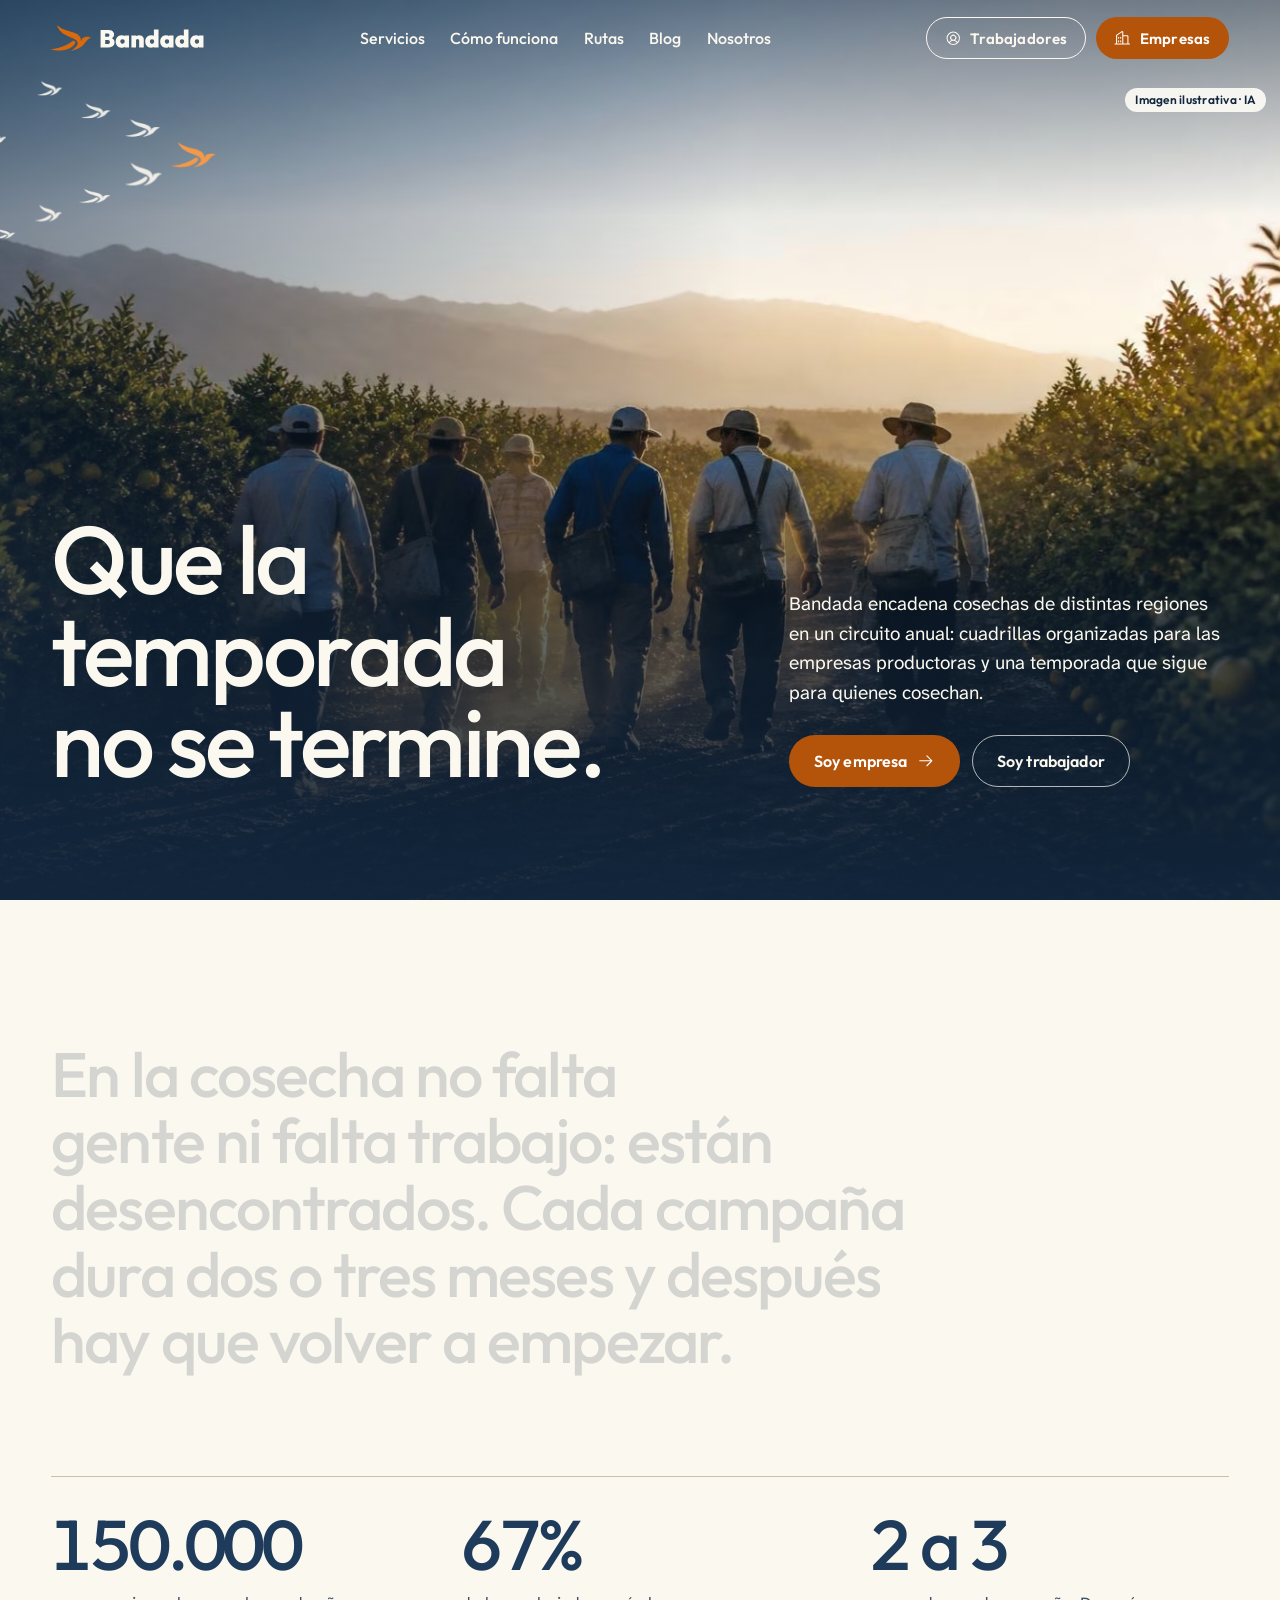
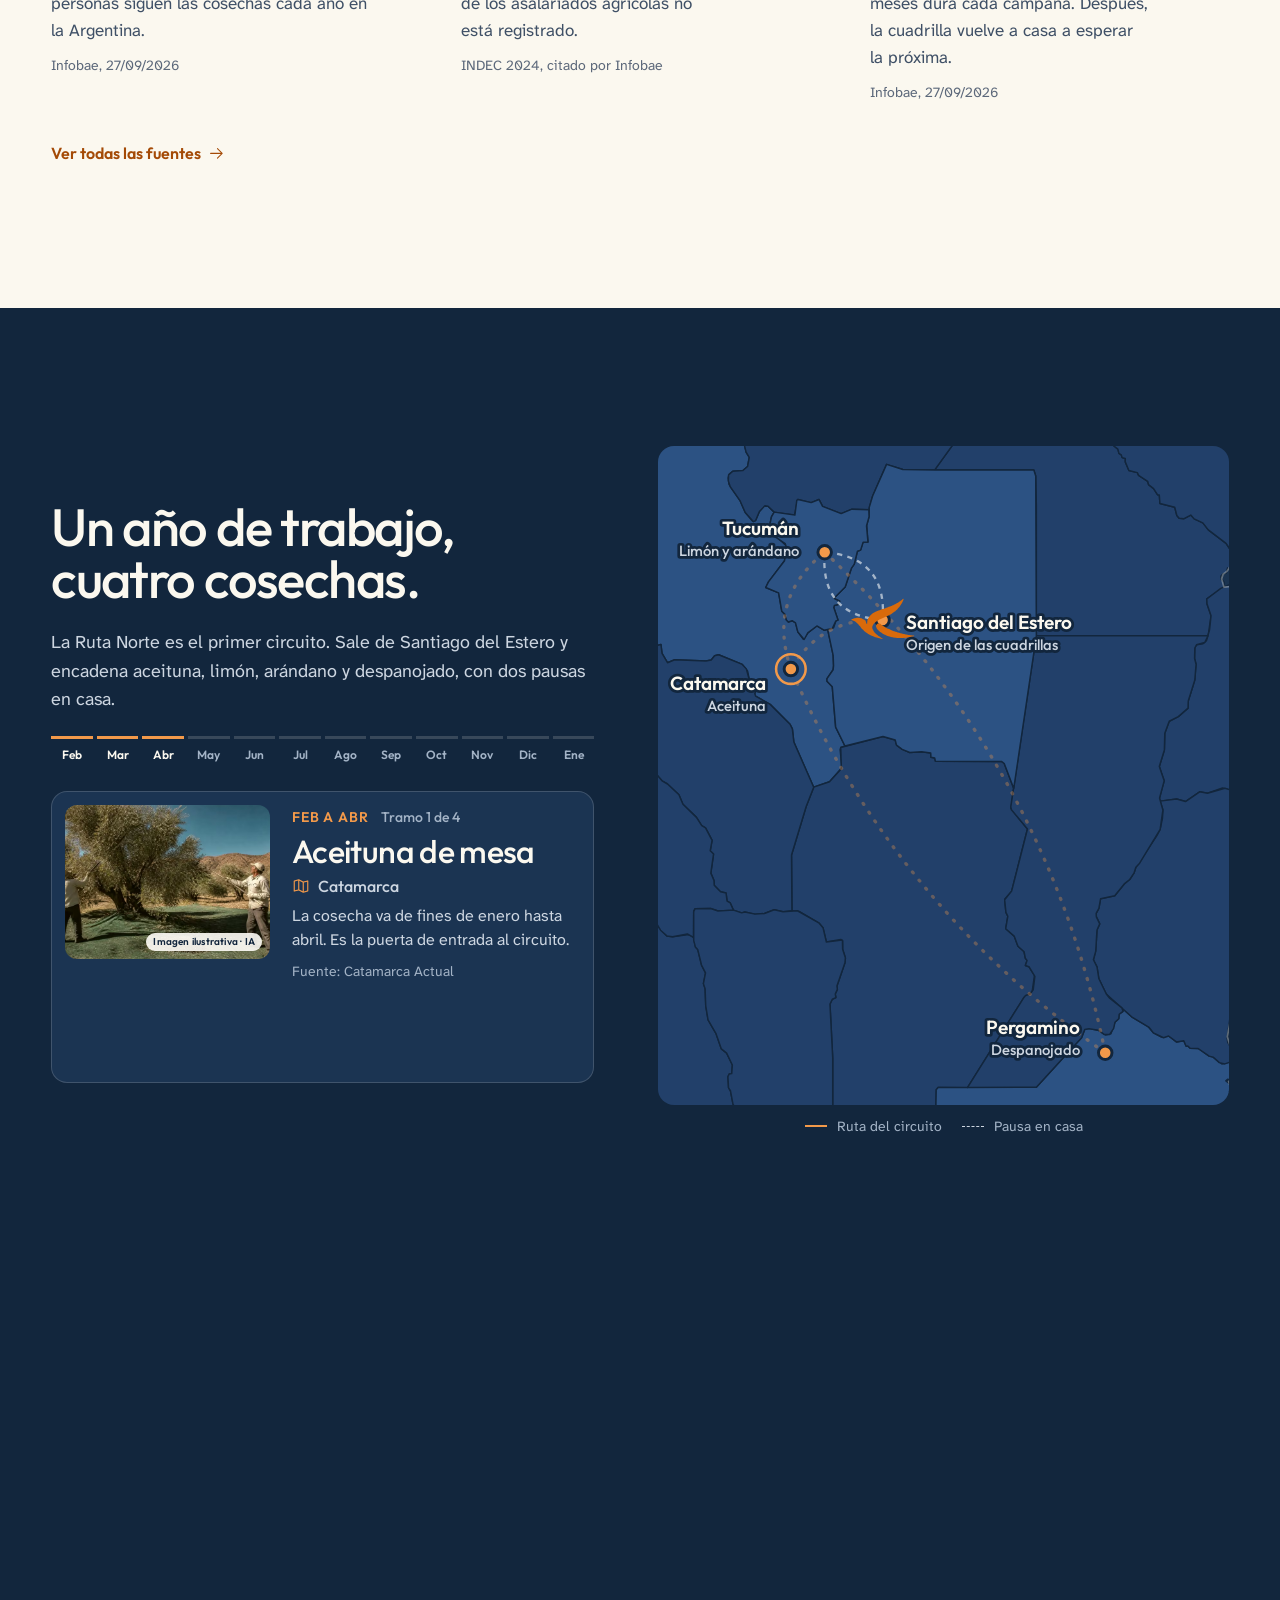
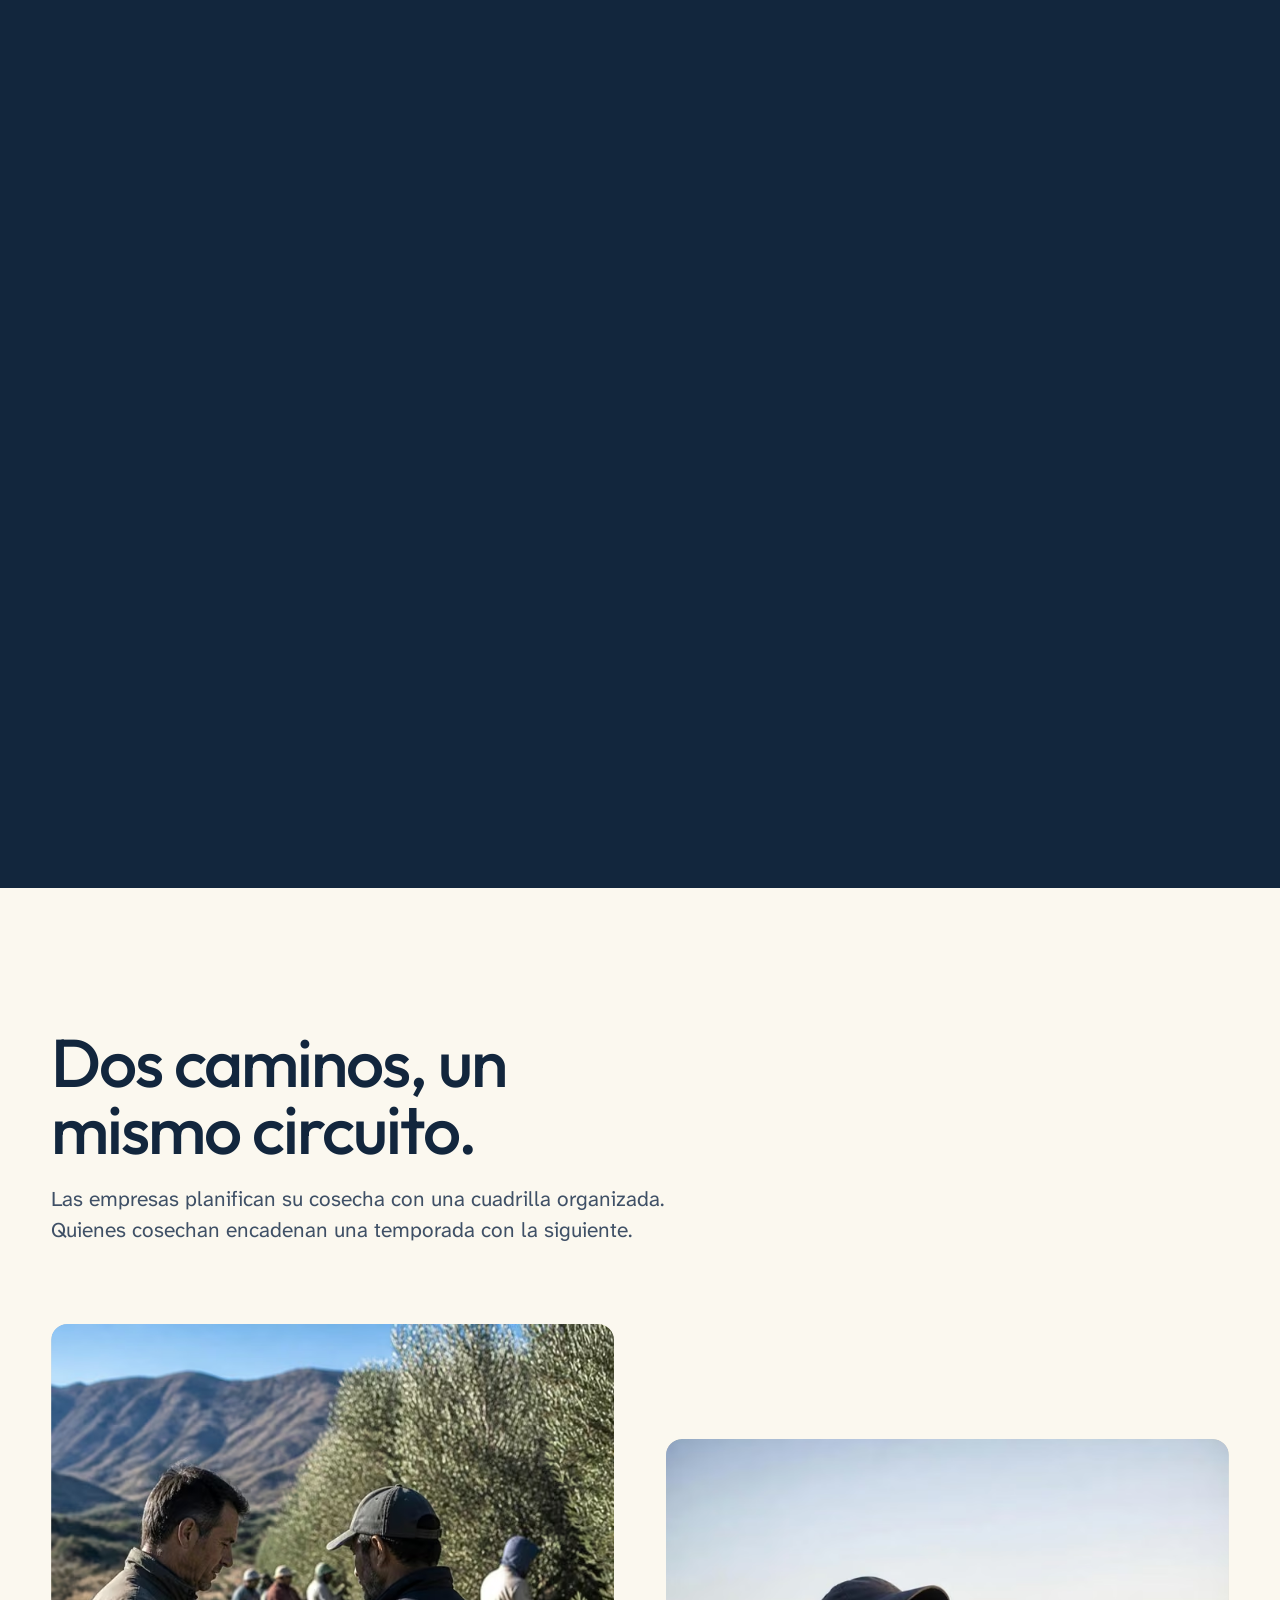
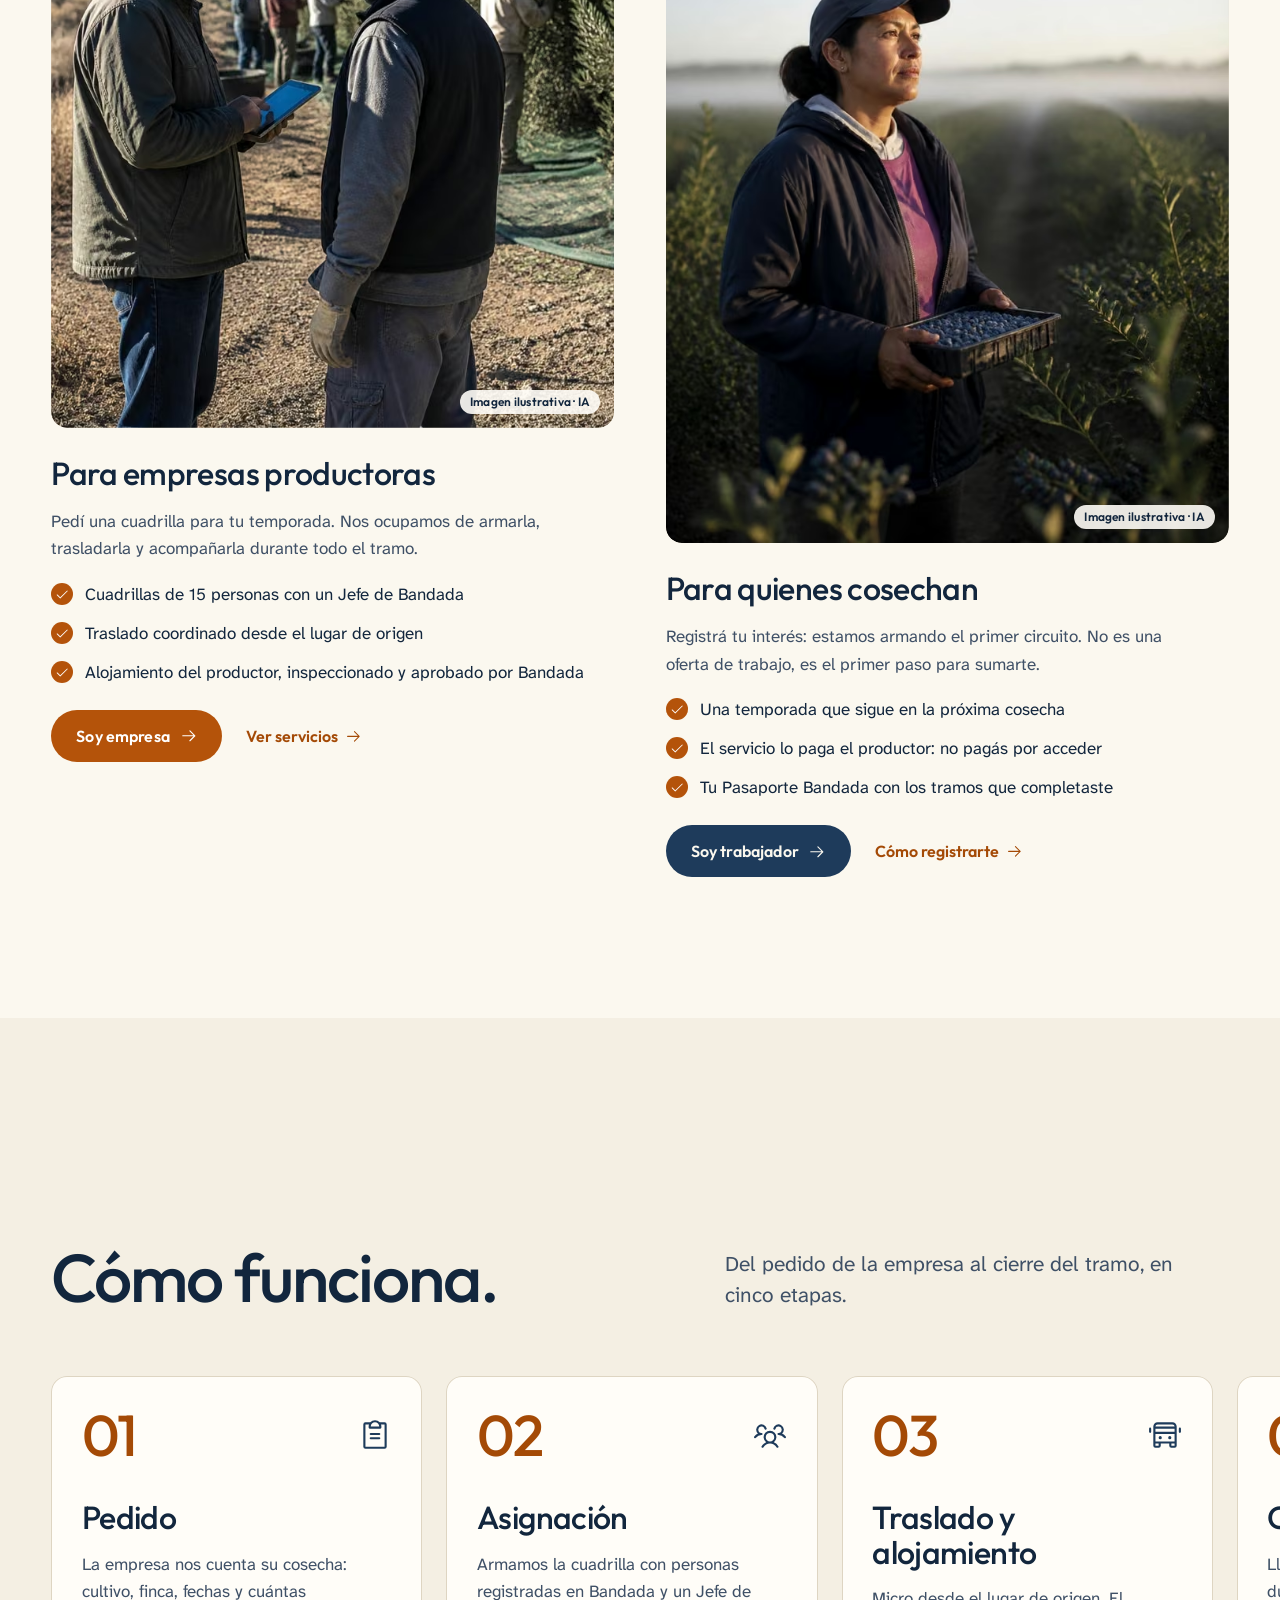
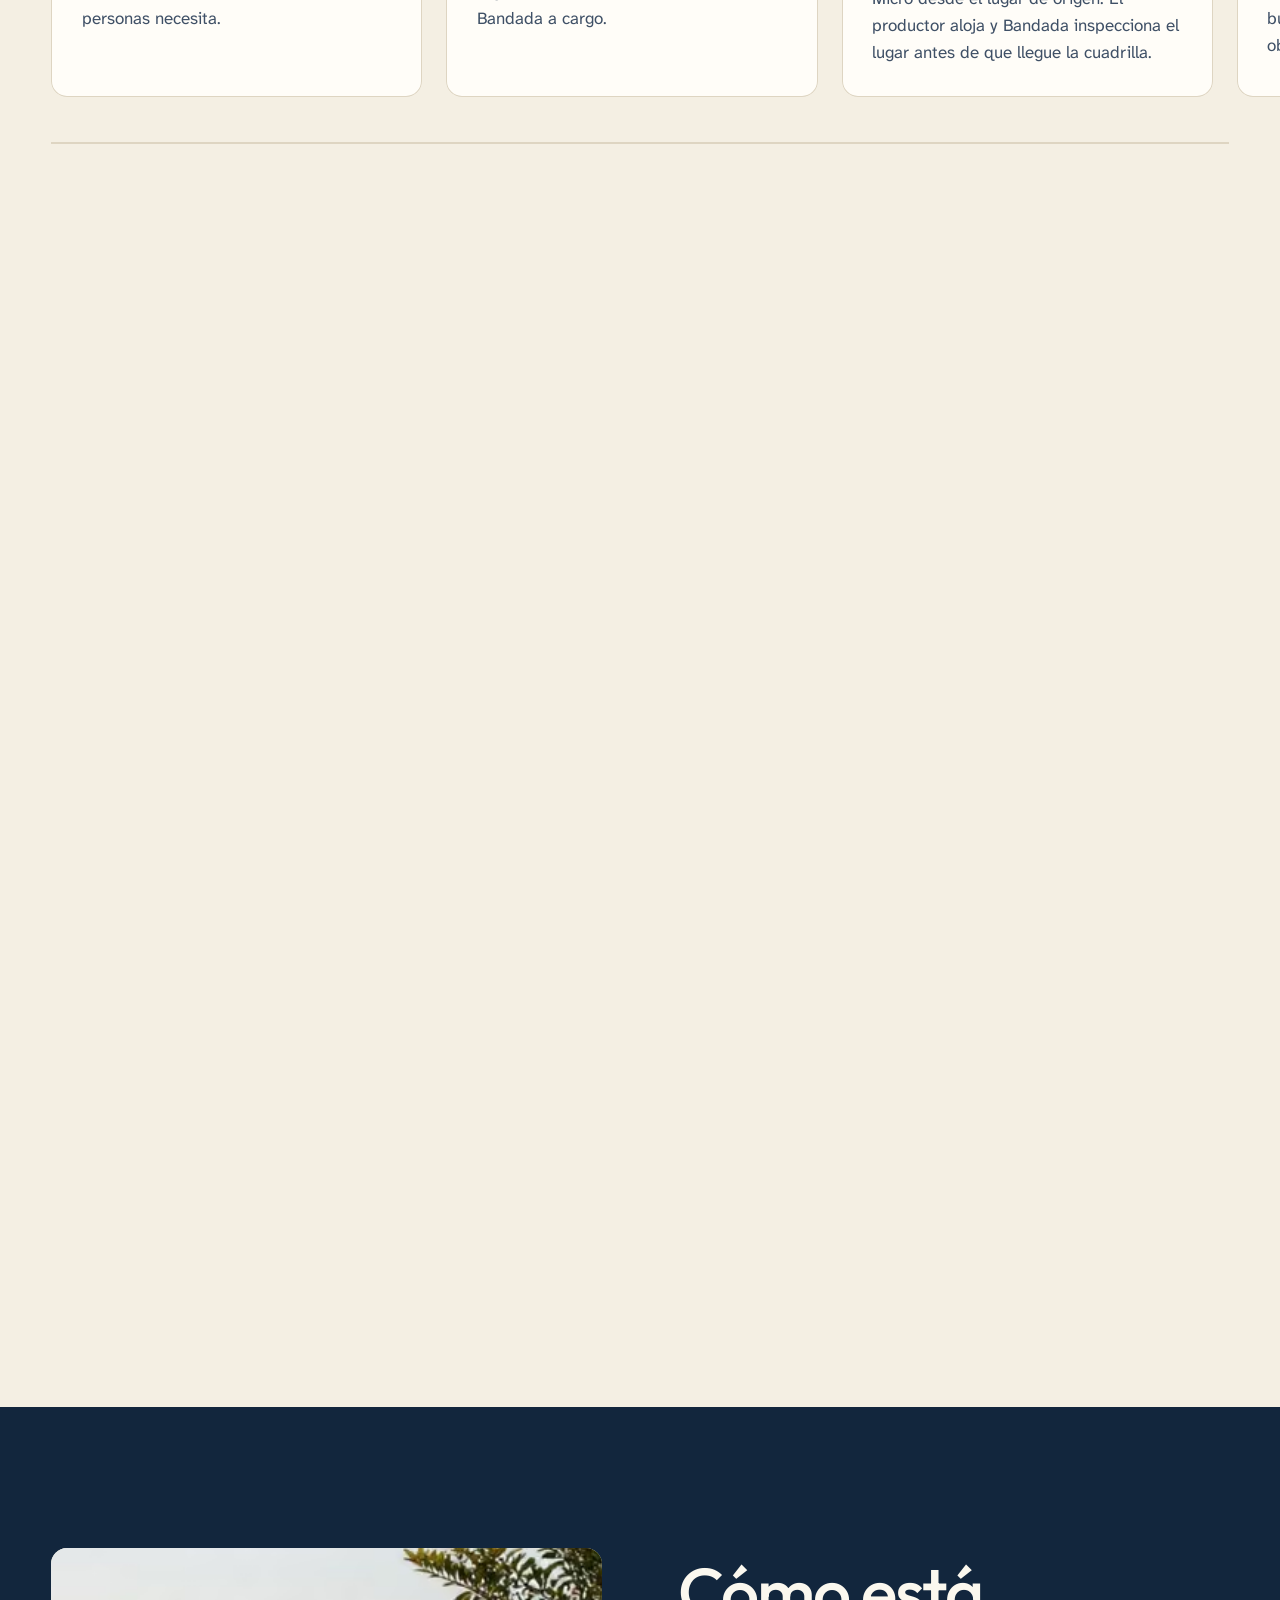
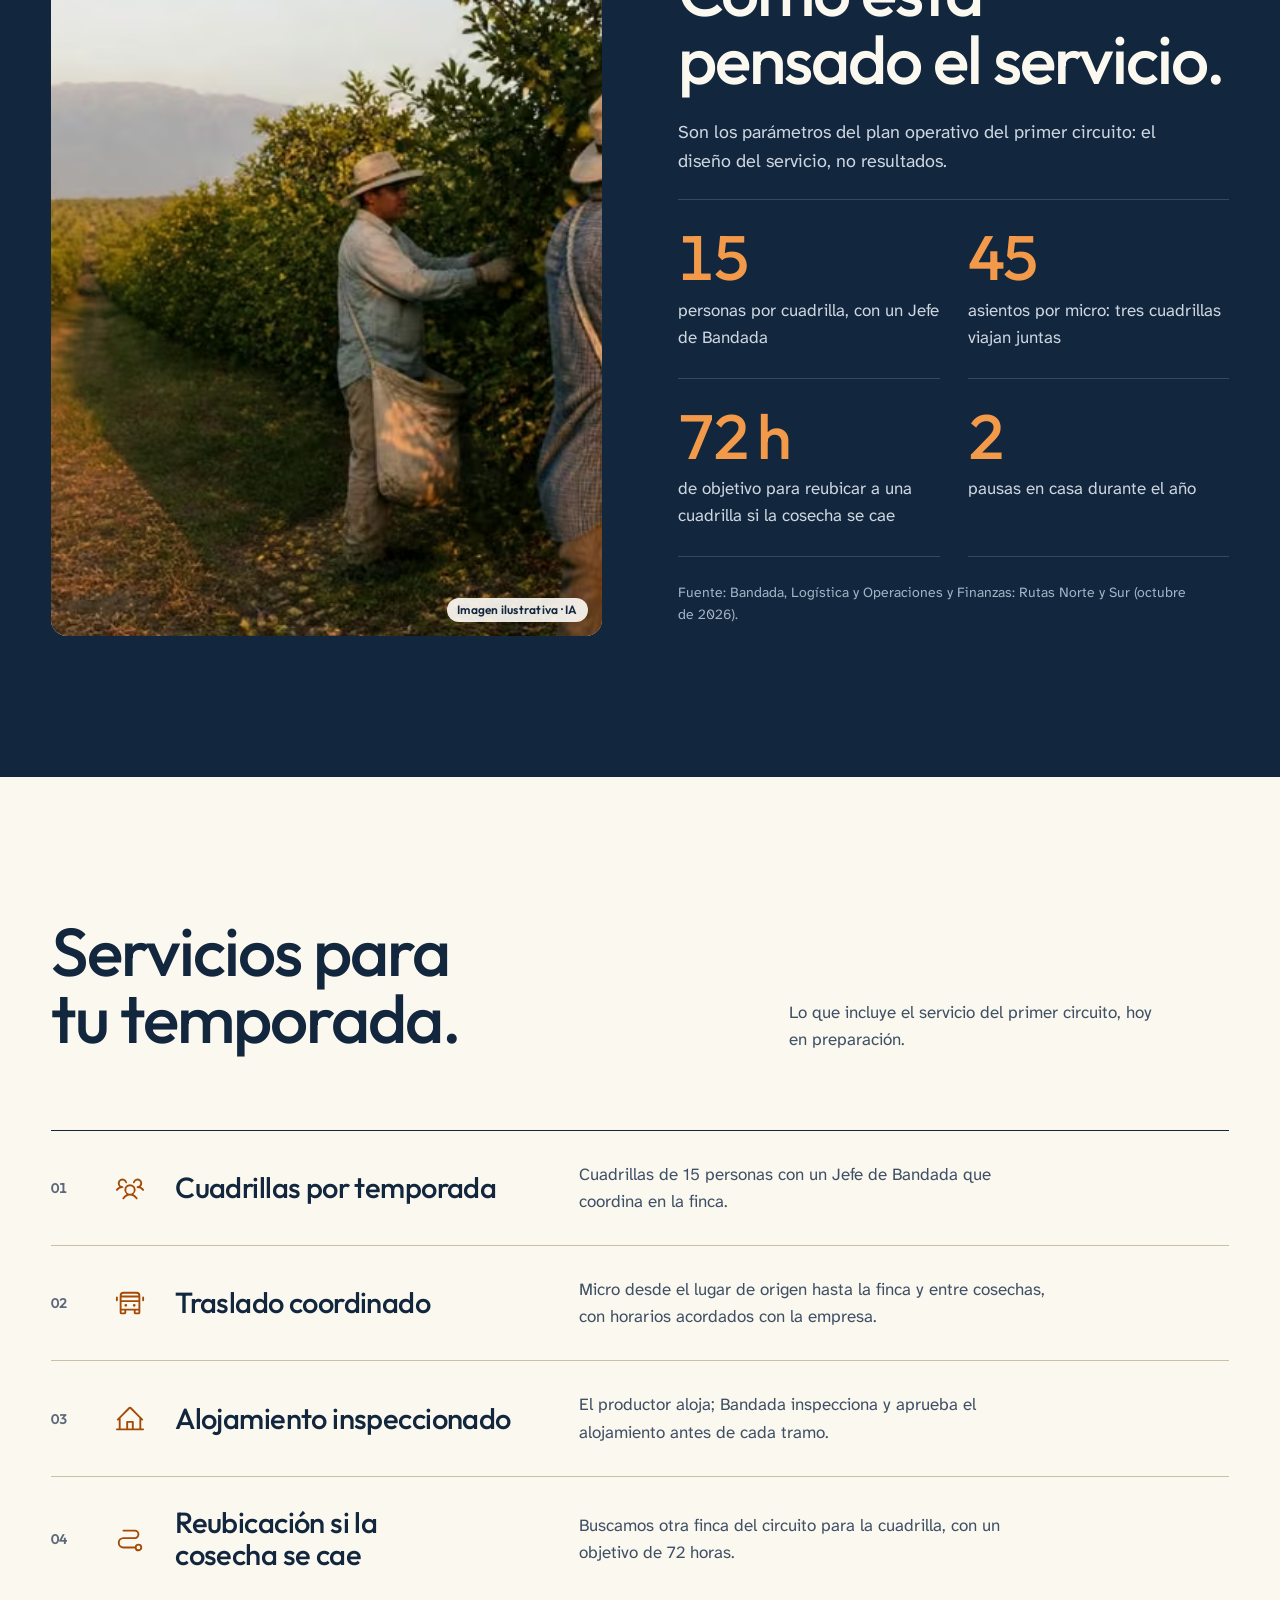
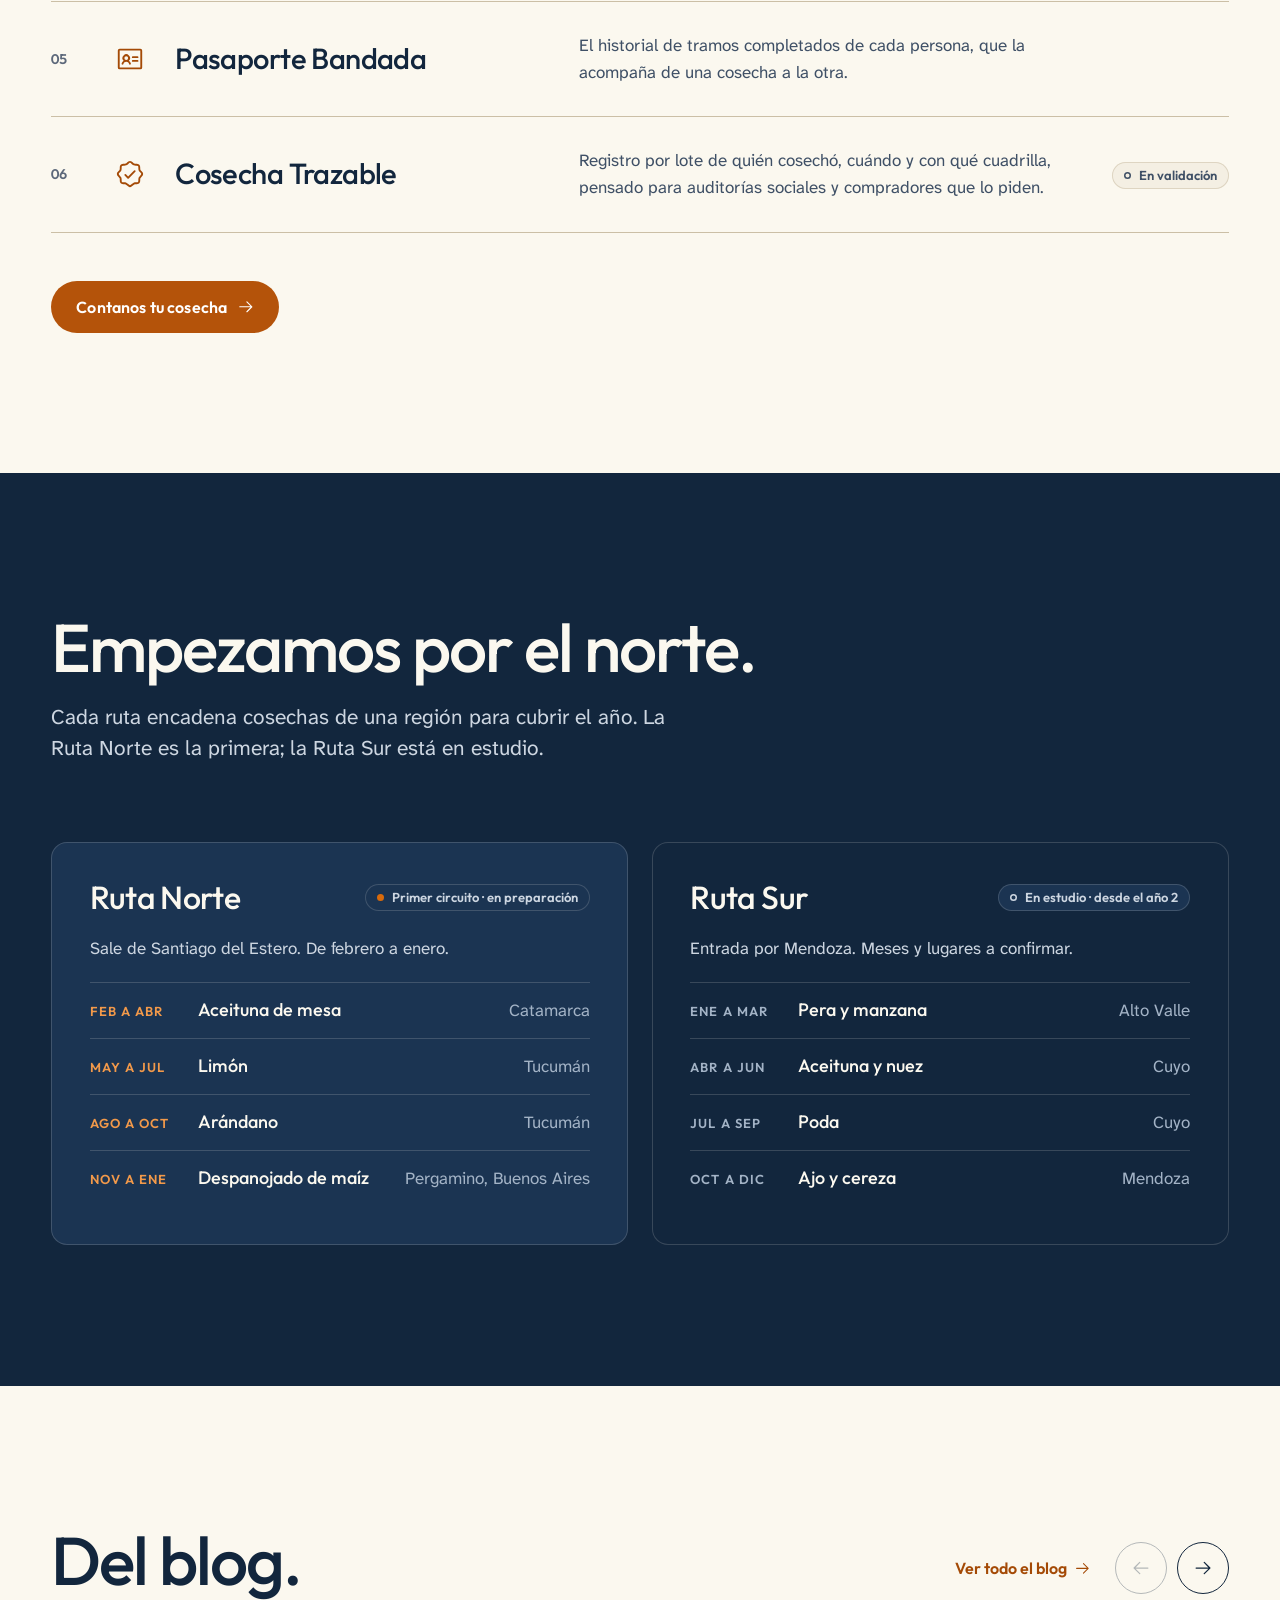
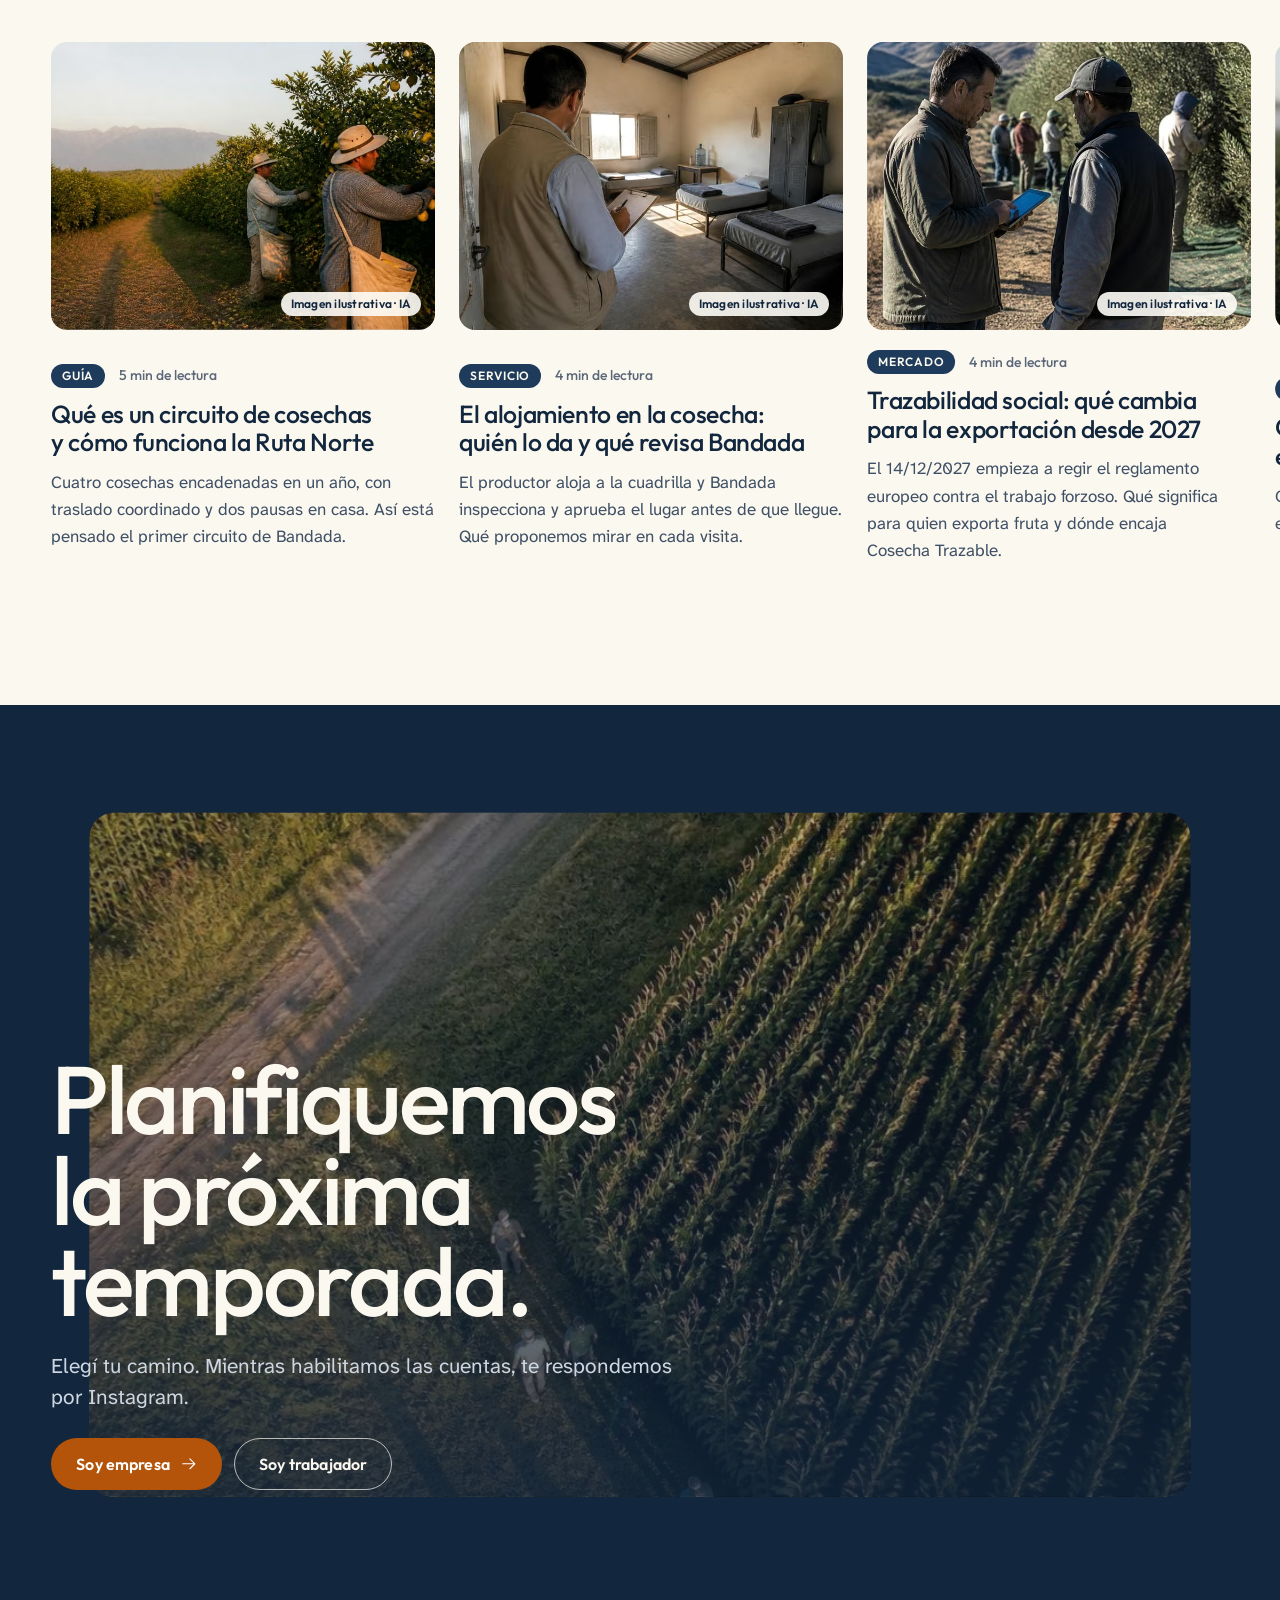
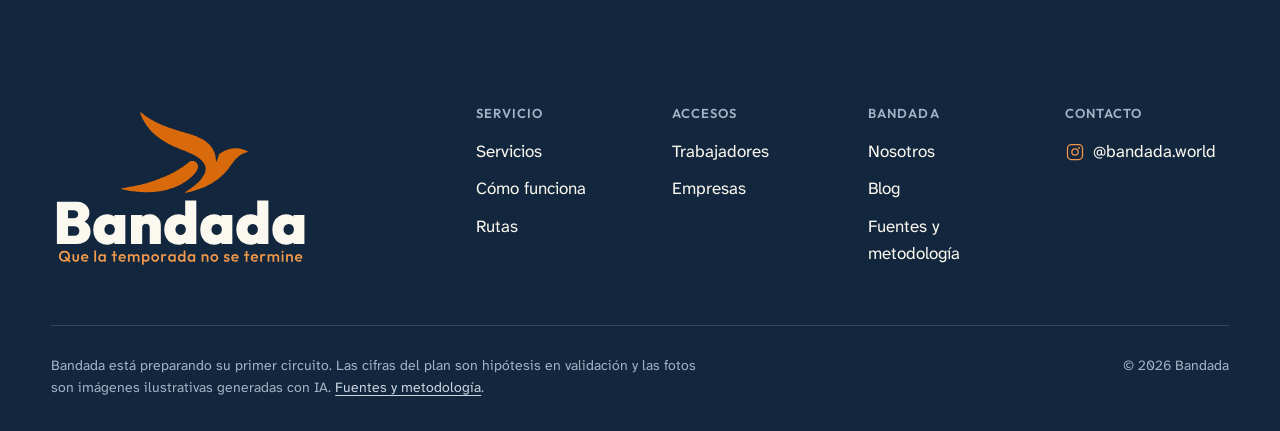
<file: index.html>
<!doctype html>
<html lang="es-AR">
<head>
<meta charset="utf-8">
<meta name="viewport" content="width=device-width, initial-scale=1, viewport-fit=cover">
<meta name="robots" content="noindex, nofollow">
<title>Bandada · Que la temporada no se termine</title>
<meta name="description" content="Bandada encadena cosechas en un circuito anual: cuadrillas organizadas para empresas productoras y una temporada que sigue para quienes cosechan. Primer circuito: Ruta Norte.">
<meta name="theme-color" content="#12263D">
<link rel="canonical" href="https://bandada.world/">
<meta property="og:type" content="website">
<meta property="og:locale" content="es_AR">
<meta property="og:site_name" content="Bandada">
<meta property="og:title" content="Bandada · Que la temporada no se termine">
<meta property="og:description" content="Bandada encadena cosechas en un circuito anual: cuadrillas organizadas para empresas productoras y una temporada que sigue para quienes cosechan. Primer circuito: Ruta Norte.">
<meta property="og:url" content="https://bandada.world/">
<meta property="og:image" content="https://bandada.world/img/og.jpg">
<meta name="twitter:card" content="summary_large_image">
<link rel="icon" href="img/marca/favicon.svg" type="image/svg+xml">
<link rel="preload" href="fonts/outfit.woff2" as="font" type="font/woff2" crossorigin>
<link rel="preload" href="fonts/atkinson-hyperlegible-next.woff2" as="font" type="font/woff2" crossorigin>
<link rel="preload" as="image" type="image/avif" imagesrcset="img/foto/hero-cuadrilla-800.avif 800w, img/foto/hero-cuadrilla-1200.avif 1200w, img/foto/hero-cuadrilla-1680.avif 1680w" imagesizes="100vw" media="(min-width: 641px)" fetchpriority="high">
<link rel="preload" as="image" type="image/avif" imagesrcset="img/foto/hero-cuadrilla-m-480.avif 480w, img/foto/hero-cuadrilla-m-708.avif 708w" imagesizes="100vw" media="(max-width: 640px)" fetchpriority="high">
<link rel="stylesheet" href="assets/css/bandada.css">
<link rel="stylesheet" href="assets/css/home.css">
<script>(function(d){d.classList.add('js');if(!matchMedia('(prefers-reduced-motion: reduce)').matches){d.classList.add('js-motion');setTimeout(function(){if(!window.Bandada)d.classList.remove('js-motion')},4000)}})(document.documentElement);</script>
<script src="assets/js/vendor/gsap.min.js" defer></script>
<script src="assets/js/vendor/ScrollTrigger.min.js" defer></script>
<script src="assets/js/vendor/SplitText.min.js" defer></script>
<script src="assets/js/vendor/lenis.min.js" defer></script>
<script src="assets/js/bandada.js" defer></script>
<script src="assets/js/home.js" defer></script>
</head>
<body>
<a class="saltar" href="#contenido">Saltar al contenido</a>
<header class="cab cab--sobre" data-cab>
  <div class="cab-in ancho">
    <a class="logo" href="./" aria-label="Bandada, inicio"><svg class="ave" aria-hidden="true" focusable="false"><use href="img/marca/marca.svg#ave"/></svg><svg class="palabra" aria-hidden="true" focusable="false"><use href="img/marca/marca.svg#palabra"/></svg></a>
    <nav class="cab-nav" aria-label="Principal"><a href="#servicios">Servicios</a><a href="#como">Cómo funciona</a><a href="#rutas">Rutas</a><a href="blog/">Blog</a><a href="nosotros/">Nosotros</a></nav>
    <div class="cab-acc">
      <a class="btn btn--contorno btn--chico" href="trabajadores/"><svg class="ico" aria-hidden="true" focusable="false"><use href="img/iconos.svg#i-user-circle"/></svg>Trabajadores</a>
      <a class="btn btn--chico" href="empresas/"><svg class="ico" aria-hidden="true" focusable="false"><use href="img/iconos.svg#i-buildings"/></svg>Empresas</a>
    </div>
    <button class="cab-menu" type="button" aria-expanded="false" aria-controls="menu" data-menu-abrir><svg class="ico" aria-hidden="true" focusable="false"><use href="img/iconos.svg#i-list"/></svg><span>Menú</span></button>
  </div>
</header>
<div class="menu" id="menu" data-menu>
  <div class="menu-velo" data-menu-cerrar></div>
  <div class="menu-panel" role="dialog" aria-modal="true" aria-label="Menú">
    <div class="menu-top">
      <a class="logo" href="./" aria-label="Bandada, inicio"><svg class="ave" aria-hidden="true" focusable="false"><use href="img/marca/marca.svg#ave"/></svg><svg class="palabra" aria-hidden="true" focusable="false"><use href="img/marca/marca.svg#palabra"/></svg></a>
      <button class="menu-cerrar" type="button" data-menu-cerrar><svg class="ico" aria-hidden="true" focusable="false"><use href="img/iconos.svg#i-x"/></svg><span>Cerrar</span></button>
    </div>
    <div class="menu-acc">
      <a href="trabajadores/"><strong>Trabajadores</strong><span>Tu próximo paso empieza acá</span><svg class="ico" aria-hidden="true" focusable="false"><use href="img/iconos.svg#i-arrow-right"/></svg></a>
      <a class="empresa" href="empresas/"><strong>Empresas</strong><span>Planificá tu próxima cosecha</span><svg class="ico" aria-hidden="true" focusable="false"><use href="img/iconos.svg#i-arrow-right"/></svg></a>
    </div>
    <ul class="menu-links"><li><a href="#servicios">Servicios</a></li><li><a href="#como">Cómo funciona</a></li><li><a href="#rutas">Rutas</a></li><li><a href="blog/">Blog</a></li><li><a href="nosotros/">Nosotros</a></li><li><a href="fuentes/">Fuentes</a></li></ul>
    <p class="menu-red"><svg class="ico" aria-hidden="true" focusable="false"><use href="img/iconos.svg#i-instagram-logo"/></svg><a href="https://www.instagram.com/bandada.world/" target="_blank" rel="noopener">@bandada.world</a></p>
  </div>
</div>
<main id="contenido">
  <section class="hero oscuro" aria-labelledby="hero-t">
    <div class="hero-media" data-hero-media>
      <picture>
        <source media="(max-width: 640px)" type="image/avif" srcset="img/foto/hero-cuadrilla-m-480.avif 480w, img/foto/hero-cuadrilla-m-708.avif 708w" sizes="100vw">
        <source media="(max-width: 640px)" type="image/webp" srcset="img/foto/hero-cuadrilla-m-480.webp 480w, img/foto/hero-cuadrilla-m-708.webp 708w" sizes="100vw">
        <source type="image/avif" srcset="img/foto/hero-cuadrilla-800.avif 800w, img/foto/hero-cuadrilla-1200.avif 1200w, img/foto/hero-cuadrilla-1680.avif 1680w" sizes="100vw">
        <source type="image/webp" srcset="img/foto/hero-cuadrilla-800.webp 800w, img/foto/hero-cuadrilla-1200.webp 1200w, img/foto/hero-cuadrilla-1680.webp 1680w" sizes="100vw">
        <img src="img/foto/hero-cuadrilla-1200.webp" alt="Una cuadrilla camina entre limoneros al atardecer, con los cerros de fondo." width="1680" height="944" fetchpriority="high" decoding="async">
      </picture>
    </div>
    <div class="hero-velo" aria-hidden="true"></div>
    <div class="bandada" aria-hidden="true" data-bandada></div>
    <div class="hero-in ancho">
      <h1 id="hero-t" class="t-display hero-t" data-hero-titulo>Que la temporada no se termine.</h1>
      <div class="hero-lado" data-hero-lado>
        <p class="hero-bajada">Bandada encadena cosechas de distintas regiones en un circuito anual: cuadrillas organizadas para las empresas productoras y una temporada que sigue para quienes cosechan.</p>
        <div class="hero-cta">
          <a class="btn" href="empresas/">Soy empresa <svg class="ico ico-flecha" aria-hidden="true" focusable="false"><use href="img/iconos.svg#i-arrow-right"/></svg></a>
          <a class="btn btn--claro" href="trabajadores/">Soy trabajador</a>
        </div>
      </div>
    </div>
    <div class="hero-pie ancho" data-hero-lado>
      <p>Ruta Norte <span aria-hidden="true">·</span> Catamarca <span aria-hidden="true">·</span> Tucumán <span aria-hidden="true">·</span> Pergamino</p>
      <a class="hero-bajar" href="#problema">Recorré el circuito <svg class="ico" aria-hidden="true" focusable="false"><use href="img/iconos.svg#i-caret-down"/></svg></a>
    </div>
    <span class="ia">Imagen ilustrativa · IA</span>
  </section>

  <section class="seccion problema" id="problema" aria-labelledby="prob-t">
    <div class="ancho">
      <h2 id="prob-t" class="problema-frase" data-scrub-texto>En la cosecha no falta gente ni falta trabajo: están desencontrados. Cada campaña dura dos o tres meses y después hay que volver a empezar.</h2>
      <ul class="datos">
        <li data-reveal><p class="dato-n"><span data-cuenta="150000">150.000</span></p><p>personas siguen las cosechas cada año en la Argentina.</p><p class="t-fuente">Infobae, 27/09/2026</p></li>
        <li data-reveal><p class="dato-n"><span data-cuenta="67">67</span>%</p><p>de los asalariados agrícolas no está registrado.</p><p class="t-fuente">INDEC 2024, citado por Infobae</p></li>
        <li data-reveal><p class="dato-n">2 a 3</p><p>meses dura cada campaña. Después, la cuadrilla vuelve a casa a esperar la próxima.</p><p class="t-fuente">Infobae, 27/09/2026</p></li>
      </ul>
      <a class="enlace-flecha" href="fuentes/"><span>Ver todas las fuentes</span><svg class="ico ico-flecha" aria-hidden="true" focusable="false"><use href="img/iconos.svg#i-arrow-right"/></svg></a>
    </div>
  </section>

  <section class="circuito oscuro" id="circuito" aria-labelledby="circ-t" data-circuito>
    <div class="circ-pin">
      <div class="circ-in ancho">
        <div class="circ-texto">
          <h2 id="circ-t" class="t-h2">Un año de trabajo, cuatro cosechas.</h2>
          <p class="circ-bajada">La Ruta Norte es el primer circuito. Sale de Santiago del Estero y encadena aceituna, limón, arándano y despanojado, con dos pausas en casa.</p>
          <ol class="circ-meses" aria-label="Meses del circuito, de febrero a enero"><li data-mes="0">Feb</li><li data-mes="1">Mar</li><li data-mes="2">Abr</li><li data-mes="3">May</li><li data-mes="4">Jun</li><li data-mes="5">Jul</li><li data-mes="6">Ago</li><li data-mes="7">Sep</li><li data-mes="8">Oct</li><li data-mes="9">Nov</li><li data-mes="10">Dic</li><li data-mes="11">Ene</li></ol>
          <ol class="tramos">
          <li class="tramo" data-tramo="0" data-meses="0,2">
            <figure class="foto tramo-foto"><picture><source type="image/avif" srcset="img/tramo-aceituna-720.avif 720w, img/tramo-aceituna-1200.avif 1200w" sizes="(max-width: 900px) 92vw, 30vw"><source type="image/webp" srcset="img/tramo-aceituna-720.webp 720w, img/tramo-aceituna-1200.webp 1200w" sizes="(max-width: 900px) 92vw, 30vw"><img src="img/tramo-aceituna-720.webp" alt="Cosecha de aceituna con mallas en Catamarca" width="1200" height="800" loading="lazy" decoding="async"></picture><span class="ia">Imagen ilustrativa · IA</span></figure>
            <div class="tramo-txt">
              <p class="tramo-meses">Feb a Abr<span>Tramo 1 de 4</span></p>
              <h3 class="t-h3">Aceituna de mesa</h3>
              <p class="tramo-lugar"><svg class="ico" aria-hidden="true" focusable="false"><use href="img/iconos.svg#i-map-trifold"/></svg>Catamarca</p>
              <p class="tramo-texto">La cosecha va de fines de enero hasta abril. Es la puerta de entrada al circuito.</p>
              <p class="t-fuente">Fuente: Catamarca Actual</p>
            </div>
          </li>
          <li class="tramo" data-tramo="1" data-meses="3,5">
            <figure class="foto tramo-foto"><picture><source type="image/avif" srcset="img/tramo-limon-720.avif 720w, img/tramo-limon-1200.avif 1200w" sizes="(max-width: 900px) 92vw, 30vw"><source type="image/webp" srcset="img/tramo-limon-720.webp 720w, img/tramo-limon-1200.webp 1200w" sizes="(max-width: 900px) 92vw, 30vw"><img src="img/tramo-limon-720.webp" alt="Cosecha de limón en Tucumán" width="1200" height="800" loading="lazy" decoding="async"></picture><span class="ia">Imagen ilustrativa · IA</span></figure>
            <div class="tramo-txt">
              <p class="tramo-meses">May a Jul<span>Tramo 2 de 4</span></p>
              <h3 class="t-h3">Limón</h3>
              <p class="tramo-lugar"><svg class="ico" aria-hidden="true" focusable="false"><use href="img/iconos.svg#i-map-trifold"/></svg>Tucumán</p>
              <p class="tramo-texto">Primero, una pausa en casa en mayo. La cosecha de limón emplea unas 40.000 personas.</p>
              <p class="t-fuente">Fuente: CEIL-CONICET (2024)</p>
            </div>
          </li>
          <li class="tramo" data-tramo="2" data-meses="6,8">
            <figure class="foto tramo-foto"><picture><source type="image/avif" srcset="img/tramo-arandano-720.avif 720w, img/tramo-arandano-1200.avif 1200w" sizes="(max-width: 900px) 92vw, 30vw"><source type="image/webp" srcset="img/tramo-arandano-720.webp 720w, img/tramo-arandano-1200.webp 1200w" sizes="(max-width: 900px) 92vw, 30vw"><img src="img/tramo-arandano-720.webp" alt="Manos cosechando arándanos" width="1200" height="800" loading="lazy" decoding="async"></picture><span class="ia">Imagen ilustrativa · IA</span></figure>
            <div class="tramo-txt">
              <p class="tramo-meses">Ago a Oct<span>Tramo 3 de 4</span></p>
              <h3 class="t-h3">Arándano</h3>
              <p class="tramo-lugar"><svg class="ico" aria-hidden="true" focusable="false"><use href="img/iconos.svg#i-map-trifold"/></svg>Tucumán</p>
              <p class="tramo-texto">Pico de cosecha en septiembre y octubre, con 30 a 40 personas por hectárea. Al terminar, otra pausa en casa.</p>
              <p class="t-fuente">Fuente: IBO (2026)</p>
            </div>
          </li>
          <li class="tramo" data-tramo="3" data-meses="9,11">
            <figure class="foto tramo-foto"><picture><source type="image/avif" srcset="img/tramo-despanojado-720.avif 720w, img/tramo-despanojado-1200.avif 1200w" sizes="(max-width: 900px) 92vw, 30vw"><source type="image/webp" srcset="img/tramo-despanojado-720.webp 720w, img/tramo-despanojado-1200.webp 1200w" sizes="(max-width: 900px) 92vw, 30vw"><img src="img/tramo-despanojado-720.webp" alt="Despanojado de maíz en la pampa" width="1200" height="800" loading="lazy" decoding="async"></picture><span class="ia">Imagen ilustrativa · IA</span></figure>
            <div class="tramo-txt">
              <p class="tramo-meses">Nov a Ene<span>Tramo 4 de 4</span></p>
              <h3 class="t-h3">Despanojado de maíz</h3>
              <p class="tramo-lugar"><svg class="ico" aria-hidden="true" focusable="false"><use href="img/iconos.svg#i-map-trifold"/></svg>Pergamino, Buenos Aires</p>
              <p class="tramo-texto">Unos 12.100 santiagueños viajaban cada campaña al despanojado del noreste bonaerense. En febrero, el circuito vuelve a empezar.</p>
              <p class="t-fuente">Fuente: Trabajo y Sociedad (2014)</p>
            </div>
          </li>
          </ol>
        </div>
        <div class="circ-mapa">
      <svg class="mapa" viewBox="172 128 270 312" role="img" aria-labelledby="mapa-t" data-mapa data-legs="M278.3 210.4 Q249.6 209.0 234.9 233.6|M234.9 233.6 Q223.5 200.3 250.9 178.3|M250.9 178.3 Q355.2 275.5 383.7 415.2|M383.7 415.2 Q283.9 345.2 234.9 233.6">
        <title id="mapa-t">Mapa de la Ruta Norte: sale de Santiago del Estero, pasa por Catamarca y Tucumán, sigue a Pergamino y en febrero vuelve a Catamarca.</title>
        <g class="co" aria-hidden="true"><path d="M589.4 410.2L586.5 413.8L584.7 419.5L578.8 427.2L577.6 431.6L571.1 436.2L566.6 441.3L563.7 441.2L561.0 443.4L545.6 450.1L540.1 448.9L536.1 448.9L532.3 445.9L523.6 444.9L518.2 446.0L510.9 449.3L507.1 449.1L503.2 447.7L501.1 444.8L489.9 441.5L480.8 434.0L470.2 433.9L462.0 434.9L460.8 433.9L458.3 429.2L451.2 422.5L445.7 415.9L444.6 409.5L447.0 394.1L446.8 391.5L448.8 390.0L450.8 389.7L452.8 387.5L454.5 384.3L454.8 381.8L451.4 367.7L453.6 362.6L453.7 360.2L452.4 358.0L452.6 351.4L451.7 349.3L452.4 347.6L455.9 344.1L457.5 339.1L457.5 337.6L455.6 334.9L456.2 332.3L460.2 324.9L460.9 321.8L460.0 317.5L460.4 316.2L461.9 315.6L462.6 313.6L462.3 308.7L460.8 304.6L462.0 301.4L467.1 294.7L467.3 292.4L468.3 291.1L469.9 293.6L479.6 294.3L482.3 289.7L484.8 288.5L490.5 288.4L509.3 305.9L513.0 310.9L514.3 312.9L514.2 321.0L517.9 320.7L519.8 319.6L525.6 313.3L532.4 319.9L535.6 325.9L537.9 327.7L540.3 328.9L541.8 327.7L545.8 331.4L554.6 334.6L560.9 343.3L565.1 347.0L573.7 350.3L578.2 353.8L582.8 365.4L589.6 371.3L593.4 372.8L596.4 376.5L588.7 385.7L586.2 387.7L584.8 391.1L584.8 407.3L586.8 409.1Z"/><path d="M458.7 0.0L459.5 6.7L458.6 11.8L459.1 13.8L457.6 18.3L458.4 20.4L462.3 21.5L465.1 20.1L469.5 22.9L476.3 24.0L478.9 23.3L487.5 25.8L496.2 24.6L499.3 20.2L501.5 19.3L503.0 19.9L504.2 22.7L507.3 25.6L518.6 27.1L520.0 28.6L521.3 30.5L521.5 33.9L522.8 36.6L524.4 37.6L525.2 39.3L524.3 46.5L525.7 53.4L526.8 55.4L527.0 61.0L528.0 64.2L527.5 69.7L529.7 73.3L530.2 79.3L531.0 82.1L532.4 83.5L537.3 84.4L543.4 82.9L553.6 77.5L558.9 80.5L564.5 85.4L562.3 88.1L563.4 94.0L562.5 101.5L558.5 119.5L559.0 121.3L554.0 131.8L553.4 151.0L552.1 161.1L549.9 168.6L547.8 172.6L544.7 174.3L543.9 176.2L539.2 180.5L539.0 182.0L530.7 184.6L528.7 188.2L526.7 189.3L524.8 196.3L522.4 198.2L520.3 198.3L515.7 195.2L512.4 194.6L509.6 195.1L505.4 199.0L503.7 202.3L501.8 202.9L499.7 200.7L497.0 200.0L493.8 200.8L491.3 200.5L489.4 199.1L486.5 198.9L482.5 200.1L474.5 198.7L462.5 194.9L452.3 193.5L439.9 194.8L438.8 190.9L439.5 188.7L441.5 187.1L444.7 181.7L447.9 179.5L447.6 178.4L449.4 176.6L450.3 173.5L451.7 171.9L451.3 163.6L454.0 156.8L460.3 151.0L464.1 140.6L469.4 135.2L468.9 130.9L467.3 128.3L462.2 121.9L458.3 118.9L453.2 116.5L449.9 115.7L448.3 116.6L446.7 115.9L445.1 113.7L442.3 112.0L436.5 110.1L423.2 102.6L403.1 86.9L396.8 84.1L392.5 84.2L385.6 82.6L376.0 79.0L370.5 75.6L369.0 72.3L365.5 68.9L359.9 65.6L355.1 61.0L348.6 56.4L344.9 52.3L341.0 45.9L336.7 37.3L332.2 31.5L325.0 26.5L324.3 24.6L331.1 0.0Z"/><path d="M165.9 0.0L166.1 4.0L168.2 8.5L169.2 16.2L171.8 18.7L172.8 27.9L174.8 33.3L174.9 44.3L177.3 46.2L183.4 46.6L194.4 44.3L199.7 50.3L189.8 84.9L164.3 96.9L162.9 99.2L159.4 102.0L158.7 103.8L156.9 104.9L155.4 108.8L155.4 111.8L156.4 113.9L158.1 114.8L159.2 119.0L160.5 120.4L159.1 122.3L157.2 122.7L154.5 131.4L154.3 133.6L156.8 142.1L159.6 155.9L155.0 162.6L154.5 166.6L157.6 173.3L162.3 180.2L162.3 183.4L161.5 185.2L156.1 187.2L154.5 189.0L152.8 189.3L151.2 187.8L147.2 189.5L144.5 197.9L142.9 199.3L137.9 215.3L135.7 216.9L130.4 224.3L128.9 224.5L127.8 227.4L124.1 231.7L123.2 236.6L121.9 239.3L121.6 244.1L119.2 254.8L114.4 259.7L113.5 262.2L116.4 277.1L115.4 287.5L118.2 288.9L118.7 290.7L117.5 292.0L115.5 296.8L111.4 297.8L109.9 296.9L109.7 299.6L104.3 315.1L105.5 319.1L103.2 322.4L100.8 322.1L99.4 323.3L97.6 337.4L101.4 346.6L103.0 348.0L104.8 347.9L107.0 350.4L106.0 352.9L104.1 353.3L103.9 354.6L105.1 360.8L106.9 362.2L107.7 366.3L109.4 367.7L109.2 372.8L111.0 378.9L113.7 381.5L113.1 384.1L111.6 386.3L111.9 392.1L113.7 394.5L115.2 394.7L117.3 393.8L119.4 394.9L120.1 398.7L117.6 405.5L117.3 409.9L118.5 426.4L117.7 427.4L112.8 428.9L111.4 433.3L106.0 443.4L103.1 457.3L98.4 460.6L99.1 462.7L100.8 463.3L101.2 467.5L102.4 469.9L103.4 478.2L102.4 481.8L102.7 488.0L101.2 490.3L98.2 490.8L93.7 495.4L92.9 499.0L88.4 500.0L84.1 503.4L83.8 507.5L80.2 514.2L82.3 523.2L80.0 529.5L81.9 534.3L80.4 540.5L80.9 544.9L84.9 554.3L86.6 567.8L90.1 571.1L89.8 573.2L87.1 577.7L83.2 578.3L77.6 581.2L74.2 584.2L73.6 585.9L73.7 596.0L70.3 606.6L67.0 606.3L65.1 607.7L67.5 616.1L66.9 620.6L65.6 623.1L63.9 623.1L62.8 624.1L62.3 625.8L62.8 628.1L65.8 631.2L65.5 632.7L62.7 634.6L59.1 643.1L58.8 646.4L60.8 649.8L60.6 670.2L5.1 670.2L1.0 657.4L0.5 652.6L2.3 649.1L6.2 635.6L7.4 628.7L9.4 622.7L9.4 618.7L16.8 612.9L21.4 600.6L22.1 593.9L13.7 570.0L13.4 565.2L15.3 554.3L13.8 549.9L9.7 542.8L9.6 539.2L11.3 535.4L9.6 530.8L11.4 525.7L17.9 526.9L20.8 526.3L22.4 525.0L23.6 521.2L25.2 509.0L28.4 507.4L32.2 499.0L34.9 485.2L40.4 477.8L39.3 472.0L42.7 467.4L46.1 460.4L50.7 455.6L51.9 449.7L55.5 439.5L57.4 428.5L57.1 424.4L62.0 412.8L66.7 407.2L67.5 402.8L65.8 399.7L65.8 395.0L64.5 388.5L68.8 384.3L72.8 374.0L72.5 369.9L73.7 364.8L71.1 358.8L70.7 345.3L66.8 324.0L67.0 317.9L65.5 305.9L66.6 295.9L74.3 289.6L76.7 273.1L76.4 266.2L75.6 263.1L71.8 258.0L70.9 248.9L71.6 246.5L74.7 243.9L77.0 240.3L78.1 234.8L80.4 230.5L81.3 220.0L83.2 211.6L84.2 208.7L87.8 204.0L88.6 190.6L95.8 161.8L95.4 158.3L96.1 150.5L93.9 143.6L96.2 135.6L100.3 129.9L101.4 125.7L101.6 123.1L97.9 105.4L99.8 88.1L99.8 79.9L103.1 69.2L99.7 66.4L97.5 62.6L98.2 52.2L101.4 51.4L104.8 45.2L106.9 35.4L107.8 23.2L111.7 0.0Z"/><path d="M600.0 0.0L600.0 400.8L589.4 410.2L586.8 409.1L584.8 407.3L584.8 391.1L586.2 387.7L588.7 385.7L596.4 376.5L593.4 372.8L589.6 371.3L582.8 365.4L578.2 353.8L573.7 350.3L565.1 347.0L560.9 343.3L554.6 334.6L545.8 331.4L541.8 327.7L540.3 328.9L537.9 327.7L535.6 325.9L532.4 319.9L525.6 313.3L519.8 319.6L517.9 320.7L514.2 321.0L514.3 312.9L513.0 310.9L509.3 305.9L490.5 288.4L484.8 288.5L482.3 289.7L479.6 294.3L469.9 293.6L468.3 291.1L474.1 286.0L476.6 282.8L477.1 280.0L479.3 277.5L483.2 275.3L487.5 271.3L495.1 260.9L496.1 258.1L498.0 255.9L500.7 254.4L503.0 251.2L505.1 246.4L507.8 242.5L513.3 237.3L514.7 234.2L517.0 232.7L517.4 230.2L518.3 229.7L523.2 230.6L523.1 228.0L521.5 226.4L522.1 224.7L526.2 221.9L529.2 220.8L533.0 216.3L535.9 214.4L540.0 213.3L541.7 210.0L544.1 209.3L545.4 208.0L546.4 204.4L547.7 202.8L552.4 201.9L555.6 199.5L562.1 198.5L564.0 197.1L567.0 192.8L568.2 193.5L576.1 188.4L578.3 183.6L579.5 180.4L578.5 175.9L579.7 162.6L580.9 160.4L580.8 158.3L576.5 149.4L574.5 139.7L572.7 139.0L571.1 136.6L569.0 136.4L567.0 134.8L558.7 138.2L556.1 136.6L553.8 136.6L554.0 131.8L559.0 121.3L558.5 119.5L562.5 101.5L563.4 94.0L562.3 88.1L564.5 85.4L558.9 80.5L553.6 77.5L543.4 82.9L537.3 84.4L532.4 83.5L531.0 82.1L529.7 73.3L527.5 69.7L528.0 64.2L527.0 61.0L526.8 55.4L525.7 53.4L524.3 46.5L525.2 39.3L524.4 37.6L522.8 36.6L521.5 33.9L521.3 30.5L518.6 27.1L507.3 25.6L504.2 22.7L503.0 19.9L501.5 19.3L499.3 20.2L496.2 24.6L487.5 25.8L478.9 23.3L476.3 24.0L469.5 22.9L465.1 20.1L462.3 21.5L460.6 21.3L458.4 20.4L457.6 18.3L459.1 13.8L458.6 11.8L459.5 6.7L458.7 0.0Z"/><path d="M331.1 0.0L324.3 24.6L321.6 22.1L318.8 16.7L295.0 16.9L293.8 17.7L290.9 16.9L288.0 17.7L286.4 19.2L278.1 37.0L276.4 44.5L268.4 24.4L257.4 20.4L235.1 20.1L225.8 11.2L222.3 10.1L218.1 20.6L208.2 24.0L205.7 30.5L199.0 35.3L198.4 38.6L194.4 44.3L183.4 46.6L177.3 46.2L174.9 44.3L174.8 33.3L172.8 27.9L171.8 18.7L169.2 16.2L168.2 8.5L166.1 4.0L165.9 0.0Z"/></g>
<g class="pvs" aria-hidden="true"><path class="pv" data-pv="buenos-aires" d="M495.2 510.6L494.7 517.0L488.9 524.8L484.1 533.2L471.8 547.3L470.6 550.0L470.5 555.3L469.8 557.0L466.1 559.8L452.7 567.3L426.8 576.2L410.5 579.2L405.8 581.0L375.3 585.6L371.0 585.3L367.3 586.4L359.2 585.8L356.6 586.8L352.1 586.2L350.8 585.3L347.5 585.8L341.0 583.8L338.4 580.1L332.0 579.7L332.2 583.1L333.3 583.0L333.7 585.1L335.0 584.9L332.6 589.8L333.2 592.9L335.5 595.0L333.6 594.9L338.1 595.9L342.2 598.6L341.2 600.2L337.5 596.8L334.7 596.8L338.5 600.7L341.3 601.6L339.6 613.9L338.2 615.2L336.0 614.9L334.1 613.6L334.7 615.0L333.9 615.5L332.4 621.7L333.2 623.7L332.6 626.4L329.9 628.3L328.9 630.2L331.0 635.4L333.5 636.6L334.8 638.8L335.3 638.4L335.7 640.8L335.2 641.2L333.0 640.0L333.4 642.3L337.7 640.9L336.3 642.0L335.6 644.9L333.2 649.2L321.4 654.9L320.0 654.8L318.2 651.4L310.9 644.9L303.2 643.7L303.4 438.3L303.6 432.7L304.6 431.6L351.1 431.5L372.5 408.1L374.0 404.2L376.0 403.8L380.8 404.7L383.8 406.8L386.4 406.2L388.3 400.8L390.1 399.1L390.3 397.0L392.1 395.6L391.6 394.0L396.6 398.5L404.0 402.9L406.5 405.8L410.3 407.8L413.7 407.3L417.4 410.1L420.9 409.5L422.0 412.1L422.8 412.0L423.9 413.1L427.7 413.2L432.9 416.8L434.8 417.3L438.9 420.5L444.4 419.1L445.8 419.9L446.3 425.2L444.0 428.0L441.6 427.8L440.8 428.5L444.2 431.1L442.5 433.5L443.6 436.3L441.8 437.9L441.1 440.8L441.7 442.7L444.5 444.8L445.5 442.8L448.1 440.9L452.7 444.0L457.1 445.2L458.1 446.5L460.8 446.7L464.0 449.3L470.8 452.8L478.6 460.7L482.1 467.2L475.6 476.8L474.5 481.3L475.2 485.5L478.6 491.6L482.6 495.3L487.5 497.6L487.5 498.8L489.8 497.4L492.3 497.4L492.1 496.2L493.1 496.5L494.4 499.2ZM345.5 591.0L346.8 593.4L346.0 594.5L342.1 592.5L340.1 589.4L344.5 590.4L345.2 591.5ZM340.4 587.2L339.4 587.5L339.4 586.5L341.7 586.6L343.8 588.0L342.6 588.6ZM338.4 632.5L340.2 632.6L342.0 635.2L339.8 638.8L338.2 638.6L338.1 637.0L336.1 637.0ZM339.5 624.3L341.7 624.8L342.4 625.8L342.3 631.4L339.1 626.0Z"/><path class="pv" data-pv="catamarca" d="M161.8 185.8L162.7 180.9L155.1 169.2L154.4 166.1L155.0 161.0L159.4 156.8L159.7 155.6L157.2 142.6L155.4 139.5L155.6 136.5L154.0 133.2L157.2 122.6L176.9 126.8L212.7 126.5L213.7 130.9L215.2 133.4L214.4 137.7L212.2 139.6L207.6 139.9L205.7 141.3L205.2 143.1L205.6 146.1L210.9 154.0L213.3 159.5L216.8 163.6L218.2 163.3L220.0 159.0L222.1 156.5L224.1 156.5L227.0 159.3L225.7 161.6L224.2 168.8L225.1 169.8L228.1 170.9L232.8 175.3L231.9 182.3L224.3 192.3L223.0 195.0L229.1 197.5L230.6 206.2L232.1 207.7L232.8 210.4L233.7 211.3L235.5 210.7L237.1 211.7L238.2 216.0L240.8 219.5L242.9 216.5L247.2 213.2L250.6 215.2L252.3 214.8L254.9 227.0L255.1 232.0L254.9 233.9L252.0 238.1L252.0 239.4L254.5 242.0L256.1 261.1L260.5 270.0L258.5 270.7L258.2 271.8L259.1 280.2L253.2 286.9L245.7 289.5L236.3 268.1L235.6 261.9L234.5 259.7L225.1 250.3L218.2 246.4L217.7 245.4L218.9 242.5L215.3 239.0L214.4 234.5L211.9 231.4L200.7 226.8L198.8 227.3L197.2 229.3L194.7 229.8L179.9 229.2L176.5 230.6L173.9 226.2L173.4 222.0L168.8 223.0L167.1 221.4L163.5 220.7L161.5 218.5L158.8 217.8L158.8 209.2L156.9 209.0L155.0 210.2L152.7 209.5L147.2 210.9L139.0 210.2L139.5 208.5L140.7 207.6L140.2 205.8L142.0 202.8L142.4 199.7L144.8 197.5L146.2 194.2L146.5 191.0L148.2 188.3L150.9 187.9L152.9 189.4L154.7 189.8L156.6 186.9Z"/><path class="pv" data-pv="chaco" d="M447.1 180.5L443.6 182.2L443.8 183.5L442.5 186.3L441.6 185.7L441.0 188.2L439.5 188.5L438.5 189.5L438.5 190.9L440.0 192.5L439.9 194.9L431.8 200.4L431.9 202.8L433.8 208.3L432.4 217.8L351.1 217.8L351.1 155.7L350.8 142.2L349.9 139.4L302.9 139.4L333.3 97.3L333.2 87.8L342.1 91.0L345.7 94.4L349.3 95.2L351.3 97.0L352.7 100.0L355.0 100.1L358.8 104.7L365.5 106.1L367.3 108.1L369.2 113.8L370.4 113.9L381.6 122.8L385.7 124.3L387.8 128.0L389.7 129.5L390.2 131.5L391.3 132.2L391.7 133.5L393.2 133.9L393.2 135.5L394.9 139.6L398.9 140.6L399.5 141.9L403.8 144.7L404.2 146.3L406.6 148.2L408.5 151.1L409.3 151.2L409.6 155.2L416.6 157.0L417.6 160.9L418.7 162.2L421.0 162.4L424.2 160.7L425.8 162.5L429.9 164.4L432.5 167.7L440.9 174.1L443.9 178.6L446.2 179.1Z"/><path class="pv" data-pv="ciudad-de-buenos-aires" d="M443.6 436.3L446.3 438.1L448.1 440.9L445.5 442.8L444.5 444.8L441.7 442.7L441.1 440.8L441.8 437.9Z"/><path class="pv" data-pv="corrientes" d="M450.3 192.9L458.7 193.5L465.8 195.5L471.0 198.2L476.1 198.0L480.6 200.6L483.5 200.5L488.4 198.3L492.3 201.3L496.8 199.3L498.7 199.6L501.1 202.9L502.9 204.0L503.8 203.8L505.8 200.4L506.3 197.4L508.4 196.4L510.0 194.8L511.5 194.4L515.3 195.4L514.3 196.4L513.8 199.4L517.9 208.3L518.9 214.7L521.8 220.0L525.1 222.6L520.8 225.6L521.0 226.4L523.2 227.5L523.9 228.8L523.0 231.2L522.4 231.4L521.9 230.1L518.8 229.4L517.0 230.5L517.1 233.4L514.0 234.5L513.1 238.2L509.0 242.7L506.1 244.0L505.7 247.3L503.1 249.7L502.1 253.7L498.6 255.0L496.6 256.7L494.6 262.4L492.3 264.0L490.9 267.2L486.7 271.5L485.1 274.2L482.5 277.0L479.4 277.4L477.4 278.6L476.4 284.2L471.3 289.7L467.4 291.3L467.9 293.5L467.1 295.9L461.4 301.1L460.3 303.3L462.6 309.9L457.5 305.1L455.2 298.9L452.2 296.2L449.7 292.6L439.2 289.9L432.1 292.4L428.4 291.7L421.7 296.3L417.5 295.1L409.7 296.1L409.4 294.7L411.6 286.5L409.3 279.7L411.7 271.9L411.9 264.0L414.0 258.3L418.3 256.1L422.9 252.1L423.0 248.7L426.1 238.8L426.7 231.3L426.0 228.6L426.1 223.7L426.9 222.1L430.0 221.6L431.6 220.2L433.1 215.0L433.8 208.3L431.9 202.8L431.8 200.4L438.4 195.4L442.5 193.6Z"/><path class="pv" data-pv="cordoba" d="M340.4 290.1L339.1 299.6L346.9 309.3L339.4 338.7L336.1 342.5L336.7 348.8L337.6 350.6L336.6 356.5L340.6 360.0L342.4 364.8L345.2 367.2L345.9 370.5L346.7 371.5L345.9 373.9L347.6 374.5L350.2 378.6L349.1 386.4L345.1 389.2L318.5 431.7L304.6 431.6L303.6 432.7L303.3 452.4L254.7 452.4L254.7 417.6L253.4 392.2L254.5 389.9L256.2 389.1L255.9 387.4L256.9 385.2L256.7 383.6L260.5 372.6L260.7 370.3L259.4 366.2L259.4 362.2L258.5 361.6L251.7 362.8L250.1 356.0L248.3 353.9L238.8 348.3L235.4 348.0L235.2 321.6L242.1 298.8L245.7 289.5L253.2 286.9L258.8 280.8L258.5 270.7L278.5 265.5L284.3 267.2L284.9 269.6L287.6 271.6L291.2 273.1L296.8 272.7L301.1 273.3L301.2 275.3L303.0 275.7L303.3 277.2L334.6 277.3L335.9 278.3Z"/><path class="pv" data-pv="entre-rios" d="M451.4 366.8L450.8 369.8L452.0 379.6L453.2 382.0L452.6 384.7L452.9 387.0L451.3 388.4L446.2 387.9L444.9 388.8L445.3 389.3L444.8 393.1L445.4 395.4L442.7 399.0L441.4 408.2L441.7 410.3L444.0 414.2L444.6 418.2L444.4 419.1L440.3 420.5L437.7 419.9L434.8 417.3L432.9 416.8L427.7 413.2L423.9 413.1L422.8 412.0L422.0 412.1L420.9 409.5L417.4 410.1L413.7 407.3L411.3 408.1L406.5 405.8L404.5 403.2L396.6 398.5L384.2 387.4L380.7 380.2L379.8 374.6L378.1 371.2L379.2 367.1L379.8 357.1L381.1 354.2L379.5 350.9L379.4 349.2L380.7 346.9L381.5 342.3L388.2 340.9L392.7 335.3L395.3 333.2L397.3 330.2L398.2 327.4L408.0 312.7L409.7 309.5L410.8 304.1L411.0 300.3L409.7 296.1L417.5 295.1L421.7 296.3L428.4 291.7L432.1 292.4L440.4 290.0L450.6 293.3L452.2 296.2L455.2 298.9L457.5 305.1L462.6 309.9L462.7 315.2L460.4 315.6L459.7 316.6L461.3 320.3L459.7 324.1L459.9 326.4L458.1 328.9L457.4 331.7L455.4 333.2L455.0 334.3L457.5 336.9L457.5 339.9L455.4 345.5L452.8 346.4L451.4 348.3L452.6 350.0L453.0 352.4L451.8 357.0L454.4 361.3Z"/><path class="pv" data-pv="formosa" d="M333.1 32.6L334.7 33.0L336.0 34.8L335.6 37.0L337.3 37.8L337.5 40.5L341.8 46.4L342.7 49.6L344.1 51.4L349.4 55.8L350.5 58.4L356.7 61.8L356.4 62.8L357.1 63.9L362.9 66.4L363.6 67.8L368.3 70.6L368.0 72.6L371.2 77.3L372.1 77.9L373.2 77.5L376.1 79.5L381.9 80.2L383.0 80.6L383.5 81.9L389.2 83.4L390.4 84.3L395.9 84.6L399.0 84.0L409.3 91.3L411.1 93.5L415.3 95.6L418.8 100.1L428.5 105.4L434.0 109.8L443.6 112.3L447.5 117.0L450.7 115.3L453.6 117.7L457.1 118.8L457.6 119.8L460.8 120.1L464.2 123.3L466.5 127.0L467.4 129.8L469.8 132.1L469.3 136.2L467.9 137.9L466.6 137.8L466.3 139.0L464.5 139.5L463.6 140.8L464.6 141.5L462.3 143.4L462.8 145.1L460.7 146.6L461.4 147.7L459.8 149.7L461.2 150.2L460.8 151.1L454.7 155.1L453.6 157.6L452.8 156.9L454.1 158.8L452.3 159.9L452.4 162.0L451.1 164.8L451.8 165.9L450.9 168.5L452.4 170.6L451.6 171.3L452.0 172.6L450.4 172.6L450.1 176.2L448.9 176.5L448.9 178.0L447.4 177.9L447.7 180.4L446.5 180.2L446.2 179.1L444.1 178.7L440.9 174.1L432.5 167.7L429.9 164.4L425.8 162.5L424.2 160.7L421.0 162.4L418.7 162.2L417.6 160.9L416.6 157.0L409.6 155.2L409.3 151.2L408.5 151.1L406.6 148.2L404.2 146.3L403.8 144.7L399.5 141.9L398.9 140.6L394.9 139.6L393.2 135.5L393.2 133.9L391.7 133.5L391.3 132.2L390.2 131.5L389.7 129.5L387.8 128.0L385.7 124.3L381.6 122.8L370.4 113.9L369.2 113.8L367.3 108.1L365.5 106.1L358.8 104.7L355.0 100.1L352.7 100.0L351.3 97.0L349.3 95.2L345.7 94.4L342.1 91.0L333.2 87.8Z"/><path class="pv" data-pv="jujuy" d="M192.8 74.8L199.6 50.3L194.5 44.3L196.8 40.5L199.2 38.2L199.1 34.3L200.6 34.3L201.8 32.9L206.1 31.1L207.5 24.3L208.6 23.5L210.2 23.9L210.7 23.2L217.8 21.0L219.8 19.3L222.2 9.6L225.9 11.2L227.2 14.0L230.5 14.9L235.0 20.3L240.6 19.7L251.7 20.1L250.4 24.2L250.3 27.5L247.6 33.6L247.3 36.5L249.6 38.1L249.0 41.0L250.4 48.2L251.9 49.8L255.5 50.0L256.6 51.2L256.0 58.9L258.5 60.6L260.7 66.8L263.0 67.1L264.3 65.9L266.9 65.5L269.8 67.2L273.2 71.0L275.2 67.3L280.3 67.5L281.1 90.4L277.2 97.2L273.8 98.2L272.9 99.4L271.3 99.9L268.3 104.2L262.1 99.0L260.0 103.6L259.0 103.8L255.3 102.1L252.4 99.0L249.2 100.6L244.9 99.2L243.5 97.9L242.1 98.3L240.4 97.3L235.7 89.6L235.5 86.3L231.4 83.1L229.7 83.5L228.6 81.8L228.8 80.5L227.8 78.7L228.0 76.0L228.9 74.4L228.9 68.5L223.7 64.4L218.8 62.6L217.8 63.4L217.0 67.6L218.9 74.5L218.5 85.2L217.5 88.5L214.2 91.7L211.3 91.6L209.3 90.4L206.6 87.1L203.6 85.5L197.7 78.2L195.9 77.6Z"/><path class="pv" data-pv="la-pampa" d="M254.4 485.9L254.7 452.4L303.3 452.4L303.2 597.3L299.5 596.7L294.0 593.1L291.9 590.7L288.3 589.5L285.4 586.4L272.2 581.5L258.0 579.8L246.6 581.0L241.1 578.9L237.4 580.3L229.7 577.8L222.4 576.9L217.4 577.5L212.5 576.4L211.6 573.3L210.1 571.6L198.0 566.6L196.1 564.2L195.0 560.4L191.3 560.5L189.3 561.5L183.1 561.2L179.8 556.3L177.9 555.0L175.9 554.8L175.1 553.1L175.8 549.8L179.3 546.8L179.7 544.0L178.6 541.8L175.7 539.5L164.3 538.1L164.1 495.2L163.1 490.2L163.8 486.1Z"/><path class="pv" data-pv="la-rioja" d="M130.8 224.9L134.2 217.8L137.4 216.2L139.0 210.2L147.2 210.9L152.7 209.5L155.2 210.2L157.2 209.0L159.2 209.8L158.8 217.8L161.5 218.5L163.5 220.7L167.1 221.4L168.8 223.0L173.4 222.0L173.9 226.2L176.5 230.6L179.9 229.2L194.7 229.8L197.2 229.3L198.8 227.3L200.7 226.8L211.9 231.4L213.8 233.5L215.3 239.0L219.0 242.6L217.8 245.2L218.2 246.4L225.1 250.3L234.5 259.7L235.6 261.9L236.3 268.1L245.7 289.5L242.1 298.8L235.2 321.6L235.4 348.0L231.2 348.5L227.0 347.5L222.4 349.3L217.9 349.6L213.1 348.6L211.6 349.0L207.7 347.7L206.2 344.3L204.7 343.4L204.2 339.6L201.6 339.0L198.6 335.9L198.5 333.7L197.0 330.2L198.3 321.1L196.7 319.6L197.6 314.7L194.5 308.8L192.7 307.7L190.2 303.8L183.8 297.6L181.9 293.1L176.5 288.0L173.9 286.5L169.2 280.9L167.0 279.8L166.3 278.3L161.8 274.3L157.2 272.9L154.1 272.9L151.4 271.5L147.9 272.5L142.5 272.2L142.3 268.8L143.4 266.5L143.6 262.8L144.5 261.7L142.9 259.1L142.7 256.4L143.6 254.0L145.2 253.0L145.3 251.4L143.6 249.5L142.3 246.2L139.9 243.9L137.4 237.7L133.2 234.1L130.8 233.8L129.3 232.1L127.3 232.5L124.2 231.2L128.3 226.8L128.8 224.5Z"/><path class="pv" data-pv="mendoza" d="M114.0 395.4L111.2 391.0L111.7 388.4L111.1 386.6L113.1 385.1L114.3 381.2L111.8 379.4L109.8 376.6L109.1 372.2L109.4 371.0L110.4 370.9L109.4 367.4L107.3 365.4L107.0 362.4L111.7 361.5L114.8 362.1L123.9 360.5L124.8 359.7L125.5 355.9L130.1 353.6L134.5 353.7L137.6 350.4L139.0 350.8L142.1 354.4L145.1 354.4L146.1 363.1L151.7 363.1L160.2 356.9L163.6 356.7L166.7 355.0L170.8 354.2L176.2 359.9L178.9 360.3L186.7 359.2L188.8 360.6L189.7 365.1L190.8 366.3L192.6 373.7L194.5 377.4L193.5 382.5L194.3 384.9L194.6 393.0L195.7 399.7L199.4 406.0L202.0 413.4L204.5 415.4L207.2 421.0L206.9 425.1L205.7 425.3L205.1 426.6L205.4 431.8L206.3 433.2L207.5 439.5L208.8 440.9L213.0 449.9L212.8 452.3L214.1 456.5L213.6 459.1L214.1 460.0L213.7 468.9L211.2 480.2L210.9 485.9L164.4 485.9L163.4 486.6L163.1 490.2L164.1 495.2L164.3 538.1L159.2 537.4L156.9 534.4L152.1 533.7L149.8 531.8L146.2 532.2L143.3 531.6L142.3 530.9L141.1 527.3L138.4 525.5L134.2 524.4L127.7 525.2L122.8 523.2L119.5 519.3L120.3 518.1L120.3 514.8L116.9 512.5L115.5 509.5L112.4 506.4L109.6 505.4L106.8 498.4L105.9 497.9L104.5 498.5L103.5 496.8L104.0 492.6L102.0 490.2L103.4 487.4L102.5 484.8L103.3 483.0L102.3 482.7L102.3 481.5L104.1 479.7L102.2 474.5L102.6 469.3L100.8 465.1L102.0 464.3L100.7 462.9L98.3 462.4L97.7 461.1L98.8 459.4L103.2 458.0L104.2 450.8L106.4 445.6L105.2 443.9L107.1 442.2L107.8 438.5L112.4 432.8L112.6 428.6L114.6 427.9L116.8 428.4L119.2 426.7L117.9 423.6L118.4 418.4L118.1 417.4L116.9 417.4L116.7 411.2L118.3 409.7L117.3 407.6L117.7 404.1L118.8 403.2L120.4 398.1L119.6 395.1L118.0 393.7L116.0 393.5Z"/><path class="pv" data-pv="misiones" d="M554.3 139.2L554.3 136.5L555.4 136.4L556.2 137.7L557.9 138.3L558.6 140.4L560.1 136.8L561.4 136.8L562.9 135.8L564.1 137.3L564.5 136.6L566.0 136.7L565.3 135.1L566.7 135.2L568.1 133.9L567.9 136.4L568.6 137.3L569.1 135.7L571.5 136.5L572.4 139.2L574.3 138.7L574.8 141.9L576.0 143.8L576.2 149.5L578.1 151.7L579.0 155.0L581.0 158.1L580.8 160.6L579.3 163.4L579.6 167.6L578.9 168.4L578.9 173.4L577.9 174.7L579.4 178.1L579.3 182.3L577.9 185.3L577.1 185.6L576.3 189.6L574.8 188.3L574.0 189.9L572.5 189.5L572.5 190.7L571.3 190.6L568.8 193.9L566.9 193.7L566.4 192.5L564.8 197.1L563.2 198.7L561.5 197.5L560.8 199.5L560.3 198.1L558.7 198.0L558.2 198.5L558.6 199.7L555.9 200.6L554.6 199.5L553.5 201.6L552.8 201.9L552.4 201.2L551.7 202.8L549.3 203.2L548.4 201.9L547.3 204.8L545.8 205.2L545.3 209.0L543.3 210.6L540.5 210.4L542.0 212.8L540.0 212.6L539.5 213.8L537.8 212.9L535.4 215.1L533.9 215.0L530.3 220.5L528.4 220.5L527.0 222.7L525.6 221.7L525.1 222.6L521.8 220.0L519.1 215.1L518.3 209.5L513.8 199.4L513.9 197.5L515.3 195.4L516.8 195.3L518.5 197.7L521.3 199.2L526.0 195.3L526.6 192.5L525.8 189.9L527.0 189.5L527.6 187.6L529.7 187.6L531.0 183.6L534.8 182.1L538.9 182.8L539.3 179.7L541.1 177.8L543.6 177.2L545.1 173.4L546.3 172.7L548.1 173.1L548.8 172.4L548.9 168.5L551.5 165.1L553.2 157.4L552.5 155.8L553.1 152.9L552.5 150.1L554.1 149.0L553.9 146.9L554.6 144.5L553.1 139.5Z"/><path class="pv" data-pv="neuquen" d="M100.0 491.4L102.0 490.2L103.7 491.7L104.1 493.9L103.4 496.2L104.1 498.2L106.8 498.4L109.6 505.4L112.4 506.4L115.5 509.5L116.9 512.5L120.3 514.8L120.3 518.1L119.5 519.3L122.8 523.2L127.7 525.2L134.2 524.4L138.4 525.5L141.1 527.3L142.3 530.9L143.3 531.6L146.2 532.2L149.8 531.8L152.1 533.7L156.9 534.4L159.2 537.4L164.3 538.1L164.2 575.0L171.1 585.6L164.0 586.3L162.3 585.1L157.8 588.9L154.2 590.8L152.2 593.6L148.6 596.2L147.6 599.0L145.8 600.1L143.9 602.8L135.9 606.0L132.5 610.4L128.1 614.0L123.4 614.0L115.9 618.2L114.5 621.7L114.0 626.6L112.1 630.7L111.6 634.7L109.1 635.5L107.5 638.3L101.6 638.9L99.0 637.1L94.8 639.7L91.1 639.5L86.5 641.4L85.3 643.4L83.5 644.2L82.0 646.0L82.3 647.5L83.9 648.5L85.0 650.3L81.5 655.1L77.2 656.6L69.9 654.5L60.9 653.8L61.4 651.4L59.7 648.4L58.4 644.1L61.3 640.6L61.1 638.3L63.0 633.8L64.9 634.0L66.5 630.8L66.1 629.6L64.5 629.9L62.4 627.5L62.5 623.0L63.8 622.5L66.2 623.2L66.3 620.2L68.1 616.9L66.2 614.3L65.3 610.8L65.9 609.0L65.3 606.6L66.0 605.5L68.1 607.1L71.3 606.6L71.6 605.4L70.2 604.3L72.5 601.0L72.1 599.2L73.9 597.1L73.4 586.4L74.3 583.4L79.0 580.1L81.3 579.7L84.3 577.9L87.3 577.9L89.3 576.1L89.0 574.5L90.4 571.8L90.0 570.6L86.5 567.1L85.2 560.8L85.5 555.3L80.4 543.1L80.3 540.8L82.1 539.0L81.7 537.6L82.4 535.0L79.8 529.2L81.5 526.6L81.7 523.9L83.2 522.9L81.7 521.5L81.3 519.5L79.8 518.5L81.1 518.6L81.8 517.8L80.9 516.8L81.2 515.5L80.1 514.0L81.4 511.4L81.6 508.9L84.1 508.9L83.7 504.9L84.5 502.1L87.6 501.7L88.8 499.3L91.2 500.4L93.8 499.8L93.4 497.1L94.0 494.8L97.0 492.4L97.7 490.7Z"/><path class="pv" data-pv="rio-negro" d="M60.3 670.2L60.6 668.1L59.9 665.8L60.8 661.8L60.3 659.5L61.3 656.1L60.9 653.8L69.9 654.5L77.2 656.6L81.5 655.1L85.0 650.3L83.9 648.5L82.3 647.5L82.0 646.0L83.5 644.2L85.3 643.4L86.5 641.4L91.1 639.5L94.8 639.7L99.0 637.1L101.6 638.9L107.5 638.3L109.1 635.5L111.6 634.7L112.1 630.7L114.0 626.6L114.5 621.7L115.9 618.2L123.4 614.0L128.1 614.0L132.5 610.4L135.9 606.0L143.9 602.8L145.8 600.1L147.6 599.0L148.6 596.2L152.2 593.6L154.2 590.8L157.8 588.9L162.3 585.1L164.0 586.3L171.1 585.6L164.2 575.0L164.3 538.1L175.7 539.5L178.6 541.8L179.7 544.0L179.3 546.8L175.8 549.8L175.1 553.1L175.9 554.8L177.9 555.0L179.8 556.3L183.1 561.2L189.3 561.5L191.3 560.5L195.0 560.4L196.1 564.2L198.0 566.6L210.1 571.6L211.6 573.3L212.5 576.4L217.4 577.5L222.4 576.9L229.7 577.8L237.4 580.3L241.1 578.9L246.6 581.0L258.0 579.8L272.2 581.5L285.4 586.4L288.3 589.5L291.9 590.7L294.0 593.1L299.5 596.7L303.2 597.3L303.2 643.7L311.3 645.2L318.2 651.4L320.0 654.8L318.2 656.3L311.4 658.6L292.0 658.8L289.5 657.9L286.7 655.5L283.9 654.8L283.9 653.4L280.7 653.7L267.3 648.3L259.7 647.5L260.9 646.5L261.3 647.1L264.4 646.6L262.8 645.4L263.7 644.6L260.3 643.6L257.4 644.4L259.4 644.4L259.0 644.9L259.7 645.7L256.8 645.6L253.4 648.2L252.1 652.4L254.1 664.5L255.4 668.5L257.1 670.2Z"/><path class="pv" data-pv="salta" d="M191.9 78.2L192.8 74.8L195.9 77.6L197.7 78.2L203.6 85.5L206.6 87.1L209.3 90.4L211.3 91.6L214.2 91.7L217.5 88.5L218.5 85.2L218.9 74.5L217.0 67.6L217.8 63.4L218.5 62.6L221.2 63.4L223.7 64.4L228.8 68.2L228.9 74.4L228.0 76.0L227.8 78.7L228.8 80.5L228.6 81.8L229.7 83.5L231.4 83.1L235.5 86.3L235.7 89.6L240.6 97.4L242.1 98.3L243.5 97.9L244.9 99.2L249.2 100.6L252.4 99.0L255.3 102.1L259.4 103.9L262.1 99.0L268.1 104.3L271.3 99.9L272.9 99.4L273.8 98.2L277.2 97.2L280.7 91.8L281.2 89.9L280.5 67.9L279.4 67.2L275.2 67.3L273.2 71.0L269.8 67.2L266.9 65.5L264.3 65.9L263.0 67.1L260.9 66.9L258.5 60.6L256.1 59.2L256.8 51.4L255.5 50.0L251.9 49.8L250.7 48.6L249.0 41.3L249.6 38.1L247.3 36.5L247.6 33.6L250.3 27.5L250.4 24.2L251.7 20.1L256.6 20.0L261.9 21.4L263.9 22.6L266.9 22.7L268.9 23.9L270.2 26.0L269.4 28.3L270.7 29.7L270.5 31.0L271.5 32.6L273.5 34.9L272.8 38.3L275.6 42.0L275.4 43.7L276.4 46.0L278.5 34.9L281.1 31.4L285.6 20.1L287.6 16.8L291.1 16.9L293.1 18.4L296.0 16.7L319.9 16.9L320.5 21.1L325.0 25.0L325.0 27.0L326.7 27.5L333.1 32.6L333.3 97.3L302.9 139.4L287.9 139.1L280.2 136.7L273.6 151.7L271.8 158.2L263.8 157.9L258.7 160.0L249.9 156.6L248.2 153.3L244.5 154.8L238.1 153.3L236.6 160.8L227.0 159.3L224.1 156.5L222.6 156.3L220.0 159.0L218.2 163.3L217.2 163.8L213.3 159.5L210.9 154.0L206.2 147.3L205.3 144.5L205.4 141.7L207.3 140.0L212.2 139.6L214.4 137.7L215.2 133.4L213.7 130.9L212.6 126.4L176.9 126.8L157.2 122.6L161.0 121.4L158.8 118.0L158.9 116.4L157.9 114.2L155.7 112.9L154.9 110.9L157.3 103.9L158.5 104.9L160.1 100.5L162.1 100.5L164.4 96.7L189.6 84.8Z"/><path class="pv" data-pv="san-juan" d="M115.5 287.9L114.8 287.3L116.3 284.1L116.7 278.3L116.3 275.4L115.1 273.6L115.2 270.9L113.1 263.5L113.1 261.3L114.8 259.7L114.6 258.5L116.8 256.1L119.9 254.6L119.9 249.3L121.9 244.4L121.3 240.4L123.5 237.0L124.2 231.2L127.3 232.5L129.3 232.1L130.8 233.8L133.2 234.1L138.2 238.6L139.9 243.9L142.3 246.2L143.6 249.5L145.5 251.8L142.9 255.3L142.9 259.1L144.5 261.7L143.5 263.3L142.2 271.8L143.5 272.6L145.8 272.1L147.9 272.5L151.4 271.5L154.1 272.9L157.2 272.9L161.8 274.3L166.3 278.3L167.0 279.8L169.2 280.9L173.9 286.5L176.5 288.0L181.9 293.1L183.8 297.6L190.2 303.8L192.7 307.7L194.5 308.8L197.6 314.7L196.7 319.6L198.3 321.1L197.0 330.2L198.5 333.7L198.6 335.9L201.6 339.0L204.2 339.6L204.7 343.4L206.2 344.3L207.7 347.7L200.4 348.1L196.9 346.9L189.5 347.1L188.9 348.2L188.8 360.6L185.9 359.0L178.9 360.3L176.2 359.9L173.2 357.2L171.8 354.8L169.8 354.1L166.7 355.0L164.2 356.5L160.2 356.9L151.7 363.1L146.1 363.1L145.1 354.4L141.7 354.2L139.3 351.1L137.9 350.4L135.6 351.8L134.5 353.7L130.1 353.6L125.5 355.9L124.8 359.7L123.9 360.5L114.8 362.1L111.7 361.5L107.0 362.4L105.4 361.5L104.4 357.7L104.7 356.5L103.2 353.2L106.2 353.4L107.3 349.9L105.3 347.9L102.0 347.5L100.7 345.8L100.4 342.8L97.4 337.4L98.4 330.5L98.0 328.5L99.0 324.1L100.6 321.6L101.5 321.6L101.8 323.1L102.6 323.4L104.6 319.7L106.7 319.6L104.6 316.3L105.2 311.7L108.1 302.1L110.2 299.6L109.3 297.0L110.1 296.7L113.4 298.1L115.3 297.4L116.8 295.9L117.4 292.5L119.0 290.3L117.7 288.2Z"/><path class="pv" data-pv="san-luis" d="M254.7 452.4L254.6 485.8L210.8 485.8L211.2 480.2L213.7 468.9L214.1 460.0L213.6 459.1L214.1 456.5L212.8 452.7L213.0 449.9L212.2 447.4L207.5 439.5L206.3 433.2L205.4 431.8L205.1 426.6L205.7 425.3L206.9 425.1L207.2 421.0L204.5 415.4L202.0 413.4L199.4 406.0L195.7 399.7L194.6 393.0L194.3 384.9L193.5 382.5L194.5 377.4L192.6 373.7L190.8 366.3L189.7 365.1L188.9 362.0L188.9 348.4L189.5 347.1L196.9 346.9L200.4 348.1L207.7 347.7L211.6 349.0L213.1 348.6L217.9 349.6L222.4 349.3L227.0 347.5L231.2 348.5L238.0 348.0L248.3 353.9L250.1 356.0L251.7 362.8L259.3 361.9L259.4 366.2L260.7 370.3L260.5 372.6L256.7 383.6L256.9 385.2L255.9 387.4L256.2 389.1L254.5 389.9L253.4 392.2L254.7 417.6Z"/><path class="pv" data-pv="santa-fe" d="M411.5 217.8L432.4 217.8L430.8 221.0L426.9 222.1L426.1 223.7L426.0 228.6L426.7 231.3L426.1 238.8L423.0 248.7L422.9 252.1L418.3 256.1L414.0 258.3L411.9 264.0L411.7 271.9L409.3 279.7L411.6 286.5L409.4 294.7L411.0 300.3L409.7 309.5L400.0 325.5L398.2 327.4L397.3 330.2L395.3 333.2L392.7 335.3L388.2 340.9L381.5 342.3L380.7 346.9L379.4 349.2L379.5 350.9L381.1 354.2L379.8 357.1L379.2 367.1L378.1 371.2L379.8 374.6L380.7 380.2L384.2 387.4L385.8 389.4L391.6 394.0L392.1 395.6L390.3 397.0L390.1 399.1L388.3 400.8L387.7 403.7L385.7 406.6L383.3 406.6L380.6 404.6L376.0 403.8L374.0 404.2L372.5 408.1L351.1 431.5L318.5 431.7L345.1 389.2L346.0 388.1L348.1 387.4L349.6 385.4L350.4 379.1L347.6 374.5L345.9 373.9L346.7 371.5L345.9 370.5L345.3 367.4L342.4 364.8L340.6 360.0L336.6 356.5L337.6 350.6L336.7 348.8L336.1 342.8L339.4 338.7L346.9 309.3L339.3 300.2L339.0 298.8L351.1 217.8Z"/><path class="pv" data-pv="santiago-del-estero" d="M302.9 139.4L349.9 139.4L350.8 142.2L351.1 217.8L340.4 290.1L335.9 278.3L334.6 277.3L303.3 277.2L303.0 275.7L301.2 275.3L301.1 273.3L296.8 272.7L291.2 273.1L287.6 271.6L284.9 269.6L284.3 267.2L278.5 265.5L260.5 270.0L256.1 261.1L254.5 242.0L252.0 239.4L252.0 238.1L254.9 233.9L255.1 232.0L254.9 227.0L252.3 214.8L255.1 214.1L256.2 210.8L257.2 210.4L255.2 204.4L255.5 203.5L257.3 203.0L258.0 201.5L255.3 200.1L260.6 194.7L263.6 185.8L264.9 183.9L266.4 177.8L267.9 177.3L269.1 173.5L271.4 173.5L270.8 165.5L271.9 161.5L272.0 157.0L273.6 151.7L280.2 136.7L287.9 139.1Z"/><path class="pv" data-pv="tucuman" d="M238.3 153.3L244.5 154.8L248.2 153.3L249.9 156.6L258.7 160.0L263.8 157.9L271.8 158.2L271.9 161.5L270.7 165.8L271.4 173.5L269.1 173.5L267.9 177.3L266.4 177.8L264.9 183.9L263.6 185.8L260.6 194.7L255.3 200.1L258.0 201.5L257.3 203.0L255.5 203.5L255.2 204.4L257.2 210.4L256.2 210.8L254.5 214.4L250.6 215.2L247.2 213.2L242.9 216.5L241.2 219.6L238.2 216.0L237.1 211.7L235.5 210.7L233.7 211.3L232.8 210.4L232.1 207.7L230.6 206.2L229.1 197.5L223.0 195.0L224.3 192.3L231.9 182.3L232.8 176.0L232.2 174.2L224.2 168.8L225.7 161.6L227.0 159.3L236.8 160.7L237.7 153.7Z"/></g>
<path class="arg" aria-hidden="true" d="M468.3 291.1L467.3 292.4L467.1 294.7L462.0 301.4L460.8 304.6L462.3 308.7L462.6 313.6L461.9 315.6L460.4 316.2L460.0 317.5L460.9 321.8L460.2 324.9L456.2 332.3L455.6 334.9L457.5 337.6L457.5 339.1L455.9 344.1L452.4 347.6L451.7 349.3L452.6 351.4L452.4 358.0L453.7 360.2L453.6 362.6L450.9 370.7L452.3 384.0L450.0 388.0L446.4 387.8L445.0 389.1L441.5 407.6L445.5 420.9L445.9 425.3L444.7 427.3L442.1 428.8L443.8 434.2L449.0 441.8L463.9 448.8L470.1 453.0L477.0 458.7L480.8 464.5L481.2 469.3L475.6 476.5L475.0 482.5L476.1 486.8L478.1 490.7L483.5 495.8L487.5 497.7L492.9 497.5L494.3 500.2L495.2 510.5L495.1 514.4L493.5 518.0L483.2 534.4L474.4 544.3L471.2 549.9L470.1 555.8L467.3 558.6L452.0 567.5L428.4 575.5L404.9 581.0L368.2 586.2L360.5 585.8L354.2 586.4L340.9 583.7L337.4 580.2L333.3 579.7L332.2 581.5L334.2 586.0L333.2 591.5L334.4 594.6L336.9 595.2L341.3 598.9L337.7 599.2L340.7 601.9L339.1 614.1L334.7 616.4L333.6 618.3L330.7 631.9L331.6 635.3L335.8 642.5L334.2 647.2L331.6 649.8L315.5 657.1L308.2 658.5L292.2 658.5L274.8 650.8L261.3 647.2L262.7 645.3L259.5 644.4L255.2 646.9L253.3 649.4L252.8 651.7L252.7 657.0L256.0 670.2L60.6 670.2L60.8 649.8L58.8 646.4L59.1 643.1L62.7 634.6L65.5 632.7L65.8 631.2L62.8 628.1L62.3 625.8L62.8 624.1L63.9 623.1L65.6 623.1L66.9 620.6L67.5 616.1L65.1 607.7L67.0 606.3L70.3 606.6L73.7 596.0L73.6 585.9L74.2 584.2L77.6 581.2L83.2 578.3L87.1 577.7L88.7 575.7L90.1 571.1L86.6 567.8L84.9 554.3L80.9 544.9L80.4 540.5L81.9 534.3L80.0 529.5L82.3 523.2L80.2 514.2L83.8 507.5L84.1 503.4L88.4 500.0L92.9 499.0L93.7 495.4L98.2 490.8L101.2 490.3L102.7 488.0L102.4 481.8L103.4 478.2L102.4 469.9L101.2 467.5L100.8 463.3L99.1 462.7L98.4 460.6L103.1 457.3L106.0 443.4L111.4 433.3L112.8 428.9L117.7 427.4L118.5 426.4L117.3 409.9L117.6 405.5L120.1 398.7L119.4 394.9L117.3 393.8L115.2 394.7L113.7 394.5L111.9 392.1L111.6 386.3L113.1 384.1L113.7 381.5L111.0 378.9L109.2 372.8L109.4 367.7L107.7 366.3L106.9 362.2L105.1 360.8L103.9 354.6L104.1 353.3L106.0 352.9L107.0 350.4L104.8 347.9L103.0 348.0L101.4 346.6L97.6 337.4L99.4 323.3L100.8 322.1L103.2 322.4L105.5 319.1L104.3 315.1L109.7 299.6L109.4 297.7L109.9 296.9L111.4 297.8L115.5 296.8L117.5 292.0L118.7 290.7L118.2 288.9L115.4 287.5L116.4 277.1L113.5 262.2L114.4 259.7L119.2 254.8L121.6 244.1L121.9 239.3L123.2 236.6L124.1 231.7L127.8 227.4L128.9 224.5L130.4 224.3L135.7 216.9L137.9 215.3L142.9 199.3L144.5 197.9L147.2 189.5L151.2 187.8L152.8 189.3L154.5 189.0L156.1 187.2L161.5 185.2L162.3 183.4L162.3 180.2L157.6 173.3L154.5 166.6L155.0 162.6L159.6 155.9L156.8 142.1L154.3 133.6L156.0 125.2L157.2 122.7L159.1 122.3L160.5 120.4L159.2 119.0L158.1 114.8L156.4 113.9L155.4 111.8L155.4 108.8L156.9 104.9L158.7 103.8L159.4 102.0L162.9 99.2L164.3 96.9L189.8 84.9L199.7 50.3L194.4 44.3L198.4 38.6L199.0 35.3L205.7 30.5L208.2 24.0L218.1 20.6L222.3 10.1L225.8 11.2L235.1 20.1L257.4 20.4L268.4 24.4L276.4 44.5L278.1 37.0L286.4 19.2L288.0 17.7L290.9 16.9L293.8 17.7L295.0 16.9L319.0 16.7L321.6 22.1L325.0 25.5L325.0 26.5L332.2 31.5L336.7 37.3L344.9 52.3L352.0 59.3L356.8 62.3L357.0 63.4L365.5 68.9L369.0 72.3L370.5 75.6L376.0 79.0L385.6 82.6L392.5 84.2L396.8 84.1L403.1 86.9L423.2 102.6L436.5 110.1L442.3 112.0L445.1 113.7L446.7 115.9L448.3 116.6L449.9 115.7L453.2 116.5L462.2 121.9L468.9 130.9L469.4 135.2L464.1 140.6L460.3 151.0L454.0 156.8L451.3 163.6L451.7 171.9L450.3 173.5L449.4 176.6L447.6 178.4L447.9 179.5L444.7 181.7L441.5 187.1L439.5 188.7L438.8 190.9L439.9 194.8L452.3 193.5L462.5 194.9L474.5 198.7L482.5 200.1L486.5 198.9L489.4 199.1L491.3 200.5L493.8 200.8L497.0 200.0L499.7 200.7L501.8 202.9L503.7 202.3L505.4 199.0L509.6 195.1L512.4 194.6L515.7 195.2L520.3 198.3L522.4 198.2L524.8 196.3L526.7 189.3L528.7 188.2L530.7 184.6L539.0 182.0L539.2 180.5L543.9 176.2L544.7 174.3L547.8 172.6L549.9 168.6L552.1 161.1L553.4 151.0L553.8 136.6L556.1 136.6L558.7 138.2L567.0 134.8L569.0 136.4L571.1 136.6L572.7 139.0L574.5 139.7L576.5 149.4L580.8 158.3L580.9 160.4L579.7 162.6L578.5 175.9L579.5 180.4L576.1 188.4L568.2 193.5L567.0 192.8L564.0 197.1L562.1 198.5L555.6 199.5L552.4 201.9L547.7 202.8L546.4 204.4L545.4 208.0L544.1 209.3L541.7 210.0L540.0 213.3L535.9 214.4L533.0 216.3L529.2 220.8L526.2 221.9L522.1 224.7L521.5 226.4L523.1 228.0L523.2 230.6L518.3 229.7L517.4 230.2L517.0 232.7L514.7 234.2L513.3 237.3L507.8 242.5L505.1 246.4L503.0 251.2L500.7 254.4L498.0 255.9L496.1 258.1L495.1 260.9L487.5 271.3L483.2 275.3L479.3 277.5L477.1 280.0L476.6 282.8L474.1 286.0ZM346.4 592.2L346.7 594.3L345.2 594.0L341.7 592.0L340.2 589.3L345.5 591.0Z"/>

        <path class="ruta-casa" d="M250.9 178.3 Q248.6 208.1 278.3 210.4 M278.3 210.4 Q280.7 180.7 250.9 178.3"/>
        <path class="ruta-fondo" d="M278.3 210.4 Q249.6 209.0 234.9 233.6 M234.9 233.6 Q223.5 200.3 250.9 178.3 M250.9 178.3 Q355.2 275.5 383.7 415.2 M383.7 415.2 Q283.9 345.2 234.9 233.6"/>
        <path class="ruta" d="M278.3 210.4 Q249.6 209.0 234.9 233.6 M234.9 233.6 Q223.5 200.3 250.9 178.3 M250.9 178.3 Q355.2 275.5 383.7 415.2 M383.7 415.2 Q283.9 345.2 234.9 233.6" data-ruta/>
        <g class="pt pt-sde" data-pt="sde"><circle class="pt-anillo" cx="278.3" cy="210.4" r="7"/><circle class="pt-centro" cx="278.3" cy="210.4" r="3.2"/><text x="289.3" y="214.4" text-anchor="start"><tspan class="pt-n">Santiago del Estero</tspan><tspan class="pt-s" x="289.3" dy="10">Origen de las cuadrillas</tspan></text></g><g class="pt pt-cat" data-pt="cat"><circle class="pt-anillo" cx="234.9" cy="233.6" r="7"/><circle class="pt-centro" cx="234.9" cy="233.6" r="3.2"/><text x="222.9" y="243.6" text-anchor="end"><tspan class="pt-n">Catamarca</tspan><tspan class="pt-s" x="222.9" dy="10">Aceituna</tspan></text></g><g class="pt pt-tuc" data-pt="tuc"><circle class="pt-anillo" cx="250.9" cy="178.3" r="7"/><circle class="pt-centro" cx="250.9" cy="178.3" r="3.2"/><text x="238.9" y="170.3" text-anchor="end"><tspan class="pt-n">Tucumán</tspan><tspan class="pt-s" x="238.9" dy="10">Limón y arándano</tspan></text></g><g class="pt pt-per" data-pt="per"><circle class="pt-anillo" cx="383.7" cy="415.2" r="7"/><circle class="pt-centro" cx="383.7" cy="415.2" r="3.2"/><text x="371.7" y="406.2" text-anchor="end"><tspan class="pt-n">Pergamino</tspan><tspan class="pt-s" x="371.7" dy="10">Despanojado</tspan></text></g>
        <g class="ave-ruta" data-ave transform="translate(278.3 210.4)"><svg x="-15" y="-10" width="30" height="19" overflow="visible"><use href="img/marca/marca.svg#ave"/></svg></g>
      </svg>
          <p class="mapa-ley"><span class="ley-ruta"></span>Ruta del circuito <span class="ley-casa"></span>Pausa en casa</p>
        </div>
      </div>
    </div>
  </section>

  <section class="seccion caminos" id="caminos" aria-labelledby="cam-t">
    <div class="ancho">
      <div class="sec-cabeza">
        <h2 id="cam-t" class="t-h2" data-split>Dos caminos, un mismo circuito.</h2>
        <p class="t-lead">Las empresas planifican su cosecha con una cuadrilla organizada. Quienes cosechan encadenan una temporada con la siguiente.</p>
      </div>
      <div class="caminos-grid">
        <article class="camino">
          <figure class="foto camino-foto" data-clip><picture><source type="image/avif" srcset="img/foto/productor-720.avif 720w, img/foto/productor-1136.avif 1136w" sizes="(max-width: 800px) 92vw, 46vw"><source type="image/webp" srcset="img/foto/productor-720.webp 720w, img/foto/productor-1136.webp 1136w" sizes="(max-width: 800px) 92vw, 46vw"><img src="img/foto/productor-720.webp" alt="Un productor y un capataz revisan el plan de cosecha en un olivar." width="1136" height="1408" loading="lazy" decoding="async"></picture><span class="ia">Imagen ilustrativa · IA</span></figure>
          <div class="camino-txt">
            <h3 class="t-h3">Para empresas productoras</h3>
            <p>Pedí una cuadrilla para tu temporada. Nos ocupamos de armarla, trasladarla y acompañarla durante todo el tramo.</p>
            <ul class="lista-check">
              <li><svg class="ico" aria-hidden="true" focusable="false"><use href="img/iconos.svg#i-check"/></svg>Cuadrillas de 15 personas con un Jefe de Bandada</li>
              <li><svg class="ico" aria-hidden="true" focusable="false"><use href="img/iconos.svg#i-check"/></svg>Traslado coordinado desde el lugar de origen</li>
              <li><svg class="ico" aria-hidden="true" focusable="false"><use href="img/iconos.svg#i-check"/></svg>Alojamiento del productor, inspeccionado y aprobado por Bandada</li>
            </ul>
            <div class="camino-cta"><a class="btn" href="empresas/">Soy empresa <svg class="ico ico-flecha" aria-hidden="true" focusable="false"><use href="img/iconos.svg#i-arrow-right"/></svg></a><a class="enlace-flecha" href="#servicios"><span>Ver servicios</span><svg class="ico ico-flecha" aria-hidden="true" focusable="false"><use href="img/iconos.svg#i-arrow-right"/></svg></a></div>
          </div>
        </article>
        <article class="camino">
          <figure class="foto camino-foto" data-clip><picture><source type="image/avif" srcset="img/foto/trabajadora-720.avif 720w, img/foto/trabajadora-1136.avif 1136w" sizes="(max-width: 800px) 92vw, 46vw"><source type="image/webp" srcset="img/foto/trabajadora-720.webp 720w, img/foto/trabajadora-1136.webp 1136w" sizes="(max-width: 800px) 92vw, 46vw"><img src="img/foto/trabajadora-720.webp" alt="Una trabajadora mira el horizonte en un campo de arándanos al amanecer." width="1136" height="1408" loading="lazy" decoding="async"></picture><span class="ia">Imagen ilustrativa · IA</span></figure>
          <div class="camino-txt">
            <h3 class="t-h3">Para quienes cosechan</h3>
            <p>Registrá tu interés: estamos armando el primer circuito. No es una oferta de trabajo, es el primer paso para sumarte.</p>
            <ul class="lista-check">
              <li><svg class="ico" aria-hidden="true" focusable="false"><use href="img/iconos.svg#i-check"/></svg>Una temporada que sigue en la próxima cosecha</li>
              <li><svg class="ico" aria-hidden="true" focusable="false"><use href="img/iconos.svg#i-check"/></svg>El servicio lo paga el productor: no pagás por acceder</li>
              <li><svg class="ico" aria-hidden="true" focusable="false"><use href="img/iconos.svg#i-check"/></svg>Tu Pasaporte Bandada con los tramos que completaste</li>
            </ul>
            <div class="camino-cta"><a class="btn btn--azul" href="trabajadores/">Soy trabajador <svg class="ico ico-flecha" aria-hidden="true" focusable="false"><use href="img/iconos.svg#i-arrow-right"/></svg></a><a class="enlace-flecha" href="blog/registrar-interes/"><span>Cómo registrarte</span><svg class="ico ico-flecha" aria-hidden="true" focusable="false"><use href="img/iconos.svg#i-arrow-right"/></svg></a></div>
          </div>
        </article>
      </div>
    </div>
  </section>

  <section class="como" id="como" aria-labelledby="como-t" data-como>
    <div class="como-pin">
      <div class="ancho como-cabeza">
        <h2 id="como-t" class="t-h2" data-split>Cómo funciona.</h2>
        <p class="t-lead">Del pedido de la empresa al cierre del tramo, en cinco etapas.</p>
      </div>
      <div class="como-pista" data-como-pista>
        <ol class="como-lista ancho"><li class="etapa"><div class="etapa-cab"><span class="etapa-n">01</span><svg class="ico etapa-ico" aria-hidden="true" focusable="false"><use href="img/iconos.svg#i-clipboard-text"/></svg></div><h3 class="t-h3">Pedido</h3><p>La empresa nos cuenta su cosecha: cultivo, finca, fechas y cuántas personas necesita.</p></li><li class="etapa"><div class="etapa-cab"><span class="etapa-n">02</span><svg class="ico etapa-ico" aria-hidden="true" focusable="false"><use href="img/iconos.svg#i-users-three"/></svg></div><h3 class="t-h3">Asignación</h3><p>Armamos la cuadrilla con personas registradas en Bandada y un Jefe de Bandada a cargo.</p></li><li class="etapa"><div class="etapa-cab"><span class="etapa-n">03</span><svg class="ico etapa-ico" aria-hidden="true" focusable="false"><use href="img/iconos.svg#i-bus"/></svg></div><h3 class="t-h3">Traslado y alojamiento</h3><p>Micro desde el lugar de origen. El productor aloja y Bandada inspecciona el lugar antes de que llegue la cuadrilla.</p></li><li class="etapa"><div class="etapa-cab"><span class="etapa-n">04</span><svg class="ico etapa-ico" aria-hidden="true" focusable="false"><use href="img/iconos.svg#i-list-checks"/></svg></div><h3 class="t-h3">Check-in y cosecha</h3><p>Llegada registrada y acompañamiento durante el tramo. Si la cosecha se cae, buscamos reubicar a la cuadrilla con un objetivo de 72 horas.</p></li><li class="etapa"><div class="etapa-cab"><span class="etapa-n">05</span><svg class="ico etapa-ico" aria-hidden="true" focusable="false"><use href="img/iconos.svg#i-seal-check"/></svg></div><h3 class="t-h3">Cierre del tramo</h3><p>Cada tramo completado queda en el Pasaporte Bandada de cada persona y la empresa recibe el cierre del tramo.</p></li></ol>
      </div>
      <div class="ancho como-avance" aria-hidden="true"><span data-como-barra></span></div>
    </div>
  </section>

  <section class="seccion params oscuro" id="servicio" aria-labelledby="param-t">
    <div class="ancho params-grid">
      <figure class="foto params-foto" data-parallax><picture><source type="image/avif" srcset="img/foto/limonar-960.avif 960w, img/foto/limonar-1600.avif 1600w" sizes="(max-width: 900px) 92vw, 50vw"><source type="image/webp" srcset="img/foto/limonar-960.webp 960w, img/foto/limonar-1600.webp 1600w" sizes="(max-width: 900px) 92vw, 50vw"><img src="img/foto/limonar-960.webp" alt="Una cuadrilla trabaja en un limonar de Tucumán." width="1600" height="900" loading="lazy" decoding="async"></picture><span class="ia">Imagen ilustrativa · IA</span></figure>
      <div class="params-txt">
        <h2 id="param-t" class="t-h2" data-split>Cómo está pensado el servicio.</h2>
        <p class="params-bajada">Son los parámetros del plan operativo del primer circuito: el diseño del servicio, no resultados.</p>
        <ul class="params-lista">
          <li data-reveal><strong><span data-cuenta="15">15</span></strong><span>personas por cuadrilla, con un Jefe de Bandada</span></li>
          <li data-reveal><strong><span data-cuenta="45">45</span></strong><span>asientos por micro: tres cuadrillas viajan juntas</span></li>
          <li data-reveal><strong><span data-cuenta="72">72</span> h</strong><span>de objetivo para reubicar a una cuadrilla si la cosecha se cae</span></li>
          <li data-reveal><strong><span data-cuenta="2">2</span></strong><span>pausas en casa durante el año</span></li>
        </ul>
        <p class="t-fuente">Fuente: Bandada, Logística y Operaciones y Finanzas: Rutas Norte y Sur (octubre de 2026).</p>
      </div>
    </div>
  </section>

  <section class="seccion servicios" id="servicios" aria-labelledby="serv-t" data-serv>
    <div class="ancho">
      <div class="sec-cabeza sec-cabeza--fila">
        <h2 id="serv-t" class="t-h2" data-split>Servicios para tu temporada.</h2>
        <p>Lo que incluye el servicio del primer circuito, hoy en preparación.</p>
      </div>
      <ul class="serv-lista"><li class="serv" data-serv-img="img/tramo-limon-720.webp"><span class="serv-n">01</span><svg class="ico serv-ico" aria-hidden="true" focusable="false"><use href="img/iconos.svg#i-users-three"/></svg><h3 class="serv-t">Cuadrillas por temporada</h3><p class="serv-d">Cuadrillas de 15 personas con un Jefe de Bandada que coordina en la finca.</p><div class="serv-est"></div></li><li class="serv" data-serv-img="img/tramo-despanojado-720.webp"><span class="serv-n">02</span><svg class="ico serv-ico" aria-hidden="true" focusable="false"><use href="img/iconos.svg#i-bus"/></svg><h3 class="serv-t">Traslado coordinado</h3><p class="serv-d">Micro desde el lugar de origen hasta la finca y entre cosechas, con horarios acordados con la empresa.</p><div class="serv-est"></div></li><li class="serv" data-serv-img="img/foto/alojamiento-720.webp"><span class="serv-n">03</span><svg class="ico serv-ico" aria-hidden="true" focusable="false"><use href="img/iconos.svg#i-house-line"/></svg><h3 class="serv-t">Alojamiento inspeccionado</h3><p class="serv-d">El productor aloja; Bandada inspecciona y aprueba el alojamiento antes de cada tramo.</p><div class="serv-est"></div></li><li class="serv" data-serv-img="img/tramo-aceituna-720.webp"><span class="serv-n">04</span><svg class="ico serv-ico" aria-hidden="true" focusable="false"><use href="img/iconos.svg#i-path"/></svg><h3 class="serv-t">Reubicación si la cosecha se cae</h3><p class="serv-d">Buscamos otra finca del circuito para la cuadrilla, con un objetivo de 72 horas.</p><div class="serv-est"></div></li><li class="serv" data-serv-img="img/foto/trabajadora-720.webp"><span class="serv-n">05</span><svg class="ico serv-ico" aria-hidden="true" focusable="false"><use href="img/iconos.svg#i-identification-card"/></svg><h3 class="serv-t">Pasaporte Bandada</h3><p class="serv-d">El historial de tramos completados de cada persona, que la acompaña de una cosecha a la otra.</p><div class="serv-est"></div></li><li class="serv" data-serv-img="img/foto/productor-720.webp"><span class="serv-n">06</span><svg class="ico serv-ico" aria-hidden="true" focusable="false"><use href="img/iconos.svg#i-seal-check"/></svg><h3 class="serv-t">Cosecha Trazable</h3><p class="serv-d">Registro por lote de quién cosechó, cuándo y con qué cuadrilla, pensado para auditorías sociales y compradores que lo piden.</p><div class="serv-est"><span class="estado estado--estudio">En validación</span></div></li></ul>
      <div class="serv-cta"><a class="btn" href="empresas/#registro">Contanos tu cosecha <svg class="ico ico-flecha" aria-hidden="true" focusable="false"><use href="img/iconos.svg#i-arrow-right"/></svg></a></div>
    </div>
    <div class="serv-flotante" aria-hidden="true" data-serv-flotante><img alt="" src="img/foto/alojamiento-720.webp" width="720" height="480" loading="lazy" decoding="async"></div>
  </section>

  <section class="seccion rutas oscuro" id="rutas" aria-labelledby="rutas-t">
    <div class="ancho">
      <div class="sec-cabeza">
        <h2 id="rutas-t" class="t-h2" data-split>Empezamos por el norte.</h2>
        <p class="t-lead">Cada ruta encadena cosechas de una región para cubrir el año. La Ruta Norte es la primera; la Ruta Sur está en estudio.</p>
      </div>
      <div class="rutas-grid">
        <article class="ruta-card" data-reveal>
          <div class="ruta-cab"><h3 class="t-h3">Ruta Norte</h3><span class="estado">Primer circuito · en preparación</span></div>
          <p class="ruta-origen">Sale de Santiago del Estero. De febrero a enero.</p>
          <ol class="ruta-tramos"><li><span class="t-meta">Feb a Abr</span><strong>Aceituna de mesa</strong><span>Catamarca</span></li><li><span class="t-meta">May a Jul</span><strong>Limón</strong><span>Tucumán</span></li><li><span class="t-meta">Ago a Oct</span><strong>Arándano</strong><span>Tucumán</span></li><li><span class="t-meta">Nov a Ene</span><strong>Despanojado de maíz</strong><span>Pergamino, Buenos Aires</span></li></ol>
        </article>
        <article class="ruta-card ruta-card--estudio" data-reveal>
          <div class="ruta-cab"><h3 class="t-h3">Ruta Sur</h3><span class="estado estado--estudio">En estudio · desde el año 2</span></div>
          <p class="ruta-origen">Entrada por Mendoza. Meses y lugares a confirmar.</p>
          <ol class="ruta-tramos"><li><span class="t-meta">Ene a Mar</span><strong>Pera y manzana</strong><span>Alto Valle</span></li><li><span class="t-meta">Abr a Jun</span><strong>Aceituna y nuez</strong><span>Cuyo</span></li><li><span class="t-meta">Jul a Sep</span><strong>Poda</strong><span>Cuyo</span></li><li><span class="t-meta">Oct a Dic</span><strong>Ajo y cereza</strong><span>Mendoza</span></li></ol>
        </article>
      </div>
    </div>
  </section>

  <section class="seccion blog-home" id="blog" aria-labelledby="blog-t">
    <div class="ancho blog-cab">
      <h2 id="blog-t" class="t-h2" data-split>Del blog.</h2>
      <div class="blog-acciones">
        <a class="enlace-flecha" href="blog/"><span>Ver todo el blog</span><svg class="ico ico-flecha" aria-hidden="true" focusable="false"><use href="img/iconos.svg#i-arrow-right"/></svg></a>
        <div class="slider-ctrl">
          <button type="button" class="slider-btn" data-slider-prev aria-label="Notas anteriores"><svg class="ico" aria-hidden="true" focusable="false"><use href="img/iconos.svg#i-arrow-left"/></svg></button>
          <button type="button" class="slider-btn" data-slider-next aria-label="Notas siguientes"><svg class="ico" aria-hidden="true" focusable="false"><use href="img/iconos.svg#i-arrow-right"/></svg></button>
        </div>
      </div>
    </div>
    <div class="slider" data-slider><ul class="slider-pista"><li><article class="post-card">
  <a class="post-link" href="blog/circuito-de-cosechas/">
    <figure class="foto post-foto"><picture><source type="image/avif" srcset="img/foto/limonar-960.avif 960w, img/foto/limonar-1600.avif 1600w" sizes="(max-width: 700px) 86vw, 420px"><source type="image/webp" srcset="img/foto/limonar-960.webp 960w, img/foto/limonar-1600.webp 1600w" sizes="(max-width: 700px) 86vw, 420px"><img src="img/foto/limonar-960.webp" alt="Una cuadrilla trabaja en un limonar de Tucumán." width="1600" height="900" loading="lazy" decoding="async"></picture><span class="ia">Imagen ilustrativa · IA</span></figure>
    <div class="post-txt">
      <p class="post-meta"><span class="tag">Guía</span><span>5 min de lectura</span></p>
      <h3 class="post-t">Qué es un circuito de cosechas y cómo funciona la Ruta Norte</h3>
      <p class="post-b">Cuatro cosechas encadenadas en un año, con traslado coordinado y dos pausas en casa. Así está pensado el primer circuito de Bandada.</p>
    </div>
  </a>
</article></li><li><article class="post-card">
  <a class="post-link" href="blog/alojamiento-inspeccionado/">
    <figure class="foto post-foto"><picture><source type="image/avif" srcset="img/foto/alojamiento-720.avif 720w, img/foto/alojamiento-1200.avif 1200w" sizes="(max-width: 700px) 86vw, 420px"><source type="image/webp" srcset="img/foto/alojamiento-720.webp 720w, img/foto/alojamiento-1200.webp 1200w" sizes="(max-width: 700px) 86vw, 420px"><img src="img/foto/alojamiento-720.webp" alt="Un inspector revisa una habitación de alojamiento rural." width="1200" height="800" loading="lazy" decoding="async"></picture><span class="ia">Imagen ilustrativa · IA</span></figure>
    <div class="post-txt">
      <p class="post-meta"><span class="tag">Servicio</span><span>4 min de lectura</span></p>
      <h3 class="post-t">El alojamiento en la cosecha: quién lo da y qué revisa Bandada</h3>
      <p class="post-b">El productor aloja a la cuadrilla y Bandada inspecciona y aprueba el lugar antes de que llegue. Qué proponemos mirar en cada visita.</p>
    </div>
  </a>
</article></li><li><article class="post-card">
  <a class="post-link" href="blog/trazabilidad-social-2027/">
    <figure class="foto post-foto"><picture><source type="image/avif" srcset="img/foto/productor-720.avif 720w, img/foto/productor-1136.avif 1136w" sizes="(max-width: 700px) 86vw, 420px"><source type="image/webp" srcset="img/foto/productor-720.webp 720w, img/foto/productor-1136.webp 1136w" sizes="(max-width: 700px) 86vw, 420px"><img src="img/foto/productor-720.webp" alt="Un productor y un capataz revisan un plan de cosecha en un olivar." width="1136" height="1408" loading="lazy" decoding="async"></picture><span class="ia">Imagen ilustrativa · IA</span></figure>
    <div class="post-txt">
      <p class="post-meta"><span class="tag">Mercado</span><span>4 min de lectura</span></p>
      <h3 class="post-t">Trazabilidad social: qué cambia para la exportación desde 2027</h3>
      <p class="post-b">El 14/12/2027 empieza a regir el reglamento europeo contra el trabajo forzoso. Qué significa para quien exporta fruta y dónde encaja Cosecha Trazable.</p>
    </div>
  </a>
</article></li><li><article class="post-card">
  <a class="post-link" href="blog/registrar-interes/">
    <figure class="foto post-foto"><picture><source type="image/avif" srcset="img/foto/trabajadora-720.avif 720w, img/foto/trabajadora-1136.avif 1136w" sizes="(max-width: 700px) 86vw, 420px"><source type="image/webp" srcset="img/foto/trabajadora-720.webp 720w, img/foto/trabajadora-1136.webp 1136w" sizes="(max-width: 700px) 86vw, 420px"><img src="img/foto/trabajadora-720.webp" alt="Una trabajadora en un campo de arándanos al amanecer." width="1136" height="1408" loading="lazy" decoding="async"></picture><span class="ia">Imagen ilustrativa · IA</span></figure>
    <div class="post-txt">
      <p class="post-meta"><span class="tag">Trabajadores</span><span>3 min de lectura</span></p>
      <h3 class="post-t">Cómo registrar tu interés en Bandada, paso a paso</h3>
      <p class="post-b">Qué datos te pedimos, qué no te vamos a pedir en este paso y qué pasa después de que nos escribís.</p>
    </div>
  </a>
</article></li></ul></div>
  </section>

  <section class="cierre oscuro" aria-labelledby="cierre-t" data-cierre>
    <div class="cierre-media" data-cierre-media>
      <picture>
        <source type="image/avif" srcset="img/foto/aerea-maiz-1000.avif 1000w, img/foto/aerea-maiz-1680.avif 1680w" sizes="100vw">
        <source type="image/webp" srcset="img/foto/aerea-maiz-1000.webp 1000w, img/foto/aerea-maiz-1680.webp 1680w" sizes="100vw">
        <img src="img/foto/aerea-maiz-1000.webp" alt="" width="1680" height="944" loading="lazy" decoding="async">
      </picture>
      <span class="ia">Imagen ilustrativa · IA</span>
    </div>
    <div class="ancho cierre-in">
      <h2 id="cierre-t" class="t-display" data-split>Planifiquemos la próxima temporada.</h2>
      <p class="t-lead">Elegí tu camino. Mientras habilitamos las cuentas, te respondemos por Instagram.</p>
      <div class="hero-cta">
        <a class="btn" href="empresas/">Soy empresa <svg class="ico ico-flecha" aria-hidden="true" focusable="false"><use href="img/iconos.svg#i-arrow-right"/></svg></a>
        <a class="btn btn--claro" href="trabajadores/">Soy trabajador</a>
      </div>
    </div>
  </section>
</main>
<footer class="pie oscuro">
  <div class="ancho">
    <div class="pie-top">
      <div class="pie-marca">
        <img class="pie-logo" src="img/marca/bandada-logo-claro.svg" alt="Bandada. Que la temporada no se termine" width="708" height="440" loading="lazy">
      </div>
      <div class="pie-cols">
        <div><h2>Servicio</h2><ul>
          <li><a href="./#servicios">Servicios</a></li>
          <li><a href="./#como">Cómo funciona</a></li>
          <li><a href="./#rutas">Rutas</a></li>
        </ul></div>
        <div><h2>Accesos</h2><ul>
          <li><a href="trabajadores/">Trabajadores</a></li>
          <li><a href="empresas/">Empresas</a></li>
        </ul></div>
        <div><h2>Bandada</h2><ul>
          <li><a href="nosotros/">Nosotros</a></li>
          <li><a href="blog/">Blog</a></li>
          <li><a href="fuentes/">Fuentes y metodología</a></li>
        </ul></div>
        <div><h2>Contacto</h2><ul>
          <li><a class="pie-ig" href="https://www.instagram.com/bandada.world/" target="_blank" rel="noopener"><svg class="ico" aria-hidden="true" focusable="false"><use href="img/iconos.svg#i-instagram-logo"/></svg>@bandada.world</a></li>
        </ul></div>
      </div>
    </div>
    <div class="pie-bajo">
      <p>Bandada está preparando su primer circuito. Las cifras del plan son hipótesis en validación y las fotos son imágenes ilustrativas generadas con IA. <a href="fuentes/">Fuentes y metodología</a>.</p>
      <p>© 2026 Bandada</p>
    </div>
  </div>
</footer>
</body>
</html>
</file>
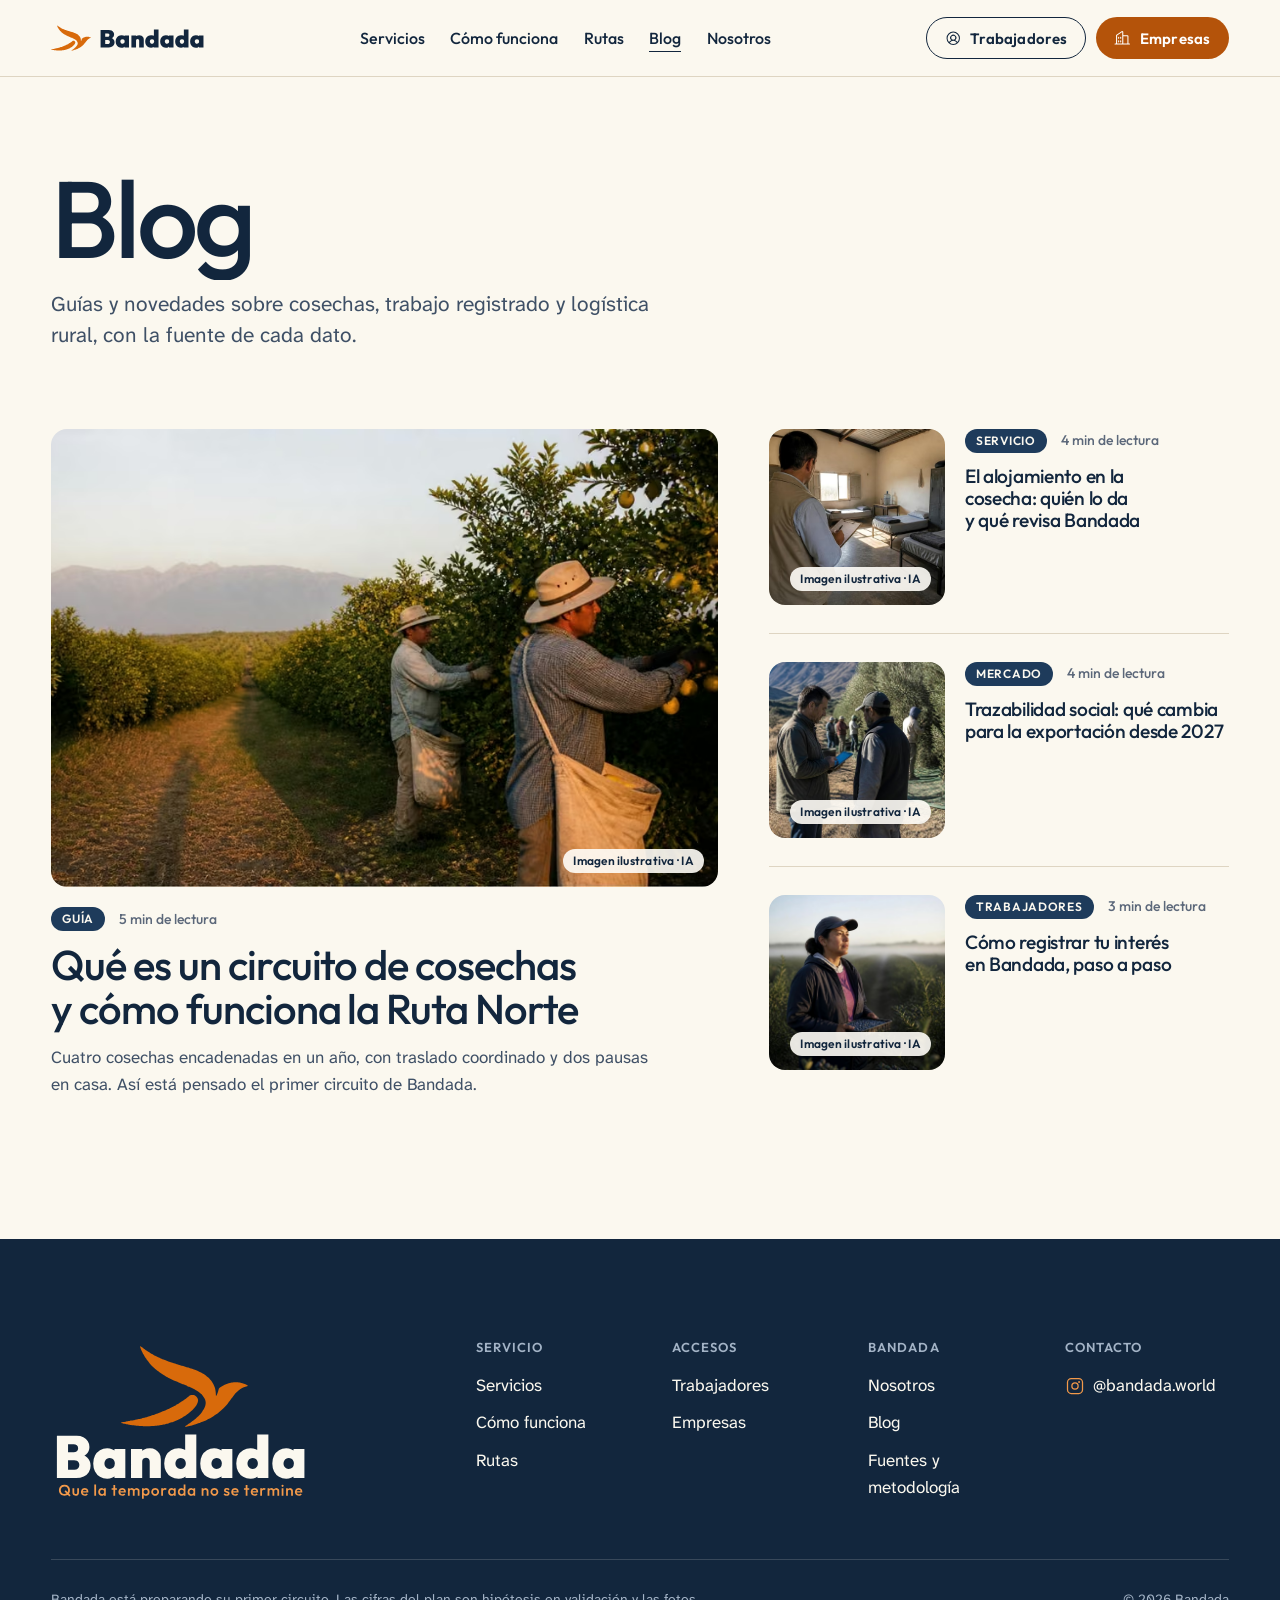
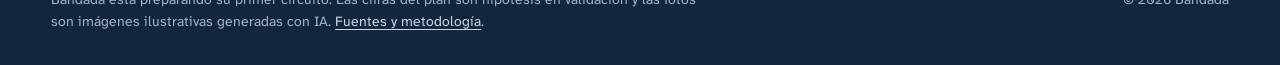
<file: blog/index.html>
<!doctype html>
<html lang="es-AR">
<head>
<meta charset="utf-8">
<meta name="viewport" content="width=device-width, initial-scale=1, viewport-fit=cover">
<meta name="robots" content="noindex, nofollow">
<title>Bandada · Blog</title>
<meta name="description" content="Guías y novedades sobre cosechas, trabajo registrado y logística rural.">
<meta name="theme-color" content="#12263D">
<link rel="canonical" href="https://bandada.world/blog/">
<meta property="og:type" content="website">
<meta property="og:locale" content="es_AR">
<meta property="og:site_name" content="Bandada">
<meta property="og:title" content="Bandada · Blog">
<meta property="og:description" content="Guías y novedades sobre cosechas, trabajo registrado y logística rural.">
<meta property="og:url" content="https://bandada.world/blog/">
<meta property="og:image" content="https://bandada.world/img/og.jpg">
<meta name="twitter:card" content="summary_large_image">
<link rel="icon" href="../img/marca/favicon.svg" type="image/svg+xml">
<link rel="preload" href="../fonts/outfit.woff2" as="font" type="font/woff2" crossorigin>
<link rel="preload" href="../fonts/atkinson-hyperlegible-next.woff2" as="font" type="font/woff2" crossorigin>
<link rel="stylesheet" href="../assets/css/bandada.css">
<link rel="stylesheet" href="../assets/css/blog.css">
<script>(function(d){d.classList.add('js');if(!matchMedia('(prefers-reduced-motion: reduce)').matches){d.classList.add('js-motion');setTimeout(function(){if(!window.Bandada)d.classList.remove('js-motion')},4000)}})(document.documentElement);</script>
<script src="../assets/js/vendor/gsap.min.js" defer></script>
<script src="../assets/js/vendor/ScrollTrigger.min.js" defer></script>
<script src="../assets/js/vendor/SplitText.min.js" defer></script>
<script src="../assets/js/vendor/lenis.min.js" defer></script>
<script src="../assets/js/bandada.js" defer></script>
</head>
<body>
<a class="saltar" href="#contenido">Saltar al contenido</a>
<header class="cab" data-cab>
  <div class="cab-in ancho">
    <a class="logo" href="../" aria-label="Bandada, inicio"><svg class="ave" aria-hidden="true" focusable="false"><use href="../img/marca/marca.svg#ave"/></svg><svg class="palabra" aria-hidden="true" focusable="false"><use href="../img/marca/marca.svg#palabra"/></svg></a>
    <nav class="cab-nav" aria-label="Principal"><a href="../#servicios">Servicios</a><a href="../#como">Cómo funciona</a><a href="../#rutas">Rutas</a><a href="../blog/" aria-current="page">Blog</a><a href="../nosotros/">Nosotros</a></nav>
    <div class="cab-acc">
      <a class="btn btn--contorno btn--chico" href="../trabajadores/"><svg class="ico" aria-hidden="true" focusable="false"><use href="../img/iconos.svg#i-user-circle"/></svg>Trabajadores</a>
      <a class="btn btn--chico" href="../empresas/"><svg class="ico" aria-hidden="true" focusable="false"><use href="../img/iconos.svg#i-buildings"/></svg>Empresas</a>
    </div>
    <button class="cab-menu" type="button" aria-expanded="false" aria-controls="menu" data-menu-abrir><svg class="ico" aria-hidden="true" focusable="false"><use href="../img/iconos.svg#i-list"/></svg><span>Menú</span></button>
  </div>
</header>
<div class="menu" id="menu" data-menu>
  <div class="menu-velo" data-menu-cerrar></div>
  <div class="menu-panel" role="dialog" aria-modal="true" aria-label="Menú">
    <div class="menu-top">
      <a class="logo" href="../" aria-label="Bandada, inicio"><svg class="ave" aria-hidden="true" focusable="false"><use href="../img/marca/marca.svg#ave"/></svg><svg class="palabra" aria-hidden="true" focusable="false"><use href="../img/marca/marca.svg#palabra"/></svg></a>
      <button class="menu-cerrar" type="button" data-menu-cerrar><svg class="ico" aria-hidden="true" focusable="false"><use href="../img/iconos.svg#i-x"/></svg><span>Cerrar</span></button>
    </div>
    <div class="menu-acc">
      <a href="../trabajadores/"><strong>Trabajadores</strong><span>Tu próximo paso empieza acá</span><svg class="ico" aria-hidden="true" focusable="false"><use href="../img/iconos.svg#i-arrow-right"/></svg></a>
      <a class="empresa" href="../empresas/"><strong>Empresas</strong><span>Planificá tu próxima cosecha</span><svg class="ico" aria-hidden="true" focusable="false"><use href="../img/iconos.svg#i-arrow-right"/></svg></a>
    </div>
    <ul class="menu-links"><li><a href="../#servicios">Servicios</a></li><li><a href="../#como">Cómo funciona</a></li><li><a href="../#rutas">Rutas</a></li><li><a href="../blog/">Blog</a></li><li><a href="../nosotros/">Nosotros</a></li><li><a href="../fuentes/">Fuentes</a></li></ul>
    <p class="menu-red"><svg class="ico" aria-hidden="true" focusable="false"><use href="../img/iconos.svg#i-instagram-logo"/></svg><a href="https://www.instagram.com/bandada.world/" target="_blank" rel="noopener">@bandada.world</a></p>
  </div>
</div>
<main id="contenido" class="blog">
  <section class="seccion blog-top">
    <div class="ancho">
      <div class="sec-cabeza sec-cabeza--fila">
        <h1 class="t-display" data-split>Blog</h1>
        <p class="t-lead">Guías y novedades sobre cosechas, trabajo registrado y logística rural, con la fuente de cada dato.</p>
      </div>
      <div class="blog-grid">
        <article class="post-card post-card--grande">
  <a class="post-link" href="../blog/circuito-de-cosechas/">
    <figure class="foto post-foto"><picture><source type="image/avif" srcset="../img/foto/limonar-960.avif 960w, ../img/foto/limonar-1600.avif 1600w" sizes="(max-width: 900px) 92vw, 58vw"><source type="image/webp" srcset="../img/foto/limonar-960.webp 960w, ../img/foto/limonar-1600.webp 1600w" sizes="(max-width: 900px) 92vw, 58vw"><img src="../img/foto/limonar-960.webp" alt="Una cuadrilla trabaja en un limonar de Tucumán." width="1600" height="900" loading="lazy" decoding="async"></picture><span class="ia">Imagen ilustrativa · IA</span></figure>
    <div class="post-txt">
      <p class="post-meta"><span class="tag">Guía</span><span>5 min de lectura</span></p>
      <h2 class="post-t">Qué es un circuito de cosechas y cómo funciona la Ruta Norte</h2>
      <p class="post-b">Cuatro cosechas encadenadas en un año, con traslado coordinado y dos pausas en casa. Así está pensado el primer circuito de Bandada.</p>
    </div>
  </a>
</article>
        <div class="blog-lista"><article class="post-card post-card--fila">
  <a class="post-link" href="../blog/alojamiento-inspeccionado/">
    <figure class="foto post-foto"><picture><source type="image/avif" srcset="../img/foto/alojamiento-720.avif 720w, ../img/foto/alojamiento-1200.avif 1200w" sizes="(max-width: 900px) 40vw, 220px"><source type="image/webp" srcset="../img/foto/alojamiento-720.webp 720w, ../img/foto/alojamiento-1200.webp 1200w" sizes="(max-width: 900px) 40vw, 220px"><img src="../img/foto/alojamiento-720.webp" alt="Un inspector revisa una habitación de alojamiento rural." width="1200" height="800" loading="lazy" decoding="async"></picture><span class="ia">Imagen ilustrativa · IA</span></figure>
    <div class="post-txt">
      <p class="post-meta"><span class="tag">Servicio</span><span>4 min de lectura</span></p>
      <h3 class="post-t">El alojamiento en la cosecha: quién lo da y qué revisa Bandada</h3>
      <p class="post-b">El productor aloja a la cuadrilla y Bandada inspecciona y aprueba el lugar antes de que llegue. Qué proponemos mirar en cada visita.</p>
    </div>
  </a>
</article><article class="post-card post-card--fila">
  <a class="post-link" href="../blog/trazabilidad-social-2027/">
    <figure class="foto post-foto"><picture><source type="image/avif" srcset="../img/foto/productor-720.avif 720w, ../img/foto/productor-1136.avif 1136w" sizes="(max-width: 900px) 40vw, 220px"><source type="image/webp" srcset="../img/foto/productor-720.webp 720w, ../img/foto/productor-1136.webp 1136w" sizes="(max-width: 900px) 40vw, 220px"><img src="../img/foto/productor-720.webp" alt="Un productor y un capataz revisan un plan de cosecha en un olivar." width="1136" height="1408" loading="lazy" decoding="async"></picture><span class="ia">Imagen ilustrativa · IA</span></figure>
    <div class="post-txt">
      <p class="post-meta"><span class="tag">Mercado</span><span>4 min de lectura</span></p>
      <h3 class="post-t">Trazabilidad social: qué cambia para la exportación desde 2027</h3>
      <p class="post-b">El 14/12/2027 empieza a regir el reglamento europeo contra el trabajo forzoso. Qué significa para quien exporta fruta y dónde encaja Cosecha Trazable.</p>
    </div>
  </a>
</article><article class="post-card post-card--fila">
  <a class="post-link" href="../blog/registrar-interes/">
    <figure class="foto post-foto"><picture><source type="image/avif" srcset="../img/foto/trabajadora-720.avif 720w, ../img/foto/trabajadora-1136.avif 1136w" sizes="(max-width: 900px) 40vw, 220px"><source type="image/webp" srcset="../img/foto/trabajadora-720.webp 720w, ../img/foto/trabajadora-1136.webp 1136w" sizes="(max-width: 900px) 40vw, 220px"><img src="../img/foto/trabajadora-720.webp" alt="Una trabajadora en un campo de arándanos al amanecer." width="1136" height="1408" loading="lazy" decoding="async"></picture><span class="ia">Imagen ilustrativa · IA</span></figure>
    <div class="post-txt">
      <p class="post-meta"><span class="tag">Trabajadores</span><span>3 min de lectura</span></p>
      <h3 class="post-t">Cómo registrar tu interés en Bandada, paso a paso</h3>
      <p class="post-b">Qué datos te pedimos, qué no te vamos a pedir en este paso y qué pasa después de que nos escribís.</p>
    </div>
  </a>
</article></div>
      </div>
    </div>
  </section>
</main>
<footer class="pie oscuro">
  <div class="ancho">
    <div class="pie-top">
      <div class="pie-marca">
        <img class="pie-logo" src="../img/marca/bandada-logo-claro.svg" alt="Bandada. Que la temporada no se termine" width="708" height="440" loading="lazy">
      </div>
      <div class="pie-cols">
        <div><h2>Servicio</h2><ul>
          <li><a href="../#servicios">Servicios</a></li>
          <li><a href="../#como">Cómo funciona</a></li>
          <li><a href="../#rutas">Rutas</a></li>
        </ul></div>
        <div><h2>Accesos</h2><ul>
          <li><a href="../trabajadores/">Trabajadores</a></li>
          <li><a href="../empresas/">Empresas</a></li>
        </ul></div>
        <div><h2>Bandada</h2><ul>
          <li><a href="../nosotros/">Nosotros</a></li>
          <li><a href="../blog/">Blog</a></li>
          <li><a href="../fuentes/">Fuentes y metodología</a></li>
        </ul></div>
        <div><h2>Contacto</h2><ul>
          <li><a class="pie-ig" href="https://www.instagram.com/bandada.world/" target="_blank" rel="noopener"><svg class="ico" aria-hidden="true" focusable="false"><use href="../img/iconos.svg#i-instagram-logo"/></svg>@bandada.world</a></li>
        </ul></div>
      </div>
    </div>
    <div class="pie-bajo">
      <p>Bandada está preparando su primer circuito. Las cifras del plan son hipótesis en validación y las fotos son imágenes ilustrativas generadas con IA. <a href="../fuentes/">Fuentes y metodología</a>.</p>
      <p>© 2026 Bandada</p>
    </div>
  </div>
</footer>
</body>
</html>
</file>
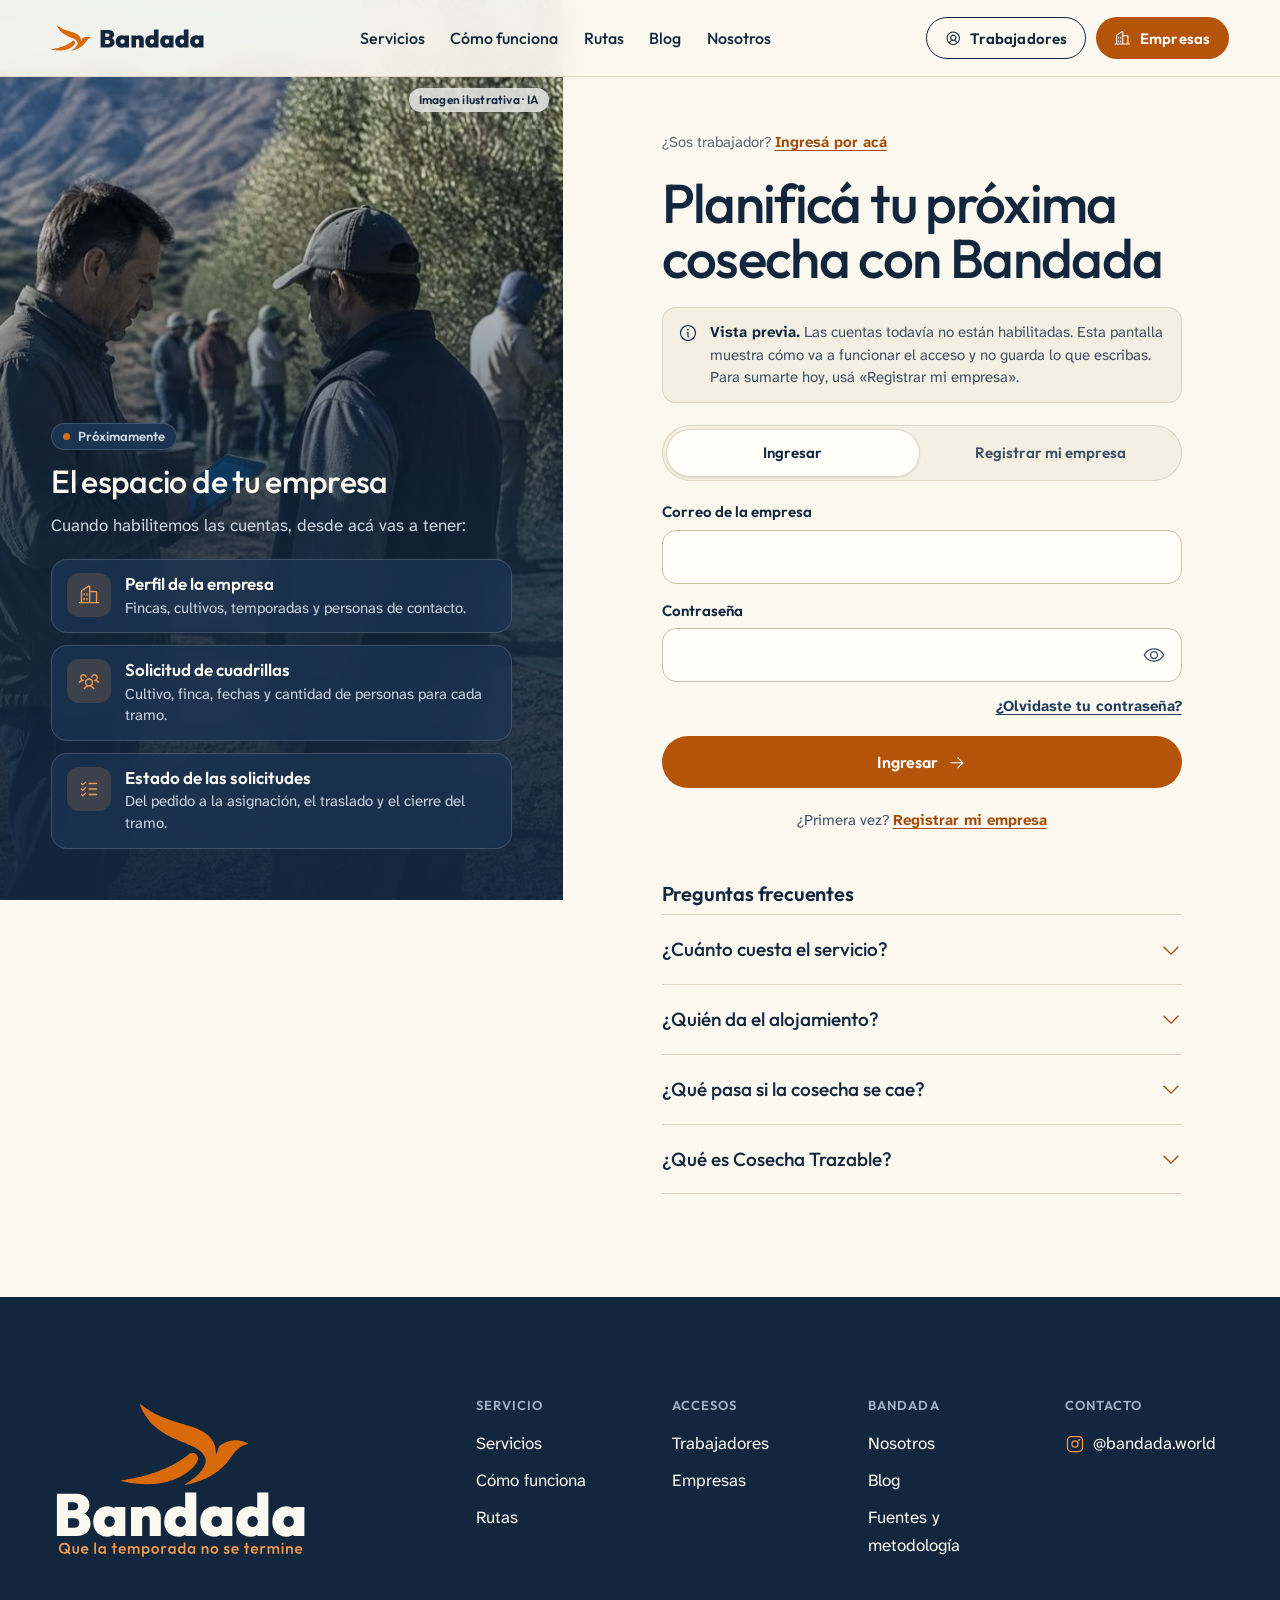
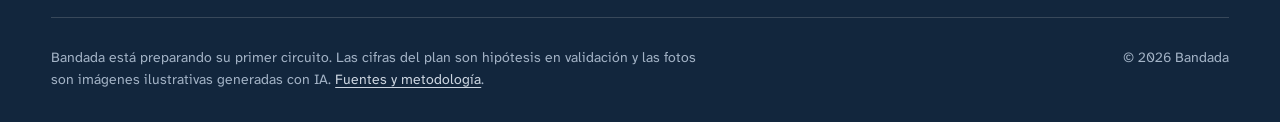
<file: empresas/index.html>
<!doctype html>
<html lang="es-AR">
<head>
<meta charset="utf-8">
<meta name="viewport" content="width=device-width, initial-scale=1, viewport-fit=cover">
<meta name="robots" content="noindex, nofollow">
<title>Bandada · Acceso para empresas</title>
<meta name="description" content="Ingresá al espacio de tu empresa o registrala para pedir cuadrillas organizadas para tu temporada.">
<meta name="theme-color" content="#12263D">
<link rel="canonical" href="https://bandada.world/empresas/">
<meta property="og:type" content="website">
<meta property="og:locale" content="es_AR">
<meta property="og:site_name" content="Bandada">
<meta property="og:title" content="Bandada · Acceso para empresas">
<meta property="og:description" content="Ingresá al espacio de tu empresa o registrala para pedir cuadrillas organizadas para tu temporada.">
<meta property="og:url" content="https://bandada.world/empresas/">
<meta property="og:image" content="https://bandada.world/img/og.jpg">
<meta name="twitter:card" content="summary_large_image">
<link rel="icon" href="../img/marca/favicon.svg" type="image/svg+xml">
<link rel="preload" href="../fonts/outfit.woff2" as="font" type="font/woff2" crossorigin>
<link rel="preload" href="../fonts/atkinson-hyperlegible-next.woff2" as="font" type="font/woff2" crossorigin>
<link rel="stylesheet" href="../assets/css/bandada.css">
<link rel="stylesheet" href="../assets/css/accesos.css">
<script>(function(d){d.classList.add('js');if(!matchMedia('(prefers-reduced-motion: reduce)').matches){d.classList.add('js-motion');setTimeout(function(){if(!window.Bandada)d.classList.remove('js-motion')},4000)}})(document.documentElement);</script>
<script src="../assets/js/vendor/gsap.min.js" defer></script>
<script src="../assets/js/vendor/ScrollTrigger.min.js" defer></script>
<script src="../assets/js/vendor/SplitText.min.js" defer></script>
<script src="../assets/js/vendor/lenis.min.js" defer></script>
<script src="../assets/js/bandada.js" defer></script>
<script src="../assets/js/accesos.js" defer></script>
</head>
<body>
<a class="saltar" href="#contenido">Saltar al contenido</a>
<header class="cab" data-cab>
  <div class="cab-in ancho">
    <a class="logo" href="../" aria-label="Bandada, inicio"><svg class="ave" aria-hidden="true" focusable="false"><use href="../img/marca/marca.svg#ave"/></svg><svg class="palabra" aria-hidden="true" focusable="false"><use href="../img/marca/marca.svg#palabra"/></svg></a>
    <nav class="cab-nav" aria-label="Principal"><a href="../#servicios">Servicios</a><a href="../#como">Cómo funciona</a><a href="../#rutas">Rutas</a><a href="../blog/">Blog</a><a href="../nosotros/">Nosotros</a></nav>
    <div class="cab-acc">
      <a class="btn btn--contorno btn--chico" href="../trabajadores/"><svg class="ico" aria-hidden="true" focusable="false"><use href="../img/iconos.svg#i-user-circle"/></svg>Trabajadores</a>
      <a class="btn btn--chico" href="../empresas/" aria-current="page"><svg class="ico" aria-hidden="true" focusable="false"><use href="../img/iconos.svg#i-buildings"/></svg>Empresas</a>
    </div>
    <button class="cab-menu" type="button" aria-expanded="false" aria-controls="menu" data-menu-abrir><svg class="ico" aria-hidden="true" focusable="false"><use href="../img/iconos.svg#i-list"/></svg><span>Menú</span></button>
  </div>
</header>
<div class="menu" id="menu" data-menu>
  <div class="menu-velo" data-menu-cerrar></div>
  <div class="menu-panel" role="dialog" aria-modal="true" aria-label="Menú">
    <div class="menu-top">
      <a class="logo" href="../" aria-label="Bandada, inicio"><svg class="ave" aria-hidden="true" focusable="false"><use href="../img/marca/marca.svg#ave"/></svg><svg class="palabra" aria-hidden="true" focusable="false"><use href="../img/marca/marca.svg#palabra"/></svg></a>
      <button class="menu-cerrar" type="button" data-menu-cerrar><svg class="ico" aria-hidden="true" focusable="false"><use href="../img/iconos.svg#i-x"/></svg><span>Cerrar</span></button>
    </div>
    <div class="menu-acc">
      <a href="../trabajadores/"><strong>Trabajadores</strong><span>Tu próximo paso empieza acá</span><svg class="ico" aria-hidden="true" focusable="false"><use href="../img/iconos.svg#i-arrow-right"/></svg></a>
      <a class="empresa" href="../empresas/"><strong>Empresas</strong><span>Planificá tu próxima cosecha</span><svg class="ico" aria-hidden="true" focusable="false"><use href="../img/iconos.svg#i-arrow-right"/></svg></a>
    </div>
    <ul class="menu-links"><li><a href="../#servicios">Servicios</a></li><li><a href="../#como">Cómo funciona</a></li><li><a href="../#rutas">Rutas</a></li><li><a href="../blog/">Blog</a></li><li><a href="../nosotros/">Nosotros</a></li><li><a href="../fuentes/">Fuentes</a></li></ul>
    <p class="menu-red"><svg class="ico" aria-hidden="true" focusable="false"><use href="../img/iconos.svg#i-instagram-logo"/></svg><a href="https://www.instagram.com/bandada.world/" target="_blank" rel="noopener">@bandada.world</a></p>
  </div>
</div>
<main id="contenido" class="acceso acceso--empresas">
  <aside class="acceso-lado oscuro" aria-labelledby="espacio-t">
    <figure class="foto acceso-foto"><picture><source type="image/avif" srcset="../img/foto/productor-720.avif 720w, ../img/foto/productor-1136.avif 1136w" sizes="(max-width: 960px) 100vw, 44vw"><source type="image/webp" srcset="../img/foto/productor-720.webp 720w, ../img/foto/productor-1136.webp 1136w" sizes="(max-width: 960px) 100vw, 44vw"><img src="../img/foto/productor-720.webp" alt="Un productor y un capataz revisan el plan de cosecha en un olivar." width="1136" height="1408" loading="eager" decoding="async" fetchpriority="high"></picture><span class="ia">Imagen ilustrativa · IA</span></figure>
    <div class="acceso-lado-in">
      <span class="estado">Próximamente</span>
      <h2 id="espacio-t" class="t-h3">El espacio de tu empresa</h2>
      <p>Cuando habilitemos las cuentas, desde acá vas a tener:</p>
      <ul class="espacio-lista"><li><svg class="ico" aria-hidden="true" focusable="false"><use href="../img/iconos.svg#i-buildings"/></svg><div><strong>Perfil de la empresa</strong><span>Fincas, cultivos, temporadas y personas de contacto.</span></div></li><li><svg class="ico" aria-hidden="true" focusable="false"><use href="../img/iconos.svg#i-users-three"/></svg><div><strong>Solicitud de cuadrillas</strong><span>Cultivo, finca, fechas y cantidad de personas para cada tramo.</span></div></li><li><svg class="ico" aria-hidden="true" focusable="false"><use href="../img/iconos.svg#i-list-checks"/></svg><div><strong>Estado de las solicitudes</strong><span>Del pedido a la asignación, el traslado y el cierre del tramo.</span></div></li></ul>
    </div>
  </aside>
  <div class="acceso-main">
    <div class="acceso-in">
      <p class="acceso-otro">¿Sos trabajador? <a href="../trabajadores/">Ingresá por acá</a></p>
      <h1 class="t-h2 acceso-t">Planificá tu próxima cosecha con Bandada</h1>
      <div class="aviso" role="note"><svg class="ico" aria-hidden="true" focusable="false"><use href="../img/iconos.svg#i-info"/></svg><p><strong>Vista previa.</strong> Las cuentas todavía no están habilitadas. Esta pantalla muestra cómo va a funcionar el acceso y no guarda lo que escribas. Para sumarte hoy, usá «Registrar mi empresa».</p></div>
      <div class="pestanas" role="tablist" aria-label="Opciones de acceso" data-pestanas hidden>
        <button type="button" role="tab" id="tab-ingresar" aria-controls="ingresar" aria-selected="true" data-tab="ingresar">Ingresar</button>
        <button type="button" role="tab" id="tab-registro" aria-controls="registro" aria-selected="false" tabindex="-1" data-tab="registro">Registrar mi empresa</button>
      </div>

      <section class="panel" id="ingresar" aria-labelledby="ingresar-t" data-panel>
        <h2 class="t-h4 panel-t" id="ingresar-t">Ingresar</h2>
        <form class="form" data-login novalidate autocomplete="off">
          <div class="campo"><label for="e-usuario">Correo de la empresa</label><input id="e-usuario" name="e-usuario" type="email" autocomplete="off" required aria-describedby="e-usuario-error"><p class="campo-error" id="e-usuario-error" hidden></p></div>
          <div class="campo campo--clave"><label for="e-clave">Contraseña</label>
            <div class="clave-caja"><input id="e-clave" name="clave" type="password" autocomplete="off" required aria-describedby="e-clave-error">
              <button type="button" class="clave-ver" data-ver-clave aria-pressed="false" aria-label="Mostrar contraseña"><svg class="ico" aria-hidden="true" focusable="false"><use href="../img/iconos.svg#i-eye"/></svg><svg class="ico ico-oculta" aria-hidden="true" focusable="false"><use href="../img/iconos.svg#i-eye-slash"/></svg></button></div>
            <p class="campo-error" id="e-clave-error" hidden></p></div>
          <p class="form-link"><a href="#recuperar" data-ir="recuperar">¿Olvidaste tu contraseña?</a></p>
          <button class="btn btn--ancho" type="submit">Ingresar <svg class="ico ico-flecha" aria-hidden="true" focusable="false"><use href="../img/iconos.svg#i-arrow-right"/></svg></button>
          <p class="form-estado" role="status" aria-live="polite" data-estado></p>
        </form>
        <p class="panel-alt">¿Primera vez? <a href="#registro" data-ir="registro">Registrar mi empresa</a></p>
      </section>

      <section class="panel" id="registro" aria-labelledby="registro-t" data-panel>
        <h2 class="t-h4 panel-t" id="registro-t">Registrar mi empresa</h2>
          <p class="panel-intro">Contanos tu cosecha y armamos un mensaje para que lo mandes por Instagram, que es el canal que hoy tenemos abierto. Te respondemos por ahí.</p>
          <form class="form" data-armar="empresa" novalidate>
            <div class="campo"><label for="e-empresa">Empresa o finca</label><input id="e-empresa" name="e-empresa" type="text" autocomplete="organization" required aria-describedby="e-empresa-error"><p class="campo-error" id="e-empresa-error" hidden></p></div>
            <div class="campo"><label for="e-lugar">Localidad y provincia de la finca</label><input id="e-lugar" name="e-lugar" type="text" autocomplete="off" required aria-describedby="e-lugar-error"><p class="campo-error" id="e-lugar-error" hidden></p></div>
            <div class="campo"><label for="e-cultivo">Cultivo</label>
              <select id="e-cultivo" name="cultivo" required aria-describedby="e-cultivo-error"><option value="">Elegí un cultivo</option><option>Aceituna</option><option>Limón</option><option>Arándano</option><option>Despanojado de maíz</option><option>Otro</option></select>
              <p class="campo-error" id="e-cultivo-error" hidden></p></div>
            <div data-si-otro="e-cultivo" hidden><div class="campo"><label for="e-cultivo-otro">¿Qué cultivo?</label><input id="e-cultivo-otro" name="e-cultivo-otro" type="text" autocomplete="off" required aria-describedby="e-cultivo-otro-error"><p class="campo-error" id="e-cultivo-otro-error" hidden></p></div></div>
            <div class="campo-fila">
              <div class="campo"><label for="e-mes">Mes de inicio <span>(opcional)</span></label>
                <select id="e-mes" name="mes"><option value="">A definir</option><option>Enero</option><option>Febrero</option><option>Marzo</option><option>Abril</option><option>Mayo</option><option>Junio</option><option>Julio</option><option>Agosto</option><option>Septiembre</option><option>Octubre</option><option>Noviembre</option><option>Diciembre</option></select></div>
              <div class="campo"><label for="e-personas">Personas <span>(opcional)</span></label><input id="e-personas" name="e-personas" type="number" autocomplete="off" aria-describedby="e-personas-error" min="1" max="2000" inputmode="numeric"><p class="campo-error" id="e-personas-error" hidden></p></div>
            </div>
            <button class="btn btn--ancho" type="submit"><svg class="ico" aria-hidden="true" focusable="false"><use href="../img/iconos.svg#i-copy"/></svg>Copiar mensaje y abrir Instagram</button>
            <div class="mensaje-armado" data-mensaje hidden><p class="mensaje-t">Tu mensaje</p><pre data-mensaje-texto></pre></div>
            <p class="form-estado" role="status" aria-live="polite" data-estado></p>
          </form>
        <p class="panel-alt">¿Ya tenés cuenta? <a href="#ingresar" data-ir="ingresar">Ingresar</a></p>
      </section>

      <section class="panel" id="recuperar" aria-labelledby="rec-t" data-panel>
        <h2 class="t-h4 panel-t" id="rec-t">Recuperar tu contraseña</h2>
        <p class="panel-intro">Escribí el dato con el que te registraste y te vamos a mandar los pasos para crear una contraseña nueva.</p>
        <form class="form" data-recuperar novalidate autocomplete="off">
          <div class="campo"><label for="e-rec">Correo de la empresa</label><input id="e-rec" name="e-rec" type="email" autocomplete="off" required aria-describedby="e-rec-error"><p class="campo-error" id="e-rec-error" hidden></p></div>
          <button class="btn btn--ancho" type="submit">Enviar instrucciones</button>
          <p class="form-estado" role="status" aria-live="polite" data-estado></p>
        </form>
        <p class="panel-alt"><a href="#ingresar" data-ir="ingresar"><svg class="ico" aria-hidden="true" focusable="false"><use href="../img/iconos.svg#i-arrow-left"/></svg>Volver a ingresar</a></p>
      </section>

      <section class="acceso-faq" aria-labelledby="faq-t">
        <h2 id="faq-t" class="t-h4">Preguntas frecuentes</h2>
        <div class="faq"><details><summary>¿Cuánto cuesta el servicio?<svg class="ico" aria-hidden="true" focusable="false"><use href="../img/iconos.svg#i-caret-down"/></svg></summary><p>El plan prevé una comisión de entre 6% y 9% sobre los sueldos netos de la cuadrilla: 6% si la reservás con más de 60 días de anticipación y 9% si el pedido es urgente. El total depende del cultivo, las fechas y el tamaño de la cuadrilla: contanos tu cosecha y te respondemos.</p></details><details><summary>¿Quién da el alojamiento?<svg class="ico" aria-hidden="true" focusable="false"><use href="../img/iconos.svg#i-caret-down"/></svg></summary><p>El productor aloja a la cuadrilla y Bandada inspecciona y aprueba el alojamiento antes de cada tramo.</p></details><details><summary>¿Qué pasa si la cosecha se cae?<svg class="ico" aria-hidden="true" focusable="false"><use href="../img/iconos.svg#i-caret-down"/></svg></summary><p>Buscamos reubicar a la cuadrilla en otra finca del circuito, con un objetivo de 72 horas.</p></details><details><summary>¿Qué es Cosecha Trazable?<svg class="ico" aria-hidden="true" focusable="false"><use href="../img/iconos.svg#i-caret-down"/></svg></summary><p>Un registro por lote de quién cosechó, cuándo y con qué cuadrilla, pensado para auditorías sociales. Está en validación.</p></details></div>
      </section>
    </div>
  </div>
</main>
<footer class="pie oscuro">
  <div class="ancho">
    <div class="pie-top">
      <div class="pie-marca">
        <img class="pie-logo" src="../img/marca/bandada-logo-claro.svg" alt="Bandada. Que la temporada no se termine" width="708" height="440" loading="lazy">
      </div>
      <div class="pie-cols">
        <div><h2>Servicio</h2><ul>
          <li><a href="../#servicios">Servicios</a></li>
          <li><a href="../#como">Cómo funciona</a></li>
          <li><a href="../#rutas">Rutas</a></li>
        </ul></div>
        <div><h2>Accesos</h2><ul>
          <li><a href="../trabajadores/">Trabajadores</a></li>
          <li><a href="../empresas/">Empresas</a></li>
        </ul></div>
        <div><h2>Bandada</h2><ul>
          <li><a href="../nosotros/">Nosotros</a></li>
          <li><a href="../blog/">Blog</a></li>
          <li><a href="../fuentes/">Fuentes y metodología</a></li>
        </ul></div>
        <div><h2>Contacto</h2><ul>
          <li><a class="pie-ig" href="https://www.instagram.com/bandada.world/" target="_blank" rel="noopener"><svg class="ico" aria-hidden="true" focusable="false"><use href="../img/iconos.svg#i-instagram-logo"/></svg>@bandada.world</a></li>
        </ul></div>
      </div>
    </div>
    <div class="pie-bajo">
      <p>Bandada está preparando su primer circuito. Las cifras del plan son hipótesis en validación y las fotos son imágenes ilustrativas generadas con IA. <a href="../fuentes/">Fuentes y metodología</a>.</p>
      <p>© 2026 Bandada</p>
    </div>
  </div>
</footer>
</body>
</html>
</file>
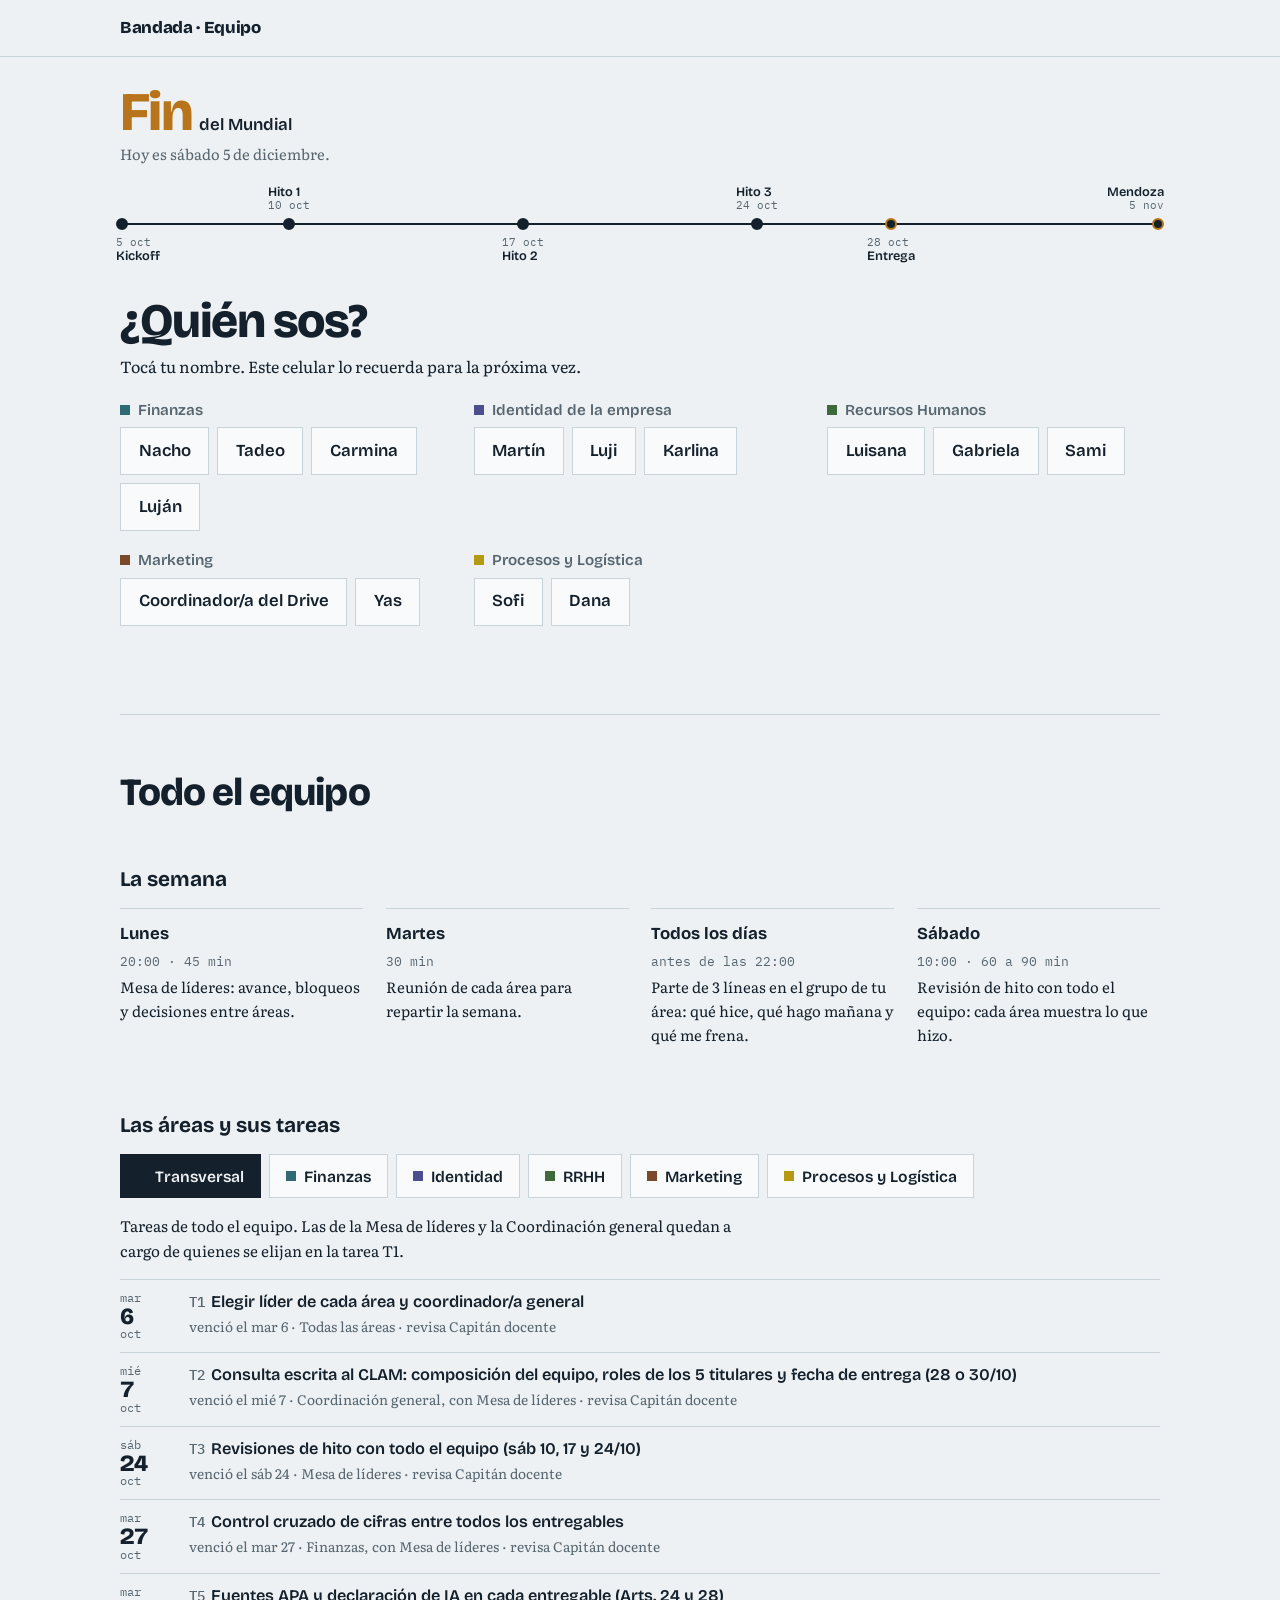
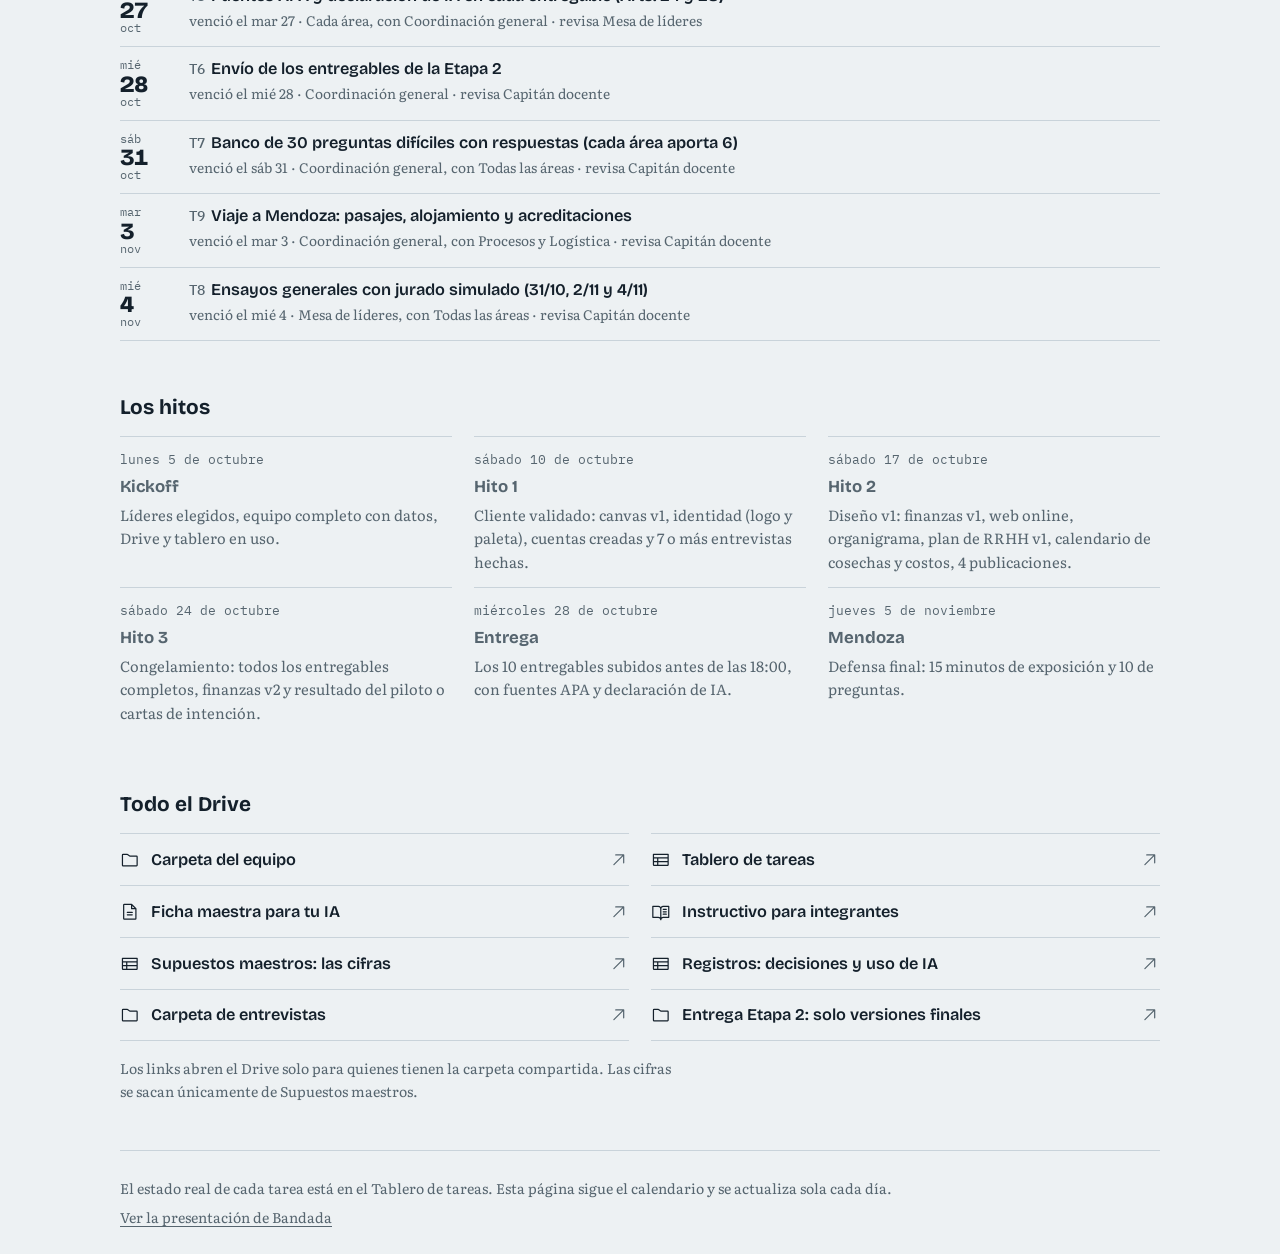
<file: equipo/index.html>
<!doctype html>
<html lang="es">
<head>
<meta charset="utf-8">
<meta name="viewport" content="width=device-width, initial-scale=1, viewport-fit=cover">
<meta name="robots" content="noindex, nofollow">
<title>Bandada · Equipo</title>
<meta name="description" content="Qué le toca a cada integrante de Bandada, para cuándo y dónde se trabaja. Mundial de Estudiantes de Administración 2026.">
<meta name="theme-color" media="(prefers-color-scheme: light)" content="#EDF1F3">
<meta name="theme-color" media="(prefers-color-scheme: dark)" content="#0E151B">
<meta name="color-scheme" content="light dark">
<link rel="icon" href="data:image/svg+xml,%3Csvg xmlns='http://www.w3.org/2000/svg' viewBox='0 0 64 64'%3E%3Crect width='64' height='64' rx='12' fill='%2314202B'/%3E%3Cpath d='M10 40 C22 18 30 18 34 32 S46 46 54 24' fill='none' stroke='%23E3A24A' stroke-width='5' stroke-linecap='round'/%3E%3C/svg%3E">
<link rel="preconnect" href="https://fonts.googleapis.com">
<link rel="preconnect" href="https://fonts.gstatic.com" crossorigin>
<link rel="stylesheet" href="https://fonts.googleapis.com/css2?family=Bricolage+Grotesque:opsz,wght@12..96,500;12..96,600;12..96,700;12..96,800&family=Literata:opsz,wght@7..72,400;7..72,600&family=IBM+Plex+Mono:wght@400;500&display=swap">
<style>
:root{
  --sky:#EDF1F3; --paper:#F8FAFB; --ink:#14202B; --muted:#56656F; --rule:#C9D3DA;
  --grain:#B8741A; --leaf:#3E6A3A; --soil:#7A4A2A; --berry:#4B4F8F; --sea:#2E6B74; --citrus:#B39A12;
  --grain-soft:#F1E3CC; --press:#E3E9ED; --on-grain:#14202B;
  --f-display:"Bricolage Grotesque", "Arial Narrow", system-ui, sans-serif;
  --f-body:"Literata", Georgia, "Times New Roman", serif;
  --f-data:"IBM Plex Mono", ui-monospace, Menlo, Consolas, monospace;
  --ease:cubic-bezier(.23,1,.32,1);
  --gutter:clamp(16px,4vw,40px);
  color-scheme:light;
}
@media (prefers-color-scheme: dark){
  :root:not([data-theme="light"]){
    --sky:#0E151B; --paper:#151E26; --ink:#E3E9ED; --muted:#9AA8B2; --rule:#2A3742;
    --grain:#E3A24A; --leaf:#86B57C; --soil:#C98E62; --berry:#9EA2E6; --sea:#79B8C2; --citrus:#D9C24A;
    --grain-soft:#3A2C17; --press:#1C2731; --on-grain:#10161B; color-scheme:dark;
  }
}
:root[data-theme="dark"]{
  --sky:#0E151B; --paper:#151E26; --ink:#E3E9ED; --muted:#9AA8B2; --rule:#2A3742;
  --grain:#E3A24A; --leaf:#86B57C; --soil:#C98E62; --berry:#9EA2E6; --sea:#79B8C2; --citrus:#D9C24A;
  --grain-soft:#3A2C17; --press:#1C2731; --on-grain:#10161B; color-scheme:dark;
}
*{box-sizing:border-box}
html{-webkit-tap-highlight-color:transparent;-webkit-text-size-adjust:100%;scroll-behavior:smooth;scroll-padding-top:72px;scrollbar-color:var(--rule) var(--sky)}
@media (prefers-reduced-motion: reduce){html{scroll-behavior:auto}}
body{margin:0;background:var(--sky);color:var(--ink);font-family:var(--f-body);font-size:1rem;line-height:1.6;caret-color:var(--grain)}
::selection{background:var(--grain-soft);color:var(--ink)}
[hidden]{display:none!important}
h1,h2,h3{font-family:var(--f-display);line-height:1.1;margin:0;text-wrap:balance}
p,ul,ol,dl,dd{margin:0}
a{color:inherit;text-underline-offset:3px;text-decoration-thickness:1px}
a,button{touch-action:manipulation}
button{font:inherit;color:inherit}
a:focus-visible,button:focus-visible{outline:2px solid var(--grain);outline-offset:3px}
svg.i{width:1.2em;height:1.2em;flex:none;fill:currentColor}
.wrap{max-width:1120px;margin:0 auto;padding-inline:var(--gutter)}
.mono{font-family:var(--f-data);font-variant-numeric:tabular-nums}
.muted{color:var(--muted)}
.sr{position:absolute;width:1px;height:1px;overflow:hidden;clip-path:inset(50%);white-space:nowrap}
.skip-link{position:absolute;left:-999px;top:0}
.skip-link:focus{left:var(--gutter);top:8px;z-index:20;background:var(--ink);color:var(--sky);padding:.5rem .8rem}

/* barra */
.bar{position:sticky;top:0;z-index:10;background:var(--sky);border-bottom:1px solid var(--rule);padding-top:env(safe-area-inset-top,0px)}
.bar .wrap{display:flex;align-items:center;justify-content:space-between;gap:1rem;min-height:56px}
.home{position:relative;display:grid;text-decoration:none;min-width:0;min-height:44px;align-items:center}
.home > *{grid-area:1/1;transition:opacity .2s var(--ease),transform .2s var(--ease);white-space:nowrap;overflow:hidden;text-overflow:ellipsis}
.mark{font-family:var(--f-display);font-weight:800;font-size:1.05rem;letter-spacing:-.02em}
.mini{font-family:var(--f-display);font-weight:600;font-size:.98rem;opacity:0;transform:translateY(6px);pointer-events:none}
.mini b{font-family:var(--f-data);font-weight:500;color:var(--grain);margin-right:.35rem}
.bar.scrolled .mark{opacity:0;transform:translateY(-6px)}
.bar.scrolled .mini{opacity:1;transform:none}
.who{display:flex;align-items:center;gap:.4rem;flex:none;background:none;border:1px solid var(--rule);min-height:44px;padding:0 .9rem;cursor:pointer;font-family:var(--f-display);font-weight:600;font-size:.95rem;user-select:none;-webkit-user-select:none;transition:transform .14s var(--ease)}
.who span{color:var(--muted);font-weight:500}
.who .hi{color:inherit;font-weight:inherit}
.sign.nohead{padding-top:clamp(20px,4vw,36px)}

/* cuenta regresiva y ruta */
.band{padding-block:clamp(18px,3vw,28px) clamp(14px,2.5vw,22px);display:flex;flex-direction:column;gap:1rem}
.count{display:flex;flex-wrap:wrap;align-items:baseline;gap:.2rem 1.4rem}
.count p{font-family:var(--f-display);font-weight:600;font-size:1.05rem;display:flex;align-items:baseline;gap:.4rem}
.count b{font-weight:800;font-size:clamp(2.4rem,9vw,3.4rem);line-height:1;letter-spacing:-.03em;font-variant-numeric:tabular-nums;color:var(--grain)}
.count p + p b{color:var(--ink)}
.count .today{flex-basis:100%;font-family:var(--f-body);font-weight:400;font-size:.92rem;color:var(--muted)}
.route{position:relative;height:84px;margin-inline:2px}
.route .line,.route .past{position:absolute;left:0;top:41px;height:2px}
.route .line{right:0;background:linear-gradient(90deg,var(--grain) 0 6px,transparent 6px 13px) 0 0/13px 2px repeat-x}
.route .past{background:var(--ink);width:var(--x);transform-origin:left;transform:scaleX(var(--k,1))}
.route .stop{position:absolute;top:0;bottom:0;left:var(--x);width:0}
.route .stop i{position:absolute;top:36px;left:-6px;width:12px;height:12px;border-radius:50%;background:var(--sky);border:2px solid var(--ink)}
.route .stop.done i{background:var(--ink)}
.route .stop.big i{border-color:var(--grain)}
.route .lab{position:absolute;display:flex;flex-direction:column;line-height:1.15;white-space:nowrap;transform:translateX(-50%)}
.route .stop.dn .lab{top:54px}
.route .stop.up .lab{bottom:54px;flex-direction:column-reverse}
.route .stop.first .lab{transform:translateX(-6px)}
.route .stop.last .lab{transform:translateX(calc(-100% + 6px));text-align:right;align-items:flex-end}
.route .lab .d{font-family:var(--f-data);font-size:.7rem;color:var(--muted)}
.route .lab .t{font-family:var(--f-display);font-weight:600;font-size:.8rem}
.route .now{position:absolute;top:33px;left:var(--x);width:18px;height:18px;margin-left:-9px;border-radius:50%;background:var(--grain);border:3px solid var(--sky);outline:1.5px solid var(--grain)}
@media (prefers-reduced-motion: no-preference){
  .route .line{animation:fly 2.4s linear 2}
  @keyframes fly{to{background-position:-13px 0}}
  .route.go .past{transition:transform .9s var(--ease)}
  .route.go .now{transition:opacity .25s var(--ease) .75s,transform .35s var(--ease) .75s}
  .route.pre .past{--k:0}
  .route.pre .now{opacity:0;transform:scale(.4)}
}

/* principal */
main{padding-bottom:3rem}
.lead{display:grid;grid-template-columns:minmax(0,1fr);gap:clamp(28px,3vw,40px);align-items:start}
@media (min-width:900px){.lead{grid-template-columns:minmax(0,7fr) minmax(0,5fr)}}
.hello{display:flex;flex-direction:column;gap:.35rem;margin-bottom:1rem}
.hello h1{font-size:clamp(1.9rem,6vw,2.6rem);font-weight:800;letter-spacing:-.025em}
.hello p{font-size:1.05rem}
@media (max-width:599px){.hello.own{position:absolute;width:1px;height:1px;overflow:hidden;clip-path:inset(50%);white-space:nowrap;margin:0}}
@media (min-width:900px){
  .lead{grid-template-areas:"sign side" "steps side"}
  .lead > .col-sign{grid-area:sign}
  .lead > .side{grid-area:side}
  .lead > .steps-block{grid-area:steps}
}
.steps-block{margin-top:clamp(12px,2vw,24px)}
@media (max-width:399px){.mark .mk2{display:none}}
@media (max-width:599px){.bar.scrolled .who .hi,.bar.scrolled .who span.ch{display:none}}
.viewing{display:flex;flex-wrap:wrap;align-items:center;gap:.2rem 1.2rem;background:var(--grain-soft);padding:.5rem 1rem;margin-bottom:1.2rem;font-size:.95rem}
.viewing p{flex-basis:100%;padding-top:.3rem}
.viewing .textbtn{color:var(--ink);padding:.4rem 0}

/* el cartel */
.sign{background:var(--paper);padding:0 clamp(20px,4vw,36px) clamp(20px,4vw,36px);display:flex;flex-direction:column;gap:1.1rem}
@media (max-width:599px){.sign{margin-inline:calc(var(--gutter) * -1)}}
.sign .head{display:flex;align-items:center;flex-wrap:wrap;column-gap:.4rem;min-height:48px;margin-inline:calc(clamp(20px,4vw,36px) * -1);margin-bottom:.6rem;padding:.5rem clamp(20px,4vw,36px);background:var(--grain);color:var(--on-grain);font-family:var(--f-display);font-weight:700;font-size:1.2rem;line-height:1.25}
.sign .row{display:flex;align-items:baseline;justify-content:space-between;gap:1rem}
.sign .id{font-family:var(--f-display);font-weight:800;font-size:clamp(4rem,19vw,6rem);line-height:.86;letter-spacing:-.035em;color:var(--grain);font-variant-numeric:tabular-nums}
.sign .rel{font-family:var(--f-display);font-weight:800;font-size:clamp(1.9rem,8vw,3.2rem);line-height:1;letter-spacing:-.03em;text-align:right;font-variant-numeric:tabular-nums}
.sign h2{font-size:clamp(1.6rem,4.6vw,1.85rem);font-weight:700;letter-spacing:-.015em;line-height:1.15}
.sign .due{font-size:1.1rem;max-width:40ch}
.sign .due b{font-weight:600}
.facts{display:grid;grid-template-columns:auto minmax(0,1fr);gap:.35rem 1rem;font-size:.95rem;padding-top:1rem;border-top:1px solid var(--rule)}
.facts dt{color:var(--muted)}
.actions{display:flex;flex-direction:column;gap:.6rem;padding-top:.2rem}
.primary{display:flex;align-items:center;justify-content:center;gap:.6rem;min-height:52px;padding:0 1.2rem;background:var(--ink);color:var(--sky);text-decoration:none;font-family:var(--f-display);font-weight:700;font-size:1.08rem;user-select:none;-webkit-user-select:none;transition:transform .14s var(--ease)}
.secondary{display:flex;align-items:center;justify-content:center;gap:.55rem;min-height:48px;padding:0 1rem;border:1px solid var(--rule);text-decoration:none;font-family:var(--f-display);font-weight:600;font-size:1rem;user-select:none;-webkit-user-select:none;transition:transform .14s var(--ease),background-color .14s var(--ease)}
.primary:active,.secondary:active,.name:active,.who:active,.chips button:active{transform:scale(.98)}
.secondary:active{background:var(--press)}
@media (min-width:600px){.actions{flex-direction:row}.actions > *{flex:1}}
.textbtn{align-self:flex-start;background:none;border:0;padding:.6rem 0;min-height:44px;cursor:pointer;font-size:.92rem;color:var(--muted);text-decoration:underline;text-underline-offset:3px}
.sign .note{font-size:.88rem;color:var(--muted);max-width:52ch}
.sign.empty h2{font-size:clamp(1.4rem,4.6vw,1.75rem)}

/* listas de tareas */
.side{display:flex;flex-direction:column;gap:2.2rem}
.block{display:flex;flex-direction:column;gap:.8rem}
.block h2{font-size:1.3rem;font-weight:700;letter-spacing:-.01em}
.block > p{font-size:.92rem;color:var(--muted)}
.tasks{list-style:none;padding:0;display:flex;flex-direction:column}
.tasks li{display:grid;grid-template-columns:3.4rem minmax(0,1fr);gap:.9rem;padding-block:.75rem;border-top:1px solid var(--rule)}
.tasks li:last-child{border-bottom:1px solid var(--rule)}
.when{display:flex;flex-direction:column;align-items:flex-start;line-height:1.05}
.when .dw,.when .dm{font-family:var(--f-data);font-size:.72rem;color:var(--muted)}
.when .dn{font-family:var(--f-display);font-weight:800;font-size:1.45rem;font-variant-numeric:tabular-nums}
.what{display:flex;flex-direction:column;gap:.15rem;min-width:0}
.what .t{font-family:var(--f-display);font-weight:600;font-size:1.02rem;line-height:1.25}
.what .t .mono{font-weight:500;font-size:.85rem;color:var(--muted);margin-right:.4rem}
.what .m{font-size:.86rem;color:var(--muted)}
details.old summary{cursor:pointer;min-height:44px;display:flex;align-items:center;gap:.4rem;color:var(--muted);font-family:var(--f-display);font-weight:600;font-size:.95rem;list-style:none;user-select:none;-webkit-user-select:none}
details.old summary::-webkit-details-marker{display:none}
details.old summary svg{transition:transform .2s var(--ease)}
details.old[open] > summary svg{transform:rotate(180deg)}
.steps{list-style:none;padding:0;display:grid;gap:1rem;counter-reset:s}
@media (min-width:700px){.steps{grid-template-columns:repeat(3,minmax(0,1fr));gap:1.4rem}}
.steps li{counter-increment:s;display:flex;flex-direction:column;gap:.3rem;padding-top:.7rem;border-top:2px solid var(--ink)}
.steps li::before{content:counter(s);font-family:var(--f-display);font-weight:800;font-size:1.6rem;line-height:1;color:var(--grain)}
.steps b{font-family:var(--f-display);font-weight:700;font-size:1.02rem}
.steps p{font-size:.94rem}

/* quién sos */
.picker{display:flex;flex-direction:column;gap:1.4rem;padding-block:.4rem 1rem}
.picker header{display:flex;flex-direction:column;gap:.4rem}
.picker h1{font-size:clamp(2rem,7vw,3rem);font-weight:800;letter-spacing:-.03em}
.areas{display:grid;grid-template-columns:minmax(0,1fr);gap:1.3rem}
@media (min-width:700px){.areas{grid-template-columns:repeat(2,minmax(0,1fr))}}
@media (min-width:1000px){.areas{grid-template-columns:repeat(3,minmax(0,1fr))}}
.area h3{font-size:.95rem;font-weight:600;display:flex;align-items:center;gap:.5rem;margin-bottom:.55rem;color:var(--muted)}
.sw{width:10px;height:10px;flex:none;background:var(--c)}
.names{display:flex;flex-wrap:wrap;gap:8px}
.name{display:inline-flex;align-items:center;min-height:48px;padding:0 1.1rem;background:var(--paper);border:1px solid var(--rule);text-decoration:none;font-family:var(--f-display);font-weight:600;font-size:1.05rem;user-select:none;-webkit-user-select:none;transition:transform .14s var(--ease),background-color .14s var(--ease)}
.name[aria-current="true"]{background:var(--ink);color:var(--sky);border-color:var(--ink)}
.notice{background:var(--grain-soft);padding:.8rem 1rem;font-size:.95rem}

/* todo el equipo */
.team{border-top:1px solid var(--rule);margin-top:clamp(40px,7vw,72px);padding-top:clamp(32px,5vw,56px);display:flex;flex-direction:column;gap:clamp(36px,6vw,56px)}
.team > h2{font-size:clamp(1.8rem,5vw,2.4rem);font-weight:800;letter-spacing:-.025em}
.team section{display:flex;flex-direction:column;gap:1rem}
.team section > h3{font-size:1.3rem;font-weight:700}
.week{display:grid;grid-template-columns:minmax(0,1fr)}
@media (min-width:700px){.week{grid-template-columns:repeat(4,minmax(0,1fr));gap:1.4rem}}
.week div{display:flex;flex-direction:column;gap:.2rem;padding-block:.8rem;border-top:1px solid var(--rule)}
.week .d{font-family:var(--f-display);font-weight:700;font-size:1.05rem}
.week .h{font-family:var(--f-data);font-size:.8rem;color:var(--muted)}
.week p{font-size:.93rem}
.chips{display:flex;flex-wrap:wrap;gap:8px}
.chips button{flex:none;display:inline-flex;align-items:center;gap:.5rem;min-height:44px;padding:0 1rem;background:var(--paper);border:1px solid var(--rule);cursor:pointer;font-family:var(--f-display);font-weight:600;font-size:.98rem;user-select:none;-webkit-user-select:none;transition:transform .14s var(--ease)}
.chips button[aria-pressed="true"]{background:var(--ink);color:var(--sky);border-color:var(--ink)}
.panel{display:flex;flex-direction:column;gap:1rem}
.panel .ppl{display:flex;flex-wrap:wrap;align-items:center;gap:8px}
.panel .ppl .name{min-height:44px;font-size:.98rem}
.panel .ppl .secondary{min-height:44px}
.lead-tag{font-family:var(--f-data);font-size:.72rem;color:var(--muted);margin-left:.4rem}
.hitos{list-style:none;padding:0;display:grid}
@media (min-width:700px){.hitos{grid-template-columns:repeat(3,minmax(0,1fr));column-gap:1.4rem}}
.hitos li{display:flex;flex-direction:column;gap:.2rem;padding-block:.8rem;border-top:1px solid var(--rule)}
.hitos li.past{color:var(--muted)}
.hitos li.next{border-top:2px solid var(--grain)}
.hitos b{font-family:var(--f-display);font-weight:700;font-size:1.05rem}
.hitos .mono{font-size:.8rem;color:var(--muted)}
.hitos p{font-size:.92rem}
.links{list-style:none;padding:0;display:grid;grid-template-columns:minmax(0,1fr)}
.links li:last-child a{border-bottom:1px solid var(--rule)}
@media (min-width:700px){.links li:nth-last-child(2) a{border-bottom:1px solid var(--rule)}}
@media (min-width:700px){.links{grid-template-columns:repeat(2,minmax(0,1fr));column-gap:1.4rem}}
.links a{display:flex;align-items:center;gap:.7rem;min-height:52px;border-top:1px solid var(--rule);text-decoration:none;font-family:var(--f-display);font-weight:600;font-size:1.02rem}
.links a .ext{margin-left:auto;color:var(--muted)}
.drive-note{font-size:.88rem;color:var(--muted);max-width:70ch}
footer{border-top:1px solid var(--rule);padding-block:1.6rem calc(1.6rem + env(safe-area-inset-bottom,0px));font-size:.88rem;color:var(--muted);display:flex;flex-direction:column;gap:.4rem}

@media (hover: hover) and (pointer: fine){
  .primary:hover{background:color-mix(in srgb,var(--ink) 86%,var(--grain))}
  .secondary:hover,.name:hover,.chips button:hover,.who:hover{background:var(--press)}
  .name[aria-current="true"]:hover,.chips button[aria-pressed="true"]:hover{background:var(--ink)}
  .links a:hover .t{text-decoration:underline}
  .textbtn:hover{color:var(--ink)}
}
@media (prefers-reduced-motion: no-preference){
  ::view-transition-old(sign){animation:.16s var(--ease) both fade-out}
  ::view-transition-new(sign){animation:.26s var(--ease) both rise-in}
  @keyframes fade-out{to{opacity:0}}
  @keyframes rise-in{from{opacity:0;transform:translateY(10px)}}
}
.sign{view-transition-name:sign}
</style>
</head>
<body>
<a class="skip-link" href="#principal">Saltar al contenido</a>
<svg width="0" height="0" style="position:absolute" aria-hidden="true">
  <!-- Íconos de Phosphor (regular), licencia MIT -->
  <symbol id="i-table" viewBox="0 0 256 256"><path d="M224,48H32a8,8,0,0,0-8,8V192a16,16,0,0,0,16,16H216a16,16,0,0,0,16-16V56A8,8,0,0,0,224,48ZM40,112H80v32H40Zm56,0H216v32H96ZM216,64V96H40V64ZM40,160H80v32H40Zm176,32H96V160H216v32Z"/></symbol>
  <symbol id="i-folder" viewBox="0 0 256 256"><path d="M216,72H130.67L102.93,51.2a16.12,16.12,0,0,0-9.6-3.2H40A16,16,0,0,0,24,64V200a16,16,0,0,0,16,16H216.89A15.13,15.13,0,0,0,232,200.89V88A16,16,0,0,0,216,72Zm0,128H40V64H93.33L123.2,86.4A8,8,0,0,0,128,88h88Z"/></symbol>
  <symbol id="i-file" viewBox="0 0 256 256"><path d="M213.66,82.34l-56-56A8,8,0,0,0,152,24H56A16,16,0,0,0,40,40V216a16,16,0,0,0,16,16H200a16,16,0,0,0,16-16V88A8,8,0,0,0,213.66,82.34ZM160,51.31,188.69,80H160ZM200,216H56V40h88V88a8,8,0,0,0,8,8h48V216Zm-32-80a8,8,0,0,1-8,8H96a8,8,0,0,1,0-16h64A8,8,0,0,1,168,136Zm0,32a8,8,0,0,1-8,8H96a8,8,0,0,1,0-16h64A8,8,0,0,1,168,168Z"/></symbol>
  <symbol id="i-book" viewBox="0 0 256 256"><path d="M232,48H160a40,40,0,0,0-32,16A40,40,0,0,0,96,48H24a8,8,0,0,0-8,8V200a8,8,0,0,0,8,8H96a24,24,0,0,1,24,24,8,8,0,0,0,16,0,24,24,0,0,1,24-24h72a8,8,0,0,0,8-8V56A8,8,0,0,0,232,48ZM96,192H32V64H96a24,24,0,0,1,24,24V200A39.81,39.81,0,0,0,96,192Zm128,0H160a39.81,39.81,0,0,0-24,8V88a24,24,0,0,1,24-24h64ZM160,88h40a8,8,0,0,1,0,16H160a8,8,0,0,1,0-16Zm48,40a8,8,0,0,1-8,8H160a8,8,0,0,1,0-16h40A8,8,0,0,1,208,128Zm0,32a8,8,0,0,1-8,8H160a8,8,0,0,1,0-16h40A8,8,0,0,1,208,160Z"/></symbol>
  <symbol id="i-caret" viewBox="0 0 256 256"><path d="M213.66,101.66l-80,80a8,8,0,0,1-11.32,0l-80-80A8,8,0,0,1,53.66,90.34L128,164.69l74.34-74.35a8,8,0,0,1,11.32,11.32Z"/></symbol>
  <symbol id="i-out" viewBox="0 0 256 256"><path d="M200,64V168a8,8,0,0,1-16,0V83.31L69.66,197.66a8,8,0,0,1-11.32-11.32L172.69,72H88a8,8,0,0,1,0-16H192A8,8,0,0,1,200,64Z"/></symbol>
</svg>

<header class="bar" id="bar">
  <div class="wrap">
    <a class="home" href="#principal">
      <span class="mark">Bandada<span class="mk2"> · Equipo</span></span>
      <span class="mini" id="mini" aria-hidden="true"></span>
    </a>
    <button class="who" id="who" type="button" hidden></button>
  </div>
</header>

<div class="wrap">
  <div class="band">
    <div class="count" id="count"></div>
    <div class="route pre" id="route" role="img"></div>
  </div>

  <main id="principal">
    <section class="picker" id="picker" hidden aria-labelledby="h-quien">
      <header>
        <h1 id="h-quien">¿Quién sos?</h1>
        <p>Tocá tu nombre. Este celular lo recuerda para la próxima vez.</p>
      </header>
      <p class="notice" id="unknown" hidden>No encontramos a esa persona. Elegí tu nombre de la lista.</p>
      <div class="areas" id="areas"></div>
      <button class="textbtn" id="back" type="button" hidden></button>
    </section>

    <div id="me" hidden>
      <div class="viewing" id="viewing" hidden></div>
      <div class="lead">
        <div class="col-sign">
          <div class="hello" id="hello-box">
            <h1 id="hello"></h1>
            <p id="hello-sub"></p>
          </div>
          <article class="sign" id="sign" aria-labelledby="sign-title"></article>
        </div>
        <div class="side">
          <section class="block" aria-labelledby="h-despues">
            <h2 id="h-despues">Después</h2>
            <div id="later"></div>
            <div id="old"></div>
          </section>
          <section class="block" aria-labelledby="h-revisa">
            <h2 id="h-revisa">Lo que revisa tu área</h2>
            <p>Nadie aprueba su propio trabajo: estas tareas son de otras áreas y las revisa la tuya.</p>
            <div id="review"></div>
          </section>
        </div>
        <section class="block steps-block" aria-labelledby="h-entregar">
          <h2 id="h-entregar">Cuando termines una tarea</h2>
          <ol class="steps">
            <li><b>Subila a la carpeta de tu área</b><p>Con este nombre: <span class="mono">Área_Tema_v1_AAAA-MM-DD</span>.</p></li>
            <li><b>Avisá en el tablero</b><p>En la pestaña de tu área, pegá el link en "Link al archivo" y cambiá el estado a En revisión.</p></li>
            <li><b>Esperá la revisión</b><p>Cuando la aprueba el área que revisa, pasa a Listo y la versión final va a Entrega Etapa 2.</p></li>
          </ol>
        </section>
      </div>
    </div>

    <div class="team" id="equipo">
      <h2>Todo el equipo</h2>

      <section aria-labelledby="h-semana">
        <h3 id="h-semana">La semana</h3>
        <div class="week">
          <div><span class="d">Lunes</span><span class="h">20:00 · 45 min</span><p>Mesa de líderes: avance, bloqueos y decisiones entre áreas.</p></div>
          <div><span class="d">Martes</span><span class="h">30 min</span><p>Reunión de cada área para repartir la semana.</p></div>
          <div><span class="d">Todos los días</span><span class="h">antes de las 22:00</span><p>Parte de 3 líneas en el grupo de tu área: qué hice, qué hago mañana y qué me frena.</p></div>
          <div><span class="d">Sábado</span><span class="h">10:00 · 60 a 90 min</span><p>Revisión de hito con todo el equipo: cada área muestra lo que hizo.</p></div>
        </div>
      </section>

      <section aria-labelledby="h-areas">
        <h3 id="h-areas">Las áreas y sus tareas</h3>
        <div class="chips" id="chips" role="group" aria-label="Elegí un área"></div>
        <div class="panel" id="panel"></div>
      </section>

      <section aria-labelledby="h-hitos">
        <h3 id="h-hitos">Los hitos</h3>
        <ol class="hitos" id="hitos"></ol>
      </section>

      <section aria-labelledby="h-drive">
        <h3 id="h-drive">Todo el Drive</h3>
        <ul class="links" id="links"></ul>
        <p class="drive-note">Los links abren el Drive solo para quienes tienen la carpeta compartida. Las cifras se sacan únicamente de Supuestos maestros.</p>
      </section>
    </div>
  </main>

  <footer>
    <p>El estado real de cada tarea está en el Tablero de tareas. Esta página sigue el calendario y se actualiza sola cada día.</p>
    <p><a href="../">Ver la presentación de Bandada</a></p>
  </footer>
</div>

<script src="datos.js"></script>
<script>
(function(){
  var B = window.BANDADA;
  var DIAS = ['domingo','lunes','martes','miércoles','jueves','viernes','sábado'];
  var DCORTO = ['dom','lun','mar','mié','jue','vie','sáb'];
  var MESES = ['enero','febrero','marzo','abril','mayo','junio','julio','agosto','septiembre','octubre','noviembre','diciembre'];
  var MCORTO = ['ene','feb','mar','abr','may','jun','jul','ago','sep','oct','nov','dic'];
  var REDUCE = window.matchMedia('(prefers-reduced-motion: reduce)').matches;
  var Q = new URLSearchParams(location.search);

  function d(s){ var p = s.split('-'); return new Date(+p[0], +p[1] - 1, +p[2]); }
  function esc(t){ return String(t).replace(/[&<>"']/g, function(c){ return {'&':'&amp;','<':'&lt;','>':'&gt;','"':'&quot;',"'":'&#39;'}[c]; }); }
  // ?hoy=AAAA-MM-DD permite ver la página como si fuera otro día
  var HOY = (function(){ var q = Q.get('hoy'); if(q && /^\d{4}-\d{2}-\d{2}$/.test(q)) return d(q); var n = new Date(); return new Date(n.getFullYear(), n.getMonth(), n.getDate()); })();
  function dias(a, b){ return Math.round((b - a) / 86400000); }
  function largo(x){ return DIAS[x.getDay()] + ' ' + x.getDate() + ' de ' + MESES[x.getMonth()]; }
  function corto(x){ return DCORTO[x.getDay()] + ' ' + x.getDate(); }
  function enDias(n){ return n === 0 ? 'hoy' : n === 1 ? 'mañana' : 'en ' + n + ' días'; }
  function store(k, v){ try{ if(v === undefined) return localStorage.getItem(k); if(v === null) localStorage.removeItem(k); else localStorage.setItem(k, v); }catch(e){} return null; }

  var PERS = {}; B.PERSONAS.forEach(function(p){ PERS[p.id] = p; });
  var AREA = {}; B.AREAS.forEach(function(a){ AREA[a.id] = a; });
  var LIDERES = Object.keys(B.LIDERES).map(function(k){ return B.LIDERES[k]; }).filter(Boolean);
  function quien(v){ if(!v) return ''; if(v.charAt(0) === '@'){ var p = PERS[v.slice(1)]; return p ? p.nombre : v.slice(1); } return v; }
  function esLider(id){ return LIDERES.indexOf(id) >= 0; }
  // ¿El responsable o el apoyo de una tarea incluye a esta persona?
  function incluye(v, p){
    if(!v) return false;
    if(v.charAt(0) === '@') return v.slice(1) === p.id;
    if(v === 'Todas las áreas' || v === 'Cada área') return true;
    if(v === 'Mesa de líderes') return esLider(p.id);
    if(v === 'Coordinación general') return B.COORDINACION === p.id;
    return !!AREA[p.area] && AREA[p.area].corto === v;
  }
  var TAREAS = B.TAREAS.map(function(t){ return {id:t[0], area:t[1], titulo:t[2], resp:t[3], apoyo:t[4], revisa:t[5], ent:t[6], ini:d(t[7]), fin:d(t[8])}; });
  var ENTREGA = d(B.ENTREGA), DEFENSA = d(B.DEFENSA);
  function porFin(a, b){ return (a.fin - b.fin) || (a.ini - b.ini); }

  /* cuenta regresiva y ruta */
  function cuenta(){
    var a = dias(HOY, ENTREGA), b = dias(HOY, DEFENSA), h = '';
    if(a > 0) h += '<p><b>' + a + '</b>' + (a === 1 ? 'día' : 'días') + ' para la entrega</p>';
    else if(a === 0) h += '<p><b>Hoy</b>es la entrega</p>';
    if(b > 0) h += '<p><b>' + b + '</b>para Mendoza</p>';
    else if(b === 0) h += '<p><b>Hoy</b>es la defensa en Mendoza</p>';
    else h += '<p><b>Fin</b>del Mundial</p>';
    h += '<p class="today">Hoy es ' + largo(HOY) + '.</p>';
    document.getElementById('count').innerHTML = h;

    var t0 = d(B.HITOS[0].fecha), t1 = d(B.HITOS[B.HITOS.length - 1].fecha), span = t1 - t0;
    function pos(x){ return Math.max(0, Math.min(100, (x - t0) / span * 100)); }
    var px = pos(HOY), r = '<div class="line"></div><div class="past" style="--x:' + px.toFixed(2) + '%"></div>';
    B.HITOS.forEach(function(hh, i){
      var f = d(hh.fecha), last = i === B.HITOS.length - 1;
      var cls = (i % 2 ? 'up' : 'dn') + (i === 0 ? ' first' : '') + (last ? ' last' : '') + (f <= HOY ? ' done' : '') + (i >= B.HITOS.length - 2 ? ' big' : '');
      r += '<div class="stop ' + cls + '" style="--x:' + pos(f).toFixed(2) + '%"><i></i><span class="lab"><span class="d">' + f.getDate() + ' ' + MCORTO[f.getMonth()] + '</span><span class="t">' + esc(hh.titulo) + '</span></span></div>';
    });
    if(HOY >= t0 && HOY <= t1) r += '<span class="now" style="--x:' + px.toFixed(2) + '%"></span>';
    var el = document.getElementById('route');
    el.innerHTML = r;
    el.setAttribute('aria-label', 'Ruta del equipo hasta la defensa en Mendoza. ' + B.HITOS.map(function(hh){ var f = d(hh.fecha); return hh.titulo + ', ' + f.getDate() + ' de ' + MESES[f.getMonth()]; }).join('; ') + '.');
    requestAnimationFrame(function(){ requestAnimationFrame(function(){ el.classList.add('go'); el.classList.remove('pre'); }); });
  }

  /* lo de cada persona */
  var actual = null, yo = null;  // actual: la persona que se está mirando; yo: la elegida en este celular
  function ocultas(p){ try{ return JSON.parse(store('bandada-ocultas-' + p.id) || '[]'); }catch(e){ return []; } }
  function fila(t, extra){
    var meta = [], n = dias(HOY, t.fin);
    if(t.ini > HOY) meta.push('empieza el ' + corto(t.ini));
    meta.push(n < 0 ? 'venció el ' + corto(t.fin) : 'vence ' + enDias(n));
    if(extra) meta.push(extra);
    return '<li><span class="when" aria-hidden="true"><span class="dw">' + DCORTO[t.fin.getDay()] + '</span><span class="dn">' + t.fin.getDate() + '</span><span class="dm">' + MCORTO[t.fin.getMonth()] + '</span></span>' +
      '<span class="what"><span class="t"><span class="mono">' + t.id + '</span>' + esc(t.titulo) + '</span><span class="m">' + esc(meta.join(' · ')) + '</span></span></li>';
  }
  function vacio(txt){ return '<li><span></span><span class="what"><span class="m">' + txt + '</span></span></li>'; }
  // Muestra lo que ya empezó o empieza en los próximos 7 días; el resto queda plegado
  var CARET = '<svg class="i" aria-hidden="true"><use href="#i-caret"/></svg>';
  var PRONTO = new Date(HOY.getFullYear(), HOY.getMonth(), HOY.getDate() + 7);
  function lista(items, siVacio){
    var ya = items.filter(function(x){ return x[0].ini <= PRONTO; }), luego = items.filter(function(x){ return x[0].ini > PRONTO; });
    var h = '<ul class="tasks">' + (ya.map(function(x){ return fila(x[0], x[1]); }).join('') || vacio(luego.length ? 'Nada para los próximos 7 días.' : siVacio)) + '</ul>';
    if(luego.length) h += '<details class="old"><summary>Más adelante (' + luego.length + ')' + CARET + '</summary><ul class="tasks">' + luego.map(function(x){ return fila(x[0], x[1]); }).join('') + '</ul></details>';
    return h;
  }
  function cartel(t, p, propio){
    var area = AREA[p.area], n = dias(HOY, t.fin);
    var facts = '';
    if(t.resp.charAt(0) !== '@') facts += '<dt>A cargo</dt><dd>' + esc(t.resp) + '</dd>';
    if(t.apoyo && !incluye(t.apoyo, p)) facts += '<dt>Con</dt><dd>' + esc(quien(t.apoyo)) + '</dd>';
    facts += '<dt>Revisa</dt><dd>' + esc(quien(t.revisa)) + '</dd><dt>Entregable</dt><dd>' + esc(t.ent) + '</dd>';
    var pestana = t.area === 'tra' ? 'Transversal' : AREA[t.area].corto;
    var head = t.ini > HOY ? '<span>Empieza el ' + corto(t.ini) + ',</span><span>vence el ' + largo(t.fin) + '</span>' :
      n === 0 ? '<span>Vence hoy,</span><span>' + largo(t.fin) + '</span>' : '<span>Vence el ' + largo(t.fin) + '</span>';
    return '<div class="head">' + head + '</div>' +
      '<div class="row"><span class="id" aria-hidden="true">' + t.id + '</span><span class="rel">' + enDias(n) + '</span></div>' +
      '<h2 id="sign-title"><span class="sr">Tarea ' + t.id + ': </span>' + esc(t.titulo) + '</h2>' +
      '<dl class="facts">' + facts + '</dl>' +
      '<div class="actions">' +
        '<a class="primary" href="' + esc(B.LINKS.tablero.url) + '" target="_blank" rel="noopener"><svg class="i" aria-hidden="true"><use href="#i-table"/></svg>Abrir el tablero</a>' +
        (area ? '<a class="secondary" href="' + esc(area.carpeta) + '" target="_blank" rel="noopener"><svg class="i" aria-hidden="true"><use href="#i-folder"/></svg>Carpeta de ' + esc(area.corto) + '</a>' : '') +
      '</div>' +
      '<p class="note">En el tablero, andá a la pestaña ' + esc(pestana) + ' y buscá la fila ' + t.id + '.</p>' +
      (propio ? '<button class="textbtn" type="button" data-ocultar="' + t.id + '">Ya la subí: ocultarla en este celular</button>' : '');
  }
  function pintar(p){
    actual = p;
    var area = AREA[p.area], ocu = ocultas(p), res = [], apo = [];
    TAREAS.forEach(function(t){ if(incluye(t.resp, p)) res.push(t); else if(incluye(t.apoyo, p)) apo.push(t); });
    var abiertas = res.filter(function(t){ return t.fin >= HOY && ocu.indexOf(t.id) < 0; }).sort(porFin);
    var proxima = abiertas[0];
    var resto = abiertas.slice(1).map(function(t){ return [t, '']; })
      .concat(apo.filter(function(t){ return t.fin >= HOY; }).map(function(t){ return [t, 'apoyás a ' + quien(t.resp)]; }))
      .sort(function(x, y){ return porFin(x[0], y[0]); });
    var cerradas = res.filter(function(t){ return t.fin < HOY || ocu.indexOf(t.id) >= 0; }).sort(porFin);

    var propio = !!yo && yo.id === p.id;
    document.getElementById('hello').textContent = (propio ? 'Hola, ' : 'Tareas de ') + p.nombre;
    document.getElementById('hello-sub').textContent = area ? area.nombre : '';
    document.getElementById('hello-box').classList.toggle('own', propio);
    var viendo = document.getElementById('viewing');
    viendo.hidden = propio;
    viendo.innerHTML = propio ? '' : '<p>Estás viendo las tareas de ' + esc(p.nombre) + '.</p>' +
      (yo ? '<button class="textbtn" type="button" data-volver="1">Volver a lo mío</button>' : '') +
      '<button class="textbtn" type="button" data-soy="1">Soy ' + esc(p.nombre) + '</button>';
    var sign = document.getElementById('sign');
    if(proxima){
      sign.className = 'sign';
      sign.innerHTML = cartel(proxima, p, propio);
    }else{
      var fin = HOY > DEFENSA;
      sign.className = 'sign empty';
      var hito = B.HITOS.filter(function(hh){ return d(hh.fecha) >= HOY; })[0];
      if(!hito) sign.className += ' nohead';
      sign.innerHTML = (hito ? '<div class="head"><span>Próximo hito: ' + esc(hito.titulo) + ', ' + largo(d(hito.fecha)) + '</span></div>' : '') + '<h2 id="sign-title">' + (fin ? 'Terminó el Mundial.' : 'No tenés tareas abiertas a tu cargo.') + '</h2><p>' +
        (fin ? 'Gracias por el trabajo de estas semanas.' : 'Mirá lo que apoyás y lo que revisa tu área, o preguntale a tu líder qué sigue.') + '</p>' +
        '<div class="actions"><a class="secondary" href="' + esc(B.LINKS.tablero.url) + '" target="_blank" rel="noopener"><svg class="i" aria-hidden="true"><use href="#i-table"/></svg>Abrir el tablero</a></div>';
    }
    document.getElementById('later').innerHTML = lista(resto, 'Nada más por ahora.');
    document.getElementById('old').innerHTML = cerradas.length ?
      '<details class="old"><summary>Vencidas o marcadas como entregadas (' + cerradas.length + ')' + CARET + '</summary><ul class="tasks">' +
      cerradas.map(function(t){ return fila(t, ocu.indexOf(t.id) >= 0 ? 'la marcaste como entregada' : ''); }).join('') + '</ul>' +
      (ocu.length ? '<button class="textbtn" type="button" data-restaurar="1">Volver a mostrar las que marqué</button>' : '') + '</details>' : '';

    var rev = TAREAS.filter(function(t){ return t.fin >= HOY && ((area && t.revisa === area.corto) || (t.revisa === 'Mesa de líderes' && esLider(p.id))); }).sort(porFin);
    document.getElementById('h-revisa').textContent = 'Lo que revisa ' + (area ? area.corto : 'tu área');
    document.getElementById('review').innerHTML = lista(rev.map(function(t){ return [t, 'de ' + quien(t.resp)]; }), 'Tu área no tiene revisiones pendientes.');

    document.getElementById('mini').innerHTML = proxima ? '<b>' + proxima.id + '</b>· vence ' + corto(proxima.fin) : esc(p.nombre);
    var who = document.getElementById('who');
    who.hidden = false;
    who.innerHTML = yo ? '<span class="hi">Hola,&nbsp;</span>' + esc(yo.nombre) + ' <span class="ch">· Cambiar</span>' : 'Elegir mi nombre';
    who.setAttribute('aria-label', yo ? 'Sos ' + yo.nombre + '. Cambiar de persona' : 'Elegir mi nombre');
    document.getElementById('picker').hidden = true;
    document.getElementById('me').hidden = false;
    elegirArea(p.area);
  }
  function conTransicion(fn){ if(document.startViewTransition && !REDUCE) document.startViewTransition(fn); else fn(); }

  /* quién sos */
  function picker(desconocido){
    var cur = yo ? yo.id : '';
    document.getElementById('areas').innerHTML = B.AREAS.map(function(a){
      return '<div class="area"><h3><span class="sw" style="--c:var(--' + a.color + ')"></span>' + esc(a.nombre) + '</h3><div class="names">' +
        B.PERSONAS.filter(function(p){ return p.area === a.id; }).map(function(p){
          return '<a class="name" href="?p=' + p.id + '" data-p="' + p.id + '"' + (p.id === cur ? ' aria-current="true"' : '') + '>' + esc(p.nombre) + '</a>';
        }).join('') + '</div></div>';
    }).join('');
    document.getElementById('unknown').hidden = !desconocido;
    var back = document.getElementById('back');
    back.hidden = !actual;
    if(actual) back.textContent = 'Seguir viendo las tareas de ' + actual.nombre;
    document.getElementById('me').hidden = true;
    document.getElementById('picker').hidden = false;
    document.getElementById('who').hidden = true;
    document.getElementById('bar').classList.remove('scrolled');
  }
  function elegir(id){
    var p = PERS[id]; if(!p) return;
    yo = p;
    store('bandada-persona', id);
    var u = new URL(location.href); u.searchParams.set('p', id); history.replaceState(null, '', u);
    conTransicion(function(){ pintar(p); });
    window.scrollTo({top:0, behavior:REDUCE ? 'auto' : 'smooth'});
  }
  document.getElementById('areas').addEventListener('click', function(e){
    var a = e.target.closest('[data-p]'); if(!a) return;
    e.preventDefault(); elegir(a.getAttribute('data-p'));
  });
  document.getElementById('who').addEventListener('click', function(){ picker(false); window.scrollTo({top:0}); });
  document.getElementById('back').addEventListener('click', function(){ if(actual) pintar(actual); });
  // Mirar las tareas de otra persona sin cambiar quién sos en este celular
  function ver(id){
    var p = PERS[id]; if(!p) return;
    conTransicion(function(){ pintar(p); });
    window.scrollTo({top:0, behavior:REDUCE ? 'auto' : 'smooth'});
  }
  document.getElementById('me').addEventListener('click', function(e){
    if(e.target.closest('[data-volver]') && yo){ ver(yo.id); return; }
    if(e.target.closest('[data-soy]') && actual){ elegir(actual.id); return; }
    var o = e.target.closest('[data-ocultar]'), r = e.target.closest('[data-restaurar]');
    if(!actual || !(o || r)) return;
    var ocu = ocultas(actual);
    if(o) ocu.push(o.getAttribute('data-ocultar'));
    store('bandada-ocultas-' + actual.id, r ? null : JSON.stringify(ocu));
    conTransicion(function(){ pintar(actual); });
  });

  /* todo el equipo */
  function elegirArea(id){
    var a = AREA[id], h = '';
    document.querySelectorAll('#chips button').forEach(function(b){ b.setAttribute('aria-pressed', b.getAttribute('data-a') === id ? 'true' : 'false'); });
    if(a){
      h += '<div class="ppl">' + B.PERSONAS.filter(function(p){ return p.area === id; }).map(function(p){
        return '<a class="name" href="?p=' + p.id + '" data-p="' + p.id + '">' + esc(p.nombre) + (B.LIDERES[id] === p.id ? '<span class="lead-tag">líder</span>' : '') + '</a>';
      }).join('') + '<a class="secondary" href="' + esc(a.carpeta) + '" target="_blank" rel="noopener"><svg class="i" aria-hidden="true"><use href="#i-folder"/></svg>Carpeta</a></div>';
      if(!B.LIDERES[id]) h += '<p class="muted" style="font-size:.9rem">Líder a definir (tarea T1).</p>';
    }else{
      h += '<p style="font-size:.95rem;max-width:70ch">Tareas de todo el equipo. Las de la Mesa de líderes y la Coordinación general quedan a cargo de quienes se elijan en la tarea T1.</p>';
    }
    h += '<ul class="tasks">' + TAREAS.filter(function(t){ return t.area === id; }).sort(porFin).map(function(t){
      return fila(t, quien(t.resp) + (t.apoyo ? ', con ' + quien(t.apoyo) : '') + ' · revisa ' + quien(t.revisa));
    }).join('') + '</ul>';
    document.getElementById('panel').innerHTML = h;
  }
  function equipo(){
    var chips = document.getElementById('chips');
    chips.innerHTML = [{id:'tra', corto:'Transversal', color:'ink'}].concat(B.AREAS).map(function(a){
      return '<button type="button" data-a="' + a.id + '" aria-pressed="false"><span class="sw" style="--c:var(--' + a.color + ')"></span>' + esc(a.corto) + '</button>';
    }).join('');
    chips.addEventListener('click', function(e){ var b = e.target.closest('button'); if(b) elegirArea(b.getAttribute('data-a')); });
    document.getElementById('panel').addEventListener('click', function(e){
      var a = e.target.closest('[data-p]'); if(!a) return;
      e.preventDefault(); ver(a.getAttribute('data-p'));
    });
    elegirArea('tra');
    var proximo = B.HITOS.filter(function(hh){ return d(hh.fecha) >= HOY; })[0];
    document.getElementById('hitos').innerHTML = B.HITOS.map(function(hh){
      var f = d(hh.fecha);
      return '<li' + (f < HOY ? ' class="past"' : hh === proximo ? ' class="next"' : '') + '><span class="mono">' + largo(f) + '</span><b>' + esc(hh.titulo) + '</b><p>' + esc(hh.detalle) + '</p></li>';
    }).join('');
    var ico = {carpeta:'folder', tablero:'table', ficha:'file', instructivo:'book', supuestos:'table', registros:'table', entrevistas:'folder', entrega:'folder'};
    document.getElementById('links').innerHTML = Object.keys(B.LINKS).map(function(k){
      var l = B.LINKS[k];
      return '<li><a href="' + esc(l.url) + '" target="_blank" rel="noopener"><svg class="i" aria-hidden="true"><use href="#i-' + (ico[k] || 'file') + '"/></svg><span class="t">' + esc(l.titulo) + '</span><svg class="i ext" aria-hidden="true"><use href="#i-out"/></svg></a></li>';
    }).join('');
  }

  /* cartel chico en la barra cuando el grande sale de la pantalla */
  function revisarBarra(){
    var r = document.getElementById('sign').getBoundingClientRect();
    document.getElementById('bar').classList.toggle('scrolled', r.height > 0 && r.bottom < 56 && !!actual && document.getElementById('picker').hidden);
  }
  if('IntersectionObserver' in window){
    new IntersectionObserver(revisarBarra, {rootMargin:'-56px 0px 0px 0px'}).observe(document.getElementById('sign'));
    window.addEventListener('scrollend', revisarBarra);
  }

  cuenta();
  equipo();
  var pid = Q.get('p') || store('bandada-persona') || '';
  if(PERS[pid]){ yo = PERS[pid]; store('bandada-persona', pid); pintar(yo); }
  else picker(!!Q.get('p'));
})();
</script>
</body>
</html>
</file>
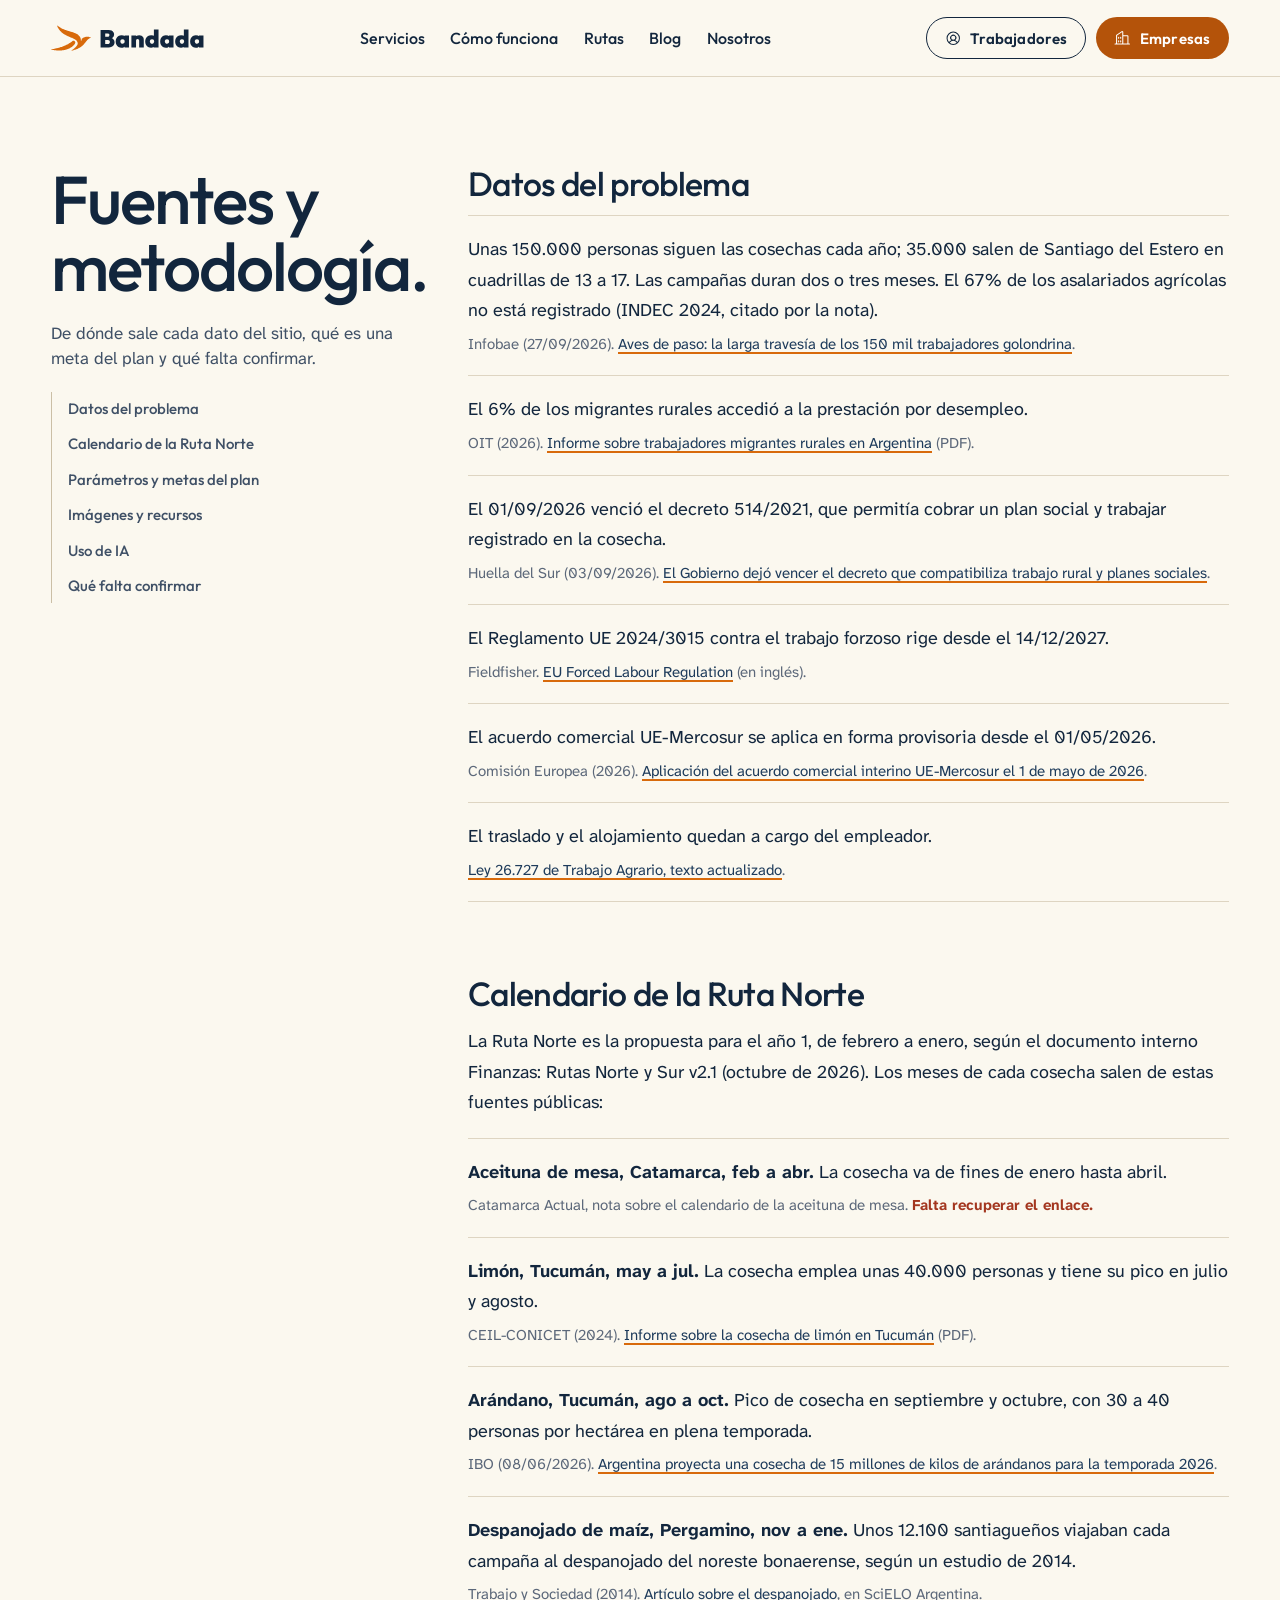
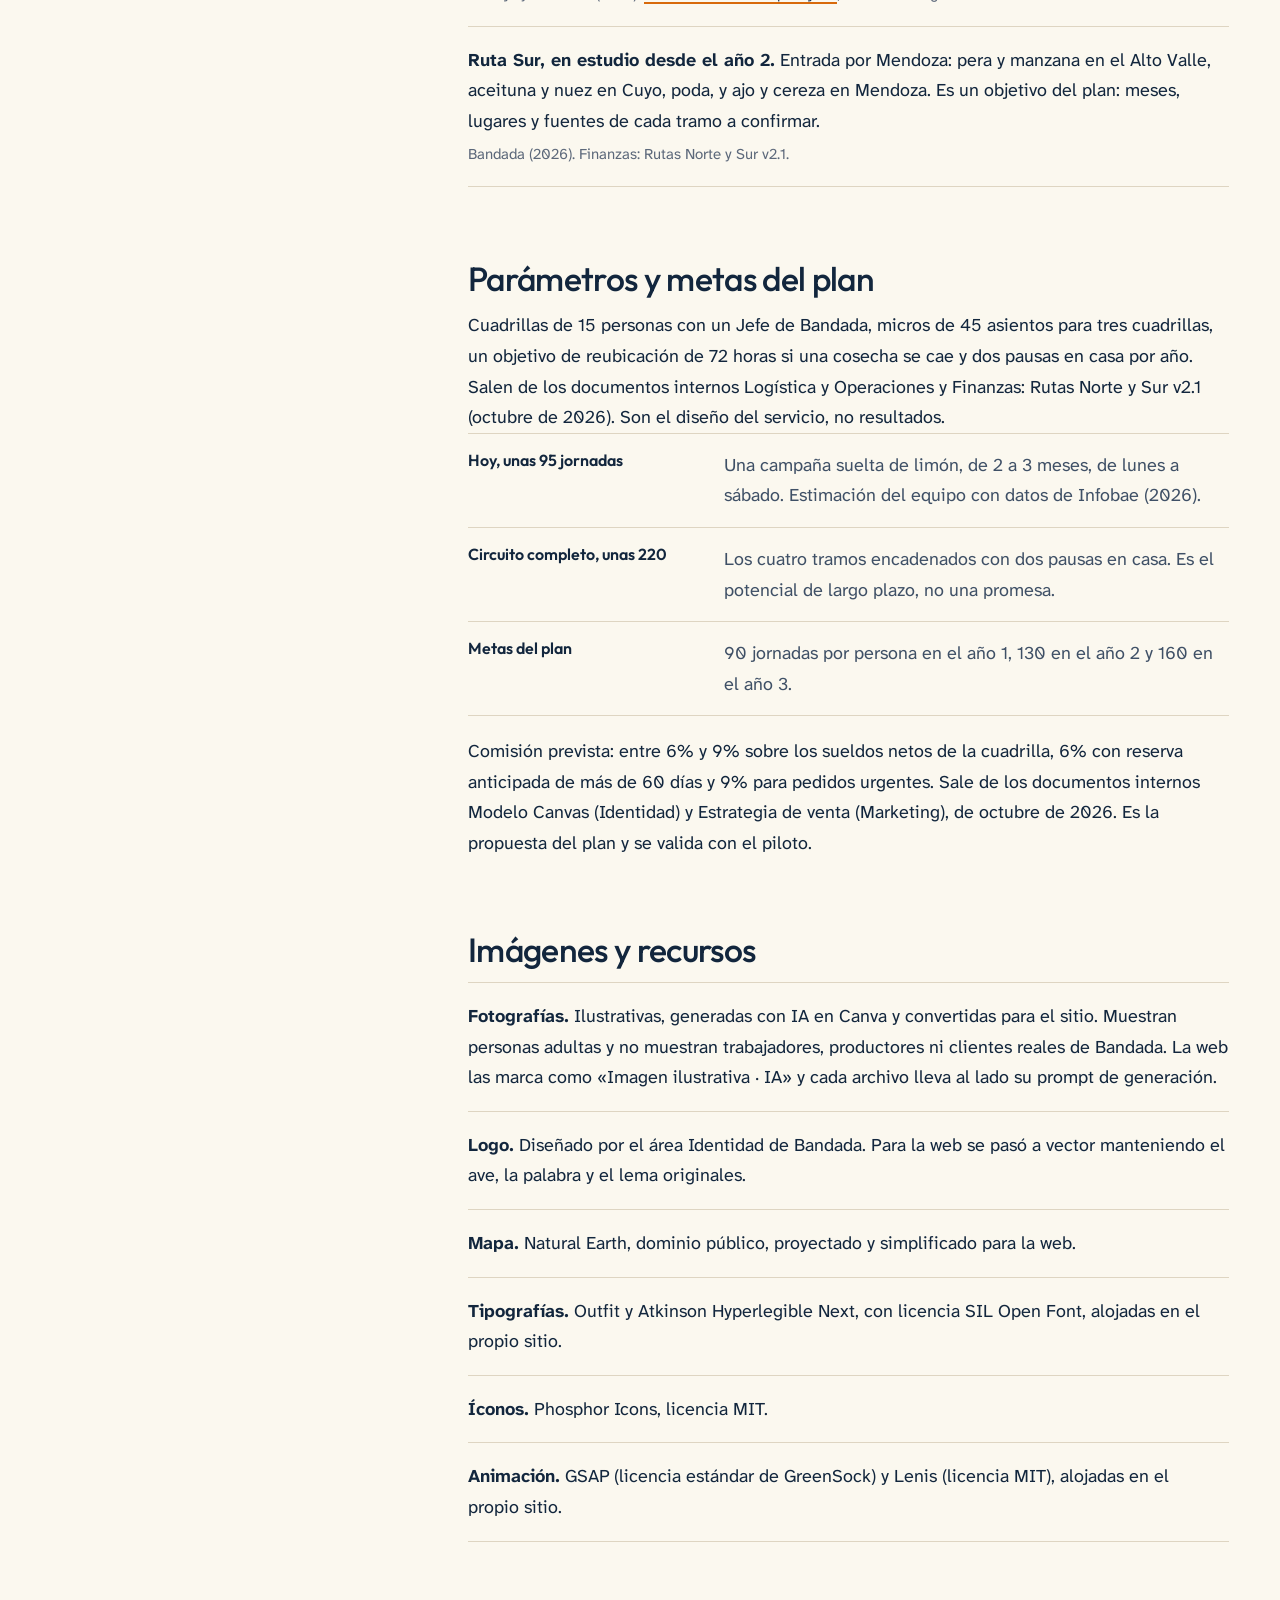
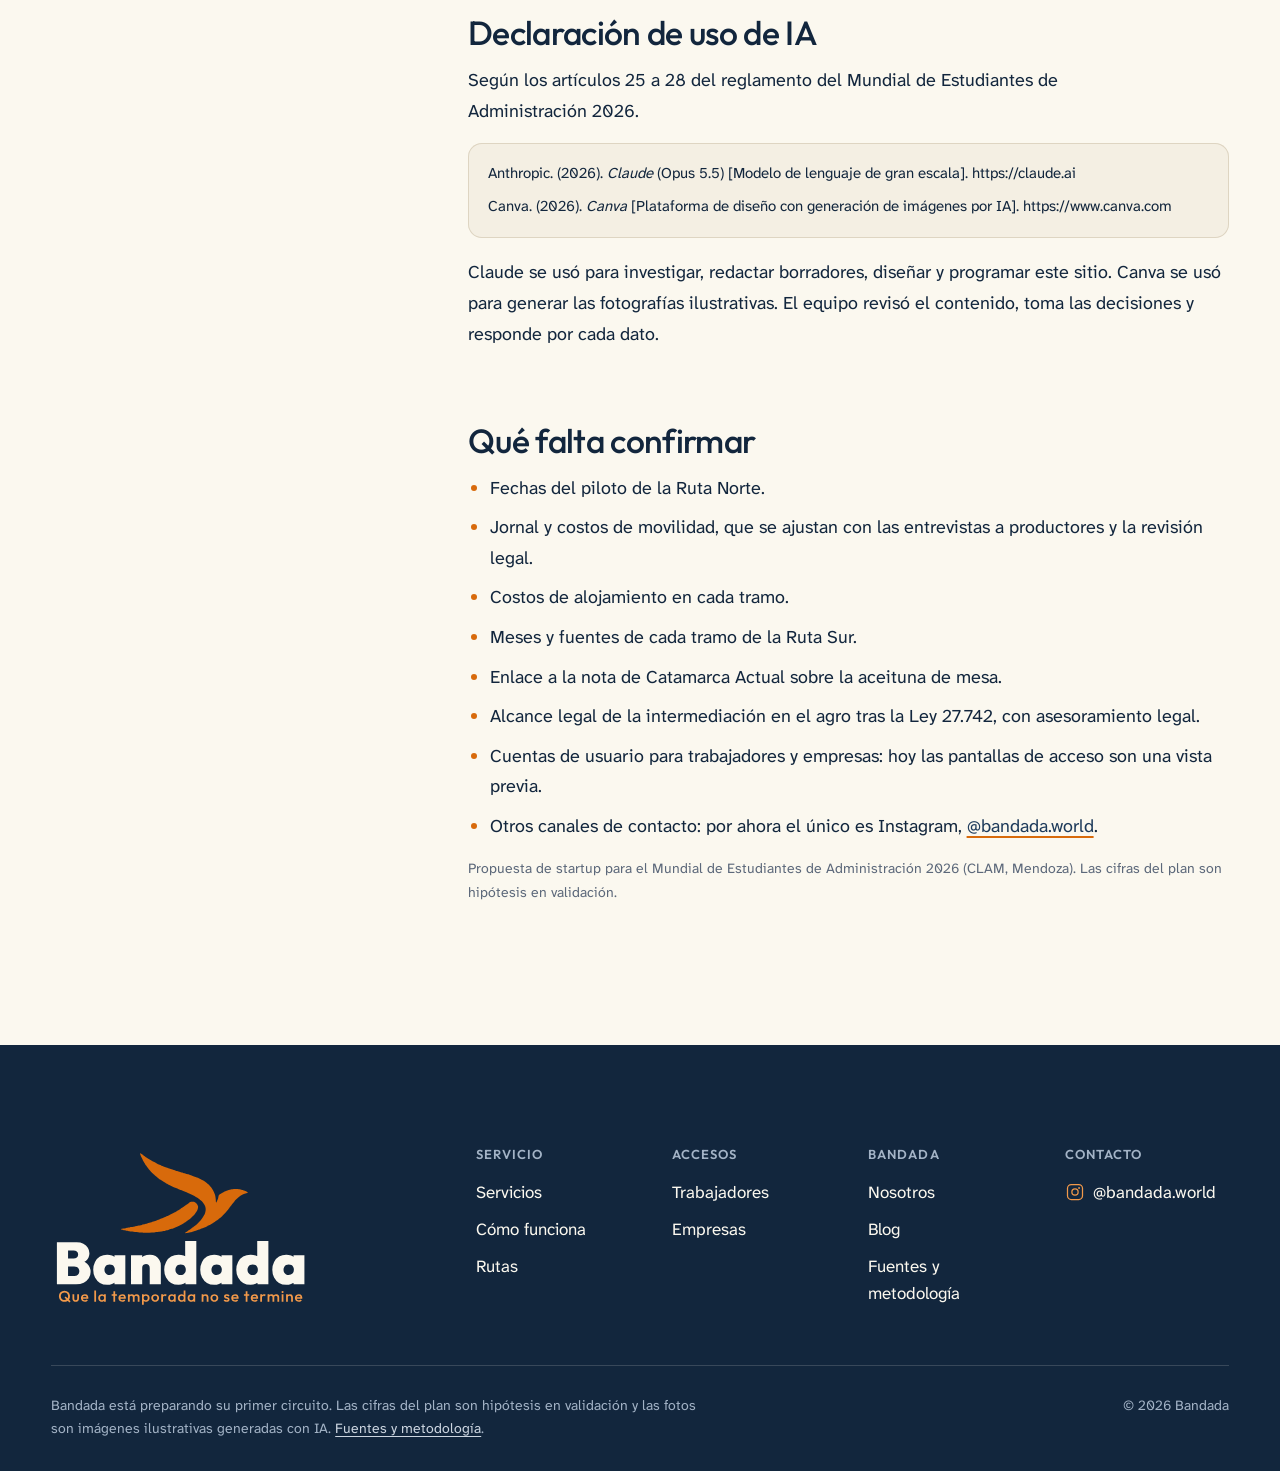
<file: fuentes/index.html>
<!doctype html>
<html lang="es-AR">
<head>
<meta charset="utf-8">
<meta name="viewport" content="width=device-width, initial-scale=1, viewport-fit=cover">
<meta name="robots" content="noindex, nofollow">
<title>Bandada · Fuentes y metodología</title>
<meta name="description" content="De dónde sale cada dato del sitio de Bandada, qué es una meta del plan y qué falta confirmar.">
<meta name="theme-color" content="#12263D">
<link rel="canonical" href="https://bandada.world/fuentes/">
<meta property="og:type" content="website">
<meta property="og:locale" content="es_AR">
<meta property="og:site_name" content="Bandada">
<meta property="og:title" content="Bandada · Fuentes y metodología">
<meta property="og:description" content="De dónde sale cada dato del sitio de Bandada, qué es una meta del plan y qué falta confirmar.">
<meta property="og:url" content="https://bandada.world/fuentes/">
<meta property="og:image" content="https://bandada.world/img/og.jpg">
<meta name="twitter:card" content="summary_large_image">
<link rel="icon" href="../img/marca/favicon.svg" type="image/svg+xml">
<link rel="preload" href="../fonts/outfit.woff2" as="font" type="font/woff2" crossorigin>
<link rel="preload" href="../fonts/atkinson-hyperlegible-next.woff2" as="font" type="font/woff2" crossorigin>
<link rel="stylesheet" href="../assets/css/bandada.css">
<link rel="stylesheet" href="../assets/css/paginas.css">
<script>(function(d){d.classList.add('js');if(!matchMedia('(prefers-reduced-motion: reduce)').matches){d.classList.add('js-motion');setTimeout(function(){if(!window.Bandada)d.classList.remove('js-motion')},4000)}})(document.documentElement);</script>
<script src="../assets/js/vendor/gsap.min.js" defer></script>
<script src="../assets/js/vendor/ScrollTrigger.min.js" defer></script>
<script src="../assets/js/vendor/SplitText.min.js" defer></script>
<script src="../assets/js/vendor/lenis.min.js" defer></script>
<script src="../assets/js/bandada.js" defer></script>
</head>
<body>
<a class="saltar" href="#contenido">Saltar al contenido</a>
<header class="cab" data-cab>
  <div class="cab-in ancho">
    <a class="logo" href="../" aria-label="Bandada, inicio"><svg class="ave" aria-hidden="true" focusable="false"><use href="../img/marca/marca.svg#ave"/></svg><svg class="palabra" aria-hidden="true" focusable="false"><use href="../img/marca/marca.svg#palabra"/></svg></a>
    <nav class="cab-nav" aria-label="Principal"><a href="../#servicios">Servicios</a><a href="../#como">Cómo funciona</a><a href="../#rutas">Rutas</a><a href="../blog/">Blog</a><a href="../nosotros/">Nosotros</a></nav>
    <div class="cab-acc">
      <a class="btn btn--contorno btn--chico" href="../trabajadores/"><svg class="ico" aria-hidden="true" focusable="false"><use href="../img/iconos.svg#i-user-circle"/></svg>Trabajadores</a>
      <a class="btn btn--chico" href="../empresas/"><svg class="ico" aria-hidden="true" focusable="false"><use href="../img/iconos.svg#i-buildings"/></svg>Empresas</a>
    </div>
    <button class="cab-menu" type="button" aria-expanded="false" aria-controls="menu" data-menu-abrir><svg class="ico" aria-hidden="true" focusable="false"><use href="../img/iconos.svg#i-list"/></svg><span>Menú</span></button>
  </div>
</header>
<div class="menu" id="menu" data-menu>
  <div class="menu-velo" data-menu-cerrar></div>
  <div class="menu-panel" role="dialog" aria-modal="true" aria-label="Menú">
    <div class="menu-top">
      <a class="logo" href="../" aria-label="Bandada, inicio"><svg class="ave" aria-hidden="true" focusable="false"><use href="../img/marca/marca.svg#ave"/></svg><svg class="palabra" aria-hidden="true" focusable="false"><use href="../img/marca/marca.svg#palabra"/></svg></a>
      <button class="menu-cerrar" type="button" data-menu-cerrar><svg class="ico" aria-hidden="true" focusable="false"><use href="../img/iconos.svg#i-x"/></svg><span>Cerrar</span></button>
    </div>
    <div class="menu-acc">
      <a href="../trabajadores/"><strong>Trabajadores</strong><span>Tu próximo paso empieza acá</span><svg class="ico" aria-hidden="true" focusable="false"><use href="../img/iconos.svg#i-arrow-right"/></svg></a>
      <a class="empresa" href="../empresas/"><strong>Empresas</strong><span>Planificá tu próxima cosecha</span><svg class="ico" aria-hidden="true" focusable="false"><use href="../img/iconos.svg#i-arrow-right"/></svg></a>
    </div>
    <ul class="menu-links"><li><a href="../#servicios">Servicios</a></li><li><a href="../#como">Cómo funciona</a></li><li><a href="../#rutas">Rutas</a></li><li><a href="../blog/">Blog</a></li><li><a href="../nosotros/">Nosotros</a></li><li><a href="../fuentes/">Fuentes</a></li></ul>
    <p class="menu-red"><svg class="ico" aria-hidden="true" focusable="false"><use href="../img/iconos.svg#i-instagram-logo"/></svg><a href="https://www.instagram.com/bandada.world/" target="_blank" rel="noopener">@bandada.world</a></p>
  </div>
</div>
<main id="contenido" class="fuentes">
  <section class="seccion">
    <div class="ancho fuentes-grid">
      <div class="fuentes-cab">
        <h1 class="t-h2" data-split>Fuentes y metodología.</h1>
        <p class="t-lead">De dónde sale cada dato del sitio, qué es una meta del plan y qué falta confirmar.</p>
        <nav class="fuentes-indice" aria-label="En esta página"><ul>
          <li><a href="#problema">Datos del problema</a></li><li><a href="#calendario">Calendario de la Ruta Norte</a></li>
          <li><a href="#servicio">Parámetros y metas del plan</a></li><li><a href="#recursos">Imágenes y recursos</a></li>
          <li><a href="#ia">Uso de IA</a></li><li><a href="#falta">Qué falta confirmar</a></li></ul></nav>
      </div>
      <div class="prosa">
        <h2 id="problema">Datos del problema</h2>
        <ul class="refs">
          <li><p>Unas 150.000 personas siguen las cosechas cada año; 35.000 salen de Santiago del Estero en cuadrillas de 13 a 17. Las campañas duran dos o tres meses. El 67% de los asalariados agrícolas no está registrado (INDEC 2024, citado por la nota).</p><p class="ref">Infobae (27/09/2026). <a href="https://www.infobae.com/sociedad/2026/09/27/aves-de-paso-la-larga-travesia-de-los-150-mil-trabajadores-golondrina-que-recorren-el-pais-detras-de-cada-cosecha/" target="_blank" rel="noopener">Aves de paso: la larga travesía de los 150 mil trabajadores golondrina</a>.</p></li>
          <li><p>El 6% de los migrantes rurales accedió a la prestación por desempleo.</p><p class="ref">OIT (2026). <a href="https://www.ilo.org/sites/default/files/2026-04/Oportunidades%20y%20desafios%20para%20mejorar%20vida%20laboral%20migrantes.pdf" target="_blank" rel="noopener">Informe sobre trabajadores migrantes rurales en Argentina</a> (PDF).</p></li>
          <li><p>El 01/09/2026 venció el decreto 514/2021, que permitía cobrar un plan social y trabajar registrado en la cosecha.</p><p class="ref">Huella del Sur (03/09/2026). <a href="https://huelladelsur.ar/2026/09/03/el-gobierno-dejo-vencer-el-decreto-que-compatibiliza-trabajo-rural-y-planes-sociales-y-quedaron-120-000-puestos-de-trabajo-sin-certezas/" target="_blank" rel="noopener">El Gobierno dejó vencer el decreto que compatibiliza trabajo rural y planes sociales</a>.</p></li>
          <li><p>El Reglamento UE 2024/3015 contra el trabajo forzoso rige desde el 14/12/2027.</p><p class="ref">Fieldfisher. <a href="https://www.fieldfisher.com/en/locations/germany/insights/eu-forced-labour-regulation" target="_blank" rel="noopener">EU Forced Labour Regulation</a> (en inglés).</p></li>
          <li><p>El acuerdo comercial UE-Mercosur se aplica en forma provisoria desde el 01/05/2026.</p><p class="ref">Comisión Europea (2026). <a href="https://trade.ec.europa.eu/access-to-markets/es/news/aplicacion-del-acuerdo-comercial-interino-ue-mercosur-el-1-de-mayo-de-2026" target="_blank" rel="noopener">Aplicación del acuerdo comercial interino UE-Mercosur el 1 de mayo de 2026</a>.</p></li>
          <li><p>El traslado y el alojamiento quedan a cargo del empleador.</p><p class="ref"><a href="https://www.argentina.gob.ar/normativa/nacional/norma-192152/actualizacion" target="_blank" rel="noopener">Ley 26.727 de Trabajo Agrario, texto actualizado</a>.</p></li>
        </ul>
        <h2 id="calendario">Calendario de la Ruta Norte</h2>
        <p>La Ruta Norte es la propuesta para el año 1, de febrero a enero, según el documento interno Finanzas: Rutas Norte y Sur v2.1 (octubre de 2026). Los meses de cada cosecha salen de estas fuentes públicas:</p>
        <ul class="refs">
          <li><p><strong>Aceituna de mesa, Catamarca, feb a abr.</strong> La cosecha va de fines de enero hasta abril.</p><p class="ref">Catamarca Actual, nota sobre el calendario de la aceituna de mesa. <span class="sin">Falta recuperar el enlace.</span></p></li>
          <li><p><strong>Limón, Tucumán, may a jul.</strong> La cosecha emplea unas 40.000 personas y tiene su pico en julio y agosto.</p><p class="ref">CEIL-CONICET (2024). <a href="https://www.ceil-conicet.gov.ar/wp-content/uploads/2024/11/mi18-EPT-limon.pdf" target="_blank" rel="noopener">Informe sobre la cosecha de limón en Tucumán</a> (PDF).</p></li>
          <li><p><strong>Arándano, Tucumán, ago a oct.</strong> Pico de cosecha en septiembre y octubre, con 30 a 40 personas por hectárea en plena temporada.</p><p class="ref">IBO (08/06/2026). <a href="https://www.internationalblueberry.org/2026/06/08/argentina-proyecta-una-cosecha-de-15-millones-de-kilos-de-arandanos-para-la-temporada-2026/" target="_blank" rel="noopener">Argentina proyecta una cosecha de 15 millones de kilos de arándanos para la temporada 2026</a>.</p></li>
          <li><p><strong>Despanojado de maíz, Pergamino, nov a ene.</strong> Unos 12.100 santiagueños viajaban cada campaña al despanojado del noreste bonaerense, según un estudio de 2014.</p><p class="ref">Trabajo y Sociedad (2014). <a href="https://www.scielo.org.ar/scielo.php?script=sci_arttext&amp;pid=S1514-68712014000100003" target="_blank" rel="noopener">Artículo sobre el despanojado</a>, en SciELO Argentina.</p></li>
          <li><p><strong>Ruta Sur, en estudio desde el año 2.</strong> Entrada por Mendoza: pera y manzana en el Alto Valle, aceituna y nuez en Cuyo, poda, y ajo y cereza en Mendoza. Es un objetivo del plan: meses, lugares y fuentes de cada tramo a confirmar.</p><p class="ref">Bandada (2026). Finanzas: Rutas Norte y Sur v2.1.</p></li>
        </ul>
        <h2 id="servicio">Parámetros y metas del plan</h2>
        <p>Cuadrillas de 15 personas con un Jefe de Bandada, micros de 45 asientos para tres cuadrillas, un objetivo de reubicación de 72 horas si una cosecha se cae y dos pausas en casa por año. Salen de los documentos internos Logística y Operaciones y Finanzas: Rutas Norte y Sur v2.1 (octubre de 2026). Son el diseño del servicio, no resultados.</p>
        <dl class="calc">
          <div><dt>Hoy, unas 95 jornadas</dt><dd>Una campaña suelta de limón, de 2 a 3 meses, de lunes a sábado. Estimación del equipo con datos de Infobae (2026).</dd></div>
          <div><dt>Circuito completo, unas 220</dt><dd>Los cuatro tramos encadenados con dos pausas en casa. Es el potencial de largo plazo, no una promesa.</dd></div>
          <div><dt>Metas del plan</dt><dd>90 jornadas por persona en el año 1, 130 en el año 2 y 160 en el año 3.</dd></div>
        </dl>
        <p>Comisión prevista: entre 6% y 9% sobre los sueldos netos de la cuadrilla, 6% con reserva anticipada de más de 60 días y 9% para pedidos urgentes. Sale de los documentos internos Modelo Canvas (Identidad) y Estrategia de venta (Marketing), de octubre de 2026. Es la propuesta del plan y se valida con el piloto.</p>
        <h2 id="recursos">Imágenes y recursos</h2>
        <ul class="refs">
          <li><p><strong>Fotografías.</strong> Ilustrativas, generadas con IA en Canva y convertidas para el sitio. Muestran personas adultas y no muestran trabajadores, productores ni clientes reales de Bandada. La web las marca como «Imagen ilustrativa · IA» y cada archivo lleva al lado su prompt de generación.</p></li>
          <li><p><strong>Logo.</strong> Diseñado por el área Identidad de Bandada. Para la web se pasó a vector manteniendo el ave, la palabra y el lema originales.</p></li>
          <li><p><strong>Mapa.</strong> Natural Earth, dominio público, proyectado y simplificado para la web.</p></li>
          <li><p><strong>Tipografías.</strong> Outfit y Atkinson Hyperlegible Next, con licencia SIL Open Font, alojadas en el propio sitio.</p></li>
          <li><p><strong>Íconos.</strong> Phosphor Icons, licencia MIT.</p></li>
          <li><p><strong>Animación.</strong> GSAP (licencia estándar de GreenSock) y Lenis (licencia MIT), alojadas en el propio sitio.</p></li>
        </ul>
        <h2 id="ia">Declaración de uso de IA</h2>
        <p>Según los artículos 25 a 28 del reglamento del Mundial de Estudiantes de Administración 2026.</p>
        <div class="apa">
          <p>Anthropic. (2026). <i>Claude</i> (Opus 5.5) [Modelo de lenguaje de gran escala]. https://claude.ai</p>
          <p>Canva. (2026). <i>Canva</i> [Plataforma de diseño con generación de imágenes por IA]. https://www.canva.com</p>
        </div>
        <p>Claude se usó para investigar, redactar borradores, diseñar y programar este sitio. Canva se usó para generar las fotografías ilustrativas. El equipo revisó el contenido, toma las decisiones y responde por cada dato.</p>
        <h2 id="falta">Qué falta confirmar</h2>
        <ul>
          <li>Fechas del piloto de la Ruta Norte.</li>
          <li>Jornal y costos de movilidad, que se ajustan con las entrevistas a productores y la revisión legal.</li>
          <li>Costos de alojamiento en cada tramo.</li>
          <li>Meses y fuentes de cada tramo de la Ruta Sur.</li>
          <li>Enlace a la nota de Catamarca Actual sobre la aceituna de mesa.</li>
          <li>Alcance legal de la intermediación en el agro tras la Ley 27.742, con asesoramiento legal.</li>
          <li>Cuentas de usuario para trabajadores y empresas: hoy las pantallas de acceso son una vista previa.</li>
          <li>Otros canales de contacto: por ahora el único es Instagram, <a href="https://www.instagram.com/bandada.world/" target="_blank" rel="noopener">@bandada.world</a>.</li>
        </ul>
        <p class="t-fuente">Propuesta de startup para el Mundial de Estudiantes de Administración 2026 (CLAM, Mendoza). Las cifras del plan son hipótesis en validación.</p>
      </div>
    </div>
  </section>
</main>
<footer class="pie oscuro">
  <div class="ancho">
    <div class="pie-top">
      <div class="pie-marca">
        <img class="pie-logo" src="../img/marca/bandada-logo-claro.svg" alt="Bandada. Que la temporada no se termine" width="708" height="440" loading="lazy">
      </div>
      <div class="pie-cols">
        <div><h2>Servicio</h2><ul>
          <li><a href="../#servicios">Servicios</a></li>
          <li><a href="../#como">Cómo funciona</a></li>
          <li><a href="../#rutas">Rutas</a></li>
        </ul></div>
        <div><h2>Accesos</h2><ul>
          <li><a href="../trabajadores/">Trabajadores</a></li>
          <li><a href="../empresas/">Empresas</a></li>
        </ul></div>
        <div><h2>Bandada</h2><ul>
          <li><a href="../nosotros/">Nosotros</a></li>
          <li><a href="../blog/">Blog</a></li>
          <li><a href="../fuentes/">Fuentes y metodología</a></li>
        </ul></div>
        <div><h2>Contacto</h2><ul>
          <li><a class="pie-ig" href="https://www.instagram.com/bandada.world/" target="_blank" rel="noopener"><svg class="ico" aria-hidden="true" focusable="false"><use href="../img/iconos.svg#i-instagram-logo"/></svg>@bandada.world</a></li>
        </ul></div>
      </div>
    </div>
    <div class="pie-bajo">
      <p>Bandada está preparando su primer circuito. Las cifras del plan son hipótesis en validación y las fotos son imágenes ilustrativas generadas con IA. <a href="../fuentes/">Fuentes y metodología</a>.</p>
      <p>© 2026 Bandada</p>
    </div>
  </div>
</footer>
</body>
</html>
</file>
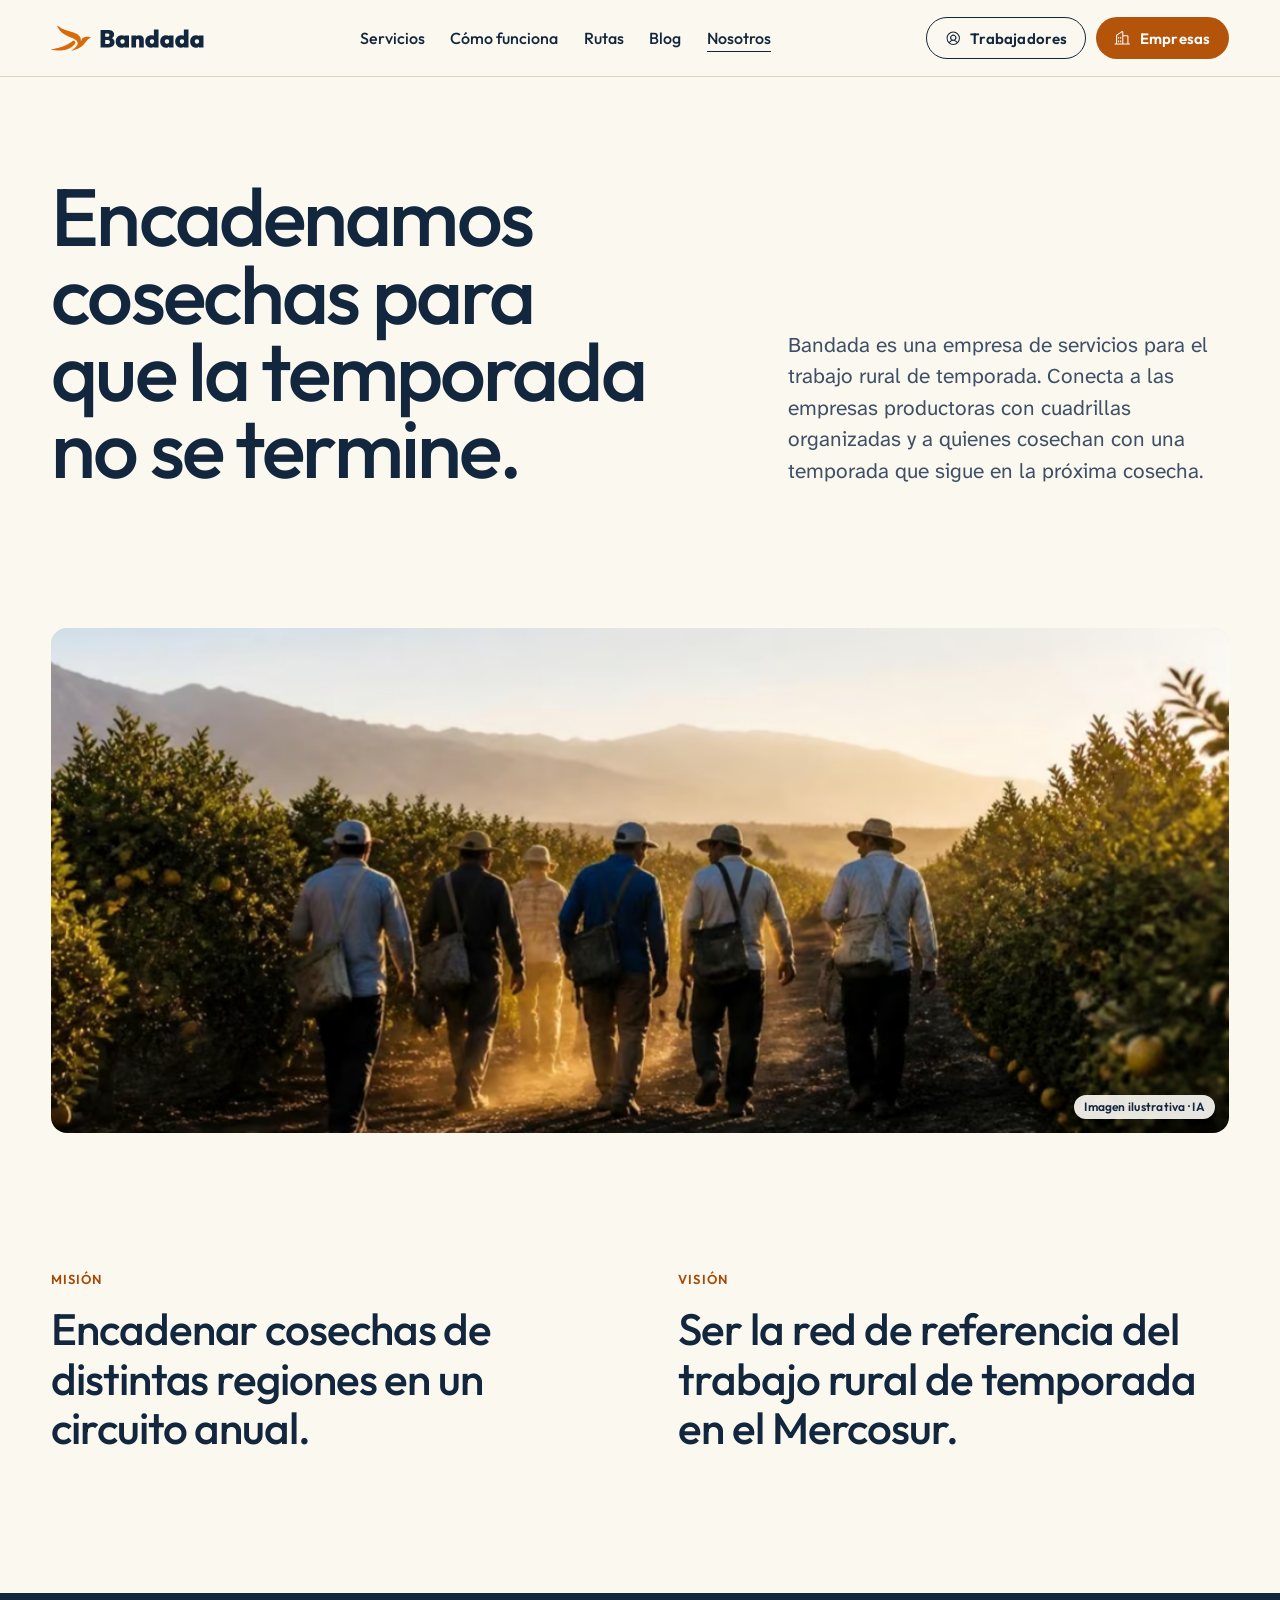
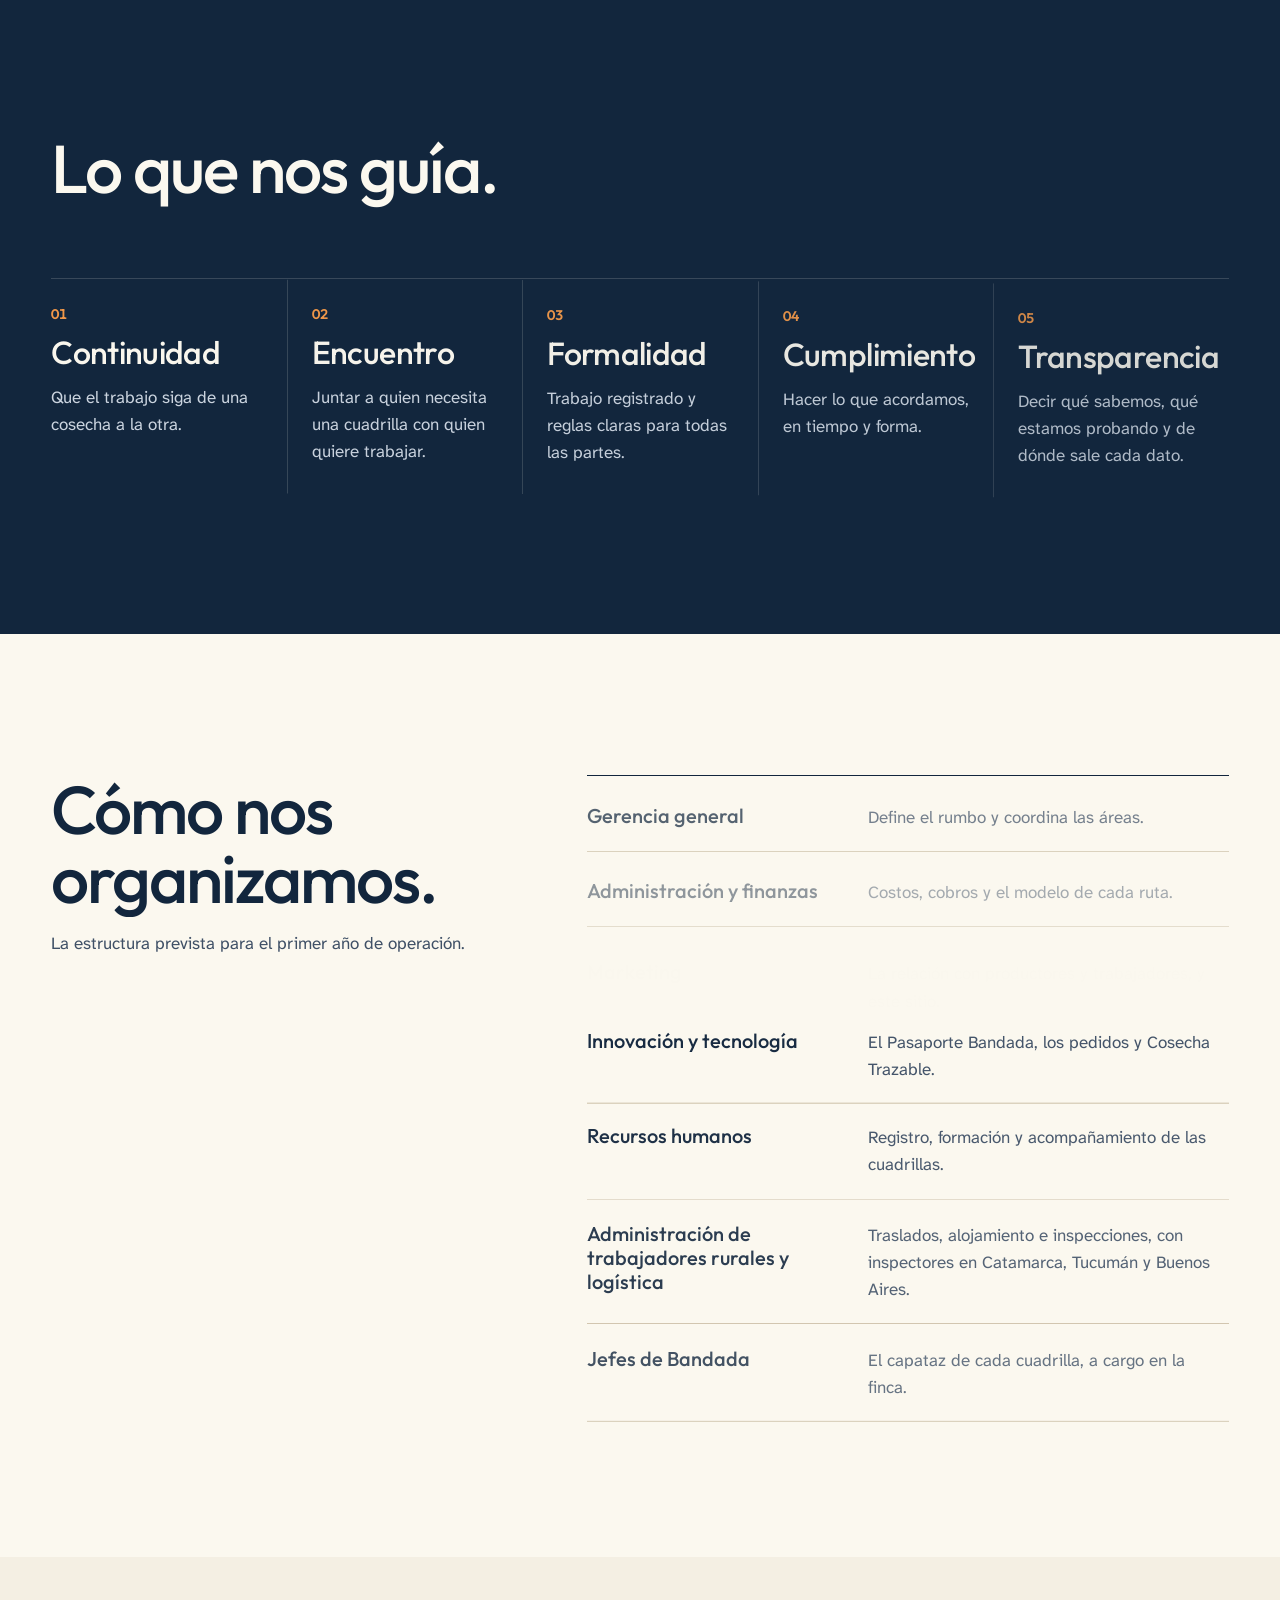
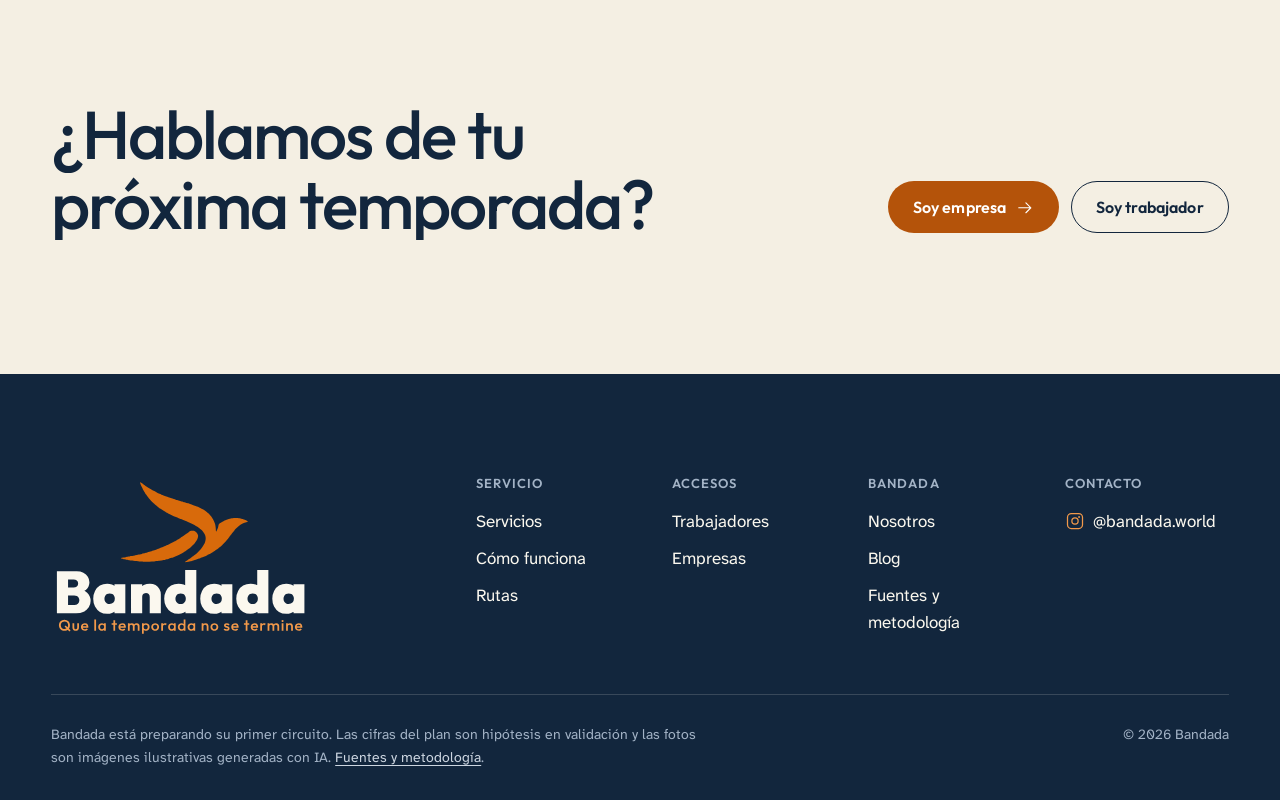
<file: nosotros/index.html>
<!doctype html>
<html lang="es-AR">
<head>
<meta charset="utf-8">
<meta name="viewport" content="width=device-width, initial-scale=1, viewport-fit=cover">
<meta name="robots" content="noindex, nofollow">
<title>Bandada · Nosotros</title>
<meta name="description" content="Misión, visión, valores y organización de Bandada, el circuito anual de cosechas.">
<meta name="theme-color" content="#12263D">
<link rel="canonical" href="https://bandada.world/nosotros/">
<meta property="og:type" content="website">
<meta property="og:locale" content="es_AR">
<meta property="og:site_name" content="Bandada">
<meta property="og:title" content="Bandada · Nosotros">
<meta property="og:description" content="Misión, visión, valores y organización de Bandada, el circuito anual de cosechas.">
<meta property="og:url" content="https://bandada.world/nosotros/">
<meta property="og:image" content="https://bandada.world/img/og.jpg">
<meta name="twitter:card" content="summary_large_image">
<link rel="icon" href="../img/marca/favicon.svg" type="image/svg+xml">
<link rel="preload" href="../fonts/outfit.woff2" as="font" type="font/woff2" crossorigin>
<link rel="preload" href="../fonts/atkinson-hyperlegible-next.woff2" as="font" type="font/woff2" crossorigin>
<link rel="stylesheet" href="../assets/css/bandada.css">
<link rel="stylesheet" href="../assets/css/paginas.css">
<script>(function(d){d.classList.add('js');if(!matchMedia('(prefers-reduced-motion: reduce)').matches){d.classList.add('js-motion');setTimeout(function(){if(!window.Bandada)d.classList.remove('js-motion')},4000)}})(document.documentElement);</script>
<script src="../assets/js/vendor/gsap.min.js" defer></script>
<script src="../assets/js/vendor/ScrollTrigger.min.js" defer></script>
<script src="../assets/js/vendor/SplitText.min.js" defer></script>
<script src="../assets/js/vendor/lenis.min.js" defer></script>
<script src="../assets/js/bandada.js" defer></script>
</head>
<body>
<a class="saltar" href="#contenido">Saltar al contenido</a>
<header class="cab" data-cab>
  <div class="cab-in ancho">
    <a class="logo" href="../" aria-label="Bandada, inicio"><svg class="ave" aria-hidden="true" focusable="false"><use href="../img/marca/marca.svg#ave"/></svg><svg class="palabra" aria-hidden="true" focusable="false"><use href="../img/marca/marca.svg#palabra"/></svg></a>
    <nav class="cab-nav" aria-label="Principal"><a href="../#servicios">Servicios</a><a href="../#como">Cómo funciona</a><a href="../#rutas">Rutas</a><a href="../blog/">Blog</a><a href="../nosotros/" aria-current="page">Nosotros</a></nav>
    <div class="cab-acc">
      <a class="btn btn--contorno btn--chico" href="../trabajadores/"><svg class="ico" aria-hidden="true" focusable="false"><use href="../img/iconos.svg#i-user-circle"/></svg>Trabajadores</a>
      <a class="btn btn--chico" href="../empresas/"><svg class="ico" aria-hidden="true" focusable="false"><use href="../img/iconos.svg#i-buildings"/></svg>Empresas</a>
    </div>
    <button class="cab-menu" type="button" aria-expanded="false" aria-controls="menu" data-menu-abrir><svg class="ico" aria-hidden="true" focusable="false"><use href="../img/iconos.svg#i-list"/></svg><span>Menú</span></button>
  </div>
</header>
<div class="menu" id="menu" data-menu>
  <div class="menu-velo" data-menu-cerrar></div>
  <div class="menu-panel" role="dialog" aria-modal="true" aria-label="Menú">
    <div class="menu-top">
      <a class="logo" href="../" aria-label="Bandada, inicio"><svg class="ave" aria-hidden="true" focusable="false"><use href="../img/marca/marca.svg#ave"/></svg><svg class="palabra" aria-hidden="true" focusable="false"><use href="../img/marca/marca.svg#palabra"/></svg></a>
      <button class="menu-cerrar" type="button" data-menu-cerrar><svg class="ico" aria-hidden="true" focusable="false"><use href="../img/iconos.svg#i-x"/></svg><span>Cerrar</span></button>
    </div>
    <div class="menu-acc">
      <a href="../trabajadores/"><strong>Trabajadores</strong><span>Tu próximo paso empieza acá</span><svg class="ico" aria-hidden="true" focusable="false"><use href="../img/iconos.svg#i-arrow-right"/></svg></a>
      <a class="empresa" href="../empresas/"><strong>Empresas</strong><span>Planificá tu próxima cosecha</span><svg class="ico" aria-hidden="true" focusable="false"><use href="../img/iconos.svg#i-arrow-right"/></svg></a>
    </div>
    <ul class="menu-links"><li><a href="../#servicios">Servicios</a></li><li><a href="../#como">Cómo funciona</a></li><li><a href="../#rutas">Rutas</a></li><li><a href="../blog/">Blog</a></li><li><a href="../nosotros/">Nosotros</a></li><li><a href="../fuentes/">Fuentes</a></li></ul>
    <p class="menu-red"><svg class="ico" aria-hidden="true" focusable="false"><use href="../img/iconos.svg#i-instagram-logo"/></svg><a href="https://www.instagram.com/bandada.world/" target="_blank" rel="noopener">@bandada.world</a></p>
  </div>
</div>
<main id="contenido" class="nos">
  <section class="seccion nos-top">
    <div class="ancho nos-top-grid">
      <h1 class="t-display" data-split>Encadenamos cosechas para que la temporada no se termine.</h1>
      <p class="t-lead">Bandada es una empresa de servicios para el trabajo rural de temporada. Conecta a las empresas productoras con cuadrillas organizadas y a quienes cosechan con una temporada que sigue en la próxima cosecha.</p>
    </div>
  </section>
  <div class="ancho"><figure class="foto nos-foto" data-parallax><picture><source type="image/avif" srcset="../img/foto/hero-cuadrilla-1200.avif 1200w, ../img/foto/hero-cuadrilla-1680.avif 1680w" sizes="(max-width: 1320px) 92vw, 1320px"><source type="image/webp" srcset="../img/foto/hero-cuadrilla-1200.webp 1200w, ../img/foto/hero-cuadrilla-1680.webp 1680w" sizes="(max-width: 1320px) 92vw, 1320px"><img src="../img/foto/hero-cuadrilla-1200.webp" alt="Una cuadrilla camina entre limoneros al atardecer." width="1680" height="944" loading="lazy" decoding="async"></picture><span class="ia">Imagen ilustrativa · IA</span></figure></div>
  <section class="seccion nos-mv" aria-label="Misión y visión">
    <div class="ancho nos-mv-grid">
      <div data-reveal><h2 class="nos-mv-t">Misión</h2><p class="nos-frase">Encadenar cosechas de distintas regiones en un circuito anual.</p></div>
      <div data-reveal><h2 class="nos-mv-t">Visión</h2><p class="nos-frase">Ser la red de referencia del trabajo rural de temporada en el Mercosur.</p></div>
    </div>
  </section>
  <section class="seccion oscuro nos-valores" aria-labelledby="val-t">
    <div class="ancho">
      <div class="sec-cabeza"><h2 id="val-t" class="t-h2" data-split>Lo que nos guía.</h2></div>
      <ul class="valores"><li data-reveal><span class="valor-n">01</span><h3 class="t-h3">Continuidad</h3><p>Que el trabajo siga de una cosecha a la otra.</p></li><li data-reveal><span class="valor-n">02</span><h3 class="t-h3">Encuentro</h3><p>Juntar a quien necesita una cuadrilla con quien quiere trabajar.</p></li><li data-reveal><span class="valor-n">03</span><h3 class="t-h3">Formalidad</h3><p>Trabajo registrado y reglas claras para todas las partes.</p></li><li data-reveal><span class="valor-n">04</span><h3 class="t-h3">Cumplimiento</h3><p>Hacer lo que acordamos, en tiempo y forma.</p></li><li data-reveal><span class="valor-n">05</span><h3 class="t-h3">Transparencia</h3><p>Decir qué sabemos, qué estamos probando y de dónde sale cada dato.</p></li></ul>
    </div>
  </section>
  <section class="seccion nos-org" aria-labelledby="org-t">
    <div class="ancho nos-org-grid">
      <div class="sec-cabeza"><h2 id="org-t" class="t-h2" data-split>Cómo nos organizamos.</h2><p>La estructura prevista para el primer año de operación.</p></div>
      <ul class="org-lista"><li data-reveal><strong>Gerencia general</strong><span>Define el rumbo y coordina las áreas.</span></li><li data-reveal><strong>Administración y finanzas</strong><span>Costos, cobros y el modelo de cada ruta.</span></li><li data-reveal><strong>Marketing</strong><span>La relación con productores y trabajadores, y este sitio.</span></li><li data-reveal><strong>Innovación y tecnología</strong><span>El Pasaporte Bandada, los pedidos y Cosecha Trazable.</span></li><li data-reveal><strong>Recursos humanos</strong><span>Registro, formación y acompañamiento de las cuadrillas.</span></li><li data-reveal><strong>Administración de trabajadores rurales y logística</strong><span>Traslados, alojamiento e inspecciones, con inspectores en Catamarca, Tucumán y Buenos Aires.</span></li><li data-reveal><strong>Jefes de Bandada</strong><span>El capataz de cada cuadrilla, a cargo en la finca.</span></li></ul>
    </div>
  </section>
  <section class="seccion nos-cta">
    <div class="ancho nos-cta-in">
      <h2 class="t-h2" data-split>¿Hablamos de tu próxima temporada?</h2>
      <div class="hero-cta"><a class="btn" href="../empresas/">Soy empresa <svg class="ico ico-flecha" aria-hidden="true" focusable="false"><use href="../img/iconos.svg#i-arrow-right"/></svg></a><a class="btn btn--contorno" href="../trabajadores/">Soy trabajador</a></div>
    </div>
  </section>
</main>
<footer class="pie oscuro">
  <div class="ancho">
    <div class="pie-top">
      <div class="pie-marca">
        <img class="pie-logo" src="../img/marca/bandada-logo-claro.svg" alt="Bandada. Que la temporada no se termine" width="708" height="440" loading="lazy">
      </div>
      <div class="pie-cols">
        <div><h2>Servicio</h2><ul>
          <li><a href="../#servicios">Servicios</a></li>
          <li><a href="../#como">Cómo funciona</a></li>
          <li><a href="../#rutas">Rutas</a></li>
        </ul></div>
        <div><h2>Accesos</h2><ul>
          <li><a href="../trabajadores/">Trabajadores</a></li>
          <li><a href="../empresas/">Empresas</a></li>
        </ul></div>
        <div><h2>Bandada</h2><ul>
          <li><a href="../nosotros/">Nosotros</a></li>
          <li><a href="../blog/">Blog</a></li>
          <li><a href="../fuentes/">Fuentes y metodología</a></li>
        </ul></div>
        <div><h2>Contacto</h2><ul>
          <li><a class="pie-ig" href="https://www.instagram.com/bandada.world/" target="_blank" rel="noopener"><svg class="ico" aria-hidden="true" focusable="false"><use href="../img/iconos.svg#i-instagram-logo"/></svg>@bandada.world</a></li>
        </ul></div>
      </div>
    </div>
    <div class="pie-bajo">
      <p>Bandada está preparando su primer circuito. Las cifras del plan son hipótesis en validación y las fotos son imágenes ilustrativas generadas con IA. <a href="../fuentes/">Fuentes y metodología</a>.</p>
      <p>© 2026 Bandada</p>
    </div>
  </div>
</footer>
</body>
</html>
</file>
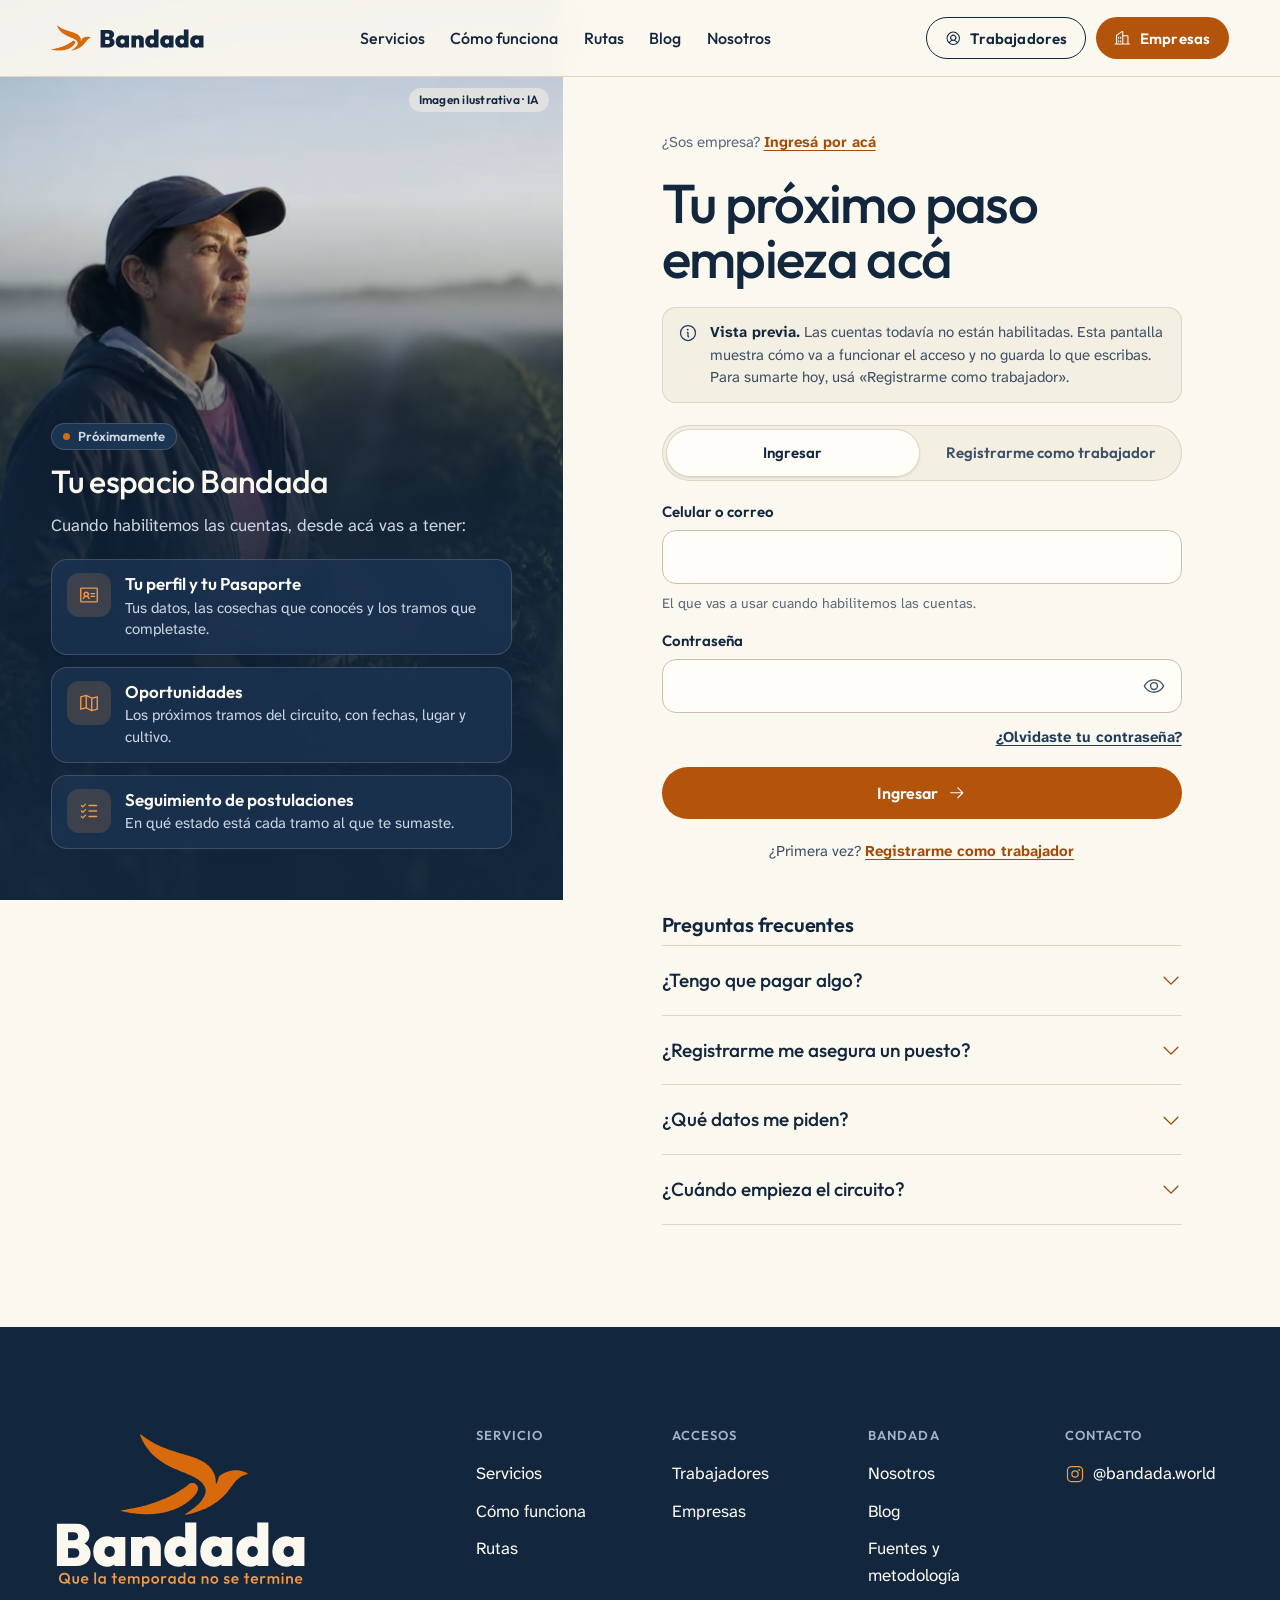
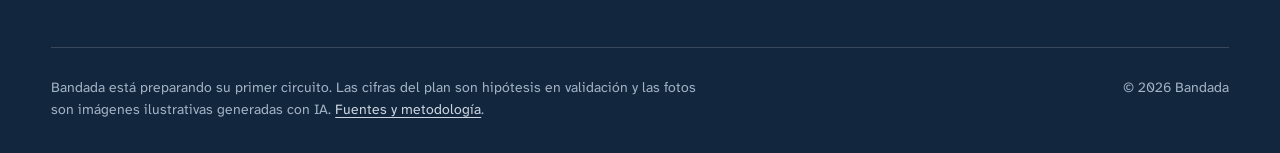
<file: trabajadores/index.html>
<!doctype html>
<html lang="es-AR">
<head>
<meta charset="utf-8">
<meta name="viewport" content="width=device-width, initial-scale=1, viewport-fit=cover">
<meta name="robots" content="noindex, nofollow">
<title>Bandada · Acceso para trabajadores</title>
<meta name="description" content="Ingresá a tu espacio Bandada o registrá tu interés para sumarte al primer circuito. El servicio lo paga el productor: el trabajador no paga por acceder.">
<meta name="theme-color" content="#12263D">
<link rel="canonical" href="https://bandada.world/trabajadores/">
<meta property="og:type" content="website">
<meta property="og:locale" content="es_AR">
<meta property="og:site_name" content="Bandada">
<meta property="og:title" content="Bandada · Acceso para trabajadores">
<meta property="og:description" content="Ingresá a tu espacio Bandada o registrá tu interés para sumarte al primer circuito. El servicio lo paga el productor: el trabajador no paga por acceder.">
<meta property="og:url" content="https://bandada.world/trabajadores/">
<meta property="og:image" content="https://bandada.world/img/og.jpg">
<meta name="twitter:card" content="summary_large_image">
<link rel="icon" href="../img/marca/favicon.svg" type="image/svg+xml">
<link rel="preload" href="../fonts/outfit.woff2" as="font" type="font/woff2" crossorigin>
<link rel="preload" href="../fonts/atkinson-hyperlegible-next.woff2" as="font" type="font/woff2" crossorigin>
<link rel="stylesheet" href="../assets/css/bandada.css">
<link rel="stylesheet" href="../assets/css/accesos.css">
<script>(function(d){d.classList.add('js');if(!matchMedia('(prefers-reduced-motion: reduce)').matches){d.classList.add('js-motion');setTimeout(function(){if(!window.Bandada)d.classList.remove('js-motion')},4000)}})(document.documentElement);</script>
<script src="../assets/js/vendor/gsap.min.js" defer></script>
<script src="../assets/js/vendor/ScrollTrigger.min.js" defer></script>
<script src="../assets/js/vendor/SplitText.min.js" defer></script>
<script src="../assets/js/vendor/lenis.min.js" defer></script>
<script src="../assets/js/bandada.js" defer></script>
<script src="../assets/js/accesos.js" defer></script>
</head>
<body>
<a class="saltar" href="#contenido">Saltar al contenido</a>
<header class="cab" data-cab>
  <div class="cab-in ancho">
    <a class="logo" href="../" aria-label="Bandada, inicio"><svg class="ave" aria-hidden="true" focusable="false"><use href="../img/marca/marca.svg#ave"/></svg><svg class="palabra" aria-hidden="true" focusable="false"><use href="../img/marca/marca.svg#palabra"/></svg></a>
    <nav class="cab-nav" aria-label="Principal"><a href="../#servicios">Servicios</a><a href="../#como">Cómo funciona</a><a href="../#rutas">Rutas</a><a href="../blog/">Blog</a><a href="../nosotros/">Nosotros</a></nav>
    <div class="cab-acc">
      <a class="btn btn--contorno btn--chico" href="../trabajadores/" aria-current="page"><svg class="ico" aria-hidden="true" focusable="false"><use href="../img/iconos.svg#i-user-circle"/></svg>Trabajadores</a>
      <a class="btn btn--chico" href="../empresas/"><svg class="ico" aria-hidden="true" focusable="false"><use href="../img/iconos.svg#i-buildings"/></svg>Empresas</a>
    </div>
    <button class="cab-menu" type="button" aria-expanded="false" aria-controls="menu" data-menu-abrir><svg class="ico" aria-hidden="true" focusable="false"><use href="../img/iconos.svg#i-list"/></svg><span>Menú</span></button>
  </div>
</header>
<div class="menu" id="menu" data-menu>
  <div class="menu-velo" data-menu-cerrar></div>
  <div class="menu-panel" role="dialog" aria-modal="true" aria-label="Menú">
    <div class="menu-top">
      <a class="logo" href="../" aria-label="Bandada, inicio"><svg class="ave" aria-hidden="true" focusable="false"><use href="../img/marca/marca.svg#ave"/></svg><svg class="palabra" aria-hidden="true" focusable="false"><use href="../img/marca/marca.svg#palabra"/></svg></a>
      <button class="menu-cerrar" type="button" data-menu-cerrar><svg class="ico" aria-hidden="true" focusable="false"><use href="../img/iconos.svg#i-x"/></svg><span>Cerrar</span></button>
    </div>
    <div class="menu-acc">
      <a href="../trabajadores/"><strong>Trabajadores</strong><span>Tu próximo paso empieza acá</span><svg class="ico" aria-hidden="true" focusable="false"><use href="../img/iconos.svg#i-arrow-right"/></svg></a>
      <a class="empresa" href="../empresas/"><strong>Empresas</strong><span>Planificá tu próxima cosecha</span><svg class="ico" aria-hidden="true" focusable="false"><use href="../img/iconos.svg#i-arrow-right"/></svg></a>
    </div>
    <ul class="menu-links"><li><a href="../#servicios">Servicios</a></li><li><a href="../#como">Cómo funciona</a></li><li><a href="../#rutas">Rutas</a></li><li><a href="../blog/">Blog</a></li><li><a href="../nosotros/">Nosotros</a></li><li><a href="../fuentes/">Fuentes</a></li></ul>
    <p class="menu-red"><svg class="ico" aria-hidden="true" focusable="false"><use href="../img/iconos.svg#i-instagram-logo"/></svg><a href="https://www.instagram.com/bandada.world/" target="_blank" rel="noopener">@bandada.world</a></p>
  </div>
</div>
<main id="contenido" class="acceso acceso--trabajadores">
  <aside class="acceso-lado oscuro" aria-labelledby="espacio-t">
    <figure class="foto acceso-foto"><picture><source type="image/avif" srcset="../img/foto/trabajadora-720.avif 720w, ../img/foto/trabajadora-1136.avif 1136w" sizes="(max-width: 960px) 100vw, 44vw"><source type="image/webp" srcset="../img/foto/trabajadora-720.webp 720w, ../img/foto/trabajadora-1136.webp 1136w" sizes="(max-width: 960px) 100vw, 44vw"><img src="../img/foto/trabajadora-720.webp" alt="Una trabajadora en un campo de arándanos al amanecer." width="1136" height="1408" loading="eager" decoding="async" fetchpriority="high"></picture><span class="ia">Imagen ilustrativa · IA</span></figure>
    <div class="acceso-lado-in">
      <span class="estado">Próximamente</span>
      <h2 id="espacio-t" class="t-h3">Tu espacio Bandada</h2>
      <p>Cuando habilitemos las cuentas, desde acá vas a tener:</p>
      <ul class="espacio-lista"><li><svg class="ico" aria-hidden="true" focusable="false"><use href="../img/iconos.svg#i-identification-card"/></svg><div><strong>Tu perfil y tu Pasaporte</strong><span>Tus datos, las cosechas que conocés y los tramos que completaste.</span></div></li><li><svg class="ico" aria-hidden="true" focusable="false"><use href="../img/iconos.svg#i-map-trifold"/></svg><div><strong>Oportunidades</strong><span>Los próximos tramos del circuito, con fechas, lugar y cultivo.</span></div></li><li><svg class="ico" aria-hidden="true" focusable="false"><use href="../img/iconos.svg#i-list-checks"/></svg><div><strong>Seguimiento de postulaciones</strong><span>En qué estado está cada tramo al que te sumaste.</span></div></li></ul>
    </div>
  </aside>
  <div class="acceso-main">
    <div class="acceso-in">
      <p class="acceso-otro">¿Sos empresa? <a href="../empresas/">Ingresá por acá</a></p>
      <h1 class="t-h2 acceso-t">Tu próximo paso empieza acá</h1>
      <div class="aviso" role="note"><svg class="ico" aria-hidden="true" focusable="false"><use href="../img/iconos.svg#i-info"/></svg><p><strong>Vista previa.</strong> Las cuentas todavía no están habilitadas. Esta pantalla muestra cómo va a funcionar el acceso y no guarda lo que escribas. Para sumarte hoy, usá «Registrarme como trabajador».</p></div>
      <div class="pestanas" role="tablist" aria-label="Opciones de acceso" data-pestanas hidden>
        <button type="button" role="tab" id="tab-ingresar" aria-controls="ingresar" aria-selected="true" data-tab="ingresar">Ingresar</button>
        <button type="button" role="tab" id="tab-registro" aria-controls="registro" aria-selected="false" tabindex="-1" data-tab="registro">Registrarme como trabajador</button>
      </div>

      <section class="panel" id="ingresar" aria-labelledby="ingresar-t" data-panel>
        <h2 class="t-h4 panel-t" id="ingresar-t">Ingresar</h2>
        <form class="form" data-login novalidate autocomplete="off">
          <div class="campo"><label for="t-usuario">Celular o correo</label><input id="t-usuario" name="t-usuario" type="text" autocomplete="off" required aria-describedby="t-usuario-error t-usuario-ayuda"><p class="campo-ayuda" id="t-usuario-ayuda">El que vas a usar cuando habilitemos las cuentas.</p><p class="campo-error" id="t-usuario-error" hidden></p></div>
          <div class="campo campo--clave"><label for="t-clave">Contraseña</label>
            <div class="clave-caja"><input id="t-clave" name="clave" type="password" autocomplete="off" required aria-describedby="t-clave-error">
              <button type="button" class="clave-ver" data-ver-clave aria-pressed="false" aria-label="Mostrar contraseña"><svg class="ico" aria-hidden="true" focusable="false"><use href="../img/iconos.svg#i-eye"/></svg><svg class="ico ico-oculta" aria-hidden="true" focusable="false"><use href="../img/iconos.svg#i-eye-slash"/></svg></button></div>
            <p class="campo-error" id="t-clave-error" hidden></p></div>
          <p class="form-link"><a href="#recuperar" data-ir="recuperar">¿Olvidaste tu contraseña?</a></p>
          <button class="btn btn--ancho" type="submit">Ingresar <svg class="ico ico-flecha" aria-hidden="true" focusable="false"><use href="../img/iconos.svg#i-arrow-right"/></svg></button>
          <p class="form-estado" role="status" aria-live="polite" data-estado></p>
        </form>
        <p class="panel-alt">¿Primera vez? <a href="#registro" data-ir="registro">Registrarme como trabajador</a></p>
      </section>

      <section class="panel" id="registro" aria-labelledby="registro-t" data-panel>
        <h2 class="t-h4 panel-t" id="registro-t">Registrarme como trabajador</h2>
          <p class="panel-intro">Completá tus datos y armamos un mensaje para que lo mandes por Instagram, que es el canal que hoy tenemos abierto. Registrar tu interés no es una oferta de trabajo.</p>
          <form class="form" data-armar="trabajador" novalidate>
            <div class="campo"><label for="t-nombre">Tu nombre</label><input id="t-nombre" name="t-nombre" type="text" autocomplete="given-name" required aria-describedby="t-nombre-error"><p class="campo-error" id="t-nombre-error" hidden></p></div>
            <div class="campo"><label for="t-lugar">Desde dónde salís</label><input id="t-lugar" name="t-lugar" type="text" autocomplete="address-level2" required aria-describedby="t-lugar-error t-lugar-ayuda"><p class="campo-ayuda" id="t-lugar-ayuda">Localidad y provincia.</p><p class="campo-error" id="t-lugar-error" hidden></p></div>
            <fieldset class="chips"><legend>Cosechas que conocés <span>(opcional)</span></legend><label><input type="checkbox" name="cosechas" value="aceituna"><span>Aceituna</span></label><label><input type="checkbox" name="cosechas" value="limón"><span>Limón</span></label><label><input type="checkbox" name="cosechas" value="arándano"><span>Arándano</span></label><label><input type="checkbox" name="cosechas" value="despanojado"><span>Despanojado</span></label><label><input type="checkbox" name="cosechas" value="otra"><span>Otra</span></label></fieldset>
            <div class="campo"><label for="t-cuadrilla">¿Viajás con tu cuadrilla? <span>(opcional)</span></label>
              <select id="t-cuadrilla" name="cuadrilla"><option value="">Elegí una opción</option><option>Sí, con mi cuadrilla</option><option>No, me sumo por mi cuenta</option><option>Todavía no sé</option></select></div>
            <p class="nota"><svg class="ico" aria-hidden="true" focusable="false"><use href="../img/iconos.svg#i-info"/></svg>No pedimos documentos ni datos de salud en este paso.</p>
            <button class="btn btn--ancho" type="submit"><svg class="ico" aria-hidden="true" focusable="false"><use href="../img/iconos.svg#i-copy"/></svg>Copiar mensaje y abrir Instagram</button>
            <div class="mensaje-armado" data-mensaje hidden><p class="mensaje-t">Tu mensaje</p><pre data-mensaje-texto></pre></div>
            <p class="form-estado" role="status" aria-live="polite" data-estado></p>
          </form>
        <p class="panel-alt">¿Ya tenés cuenta? <a href="#ingresar" data-ir="ingresar">Ingresar</a></p>
      </section>

      <section class="panel" id="recuperar" aria-labelledby="rec-t" data-panel>
        <h2 class="t-h4 panel-t" id="rec-t">Recuperar tu contraseña</h2>
        <p class="panel-intro">Escribí el dato con el que te registraste y te vamos a mandar los pasos para crear una contraseña nueva.</p>
        <form class="form" data-recuperar novalidate autocomplete="off">
          <div class="campo"><label for="t-rec">Celular o correo</label><input id="t-rec" name="t-rec" type="text" autocomplete="off" required aria-describedby="t-rec-error"><p class="campo-error" id="t-rec-error" hidden></p></div>
          <button class="btn btn--ancho" type="submit">Enviar instrucciones</button>
          <p class="form-estado" role="status" aria-live="polite" data-estado></p>
        </form>
        <p class="panel-alt"><a href="#ingresar" data-ir="ingresar"><svg class="ico" aria-hidden="true" focusable="false"><use href="../img/iconos.svg#i-arrow-left"/></svg>Volver a ingresar</a></p>
      </section>

      <section class="acceso-faq" aria-labelledby="faq-t">
        <h2 id="faq-t" class="t-h4">Preguntas frecuentes</h2>
        <div class="faq"><details><summary>¿Tengo que pagar algo?<svg class="ico" aria-hidden="true" focusable="false"><use href="../img/iconos.svg#i-caret-down"/></svg></summary><p>No. El servicio lo paga el productor: el trabajador no paga por acceder.</p></details><details><summary>¿Registrarme me asegura un puesto?<svg class="ico" aria-hidden="true" focusable="false"><use href="../img/iconos.svg#i-caret-down"/></svg></summary><p>No. Estamos armando el primer circuito y registrar tu interés no es una oferta de trabajo. Te avisamos cuando haya tramos abiertos.</p></details><details><summary>¿Qué datos me piden?<svg class="ico" aria-hidden="true" focusable="false"><use href="../img/iconos.svg#i-caret-down"/></svg></summary><p>Tu nombre, de dónde salís y, si querés, qué cosechas conocés. En este paso no pedimos documentos ni datos de salud.</p></details><details><summary>¿Cuándo empieza el circuito?<svg class="ico" aria-hidden="true" focusable="false"><use href="../img/iconos.svg#i-caret-down"/></svg></summary><p>Las fechas del primer circuito todavía no están confirmadas. Las vamos a anunciar por Instagram.</p></details></div>
      </section>
    </div>
  </div>
</main>
<footer class="pie oscuro">
  <div class="ancho">
    <div class="pie-top">
      <div class="pie-marca">
        <img class="pie-logo" src="../img/marca/bandada-logo-claro.svg" alt="Bandada. Que la temporada no se termine" width="708" height="440" loading="lazy">
      </div>
      <div class="pie-cols">
        <div><h2>Servicio</h2><ul>
          <li><a href="../#servicios">Servicios</a></li>
          <li><a href="../#como">Cómo funciona</a></li>
          <li><a href="../#rutas">Rutas</a></li>
        </ul></div>
        <div><h2>Accesos</h2><ul>
          <li><a href="../trabajadores/">Trabajadores</a></li>
          <li><a href="../empresas/">Empresas</a></li>
        </ul></div>
        <div><h2>Bandada</h2><ul>
          <li><a href="../nosotros/">Nosotros</a></li>
          <li><a href="../blog/">Blog</a></li>
          <li><a href="../fuentes/">Fuentes y metodología</a></li>
        </ul></div>
        <div><h2>Contacto</h2><ul>
          <li><a class="pie-ig" href="https://www.instagram.com/bandada.world/" target="_blank" rel="noopener"><svg class="ico" aria-hidden="true" focusable="false"><use href="../img/iconos.svg#i-instagram-logo"/></svg>@bandada.world</a></li>
        </ul></div>
      </div>
    </div>
    <div class="pie-bajo">
      <p>Bandada está preparando su primer circuito. Las cifras del plan son hipótesis en validación y las fotos son imágenes ilustrativas generadas con IA. <a href="../fuentes/">Fuentes y metodología</a>.</p>
      <p>© 2026 Bandada</p>
    </div>
  </div>
</footer>
</body>
</html>
</file>
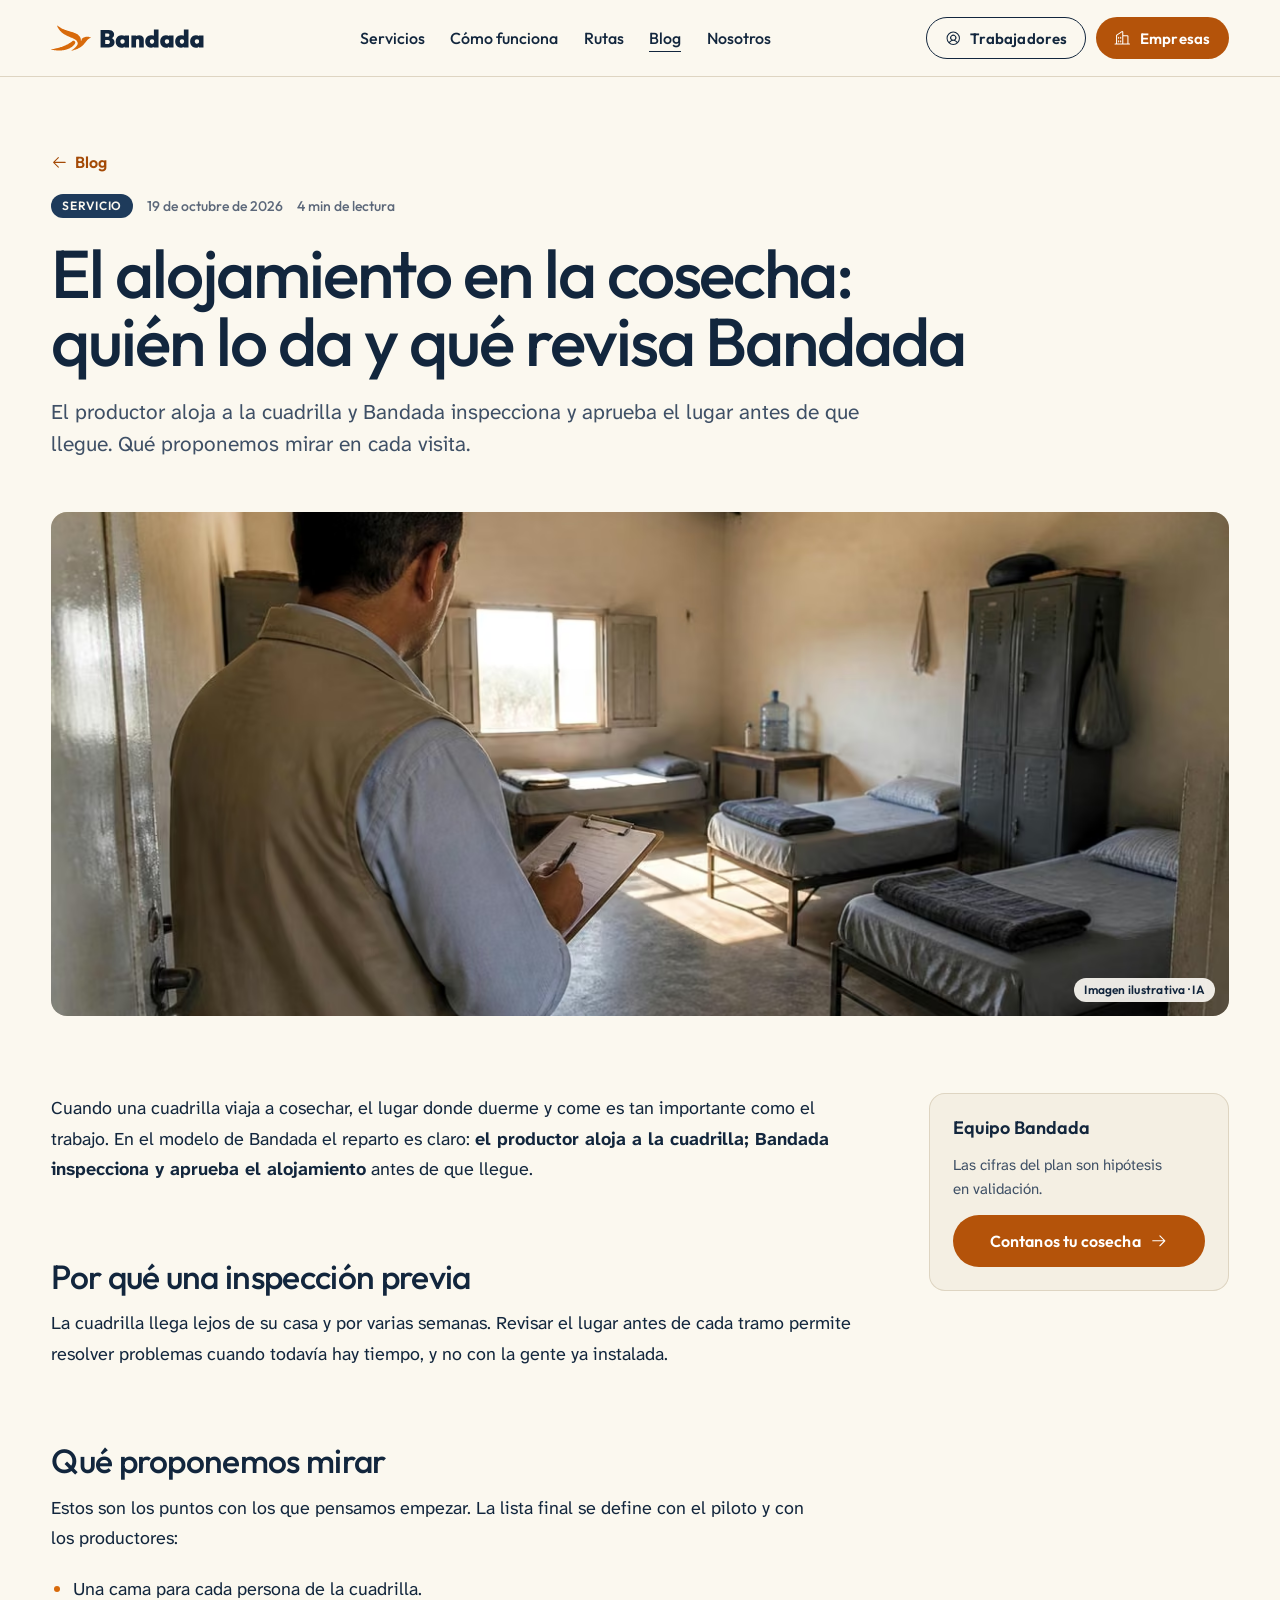
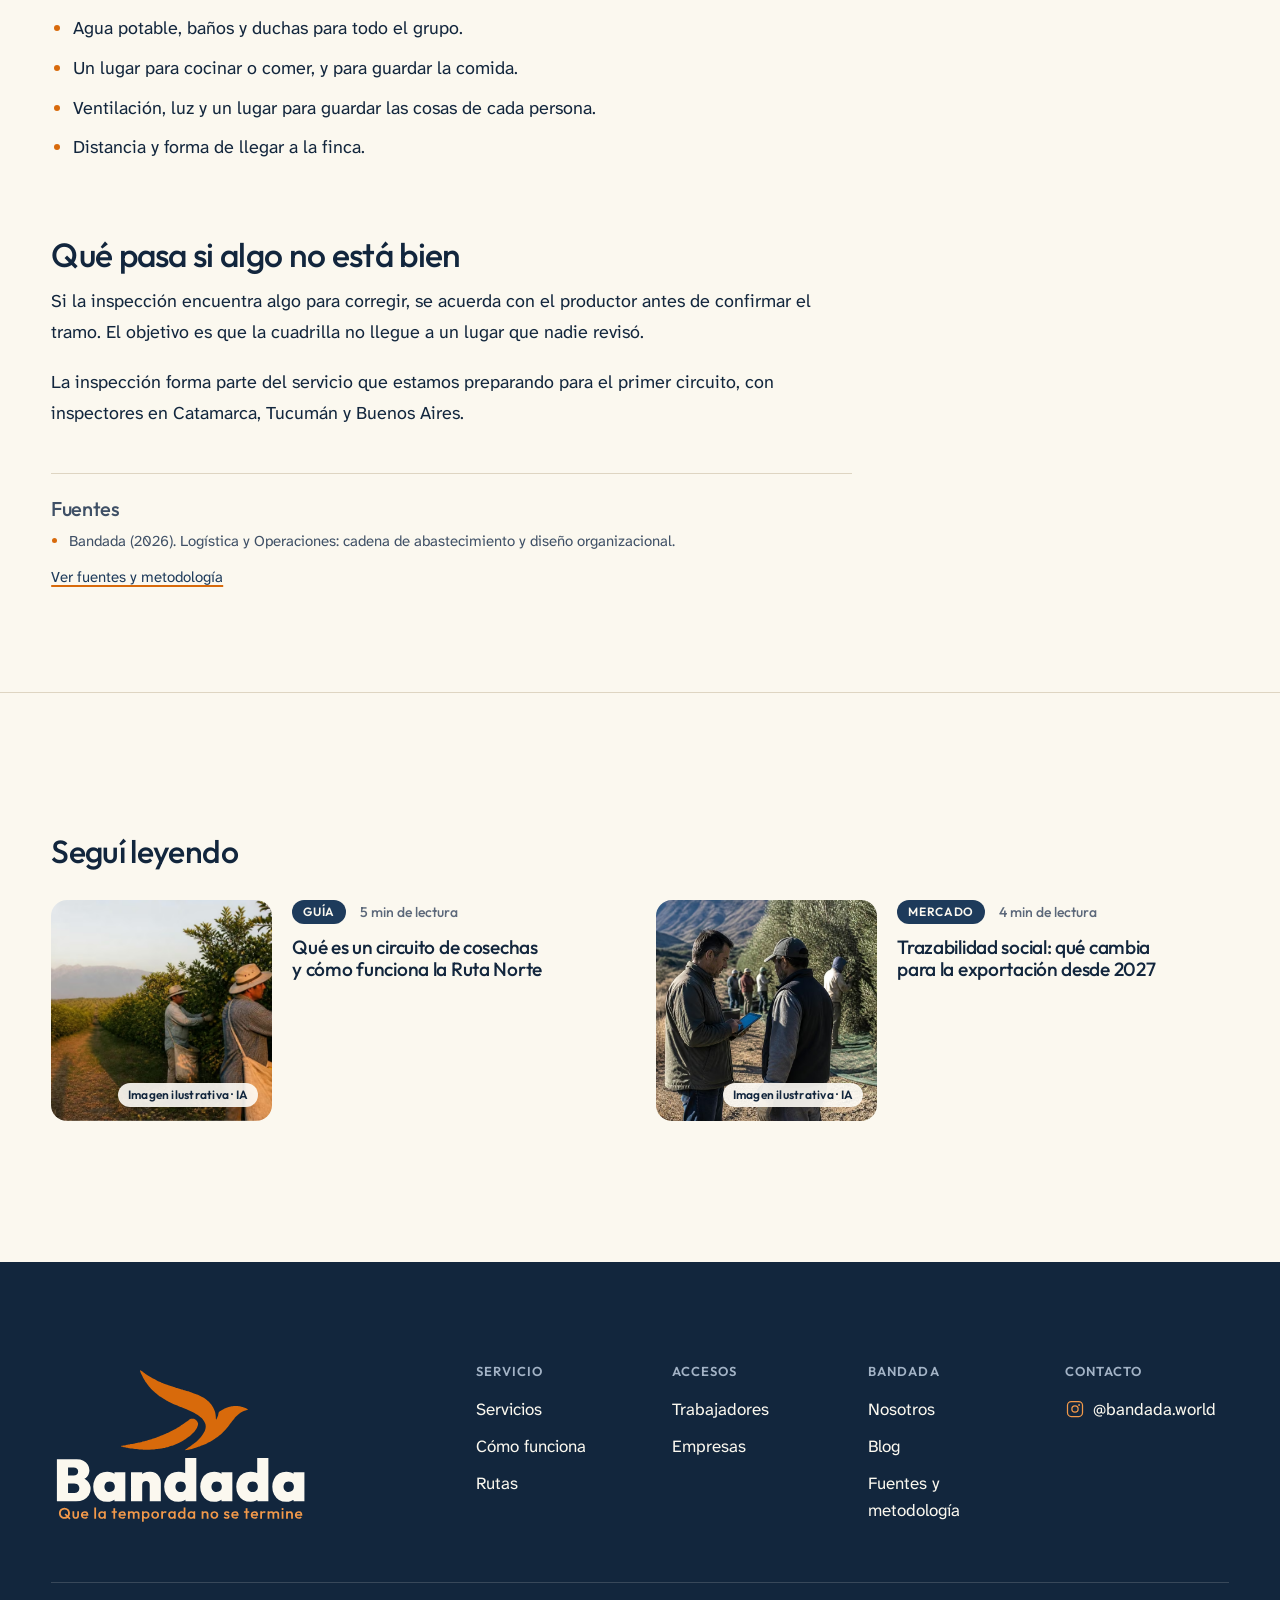
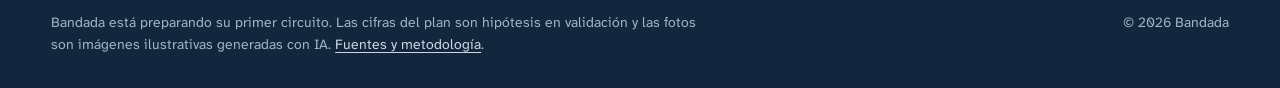
<file: blog/alojamiento-inspeccionado/index.html>
<!doctype html>
<html lang="es-AR">
<head>
<meta charset="utf-8">
<meta name="viewport" content="width=device-width, initial-scale=1, viewport-fit=cover">
<meta name="robots" content="noindex, nofollow">
<title>El alojamiento en la cosecha: quién lo da y qué revisa Bandada · Bandada</title>
<meta name="description" content="El productor aloja a la cuadrilla y Bandada inspecciona y aprueba el lugar antes de que llegue. Qué proponemos mirar en cada visita.">
<meta name="theme-color" content="#12263D">
<link rel="canonical" href="https://bandada.world/blog/alojamiento-inspeccionado/">
<meta property="og:type" content="website">
<meta property="og:locale" content="es_AR">
<meta property="og:site_name" content="Bandada">
<meta property="og:title" content="El alojamiento en la cosecha: quién lo da y qué revisa Bandada · Bandada">
<meta property="og:description" content="El productor aloja a la cuadrilla y Bandada inspecciona y aprueba el lugar antes de que llegue. Qué proponemos mirar en cada visita.">
<meta property="og:url" content="https://bandada.world/blog/alojamiento-inspeccionado/">
<meta property="og:image" content="https://bandada.world/img/og.jpg">
<meta name="twitter:card" content="summary_large_image">
<link rel="icon" href="../../img/marca/favicon.svg" type="image/svg+xml">
<link rel="preload" href="../../fonts/outfit.woff2" as="font" type="font/woff2" crossorigin>
<link rel="preload" href="../../fonts/atkinson-hyperlegible-next.woff2" as="font" type="font/woff2" crossorigin>
<link rel="stylesheet" href="../../assets/css/bandada.css">
<link rel="stylesheet" href="../../assets/css/blog.css">
<script>(function(d){d.classList.add('js');if(!matchMedia('(prefers-reduced-motion: reduce)').matches){d.classList.add('js-motion');setTimeout(function(){if(!window.Bandada)d.classList.remove('js-motion')},4000)}})(document.documentElement);</script>
<script src="../../assets/js/vendor/gsap.min.js" defer></script>
<script src="../../assets/js/vendor/ScrollTrigger.min.js" defer></script>
<script src="../../assets/js/vendor/SplitText.min.js" defer></script>
<script src="../../assets/js/vendor/lenis.min.js" defer></script>
<script src="../../assets/js/bandada.js" defer></script>
</head>
<body>
<a class="saltar" href="#contenido">Saltar al contenido</a>
<header class="cab" data-cab>
  <div class="cab-in ancho">
    <a class="logo" href="../../" aria-label="Bandada, inicio"><svg class="ave" aria-hidden="true" focusable="false"><use href="../../img/marca/marca.svg#ave"/></svg><svg class="palabra" aria-hidden="true" focusable="false"><use href="../../img/marca/marca.svg#palabra"/></svg></a>
    <nav class="cab-nav" aria-label="Principal"><a href="../../#servicios">Servicios</a><a href="../../#como">Cómo funciona</a><a href="../../#rutas">Rutas</a><a href="../../blog/" aria-current="page">Blog</a><a href="../../nosotros/">Nosotros</a></nav>
    <div class="cab-acc">
      <a class="btn btn--contorno btn--chico" href="../../trabajadores/"><svg class="ico" aria-hidden="true" focusable="false"><use href="../../img/iconos.svg#i-user-circle"/></svg>Trabajadores</a>
      <a class="btn btn--chico" href="../../empresas/"><svg class="ico" aria-hidden="true" focusable="false"><use href="../../img/iconos.svg#i-buildings"/></svg>Empresas</a>
    </div>
    <button class="cab-menu" type="button" aria-expanded="false" aria-controls="menu" data-menu-abrir><svg class="ico" aria-hidden="true" focusable="false"><use href="../../img/iconos.svg#i-list"/></svg><span>Menú</span></button>
  </div>
</header>
<div class="menu" id="menu" data-menu>
  <div class="menu-velo" data-menu-cerrar></div>
  <div class="menu-panel" role="dialog" aria-modal="true" aria-label="Menú">
    <div class="menu-top">
      <a class="logo" href="../../" aria-label="Bandada, inicio"><svg class="ave" aria-hidden="true" focusable="false"><use href="../../img/marca/marca.svg#ave"/></svg><svg class="palabra" aria-hidden="true" focusable="false"><use href="../../img/marca/marca.svg#palabra"/></svg></a>
      <button class="menu-cerrar" type="button" data-menu-cerrar><svg class="ico" aria-hidden="true" focusable="false"><use href="../../img/iconos.svg#i-x"/></svg><span>Cerrar</span></button>
    </div>
    <div class="menu-acc">
      <a href="../../trabajadores/"><strong>Trabajadores</strong><span>Tu próximo paso empieza acá</span><svg class="ico" aria-hidden="true" focusable="false"><use href="../../img/iconos.svg#i-arrow-right"/></svg></a>
      <a class="empresa" href="../../empresas/"><strong>Empresas</strong><span>Planificá tu próxima cosecha</span><svg class="ico" aria-hidden="true" focusable="false"><use href="../../img/iconos.svg#i-arrow-right"/></svg></a>
    </div>
    <ul class="menu-links"><li><a href="../../#servicios">Servicios</a></li><li><a href="../../#como">Cómo funciona</a></li><li><a href="../../#rutas">Rutas</a></li><li><a href="../../blog/">Blog</a></li><li><a href="../../nosotros/">Nosotros</a></li><li><a href="../../fuentes/">Fuentes</a></li></ul>
    <p class="menu-red"><svg class="ico" aria-hidden="true" focusable="false"><use href="../../img/iconos.svg#i-instagram-logo"/></svg><a href="https://www.instagram.com/bandada.world/" target="_blank" rel="noopener">@bandada.world</a></p>
  </div>
</div>
<main id="contenido" class="nota">
  <article>
    <header class="nota-cab ancho">
      <a class="enlace-flecha enlace-flecha--atras" href="../"><svg class="ico" aria-hidden="true" focusable="false"><use href="../../img/iconos.svg#i-arrow-left"/></svg><span>Blog</span></a>
      <p class="post-meta"><span class="tag">Servicio</span><span>19 de octubre de 2026</span><span>4 min de lectura</span></p>
      <h1 class="t-h2 nota-t" data-split>El alojamiento en la cosecha: quién lo da y qué revisa Bandada</h1>
      <p class="t-lead">El productor aloja a la cuadrilla y Bandada inspecciona y aprueba el lugar antes de que llegue. Qué proponemos mirar en cada visita.</p>
    </header>
    <div class="ancho"><figure class="foto nota-foto"><picture><source type="image/avif" srcset="../../img/foto/alojamiento-720.avif 720w, ../../img/foto/alojamiento-1200.avif 1200w" sizes="(max-width: 1320px) 92vw, 1320px"><source type="image/webp" srcset="../../img/foto/alojamiento-720.webp 720w, ../../img/foto/alojamiento-1200.webp 1200w" sizes="(max-width: 1320px) 92vw, 1320px"><img src="../../img/foto/alojamiento-720.webp" alt="Un inspector revisa una habitación de alojamiento rural." width="1200" height="800" loading="eager" decoding="async" fetchpriority="high"></picture><span class="ia">Imagen ilustrativa · IA</span></figure></div>
    <div class="nota-cuerpo ancho">
      <div class="prosa">
<p>Cuando una cuadrilla viaja a cosechar, el lugar donde duerme y come es tan importante como el trabajo. En el modelo de Bandada el reparto es claro: <strong>el productor aloja a la cuadrilla; Bandada inspecciona y aprueba el alojamiento</strong> antes de que llegue.</p>
<h2>Por qué una inspección previa</h2>
<p>La cuadrilla llega lejos de su casa y por varias semanas. Revisar el lugar antes de cada tramo permite resolver problemas cuando todavía hay tiempo, y no con la gente ya instalada.</p>
<h2>Qué proponemos mirar</h2>
<p>Estos son los puntos con los que pensamos empezar. La lista final se define con el piloto y con los productores:</p>
<ul>
<li>Una cama para cada persona de la cuadrilla.</li>
<li>Agua potable, baños y duchas para todo el grupo.</li>
<li>Un lugar para cocinar o comer, y para guardar la comida.</li>
<li>Ventilación, luz y un lugar para guardar las cosas de cada persona.</li>
<li>Distancia y forma de llegar a la finca.</li>
</ul>
<h2>Qué pasa si algo no está bien</h2>
<p>Si la inspección encuentra algo para corregir, se acuerda con el productor antes de confirmar el tramo. El objetivo es que la cuadrilla no llegue a un lugar que nadie revisó.</p>
<p>La inspección forma parte del servicio que estamos preparando para el primer circuito, con inspectores en Catamarca, Tucumán y Buenos Aires.</p>
        <div class="nota-fuentes"><h2>Fuentes</h2><ul><li>Bandada (2026). Logística y Operaciones: cadena de abastecimiento y diseño organizacional.</li></ul><p><a href="../../fuentes/">Ver fuentes y metodología</a></p></div>
      </div>
      <aside class="nota-aside"><p class="nota-aside-t">Equipo Bandada</p><p>Las cifras del plan son hipótesis en validación.</p><a class="btn btn--ancho" href="../../empresas/#registro">Contanos tu cosecha <svg class="ico ico-flecha" aria-hidden="true" focusable="false"><use href="../../img/iconos.svg#i-arrow-right"/></svg></a></aside>
    </div>
  </article>
  <section class="seccion nota-sigue" aria-labelledby="sigue-t">
    <div class="ancho"><h2 id="sigue-t" class="t-h3">Seguí leyendo</h2><div class="sigue-grid"><article class="post-card post-card--fila">
  <a class="post-link" href="../../blog/circuito-de-cosechas/">
    <figure class="foto post-foto"><picture><source type="image/avif" srcset="../../img/foto/limonar-960.avif 960w, ../../img/foto/limonar-1600.avif 1600w" sizes="(max-width: 900px) 40vw, 220px"><source type="image/webp" srcset="../../img/foto/limonar-960.webp 960w, ../../img/foto/limonar-1600.webp 1600w" sizes="(max-width: 900px) 40vw, 220px"><img src="../../img/foto/limonar-960.webp" alt="Una cuadrilla trabaja en un limonar de Tucumán." width="1600" height="900" loading="lazy" decoding="async"></picture><span class="ia">Imagen ilustrativa · IA</span></figure>
    <div class="post-txt">
      <p class="post-meta"><span class="tag">Guía</span><span>5 min de lectura</span></p>
      <h3 class="post-t">Qué es un circuito de cosechas y cómo funciona la Ruta Norte</h3>
      <p class="post-b">Cuatro cosechas encadenadas en un año, con traslado coordinado y dos pausas en casa. Así está pensado el primer circuito de Bandada.</p>
    </div>
  </a>
</article><article class="post-card post-card--fila">
  <a class="post-link" href="../../blog/trazabilidad-social-2027/">
    <figure class="foto post-foto"><picture><source type="image/avif" srcset="../../img/foto/productor-720.avif 720w, ../../img/foto/productor-1136.avif 1136w" sizes="(max-width: 900px) 40vw, 220px"><source type="image/webp" srcset="../../img/foto/productor-720.webp 720w, ../../img/foto/productor-1136.webp 1136w" sizes="(max-width: 900px) 40vw, 220px"><img src="../../img/foto/productor-720.webp" alt="Un productor y un capataz revisan un plan de cosecha en un olivar." width="1136" height="1408" loading="lazy" decoding="async"></picture><span class="ia">Imagen ilustrativa · IA</span></figure>
    <div class="post-txt">
      <p class="post-meta"><span class="tag">Mercado</span><span>4 min de lectura</span></p>
      <h3 class="post-t">Trazabilidad social: qué cambia para la exportación desde 2027</h3>
      <p class="post-b">El 14/12/2027 empieza a regir el reglamento europeo contra el trabajo forzoso. Qué significa para quien exporta fruta y dónde encaja Cosecha Trazable.</p>
    </div>
  </a>
</article></div></div>
  </section>
</main>
<footer class="pie oscuro">
  <div class="ancho">
    <div class="pie-top">
      <div class="pie-marca">
        <img class="pie-logo" src="../../img/marca/bandada-logo-claro.svg" alt="Bandada. Que la temporada no se termine" width="708" height="440" loading="lazy">
      </div>
      <div class="pie-cols">
        <div><h2>Servicio</h2><ul>
          <li><a href="../../#servicios">Servicios</a></li>
          <li><a href="../../#como">Cómo funciona</a></li>
          <li><a href="../../#rutas">Rutas</a></li>
        </ul></div>
        <div><h2>Accesos</h2><ul>
          <li><a href="../../trabajadores/">Trabajadores</a></li>
          <li><a href="../../empresas/">Empresas</a></li>
        </ul></div>
        <div><h2>Bandada</h2><ul>
          <li><a href="../../nosotros/">Nosotros</a></li>
          <li><a href="../../blog/">Blog</a></li>
          <li><a href="../../fuentes/">Fuentes y metodología</a></li>
        </ul></div>
        <div><h2>Contacto</h2><ul>
          <li><a class="pie-ig" href="https://www.instagram.com/bandada.world/" target="_blank" rel="noopener"><svg class="ico" aria-hidden="true" focusable="false"><use href="../../img/iconos.svg#i-instagram-logo"/></svg>@bandada.world</a></li>
        </ul></div>
      </div>
    </div>
    <div class="pie-bajo">
      <p>Bandada está preparando su primer circuito. Las cifras del plan son hipótesis en validación y las fotos son imágenes ilustrativas generadas con IA. <a href="../../fuentes/">Fuentes y metodología</a>.</p>
      <p>© 2026 Bandada</p>
    </div>
  </div>
</footer>
</body>
</html>
</file>
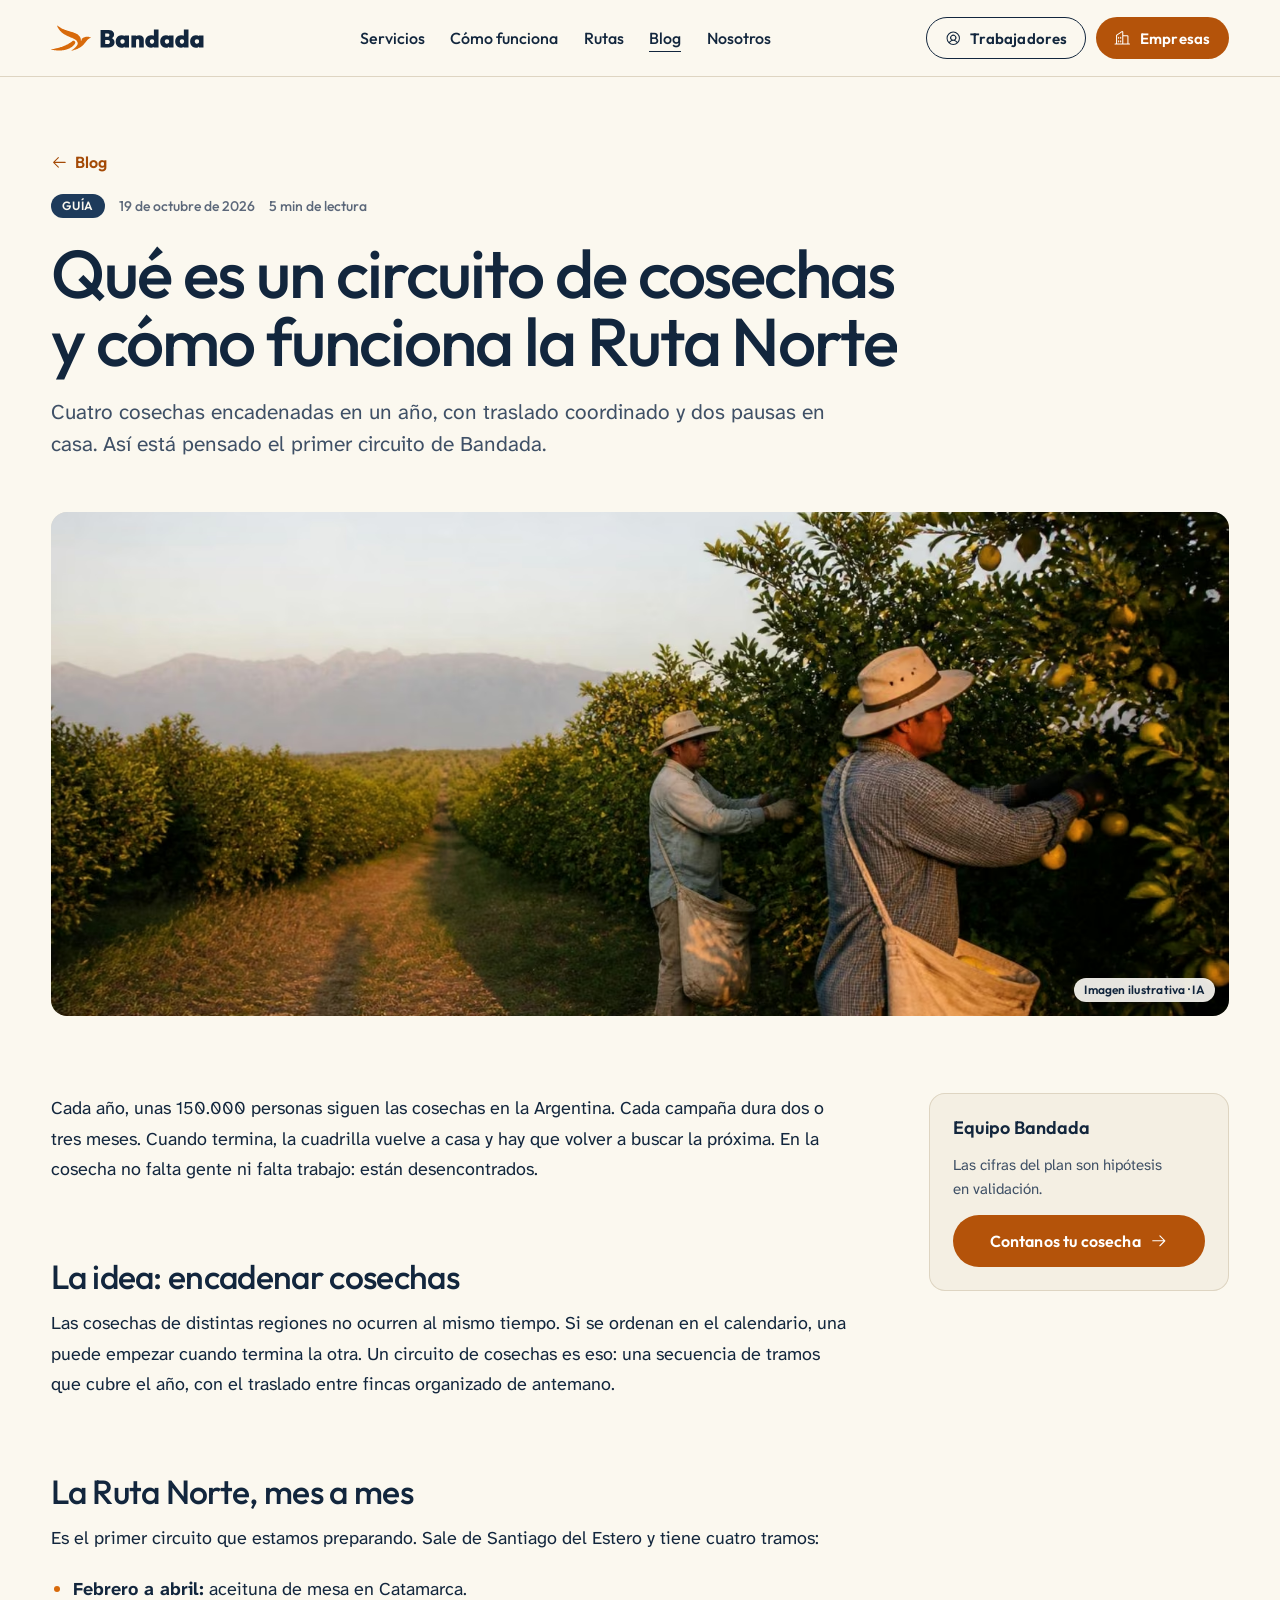
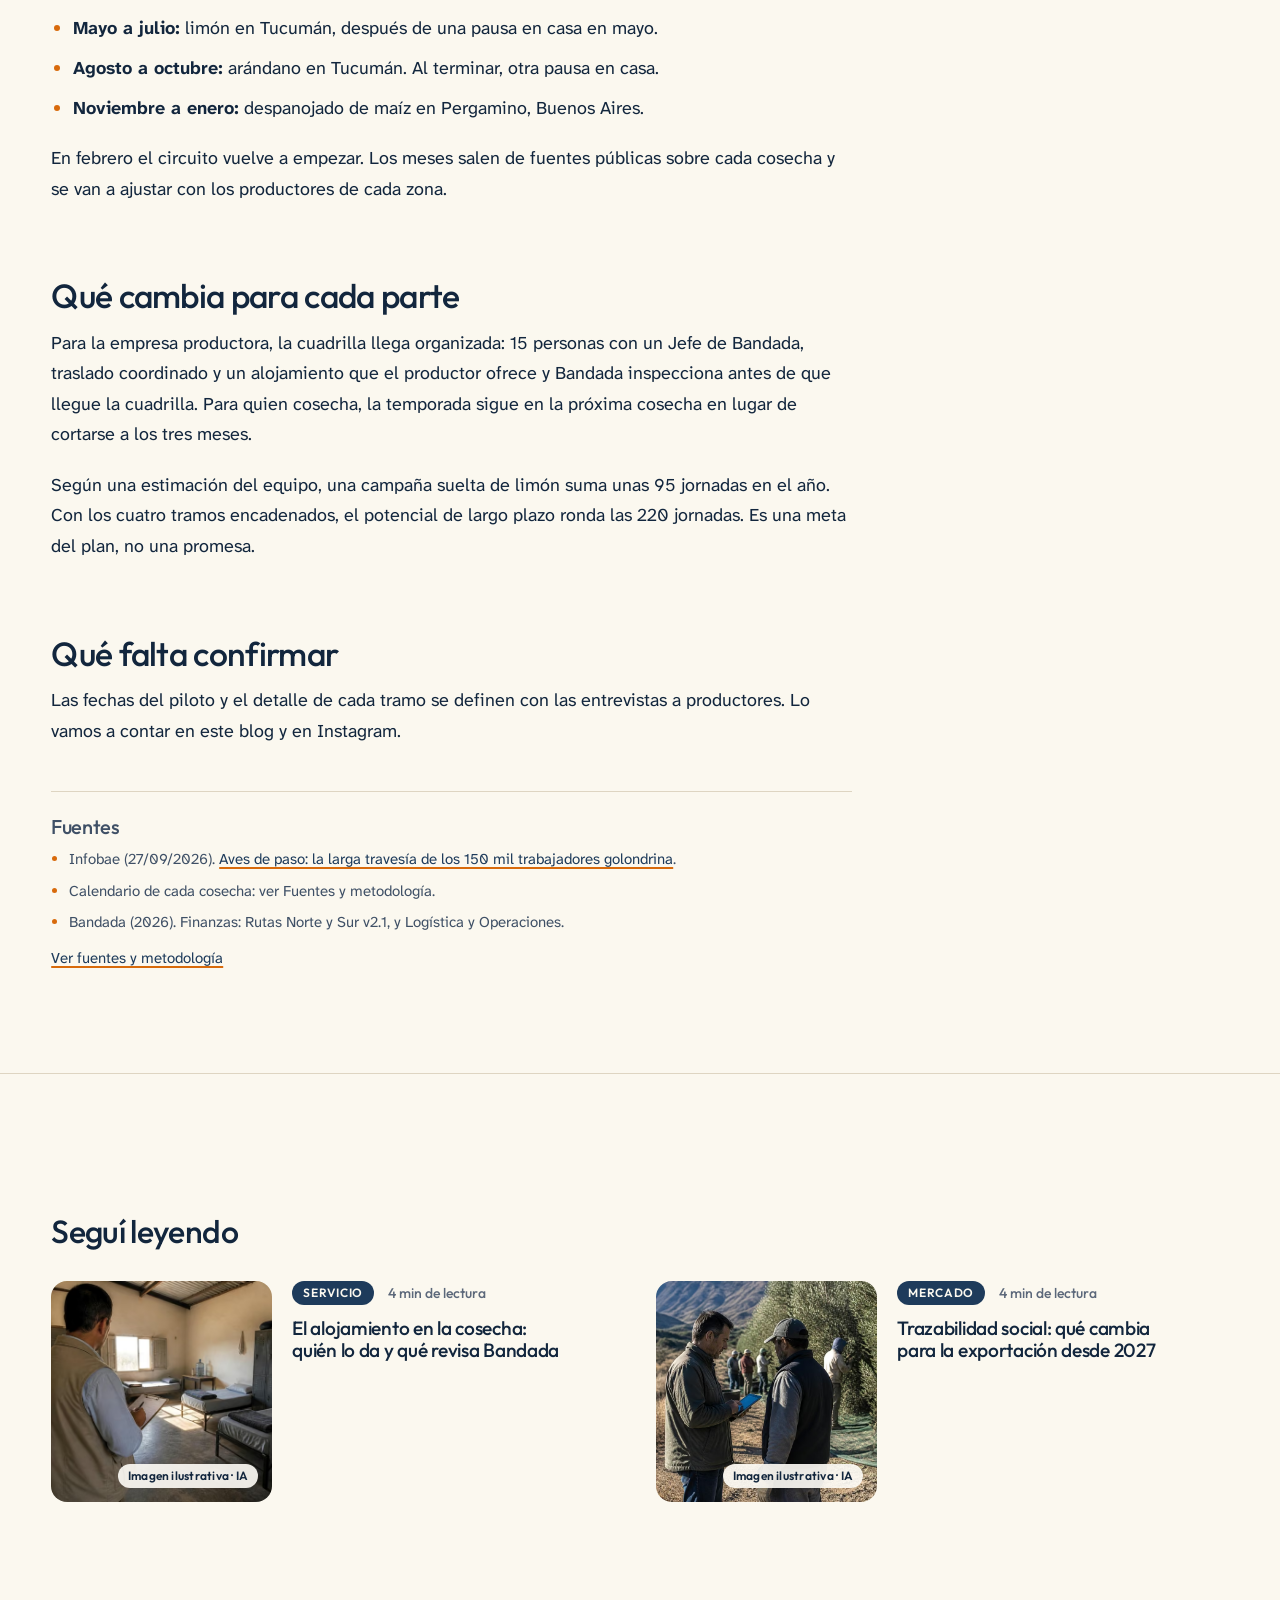
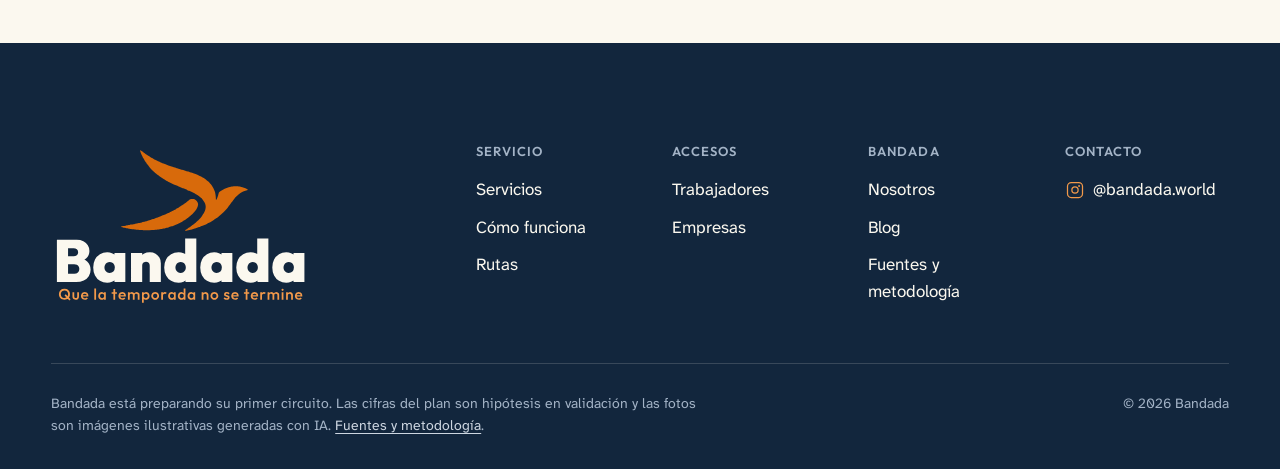
<file: blog/circuito-de-cosechas/index.html>
<!doctype html>
<html lang="es-AR">
<head>
<meta charset="utf-8">
<meta name="viewport" content="width=device-width, initial-scale=1, viewport-fit=cover">
<meta name="robots" content="noindex, nofollow">
<title>Qué es un circuito de cosechas y cómo funciona la Ruta Norte · Bandada</title>
<meta name="description" content="Cuatro cosechas encadenadas en un año, con traslado coordinado y dos pausas en casa. Así está pensado el primer circuito de Bandada.">
<meta name="theme-color" content="#12263D">
<link rel="canonical" href="https://bandada.world/blog/circuito-de-cosechas/">
<meta property="og:type" content="website">
<meta property="og:locale" content="es_AR">
<meta property="og:site_name" content="Bandada">
<meta property="og:title" content="Qué es un circuito de cosechas y cómo funciona la Ruta Norte · Bandada">
<meta property="og:description" content="Cuatro cosechas encadenadas en un año, con traslado coordinado y dos pausas en casa. Así está pensado el primer circuito de Bandada.">
<meta property="og:url" content="https://bandada.world/blog/circuito-de-cosechas/">
<meta property="og:image" content="https://bandada.world/img/og.jpg">
<meta name="twitter:card" content="summary_large_image">
<link rel="icon" href="../../img/marca/favicon.svg" type="image/svg+xml">
<link rel="preload" href="../../fonts/outfit.woff2" as="font" type="font/woff2" crossorigin>
<link rel="preload" href="../../fonts/atkinson-hyperlegible-next.woff2" as="font" type="font/woff2" crossorigin>
<link rel="stylesheet" href="../../assets/css/bandada.css">
<link rel="stylesheet" href="../../assets/css/blog.css">
<script>(function(d){d.classList.add('js');if(!matchMedia('(prefers-reduced-motion: reduce)').matches){d.classList.add('js-motion');setTimeout(function(){if(!window.Bandada)d.classList.remove('js-motion')},4000)}})(document.documentElement);</script>
<script src="../../assets/js/vendor/gsap.min.js" defer></script>
<script src="../../assets/js/vendor/ScrollTrigger.min.js" defer></script>
<script src="../../assets/js/vendor/SplitText.min.js" defer></script>
<script src="../../assets/js/vendor/lenis.min.js" defer></script>
<script src="../../assets/js/bandada.js" defer></script>
</head>
<body>
<a class="saltar" href="#contenido">Saltar al contenido</a>
<header class="cab" data-cab>
  <div class="cab-in ancho">
    <a class="logo" href="../../" aria-label="Bandada, inicio"><svg class="ave" aria-hidden="true" focusable="false"><use href="../../img/marca/marca.svg#ave"/></svg><svg class="palabra" aria-hidden="true" focusable="false"><use href="../../img/marca/marca.svg#palabra"/></svg></a>
    <nav class="cab-nav" aria-label="Principal"><a href="../../#servicios">Servicios</a><a href="../../#como">Cómo funciona</a><a href="../../#rutas">Rutas</a><a href="../../blog/" aria-current="page">Blog</a><a href="../../nosotros/">Nosotros</a></nav>
    <div class="cab-acc">
      <a class="btn btn--contorno btn--chico" href="../../trabajadores/"><svg class="ico" aria-hidden="true" focusable="false"><use href="../../img/iconos.svg#i-user-circle"/></svg>Trabajadores</a>
      <a class="btn btn--chico" href="../../empresas/"><svg class="ico" aria-hidden="true" focusable="false"><use href="../../img/iconos.svg#i-buildings"/></svg>Empresas</a>
    </div>
    <button class="cab-menu" type="button" aria-expanded="false" aria-controls="menu" data-menu-abrir><svg class="ico" aria-hidden="true" focusable="false"><use href="../../img/iconos.svg#i-list"/></svg><span>Menú</span></button>
  </div>
</header>
<div class="menu" id="menu" data-menu>
  <div class="menu-velo" data-menu-cerrar></div>
  <div class="menu-panel" role="dialog" aria-modal="true" aria-label="Menú">
    <div class="menu-top">
      <a class="logo" href="../../" aria-label="Bandada, inicio"><svg class="ave" aria-hidden="true" focusable="false"><use href="../../img/marca/marca.svg#ave"/></svg><svg class="palabra" aria-hidden="true" focusable="false"><use href="../../img/marca/marca.svg#palabra"/></svg></a>
      <button class="menu-cerrar" type="button" data-menu-cerrar><svg class="ico" aria-hidden="true" focusable="false"><use href="../../img/iconos.svg#i-x"/></svg><span>Cerrar</span></button>
    </div>
    <div class="menu-acc">
      <a href="../../trabajadores/"><strong>Trabajadores</strong><span>Tu próximo paso empieza acá</span><svg class="ico" aria-hidden="true" focusable="false"><use href="../../img/iconos.svg#i-arrow-right"/></svg></a>
      <a class="empresa" href="../../empresas/"><strong>Empresas</strong><span>Planificá tu próxima cosecha</span><svg class="ico" aria-hidden="true" focusable="false"><use href="../../img/iconos.svg#i-arrow-right"/></svg></a>
    </div>
    <ul class="menu-links"><li><a href="../../#servicios">Servicios</a></li><li><a href="../../#como">Cómo funciona</a></li><li><a href="../../#rutas">Rutas</a></li><li><a href="../../blog/">Blog</a></li><li><a href="../../nosotros/">Nosotros</a></li><li><a href="../../fuentes/">Fuentes</a></li></ul>
    <p class="menu-red"><svg class="ico" aria-hidden="true" focusable="false"><use href="../../img/iconos.svg#i-instagram-logo"/></svg><a href="https://www.instagram.com/bandada.world/" target="_blank" rel="noopener">@bandada.world</a></p>
  </div>
</div>
<main id="contenido" class="nota">
  <article>
    <header class="nota-cab ancho">
      <a class="enlace-flecha enlace-flecha--atras" href="../"><svg class="ico" aria-hidden="true" focusable="false"><use href="../../img/iconos.svg#i-arrow-left"/></svg><span>Blog</span></a>
      <p class="post-meta"><span class="tag">Guía</span><span>19 de octubre de 2026</span><span>5 min de lectura</span></p>
      <h1 class="t-h2 nota-t" data-split>Qué es un circuito de cosechas y cómo funciona la Ruta Norte</h1>
      <p class="t-lead">Cuatro cosechas encadenadas en un año, con traslado coordinado y dos pausas en casa. Así está pensado el primer circuito de Bandada.</p>
    </header>
    <div class="ancho"><figure class="foto nota-foto"><picture><source type="image/avif" srcset="../../img/foto/limonar-960.avif 960w, ../../img/foto/limonar-1600.avif 1600w" sizes="(max-width: 1320px) 92vw, 1320px"><source type="image/webp" srcset="../../img/foto/limonar-960.webp 960w, ../../img/foto/limonar-1600.webp 1600w" sizes="(max-width: 1320px) 92vw, 1320px"><img src="../../img/foto/limonar-960.webp" alt="Una cuadrilla trabaja en un limonar de Tucumán." width="1600" height="900" loading="eager" decoding="async" fetchpriority="high"></picture><span class="ia">Imagen ilustrativa · IA</span></figure></div>
    <div class="nota-cuerpo ancho">
      <div class="prosa">
<p>Cada año, unas 150.000 personas siguen las cosechas en la Argentina. Cada campaña dura dos o tres meses. Cuando termina, la cuadrilla vuelve a casa y hay que volver a buscar la próxima. En la cosecha no falta gente ni falta trabajo: están desencontrados.</p>
<h2>La idea: encadenar cosechas</h2>
<p>Las cosechas de distintas regiones no ocurren al mismo tiempo. Si se ordenan en el calendario, una puede empezar cuando termina la otra. Un circuito de cosechas es eso: una secuencia de tramos que cubre el año, con el traslado entre fincas organizado de antemano.</p>
<h2>La Ruta Norte, mes a mes</h2>
<p>Es el primer circuito que estamos preparando. Sale de Santiago del Estero y tiene cuatro tramos:</p>
<ul>
<li><strong>Febrero a abril:</strong> aceituna de mesa en Catamarca.</li>
<li><strong>Mayo a julio:</strong> limón en Tucumán, después de una pausa en casa en mayo.</li>
<li><strong>Agosto a octubre:</strong> arándano en Tucumán. Al terminar, otra pausa en casa.</li>
<li><strong>Noviembre a enero:</strong> despanojado de maíz en Pergamino, Buenos Aires.</li>
</ul>
<p>En febrero el circuito vuelve a empezar. Los meses salen de fuentes públicas sobre cada cosecha y se van a ajustar con los productores de cada zona.</p>
<h2>Qué cambia para cada parte</h2>
<p>Para la empresa productora, la cuadrilla llega organizada: 15 personas con un Jefe de Bandada, traslado coordinado y un alojamiento que el productor ofrece y Bandada inspecciona antes de que llegue la cuadrilla. Para quien cosecha, la temporada sigue en la próxima cosecha en lugar de cortarse a los tres meses.</p>
<p>Según una estimación del equipo, una campaña suelta de limón suma unas 95 jornadas en el año. Con los cuatro tramos encadenados, el potencial de largo plazo ronda las 220 jornadas. Es una meta del plan, no una promesa.</p>
<h2>Qué falta confirmar</h2>
<p>Las fechas del piloto y el detalle de cada tramo se definen con las entrevistas a productores. Lo vamos a contar en este blog y en Instagram.</p>
        <div class="nota-fuentes"><h2>Fuentes</h2><ul><li>Infobae (27/09/2026). <a href="https://www.infobae.com/sociedad/2026/09/27/aves-de-paso-la-larga-travesia-de-los-150-mil-trabajadores-golondrina-que-recorren-el-pais-detras-de-cada-cosecha/" target="_blank" rel="noopener">Aves de paso: la larga travesía de los 150 mil trabajadores golondrina</a>.</li><li>Calendario de cada cosecha: ver Fuentes y metodología.</li><li>Bandada (2026). Finanzas: Rutas Norte y Sur v2.1, y Logística y Operaciones.</li></ul><p><a href="../../fuentes/">Ver fuentes y metodología</a></p></div>
      </div>
      <aside class="nota-aside"><p class="nota-aside-t">Equipo Bandada</p><p>Las cifras del plan son hipótesis en validación.</p><a class="btn btn--ancho" href="../../empresas/#registro">Contanos tu cosecha <svg class="ico ico-flecha" aria-hidden="true" focusable="false"><use href="../../img/iconos.svg#i-arrow-right"/></svg></a></aside>
    </div>
  </article>
  <section class="seccion nota-sigue" aria-labelledby="sigue-t">
    <div class="ancho"><h2 id="sigue-t" class="t-h3">Seguí leyendo</h2><div class="sigue-grid"><article class="post-card post-card--fila">
  <a class="post-link" href="../../blog/alojamiento-inspeccionado/">
    <figure class="foto post-foto"><picture><source type="image/avif" srcset="../../img/foto/alojamiento-720.avif 720w, ../../img/foto/alojamiento-1200.avif 1200w" sizes="(max-width: 900px) 40vw, 220px"><source type="image/webp" srcset="../../img/foto/alojamiento-720.webp 720w, ../../img/foto/alojamiento-1200.webp 1200w" sizes="(max-width: 900px) 40vw, 220px"><img src="../../img/foto/alojamiento-720.webp" alt="Un inspector revisa una habitación de alojamiento rural." width="1200" height="800" loading="lazy" decoding="async"></picture><span class="ia">Imagen ilustrativa · IA</span></figure>
    <div class="post-txt">
      <p class="post-meta"><span class="tag">Servicio</span><span>4 min de lectura</span></p>
      <h3 class="post-t">El alojamiento en la cosecha: quién lo da y qué revisa Bandada</h3>
      <p class="post-b">El productor aloja a la cuadrilla y Bandada inspecciona y aprueba el lugar antes de que llegue. Qué proponemos mirar en cada visita.</p>
    </div>
  </a>
</article><article class="post-card post-card--fila">
  <a class="post-link" href="../../blog/trazabilidad-social-2027/">
    <figure class="foto post-foto"><picture><source type="image/avif" srcset="../../img/foto/productor-720.avif 720w, ../../img/foto/productor-1136.avif 1136w" sizes="(max-width: 900px) 40vw, 220px"><source type="image/webp" srcset="../../img/foto/productor-720.webp 720w, ../../img/foto/productor-1136.webp 1136w" sizes="(max-width: 900px) 40vw, 220px"><img src="../../img/foto/productor-720.webp" alt="Un productor y un capataz revisan un plan de cosecha en un olivar." width="1136" height="1408" loading="lazy" decoding="async"></picture><span class="ia">Imagen ilustrativa · IA</span></figure>
    <div class="post-txt">
      <p class="post-meta"><span class="tag">Mercado</span><span>4 min de lectura</span></p>
      <h3 class="post-t">Trazabilidad social: qué cambia para la exportación desde 2027</h3>
      <p class="post-b">El 14/12/2027 empieza a regir el reglamento europeo contra el trabajo forzoso. Qué significa para quien exporta fruta y dónde encaja Cosecha Trazable.</p>
    </div>
  </a>
</article></div></div>
  </section>
</main>
<footer class="pie oscuro">
  <div class="ancho">
    <div class="pie-top">
      <div class="pie-marca">
        <img class="pie-logo" src="../../img/marca/bandada-logo-claro.svg" alt="Bandada. Que la temporada no se termine" width="708" height="440" loading="lazy">
      </div>
      <div class="pie-cols">
        <div><h2>Servicio</h2><ul>
          <li><a href="../../#servicios">Servicios</a></li>
          <li><a href="../../#como">Cómo funciona</a></li>
          <li><a href="../../#rutas">Rutas</a></li>
        </ul></div>
        <div><h2>Accesos</h2><ul>
          <li><a href="../../trabajadores/">Trabajadores</a></li>
          <li><a href="../../empresas/">Empresas</a></li>
        </ul></div>
        <div><h2>Bandada</h2><ul>
          <li><a href="../../nosotros/">Nosotros</a></li>
          <li><a href="../../blog/">Blog</a></li>
          <li><a href="../../fuentes/">Fuentes y metodología</a></li>
        </ul></div>
        <div><h2>Contacto</h2><ul>
          <li><a class="pie-ig" href="https://www.instagram.com/bandada.world/" target="_blank" rel="noopener"><svg class="ico" aria-hidden="true" focusable="false"><use href="../../img/iconos.svg#i-instagram-logo"/></svg>@bandada.world</a></li>
        </ul></div>
      </div>
    </div>
    <div class="pie-bajo">
      <p>Bandada está preparando su primer circuito. Las cifras del plan son hipótesis en validación y las fotos son imágenes ilustrativas generadas con IA. <a href="../../fuentes/">Fuentes y metodología</a>.</p>
      <p>© 2026 Bandada</p>
    </div>
  </div>
</footer>
</body>
</html>
</file>
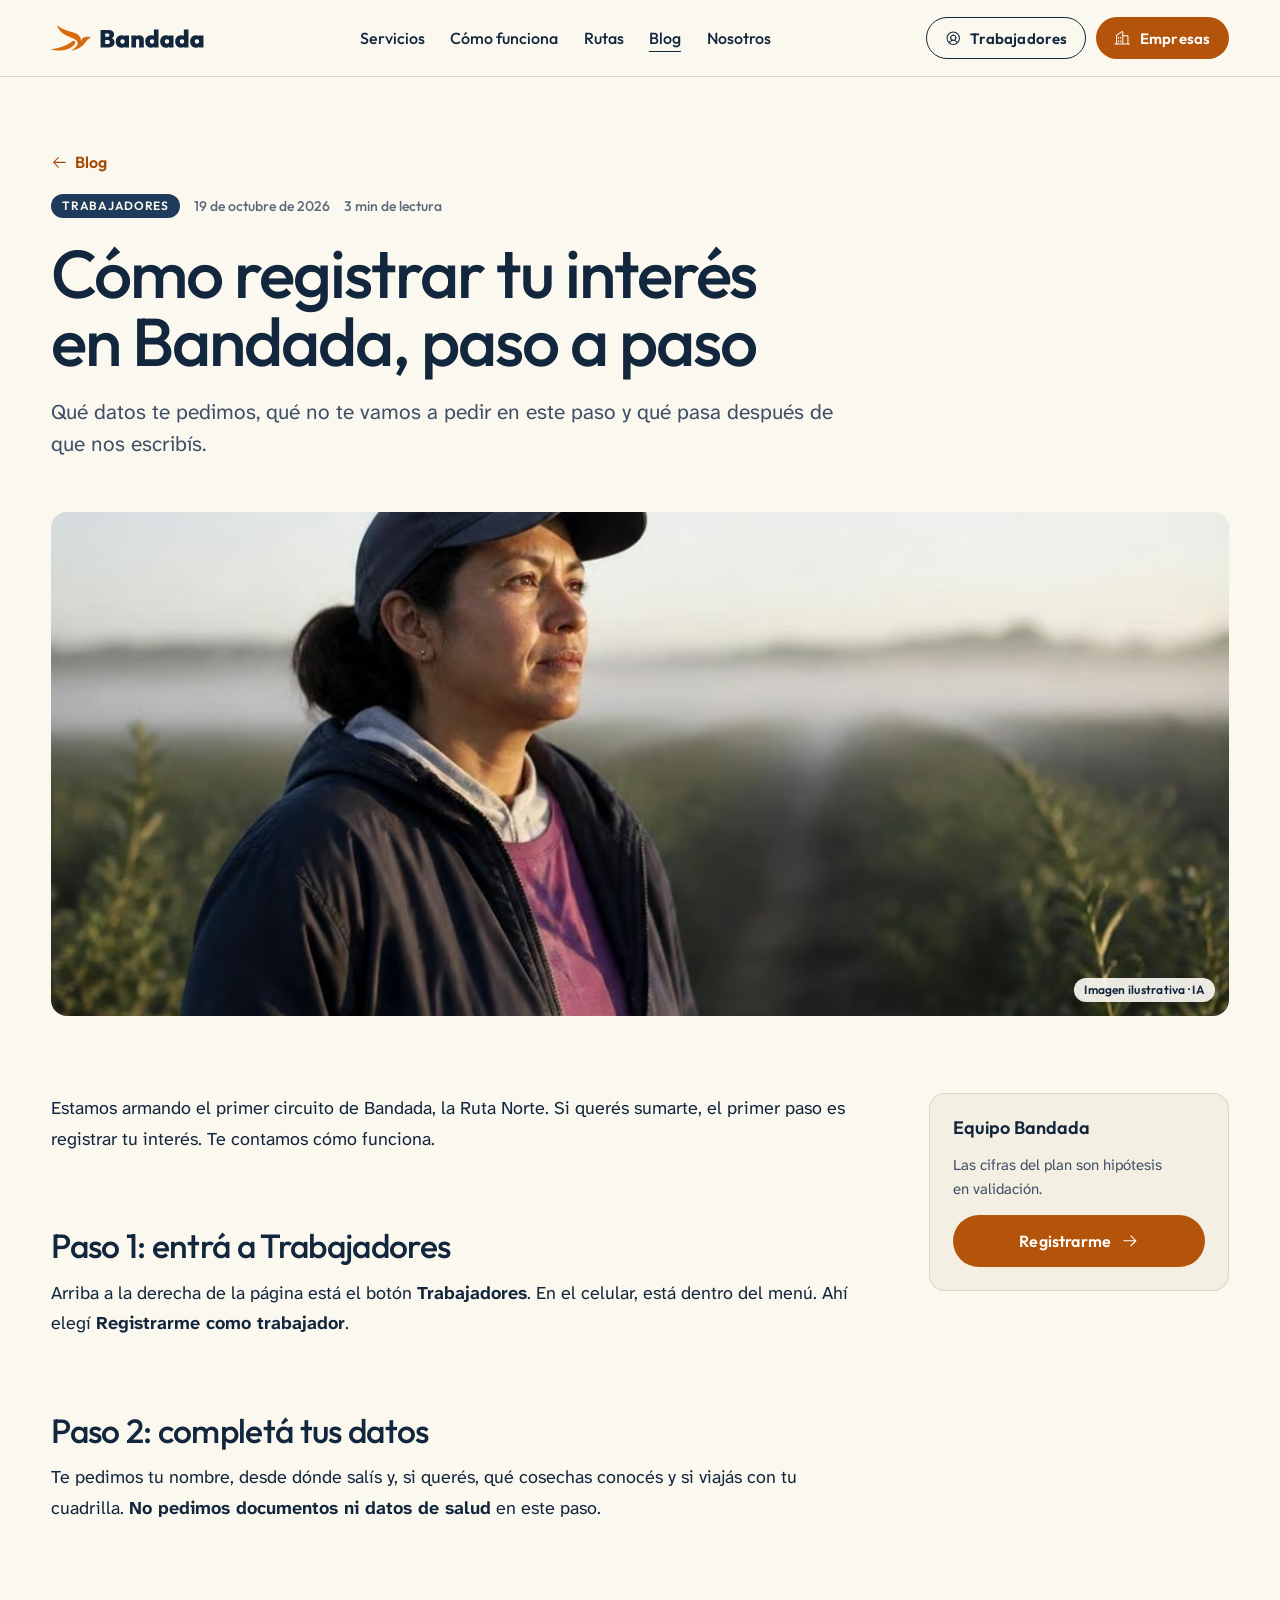
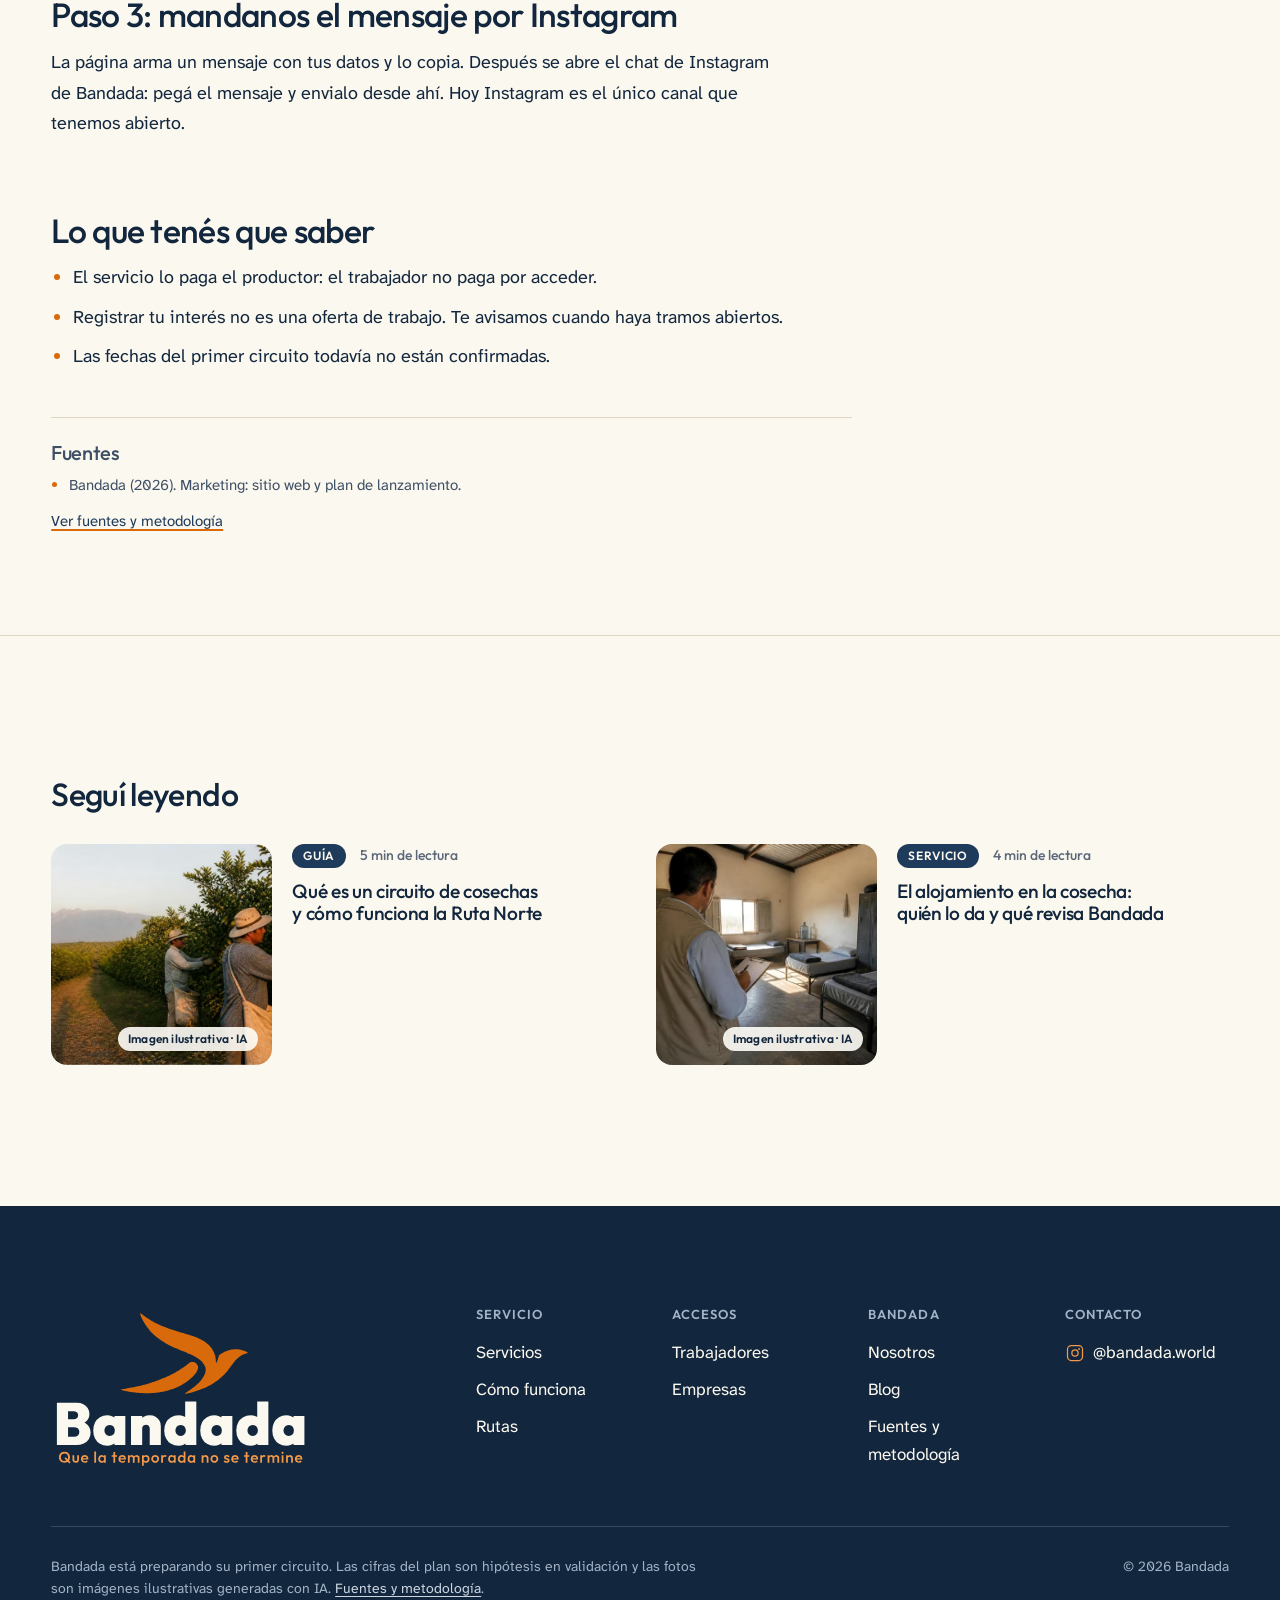
<file: blog/registrar-interes/index.html>
<!doctype html>
<html lang="es-AR">
<head>
<meta charset="utf-8">
<meta name="viewport" content="width=device-width, initial-scale=1, viewport-fit=cover">
<meta name="robots" content="noindex, nofollow">
<title>Cómo registrar tu interés en Bandada, paso a paso · Bandada</title>
<meta name="description" content="Qué datos te pedimos, qué no te vamos a pedir en este paso y qué pasa después de que nos escribís.">
<meta name="theme-color" content="#12263D">
<link rel="canonical" href="https://bandada.world/blog/registrar-interes/">
<meta property="og:type" content="website">
<meta property="og:locale" content="es_AR">
<meta property="og:site_name" content="Bandada">
<meta property="og:title" content="Cómo registrar tu interés en Bandada, paso a paso · Bandada">
<meta property="og:description" content="Qué datos te pedimos, qué no te vamos a pedir en este paso y qué pasa después de que nos escribís.">
<meta property="og:url" content="https://bandada.world/blog/registrar-interes/">
<meta property="og:image" content="https://bandada.world/img/og.jpg">
<meta name="twitter:card" content="summary_large_image">
<link rel="icon" href="../../img/marca/favicon.svg" type="image/svg+xml">
<link rel="preload" href="../../fonts/outfit.woff2" as="font" type="font/woff2" crossorigin>
<link rel="preload" href="../../fonts/atkinson-hyperlegible-next.woff2" as="font" type="font/woff2" crossorigin>
<link rel="stylesheet" href="../../assets/css/bandada.css">
<link rel="stylesheet" href="../../assets/css/blog.css">
<script>(function(d){d.classList.add('js');if(!matchMedia('(prefers-reduced-motion: reduce)').matches){d.classList.add('js-motion');setTimeout(function(){if(!window.Bandada)d.classList.remove('js-motion')},4000)}})(document.documentElement);</script>
<script src="../../assets/js/vendor/gsap.min.js" defer></script>
<script src="../../assets/js/vendor/ScrollTrigger.min.js" defer></script>
<script src="../../assets/js/vendor/SplitText.min.js" defer></script>
<script src="../../assets/js/vendor/lenis.min.js" defer></script>
<script src="../../assets/js/bandada.js" defer></script>
</head>
<body>
<a class="saltar" href="#contenido">Saltar al contenido</a>
<header class="cab" data-cab>
  <div class="cab-in ancho">
    <a class="logo" href="../../" aria-label="Bandada, inicio"><svg class="ave" aria-hidden="true" focusable="false"><use href="../../img/marca/marca.svg#ave"/></svg><svg class="palabra" aria-hidden="true" focusable="false"><use href="../../img/marca/marca.svg#palabra"/></svg></a>
    <nav class="cab-nav" aria-label="Principal"><a href="../../#servicios">Servicios</a><a href="../../#como">Cómo funciona</a><a href="../../#rutas">Rutas</a><a href="../../blog/" aria-current="page">Blog</a><a href="../../nosotros/">Nosotros</a></nav>
    <div class="cab-acc">
      <a class="btn btn--contorno btn--chico" href="../../trabajadores/"><svg class="ico" aria-hidden="true" focusable="false"><use href="../../img/iconos.svg#i-user-circle"/></svg>Trabajadores</a>
      <a class="btn btn--chico" href="../../empresas/"><svg class="ico" aria-hidden="true" focusable="false"><use href="../../img/iconos.svg#i-buildings"/></svg>Empresas</a>
    </div>
    <button class="cab-menu" type="button" aria-expanded="false" aria-controls="menu" data-menu-abrir><svg class="ico" aria-hidden="true" focusable="false"><use href="../../img/iconos.svg#i-list"/></svg><span>Menú</span></button>
  </div>
</header>
<div class="menu" id="menu" data-menu>
  <div class="menu-velo" data-menu-cerrar></div>
  <div class="menu-panel" role="dialog" aria-modal="true" aria-label="Menú">
    <div class="menu-top">
      <a class="logo" href="../../" aria-label="Bandada, inicio"><svg class="ave" aria-hidden="true" focusable="false"><use href="../../img/marca/marca.svg#ave"/></svg><svg class="palabra" aria-hidden="true" focusable="false"><use href="../../img/marca/marca.svg#palabra"/></svg></a>
      <button class="menu-cerrar" type="button" data-menu-cerrar><svg class="ico" aria-hidden="true" focusable="false"><use href="../../img/iconos.svg#i-x"/></svg><span>Cerrar</span></button>
    </div>
    <div class="menu-acc">
      <a href="../../trabajadores/"><strong>Trabajadores</strong><span>Tu próximo paso empieza acá</span><svg class="ico" aria-hidden="true" focusable="false"><use href="../../img/iconos.svg#i-arrow-right"/></svg></a>
      <a class="empresa" href="../../empresas/"><strong>Empresas</strong><span>Planificá tu próxima cosecha</span><svg class="ico" aria-hidden="true" focusable="false"><use href="../../img/iconos.svg#i-arrow-right"/></svg></a>
    </div>
    <ul class="menu-links"><li><a href="../../#servicios">Servicios</a></li><li><a href="../../#como">Cómo funciona</a></li><li><a href="../../#rutas">Rutas</a></li><li><a href="../../blog/">Blog</a></li><li><a href="../../nosotros/">Nosotros</a></li><li><a href="../../fuentes/">Fuentes</a></li></ul>
    <p class="menu-red"><svg class="ico" aria-hidden="true" focusable="false"><use href="../../img/iconos.svg#i-instagram-logo"/></svg><a href="https://www.instagram.com/bandada.world/" target="_blank" rel="noopener">@bandada.world</a></p>
  </div>
</div>
<main id="contenido" class="nota">
  <article>
    <header class="nota-cab ancho">
      <a class="enlace-flecha enlace-flecha--atras" href="../"><svg class="ico" aria-hidden="true" focusable="false"><use href="../../img/iconos.svg#i-arrow-left"/></svg><span>Blog</span></a>
      <p class="post-meta"><span class="tag">Trabajadores</span><span>19 de octubre de 2026</span><span>3 min de lectura</span></p>
      <h1 class="t-h2 nota-t" data-split>Cómo registrar tu interés en Bandada, paso a paso</h1>
      <p class="t-lead">Qué datos te pedimos, qué no te vamos a pedir en este paso y qué pasa después de que nos escribís.</p>
    </header>
    <div class="ancho"><figure class="foto nota-foto"><picture><source type="image/avif" srcset="../../img/foto/trabajadora-720.avif 720w, ../../img/foto/trabajadora-1136.avif 1136w" sizes="(max-width: 1320px) 92vw, 1320px"><source type="image/webp" srcset="../../img/foto/trabajadora-720.webp 720w, ../../img/foto/trabajadora-1136.webp 1136w" sizes="(max-width: 1320px) 92vw, 1320px"><img src="../../img/foto/trabajadora-720.webp" alt="Una trabajadora en un campo de arándanos al amanecer." width="1136" height="1408" loading="eager" decoding="async" fetchpriority="high"></picture><span class="ia">Imagen ilustrativa · IA</span></figure></div>
    <div class="nota-cuerpo ancho">
      <div class="prosa">
<p>Estamos armando el primer circuito de Bandada, la Ruta Norte. Si querés sumarte, el primer paso es registrar tu interés. Te contamos cómo funciona.</p>
<h2>Paso 1: entrá a Trabajadores</h2>
<p>Arriba a la derecha de la página está el botón <strong>Trabajadores</strong>. En el celular, está dentro del menú. Ahí elegí <strong>Registrarme como trabajador</strong>.</p>
<h2>Paso 2: completá tus datos</h2>
<p>Te pedimos tu nombre, desde dónde salís y, si querés, qué cosechas conocés y si viajás con tu cuadrilla. <strong>No pedimos documentos ni datos de salud</strong> en este paso.</p>
<h2>Paso 3: mandanos el mensaje por Instagram</h2>
<p>La página arma un mensaje con tus datos y lo copia. Después se abre el chat de Instagram de Bandada: pegá el mensaje y envialo desde ahí. Hoy Instagram es el único canal que tenemos abierto.</p>
<h2>Lo que tenés que saber</h2>
<ul>
<li>El servicio lo paga el productor: el trabajador no paga por acceder.</li>
<li>Registrar tu interés no es una oferta de trabajo. Te avisamos cuando haya tramos abiertos.</li>
<li>Las fechas del primer circuito todavía no están confirmadas.</li>
</ul>
        <div class="nota-fuentes"><h2>Fuentes</h2><ul><li>Bandada (2026). Marketing: sitio web y plan de lanzamiento.</li></ul><p><a href="../../fuentes/">Ver fuentes y metodología</a></p></div>
      </div>
      <aside class="nota-aside"><p class="nota-aside-t">Equipo Bandada</p><p>Las cifras del plan son hipótesis en validación.</p><a class="btn btn--ancho" href="../../trabajadores/#registro">Registrarme <svg class="ico ico-flecha" aria-hidden="true" focusable="false"><use href="../../img/iconos.svg#i-arrow-right"/></svg></a></aside>
    </div>
  </article>
  <section class="seccion nota-sigue" aria-labelledby="sigue-t">
    <div class="ancho"><h2 id="sigue-t" class="t-h3">Seguí leyendo</h2><div class="sigue-grid"><article class="post-card post-card--fila">
  <a class="post-link" href="../../blog/circuito-de-cosechas/">
    <figure class="foto post-foto"><picture><source type="image/avif" srcset="../../img/foto/limonar-960.avif 960w, ../../img/foto/limonar-1600.avif 1600w" sizes="(max-width: 900px) 40vw, 220px"><source type="image/webp" srcset="../../img/foto/limonar-960.webp 960w, ../../img/foto/limonar-1600.webp 1600w" sizes="(max-width: 900px) 40vw, 220px"><img src="../../img/foto/limonar-960.webp" alt="Una cuadrilla trabaja en un limonar de Tucumán." width="1600" height="900" loading="lazy" decoding="async"></picture><span class="ia">Imagen ilustrativa · IA</span></figure>
    <div class="post-txt">
      <p class="post-meta"><span class="tag">Guía</span><span>5 min de lectura</span></p>
      <h3 class="post-t">Qué es un circuito de cosechas y cómo funciona la Ruta Norte</h3>
      <p class="post-b">Cuatro cosechas encadenadas en un año, con traslado coordinado y dos pausas en casa. Así está pensado el primer circuito de Bandada.</p>
    </div>
  </a>
</article><article class="post-card post-card--fila">
  <a class="post-link" href="../../blog/alojamiento-inspeccionado/">
    <figure class="foto post-foto"><picture><source type="image/avif" srcset="../../img/foto/alojamiento-720.avif 720w, ../../img/foto/alojamiento-1200.avif 1200w" sizes="(max-width: 900px) 40vw, 220px"><source type="image/webp" srcset="../../img/foto/alojamiento-720.webp 720w, ../../img/foto/alojamiento-1200.webp 1200w" sizes="(max-width: 900px) 40vw, 220px"><img src="../../img/foto/alojamiento-720.webp" alt="Un inspector revisa una habitación de alojamiento rural." width="1200" height="800" loading="lazy" decoding="async"></picture><span class="ia">Imagen ilustrativa · IA</span></figure>
    <div class="post-txt">
      <p class="post-meta"><span class="tag">Servicio</span><span>4 min de lectura</span></p>
      <h3 class="post-t">El alojamiento en la cosecha: quién lo da y qué revisa Bandada</h3>
      <p class="post-b">El productor aloja a la cuadrilla y Bandada inspecciona y aprueba el lugar antes de que llegue. Qué proponemos mirar en cada visita.</p>
    </div>
  </a>
</article></div></div>
  </section>
</main>
<footer class="pie oscuro">
  <div class="ancho">
    <div class="pie-top">
      <div class="pie-marca">
        <img class="pie-logo" src="../../img/marca/bandada-logo-claro.svg" alt="Bandada. Que la temporada no se termine" width="708" height="440" loading="lazy">
      </div>
      <div class="pie-cols">
        <div><h2>Servicio</h2><ul>
          <li><a href="../../#servicios">Servicios</a></li>
          <li><a href="../../#como">Cómo funciona</a></li>
          <li><a href="../../#rutas">Rutas</a></li>
        </ul></div>
        <div><h2>Accesos</h2><ul>
          <li><a href="../../trabajadores/">Trabajadores</a></li>
          <li><a href="../../empresas/">Empresas</a></li>
        </ul></div>
        <div><h2>Bandada</h2><ul>
          <li><a href="../../nosotros/">Nosotros</a></li>
          <li><a href="../../blog/">Blog</a></li>
          <li><a href="../../fuentes/">Fuentes y metodología</a></li>
        </ul></div>
        <div><h2>Contacto</h2><ul>
          <li><a class="pie-ig" href="https://www.instagram.com/bandada.world/" target="_blank" rel="noopener"><svg class="ico" aria-hidden="true" focusable="false"><use href="../../img/iconos.svg#i-instagram-logo"/></svg>@bandada.world</a></li>
        </ul></div>
      </div>
    </div>
    <div class="pie-bajo">
      <p>Bandada está preparando su primer circuito. Las cifras del plan son hipótesis en validación y las fotos son imágenes ilustrativas generadas con IA. <a href="../../fuentes/">Fuentes y metodología</a>.</p>
      <p>© 2026 Bandada</p>
    </div>
  </div>
</footer>
</body>
</html>
</file>
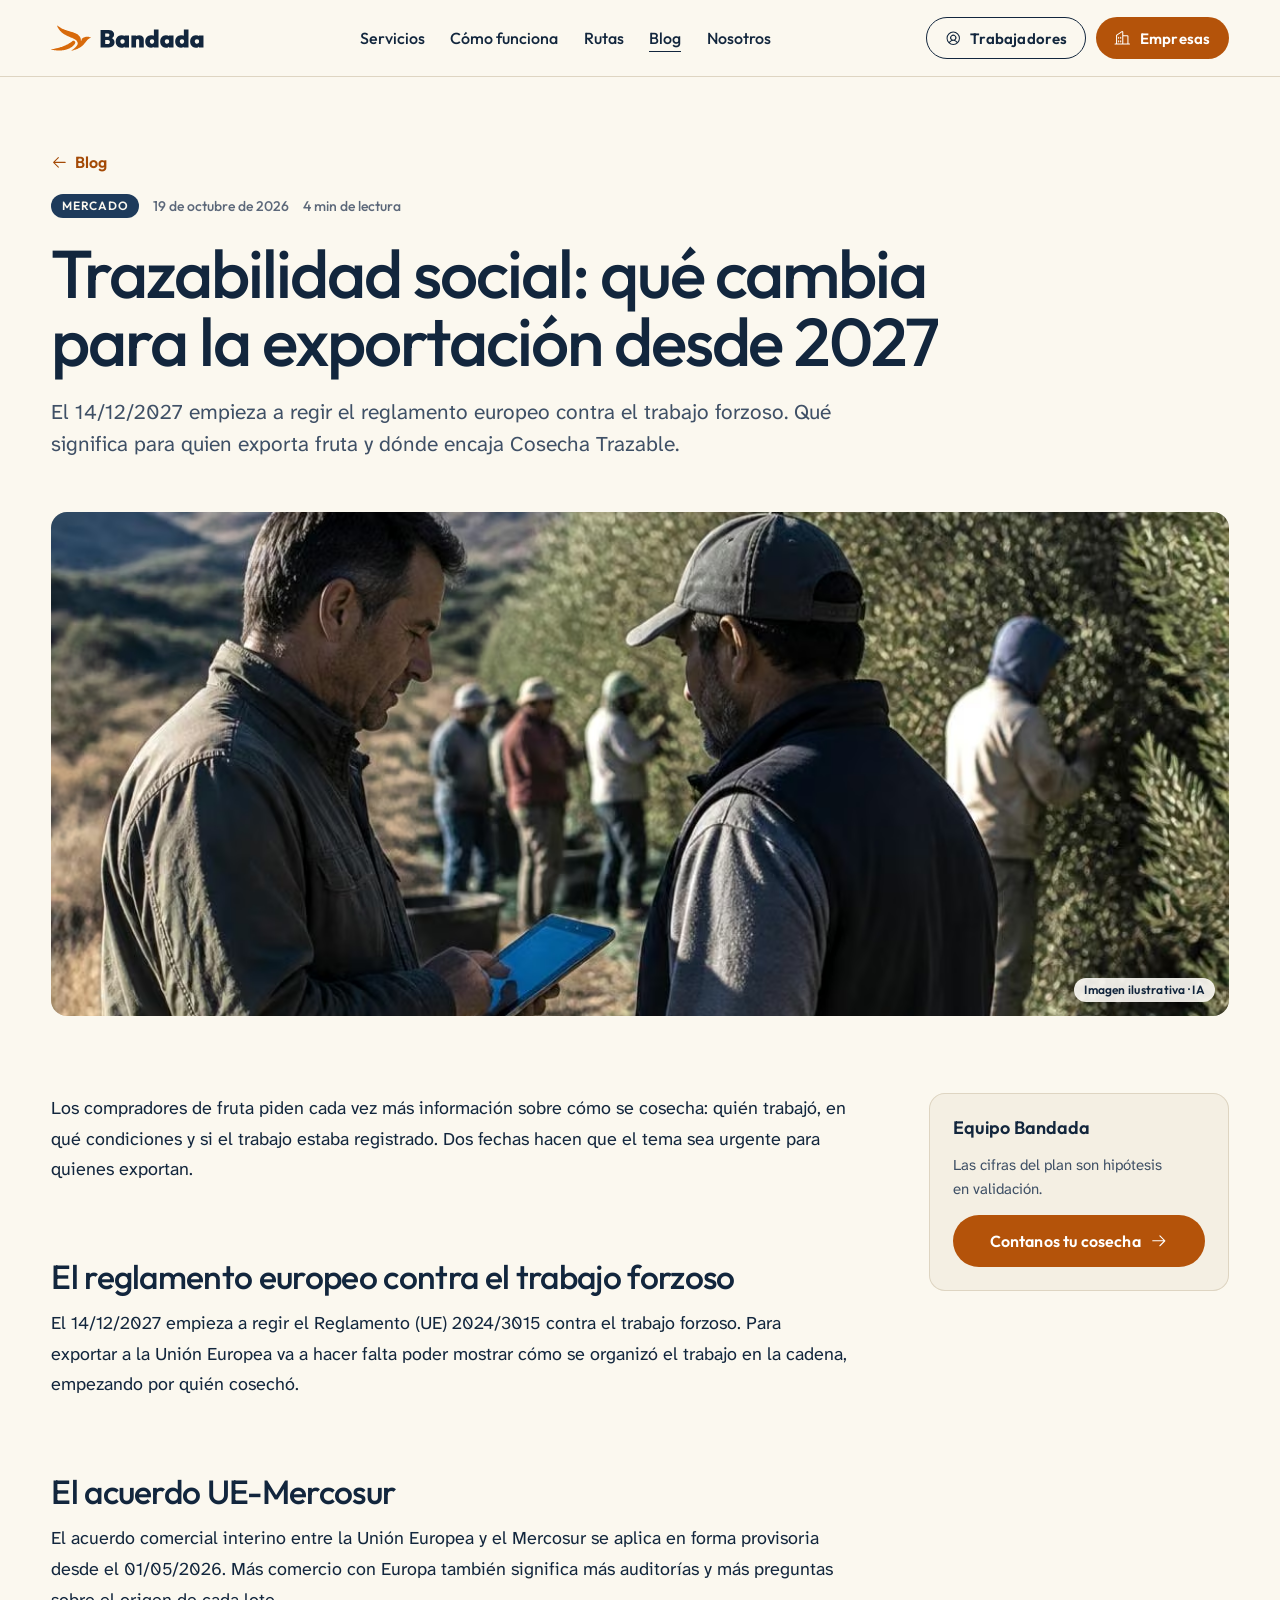
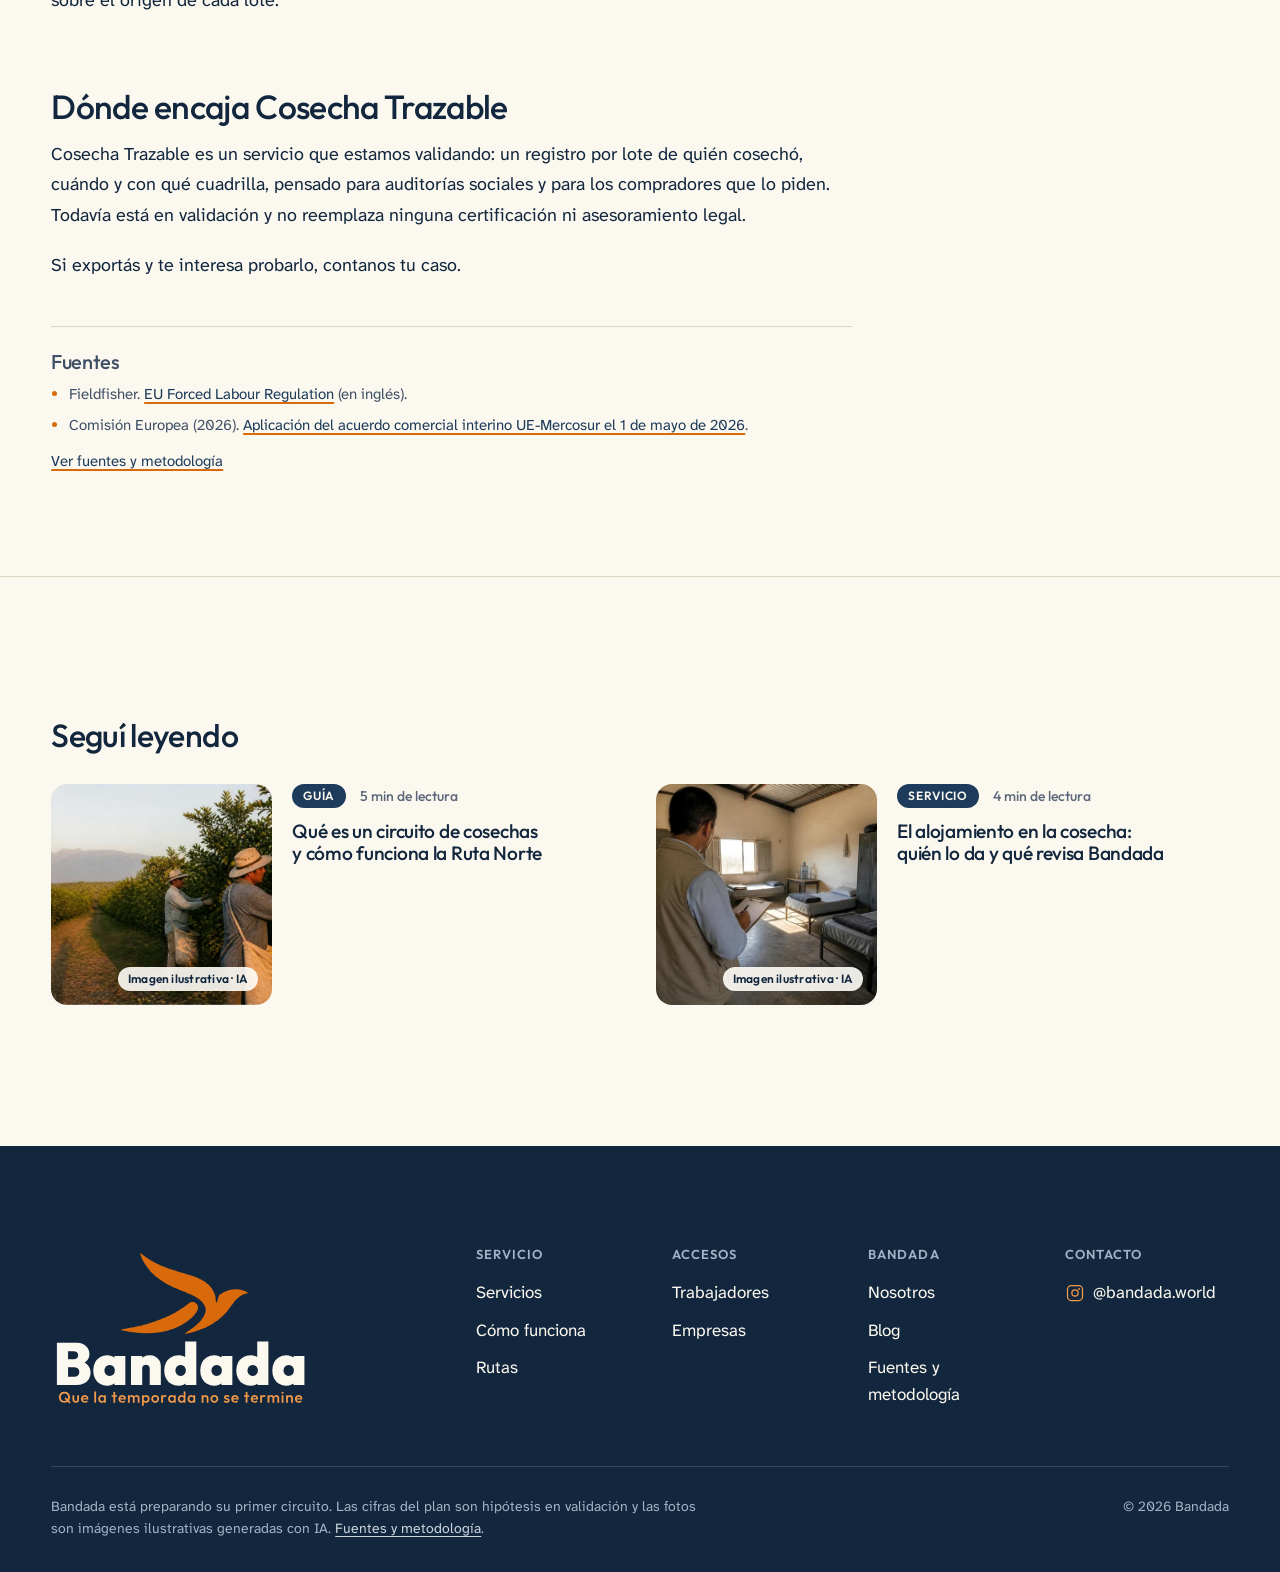
<file: blog/trazabilidad-social-2027/index.html>
<!doctype html>
<html lang="es-AR">
<head>
<meta charset="utf-8">
<meta name="viewport" content="width=device-width, initial-scale=1, viewport-fit=cover">
<meta name="robots" content="noindex, nofollow">
<title>Trazabilidad social: qué cambia para la exportación desde 2027 · Bandada</title>
<meta name="description" content="El 14/12/2027 empieza a regir el reglamento europeo contra el trabajo forzoso. Qué significa para quien exporta fruta y dónde encaja Cosecha Trazable.">
<meta name="theme-color" content="#12263D">
<link rel="canonical" href="https://bandada.world/blog/trazabilidad-social-2027/">
<meta property="og:type" content="website">
<meta property="og:locale" content="es_AR">
<meta property="og:site_name" content="Bandada">
<meta property="og:title" content="Trazabilidad social: qué cambia para la exportación desde 2027 · Bandada">
<meta property="og:description" content="El 14/12/2027 empieza a regir el reglamento europeo contra el trabajo forzoso. Qué significa para quien exporta fruta y dónde encaja Cosecha Trazable.">
<meta property="og:url" content="https://bandada.world/blog/trazabilidad-social-2027/">
<meta property="og:image" content="https://bandada.world/img/og.jpg">
<meta name="twitter:card" content="summary_large_image">
<link rel="icon" href="../../img/marca/favicon.svg" type="image/svg+xml">
<link rel="preload" href="../../fonts/outfit.woff2" as="font" type="font/woff2" crossorigin>
<link rel="preload" href="../../fonts/atkinson-hyperlegible-next.woff2" as="font" type="font/woff2" crossorigin>
<link rel="stylesheet" href="../../assets/css/bandada.css">
<link rel="stylesheet" href="../../assets/css/blog.css">
<script>(function(d){d.classList.add('js');if(!matchMedia('(prefers-reduced-motion: reduce)').matches){d.classList.add('js-motion');setTimeout(function(){if(!window.Bandada)d.classList.remove('js-motion')},4000)}})(document.documentElement);</script>
<script src="../../assets/js/vendor/gsap.min.js" defer></script>
<script src="../../assets/js/vendor/ScrollTrigger.min.js" defer></script>
<script src="../../assets/js/vendor/SplitText.min.js" defer></script>
<script src="../../assets/js/vendor/lenis.min.js" defer></script>
<script src="../../assets/js/bandada.js" defer></script>
</head>
<body>
<a class="saltar" href="#contenido">Saltar al contenido</a>
<header class="cab" data-cab>
  <div class="cab-in ancho">
    <a class="logo" href="../../" aria-label="Bandada, inicio"><svg class="ave" aria-hidden="true" focusable="false"><use href="../../img/marca/marca.svg#ave"/></svg><svg class="palabra" aria-hidden="true" focusable="false"><use href="../../img/marca/marca.svg#palabra"/></svg></a>
    <nav class="cab-nav" aria-label="Principal"><a href="../../#servicios">Servicios</a><a href="../../#como">Cómo funciona</a><a href="../../#rutas">Rutas</a><a href="../../blog/" aria-current="page">Blog</a><a href="../../nosotros/">Nosotros</a></nav>
    <div class="cab-acc">
      <a class="btn btn--contorno btn--chico" href="../../trabajadores/"><svg class="ico" aria-hidden="true" focusable="false"><use href="../../img/iconos.svg#i-user-circle"/></svg>Trabajadores</a>
      <a class="btn btn--chico" href="../../empresas/"><svg class="ico" aria-hidden="true" focusable="false"><use href="../../img/iconos.svg#i-buildings"/></svg>Empresas</a>
    </div>
    <button class="cab-menu" type="button" aria-expanded="false" aria-controls="menu" data-menu-abrir><svg class="ico" aria-hidden="true" focusable="false"><use href="../../img/iconos.svg#i-list"/></svg><span>Menú</span></button>
  </div>
</header>
<div class="menu" id="menu" data-menu>
  <div class="menu-velo" data-menu-cerrar></div>
  <div class="menu-panel" role="dialog" aria-modal="true" aria-label="Menú">
    <div class="menu-top">
      <a class="logo" href="../../" aria-label="Bandada, inicio"><svg class="ave" aria-hidden="true" focusable="false"><use href="../../img/marca/marca.svg#ave"/></svg><svg class="palabra" aria-hidden="true" focusable="false"><use href="../../img/marca/marca.svg#palabra"/></svg></a>
      <button class="menu-cerrar" type="button" data-menu-cerrar><svg class="ico" aria-hidden="true" focusable="false"><use href="../../img/iconos.svg#i-x"/></svg><span>Cerrar</span></button>
    </div>
    <div class="menu-acc">
      <a href="../../trabajadores/"><strong>Trabajadores</strong><span>Tu próximo paso empieza acá</span><svg class="ico" aria-hidden="true" focusable="false"><use href="../../img/iconos.svg#i-arrow-right"/></svg></a>
      <a class="empresa" href="../../empresas/"><strong>Empresas</strong><span>Planificá tu próxima cosecha</span><svg class="ico" aria-hidden="true" focusable="false"><use href="../../img/iconos.svg#i-arrow-right"/></svg></a>
    </div>
    <ul class="menu-links"><li><a href="../../#servicios">Servicios</a></li><li><a href="../../#como">Cómo funciona</a></li><li><a href="../../#rutas">Rutas</a></li><li><a href="../../blog/">Blog</a></li><li><a href="../../nosotros/">Nosotros</a></li><li><a href="../../fuentes/">Fuentes</a></li></ul>
    <p class="menu-red"><svg class="ico" aria-hidden="true" focusable="false"><use href="../../img/iconos.svg#i-instagram-logo"/></svg><a href="https://www.instagram.com/bandada.world/" target="_blank" rel="noopener">@bandada.world</a></p>
  </div>
</div>
<main id="contenido" class="nota">
  <article>
    <header class="nota-cab ancho">
      <a class="enlace-flecha enlace-flecha--atras" href="../"><svg class="ico" aria-hidden="true" focusable="false"><use href="../../img/iconos.svg#i-arrow-left"/></svg><span>Blog</span></a>
      <p class="post-meta"><span class="tag">Mercado</span><span>19 de octubre de 2026</span><span>4 min de lectura</span></p>
      <h1 class="t-h2 nota-t" data-split>Trazabilidad social: qué cambia para la exportación desde 2027</h1>
      <p class="t-lead">El 14/12/2027 empieza a regir el reglamento europeo contra el trabajo forzoso. Qué significa para quien exporta fruta y dónde encaja Cosecha Trazable.</p>
    </header>
    <div class="ancho"><figure class="foto nota-foto"><picture><source type="image/avif" srcset="../../img/foto/productor-720.avif 720w, ../../img/foto/productor-1136.avif 1136w" sizes="(max-width: 1320px) 92vw, 1320px"><source type="image/webp" srcset="../../img/foto/productor-720.webp 720w, ../../img/foto/productor-1136.webp 1136w" sizes="(max-width: 1320px) 92vw, 1320px"><img src="../../img/foto/productor-720.webp" alt="Un productor y un capataz revisan un plan de cosecha en un olivar." width="1136" height="1408" loading="eager" decoding="async" fetchpriority="high"></picture><span class="ia">Imagen ilustrativa · IA</span></figure></div>
    <div class="nota-cuerpo ancho">
      <div class="prosa">
<p>Los compradores de fruta piden cada vez más información sobre cómo se cosecha: quién trabajó, en qué condiciones y si el trabajo estaba registrado. Dos fechas hacen que el tema sea urgente para quienes exportan.</p>
<h2>El reglamento europeo contra el trabajo forzoso</h2>
<p>El 14/12/2027 empieza a regir el Reglamento (UE) 2024/3015 contra el trabajo forzoso. Para exportar a la Unión Europea va a hacer falta poder mostrar cómo se organizó el trabajo en la cadena, empezando por quién cosechó.</p>
<h2>El acuerdo UE-Mercosur</h2>
<p>El acuerdo comercial interino entre la Unión Europea y el Mercosur se aplica en forma provisoria desde el 01/05/2026. Más comercio con Europa también significa más auditorías y más preguntas sobre el origen de cada lote.</p>
<h2>Dónde encaja Cosecha Trazable</h2>
<p>Cosecha Trazable es un servicio que estamos validando: un registro por lote de quién cosechó, cuándo y con qué cuadrilla, pensado para auditorías sociales y para los compradores que lo piden. Todavía está en validación y no reemplaza ninguna certificación ni asesoramiento legal.</p>
<p>Si exportás y te interesa probarlo, contanos tu caso.</p>
        <div class="nota-fuentes"><h2>Fuentes</h2><ul><li>Fieldfisher. <a href="https://www.fieldfisher.com/en/locations/germany/insights/eu-forced-labour-regulation" target="_blank" rel="noopener">EU Forced Labour Regulation</a> (en inglés).</li><li>Comisión Europea (2026). <a href="https://trade.ec.europa.eu/access-to-markets/es/news/aplicacion-del-acuerdo-comercial-interino-ue-mercosur-el-1-de-mayo-de-2026" target="_blank" rel="noopener">Aplicación del acuerdo comercial interino UE-Mercosur el 1 de mayo de 2026</a>.</li></ul><p><a href="../../fuentes/">Ver fuentes y metodología</a></p></div>
      </div>
      <aside class="nota-aside"><p class="nota-aside-t">Equipo Bandada</p><p>Las cifras del plan son hipótesis en validación.</p><a class="btn btn--ancho" href="../../empresas/#registro">Contanos tu cosecha <svg class="ico ico-flecha" aria-hidden="true" focusable="false"><use href="../../img/iconos.svg#i-arrow-right"/></svg></a></aside>
    </div>
  </article>
  <section class="seccion nota-sigue" aria-labelledby="sigue-t">
    <div class="ancho"><h2 id="sigue-t" class="t-h3">Seguí leyendo</h2><div class="sigue-grid"><article class="post-card post-card--fila">
  <a class="post-link" href="../../blog/circuito-de-cosechas/">
    <figure class="foto post-foto"><picture><source type="image/avif" srcset="../../img/foto/limonar-960.avif 960w, ../../img/foto/limonar-1600.avif 1600w" sizes="(max-width: 900px) 40vw, 220px"><source type="image/webp" srcset="../../img/foto/limonar-960.webp 960w, ../../img/foto/limonar-1600.webp 1600w" sizes="(max-width: 900px) 40vw, 220px"><img src="../../img/foto/limonar-960.webp" alt="Una cuadrilla trabaja en un limonar de Tucumán." width="1600" height="900" loading="lazy" decoding="async"></picture><span class="ia">Imagen ilustrativa · IA</span></figure>
    <div class="post-txt">
      <p class="post-meta"><span class="tag">Guía</span><span>5 min de lectura</span></p>
      <h3 class="post-t">Qué es un circuito de cosechas y cómo funciona la Ruta Norte</h3>
      <p class="post-b">Cuatro cosechas encadenadas en un año, con traslado coordinado y dos pausas en casa. Así está pensado el primer circuito de Bandada.</p>
    </div>
  </a>
</article><article class="post-card post-card--fila">
  <a class="post-link" href="../../blog/alojamiento-inspeccionado/">
    <figure class="foto post-foto"><picture><source type="image/avif" srcset="../../img/foto/alojamiento-720.avif 720w, ../../img/foto/alojamiento-1200.avif 1200w" sizes="(max-width: 900px) 40vw, 220px"><source type="image/webp" srcset="../../img/foto/alojamiento-720.webp 720w, ../../img/foto/alojamiento-1200.webp 1200w" sizes="(max-width: 900px) 40vw, 220px"><img src="../../img/foto/alojamiento-720.webp" alt="Un inspector revisa una habitación de alojamiento rural." width="1200" height="800" loading="lazy" decoding="async"></picture><span class="ia">Imagen ilustrativa · IA</span></figure>
    <div class="post-txt">
      <p class="post-meta"><span class="tag">Servicio</span><span>4 min de lectura</span></p>
      <h3 class="post-t">El alojamiento en la cosecha: quién lo da y qué revisa Bandada</h3>
      <p class="post-b">El productor aloja a la cuadrilla y Bandada inspecciona y aprueba el lugar antes de que llegue. Qué proponemos mirar en cada visita.</p>
    </div>
  </a>
</article></div></div>
  </section>
</main>
<footer class="pie oscuro">
  <div class="ancho">
    <div class="pie-top">
      <div class="pie-marca">
        <img class="pie-logo" src="../../img/marca/bandada-logo-claro.svg" alt="Bandada. Que la temporada no se termine" width="708" height="440" loading="lazy">
      </div>
      <div class="pie-cols">
        <div><h2>Servicio</h2><ul>
          <li><a href="../../#servicios">Servicios</a></li>
          <li><a href="../../#como">Cómo funciona</a></li>
          <li><a href="../../#rutas">Rutas</a></li>
        </ul></div>
        <div><h2>Accesos</h2><ul>
          <li><a href="../../trabajadores/">Trabajadores</a></li>
          <li><a href="../../empresas/">Empresas</a></li>
        </ul></div>
        <div><h2>Bandada</h2><ul>
          <li><a href="../../nosotros/">Nosotros</a></li>
          <li><a href="../../blog/">Blog</a></li>
          <li><a href="../../fuentes/">Fuentes y metodología</a></li>
        </ul></div>
        <div><h2>Contacto</h2><ul>
          <li><a class="pie-ig" href="https://www.instagram.com/bandada.world/" target="_blank" rel="noopener"><svg class="ico" aria-hidden="true" focusable="false"><use href="../../img/iconos.svg#i-instagram-logo"/></svg>@bandada.world</a></li>
        </ul></div>
      </div>
    </div>
    <div class="pie-bajo">
      <p>Bandada está preparando su primer circuito. Las cifras del plan son hipótesis en validación y las fotos son imágenes ilustrativas generadas con IA. <a href="../../fuentes/">Fuentes y metodología</a>.</p>
      <p>© 2026 Bandada</p>
    </div>
  </div>
</footer>
</body>
</html>
</file>
<file: assets/css/bandada.css>
/* Bandada · sistema visual del sitio
   Paleta y logo del área Identidad. Titulares en Outfit (la letra del logo), texto en Atkinson Hyperlegible Next. */

@font-face {
  font-family: "Outfit";
  src: url("../../fonts/outfit.woff2") format("woff2");
  font-weight: 100 900;
  font-display: swap;
}
@font-face {
  font-family: "Atkinson Hyperlegible Next";
  src: url("../../fonts/atkinson-hyperlegible-next.woff2") format("woff2");
  font-weight: 200 800;
  font-display: swap;
}

:root {
  --azul: #1E3B5B;
  --azul-profundo: #12263D;
  --azul-sup: #1B3452;
  --azul-sup-2: #24426A;
  --naranja: #D86A0B;
  --naranja-accion: #B4530A;
  --naranja-hover: #9C4708;
  --naranja-texto: #A44A06;
  --naranja-claro: #F2994A;
  --beige: #FBF8EF;
  --beige-2: #F4EFE3;
  --arena: #EAE2D0;
  --papel: #FFFDF8;
  --linea: #DED5C2;
  --linea-2: #CBBFA6;
  --tinta: #12263D;
  --tinta-2: #3F5066;
  --tinta-3: #5C687A;
  --sobre-azul: #FBF8EF;
  --sobre-azul-2: #CDD6E1;
  --sobre-azul-3: #A3B3C6;
  --linea-azul: rgba(251, 248, 239, .16);
  --error: #A3361F;
  --error-claro: #F3A08A;
  --exito: #2F6B3C;

  --f-titulo: "Outfit", ui-sans-serif, system-ui, sans-serif;
  --f-texto: "Atkinson Hyperlegible Next", ui-sans-serif, system-ui, sans-serif;

  --gutter: clamp(16px, 4vw, 56px);
  --ancho: 1320px;
  --seccion: clamp(88px, 11vw, 168px);
  --cab: 76px;

  --r-control: 999px;
  --r-campo: 14px;
  --r-tarjeta: 16px;
  --r-foto: 16px;

  --sombra: 0 24px 48px -28px rgba(18, 38, 61, .45);
  --sombra-suave: 0 12px 28px -18px rgba(18, 38, 61, .35);
  --ease: cubic-bezier(.16, 1, .3, 1);
}

*, *::before, *::after { box-sizing: border-box; }
html { -webkit-text-size-adjust: 100%; text-size-adjust: 100%; }
html.lenis, html.lenis body { height: auto; }
.lenis.lenis-smooth { scroll-behavior: auto !important; }
.lenis.lenis-stopped { overflow: hidden; }
body {
  margin: 0;
  background: var(--beige);
  color: var(--tinta);
  font: 400 1.0625rem/1.6 var(--f-texto);
  -webkit-font-smoothing: antialiased;
  text-rendering: optimizeLegibility;
}
img, picture, svg, video { display: block; max-width: 100%; }
img { height: auto; }
a { color: inherit; text-underline-offset: .2em; text-decoration-thickness: 1px; }
button, input, select, textarea { font: inherit; color: inherit; }
h1, h2, h3, h4 { margin: 0; font-family: var(--f-titulo); font-weight: 500; text-wrap: balance; }
p { margin: 0; text-wrap: pretty; }
ul, ol { margin: 0; padding: 0; }
figure { margin: 0; }
::selection { background: var(--naranja); color: #fff; }
:focus-visible { outline: 2px solid var(--azul); outline-offset: 3px; border-radius: 4px; }
.oscuro :focus-visible, .cab--sobre:not(.cab--fija) :focus-visible, .menu :focus-visible, .pie :focus-visible { outline-color: var(--naranja-claro); }
html { scrollbar-color: var(--linea-2) var(--beige); }

.sr { position: absolute !important; width: 1px; height: 1px; padding: 0; margin: -1px; overflow: hidden; clip: rect(0 0 0 0); white-space: nowrap; border: 0; }
.saltar { position: fixed; left: 12px; top: 12px; z-index: 100; padding: 12px 18px; background: var(--azul-profundo); color: var(--sobre-azul); border-radius: var(--r-control); transform: translateY(-160%); transition: transform .2s; text-decoration: none; font-weight: 700; }
.saltar:focus { transform: none; }

.ancho { width: min(100% - 2 * var(--gutter), var(--ancho)); margin-inline: auto; }
.seccion { padding-block: var(--seccion); }
.oscuro { background: var(--azul-profundo); color: var(--sobre-azul); }
.ico { width: 1.25em; height: 1.25em; fill: currentColor; flex: none; }

/* ---------- tipografía ---------- */
.t-display {
  font-family: var(--f-titulo);
  font-weight: 500;
  font-size: clamp(3rem, 1.4rem + 6.2vw, 6rem);
  line-height: .95;
  letter-spacing: -.035em;
}
.t-h2 { font-size: clamp(2.25rem, 1.35rem + 3.6vw, 4.25rem); line-height: 1; letter-spacing: -.03em; }
.t-h3 { font-size: clamp(1.5rem, 1.2rem + 1vw, 2rem); line-height: 1.08; letter-spacing: -.02em; }
.t-h4 { font-size: 1.25rem; line-height: 1.2; letter-spacing: -.01em; font-weight: 600; }
.t-lead { font-size: clamp(1.125rem, 1.03rem + .4vw, 1.3125rem); line-height: 1.5; max-width: 46ch; }
.t-meta { font-family: var(--f-titulo); font-weight: 600; font-size: .8125rem; letter-spacing: .08em; text-transform: uppercase; font-variant-numeric: tabular-nums; }
.t-fuente { font-size: .875rem; color: var(--tinta-3); }
.oscuro .t-fuente { color: var(--sobre-azul-3); }
.t-fuente a { color: inherit; }
.sec-cabeza { display: grid; gap: 20px; max-width: 760px; margin-bottom: clamp(40px, 6vw, 80px); }
.sec-cabeza p { color: var(--tinta-2); }
.oscuro .sec-cabeza p { color: var(--sobre-azul-2); }

/* ---------- botones ---------- */
.btn {
  --bg: var(--naranja-accion); --fg: #fff; --bd: transparent;
  display: inline-flex; align-items: center; justify-content: center; gap: .6em;
  min-height: 52px; padding: 0 1.5rem;
  border-radius: var(--r-control); border: 1.5px solid var(--bd);
  background: var(--bg); color: var(--fg);
  font: 600 1rem/1 var(--f-titulo); letter-spacing: .01em; white-space: nowrap;
  text-decoration: none; cursor: pointer;
  transition: background-color .25s var(--ease), color .25s var(--ease), border-color .25s var(--ease), transform .2s var(--ease);
}
.btn .ico { width: 1.1em; height: 1.1em; transition: transform .3s var(--ease); }
.btn:hover { --bg: var(--naranja-hover); }
.btn:hover .ico-flecha { transform: translateX(3px); }
.btn:active { transform: scale(.97); }
.btn--contorno { --bg: transparent; --fg: var(--tinta); --bd: currentColor; }
.btn--contorno:hover { --bg: rgba(18, 38, 61, .06); }
.btn--claro { --bg: transparent; --fg: var(--sobre-azul); --bd: rgba(251, 248, 239, .7); }
.btn--claro:hover { --bg: rgba(251, 248, 239, .12); --bd: var(--sobre-azul); }
.btn--azul { --bg: var(--azul); --fg: var(--sobre-azul); }
.btn--azul:hover { --bg: var(--azul-profundo); }
.btn--chico { min-height: 42px; padding: 0 1.1rem; font-size: .9375rem; }
.btn--ancho { width: 100%; }
.btn[disabled] { opacity: .55; cursor: not-allowed; }
.enlace-flecha { display: inline-flex; align-items: center; gap: .45em; font: 600 1rem/1.2 var(--f-titulo); text-decoration: none; color: inherit; }
.enlace-flecha .ico { width: 1.05em; height: 1.05em; transition: transform .3s var(--ease); }
.enlace-flecha:hover .ico { transform: translateX(3px); }
.enlace-flecha:hover span { text-decoration: underline; }

/* ---------- logo ---------- */
.logo { display: inline-flex; align-items: center; gap: 9px; text-decoration: none; color: inherit; }
.logo .ave { width: 40px; height: 26px; fill: var(--naranja); }
.logo .palabra { width: 104px; height: 19px; fill: currentColor; }

/* ---------- cabecera ---------- */
.cab {
  position: fixed; inset: 0 0 auto; z-index: 50; height: var(--cab);
  color: var(--tinta);
  transition: color .35s var(--ease), transform .45s var(--ease);
}
.cab::before { content: ""; position: absolute; inset: 0; background: rgba(251, 248, 239, .92); backdrop-filter: blur(12px); -webkit-backdrop-filter: blur(12px); box-shadow: 0 1px 0 var(--linea); opacity: 1; transition: opacity .35s var(--ease); }
.cab--sobre { color: var(--sobre-azul); }
.cab--sobre::before { opacity: 0; }
.cab--sobre.cab--fija { color: var(--tinta); }
.cab--sobre.cab--fija::before { opacity: 1; }
.cab--oculta { transform: translateY(-100%); }
.cab-in { position: relative; height: 100%; display: flex; align-items: center; gap: 24px; }
.cab-nav { display: flex; gap: clamp(14px, 2vw, 30px); margin-inline: auto; }
.cab-nav a { font: 500 1rem/1 var(--f-titulo); text-decoration: none; padding: 10px 0; position: relative; }
.cab-nav a::after { content: ""; position: absolute; left: 0; right: 0; bottom: 4px; height: 1.5px; background: currentColor; transform: scaleX(0); transform-origin: right; transition: transform .35s var(--ease); }
.cab-nav a:hover::after, .cab-nav a[aria-current="page"]::after { transform: scaleX(1); transform-origin: left; }
.cab-acc { display: flex; gap: 10px; align-items: center; }
.cab-acc .btn { min-height: 42px; padding: 0 1.1rem; font-size: .9375rem; }
.cab-acc .btn--contorno { --fg: currentColor; }
.cab--sobre:not(.cab--fija) .cab-acc .btn--contorno:hover { --bg: rgba(251, 248, 239, .12); }
.cab-menu { display: none; align-items: center; gap: 8px; min-height: 44px; padding: 0 16px; border-radius: var(--r-control); border: 1.5px solid currentColor; background: none; font: 600 .9375rem/1 var(--f-titulo); cursor: pointer; }
.cab-menu .ico { width: 1.2em; height: 1.2em; }
@media (max-width: 1080px) {
  .cab-nav { display: none; }
  .cab-menu { display: inline-flex; }
  .cab-acc { margin-left: auto; }
}
@media (max-width: 640px) {
  :root { --cab: 64px; }
  .cab-acc { display: none; }
  .cab-menu { margin-left: auto; }
  .logo .ave { width: 36px; height: 23px; }
  .logo .palabra { width: 92px; height: 17px; }
}

/* ---------- menú lateral ---------- */
.menu { position: fixed; inset: 0; z-index: 80; visibility: hidden; transition: visibility 0s .55s; }
.menu.abierto { visibility: visible; transition: none; }
.menu-velo { position: absolute; inset: 0; background: rgba(18, 38, 61, .5); opacity: 0; transition: opacity .4s var(--ease); }
.menu.abierto .menu-velo { opacity: 1; }
.menu-panel {
  position: absolute; inset: 0 auto 0 0; width: min(520px, 100%);
  background: var(--azul-profundo); color: var(--sobre-azul);
  display: flex; flex-direction: column; gap: 28px;
  padding: 10px var(--gutter) calc(28px + env(safe-area-inset-bottom));
  transform: translateX(-100%); transition: transform .55s var(--ease);
  overflow-y: auto; overscroll-behavior: contain;
}
.menu.abierto .menu-panel { transform: none; }
.menu-top { display: flex; align-items: center; justify-content: space-between; min-height: 54px; }
.menu-cerrar { display: inline-flex; align-items: center; gap: 8px; min-height: 44px; padding: 0 16px; border-radius: var(--r-control); border: 1.5px solid var(--linea-azul); background: none; color: inherit; font: 600 .9375rem/1 var(--f-titulo); cursor: pointer; }
.menu-links { list-style: none; display: grid; gap: 2px; }
.menu-links a { display: block; padding: 8px 0; font: 500 clamp(2rem, 1.6rem + 2vw, 2.75rem)/1.05 var(--f-titulo); letter-spacing: -.025em; text-decoration: none; }
.menu-links a:hover { color: var(--naranja-claro); }
.menu-acc { display: grid; gap: 12px; }
.menu-acc a { display: grid; grid-template-columns: 1fr auto; align-items: center; gap: 4px 16px; padding: 18px 20px; border-radius: var(--r-tarjeta); text-decoration: none; background: var(--azul-sup); }
.menu-acc a strong { font: 600 1.25rem/1.15 var(--f-titulo); }
.menu-acc a span { grid-column: 1; color: var(--sobre-azul-2); font-size: .9375rem; }
.menu-acc a .ico { grid-row: 1 / span 2; grid-column: 2; width: 26px; height: 26px; }
.menu-acc a.empresa { background: var(--naranja-accion); }
.menu-acc a.empresa span { color: #FFE6D2; }
.menu-red { margin-top: auto; display: flex; align-items: center; gap: 10px; color: var(--sobre-azul-2); font-size: 1rem; }
.menu-red .ico { width: 22px; height: 22px; color: var(--naranja-claro); }
.menu-red a { text-decoration: none; font-weight: 700; color: var(--sobre-azul); }
.menu-red a:hover { text-decoration: underline; }

/* ---------- etiqueta de imagen IA ---------- */
.ia { position: absolute; z-index: 2; right: 14px; bottom: 14px; padding: 6px 10px; border-radius: var(--r-control); background: rgba(255, 253, 248, .9); color: var(--tinta); font: 600 .75rem/1 var(--f-titulo); letter-spacing: .02em; pointer-events: none; }

/* ---------- figura con foto ---------- */
.foto { position: relative; overflow: hidden; border-radius: var(--r-foto); background: var(--arena); }
.foto picture { display: block; width: 100%; height: 100%; }
.foto img { width: 100%; height: 100%; object-fit: cover; }

/* ---------- estado (píldora) ---------- */
.estado { display: inline-flex; align-items: center; gap: 8px; padding: 7px 12px; border-radius: var(--r-control); background: var(--beige-2); box-shadow: inset 0 0 0 1px var(--linea); font: 600 .8125rem/1 var(--f-titulo); color: var(--tinta-2); white-space: nowrap; }
.estado::before { content: ""; width: 7px; height: 7px; border-radius: 50%; background: var(--naranja); }
.oscuro .estado { background: var(--azul-sup); box-shadow: inset 0 0 0 1px var(--linea-azul); color: var(--sobre-azul-2); }
.estado--estudio::before { background: transparent; box-shadow: inset 0 0 0 1.5px currentColor; }

/* ---------- pie ---------- */
.pie { background: var(--azul-profundo); color: var(--sobre-azul); padding: clamp(64px, 8vw, 112px) 0 32px; }
.pie-top { display: grid; grid-template-columns: minmax(220px, 1fr) 2fr; gap: 48px; padding-bottom: 56px; border-bottom: 1px solid var(--linea-azul); }
.pie-logo { width: min(260px, 70vw); }
.pie-cols { display: grid; grid-template-columns: repeat(4, minmax(0, 1fr)); gap: 32px; }
.pie-cols h2 { font: 600 .8125rem/1 var(--f-titulo); letter-spacing: .08em; text-transform: uppercase; color: var(--sobre-azul-3); margin-bottom: 18px; }
.pie-cols ul { list-style: none; display: grid; gap: 10px; }
.pie-cols a { text-decoration: none; color: var(--sobre-azul); }
.pie-cols a:hover { color: var(--naranja-claro); text-decoration: underline; }
.pie-bajo { display: flex; flex-wrap: wrap; justify-content: space-between; gap: 16px 40px; padding-top: 28px; color: var(--sobre-azul-3); font-size: .875rem; }
.pie-bajo p { max-width: 72ch; }
.pie-bajo a { color: var(--sobre-azul-2); }
.pie-ig { display: inline-flex; align-items: center; gap: 8px; }
.pie-ig .ico { width: 20px; height: 20px; color: var(--naranja-claro); }
@media (max-width: 900px) {
  .pie-top { grid-template-columns: 1fr; }
  .pie-cols { grid-template-columns: repeat(2, minmax(0, 1fr)); }
}

/* ---------- movimiento ---------- */
.js-motion [data-reveal] { opacity: 0; transform: translateY(28px); }
.js-motion [data-reveal="fade"] { transform: none; }
.split-linea { overflow: hidden; padding-bottom: .1em; margin-bottom: -.1em; }
@media (prefers-reduced-motion: reduce) {
  *, *::before, *::after { animation-duration: .001ms !important; animation-iteration-count: 1 !important; transition-duration: .001ms !important; scroll-behavior: auto !important; }
}

/* ---------- piezas compartidas ---------- */
.hero-cta { display: flex; flex-wrap: wrap; gap: 12px; }
.lista-check { list-style: none; display: grid; gap: 12px; }
.lista-check li { display: grid; grid-template-columns: auto 1fr; gap: 12px; align-items: start; }
.lista-check .ico { width: 14px; height: 14px; padding: 4px; box-sizing: content-box; margin-top: 2px; border-radius: 50%; background: var(--naranja-accion); fill: #fff; }

.tag { display: inline-flex; align-items: center; padding: 6px 11px; border-radius: var(--r-control); background: var(--azul); color: var(--sobre-azul); font: 600 .75rem/1 var(--f-titulo); letter-spacing: .06em; text-transform: uppercase; }
.post-meta { display: flex; flex-wrap: wrap; align-items: center; gap: 8px 14px; color: var(--tinta-3); font: 500 .875rem/1.2 var(--f-titulo); }
.post-card { height: 100%; }
.post-link { display: grid; gap: 20px; height: 100%; text-decoration: none; color: inherit; }
.post-foto { aspect-ratio: 4 / 3; }
.post-foto img { transition: transform 1s var(--ease); }
.post-link:hover .post-foto img { transform: scale(1.04); }
.post-txt { display: grid; gap: 12px; align-content: start; }
.post-t { font: 500 clamp(1.3rem, 1.15rem + .5vw, 1.6rem)/1.15 var(--f-titulo); letter-spacing: -.015em; }
.post-link:hover .post-t { text-decoration: underline; text-decoration-thickness: 1.5px; text-underline-offset: .15em; }
.post-b { color: var(--tinta-2); }
.post-card--fila .post-link { grid-template-columns: minmax(0, 2fr) minmax(0, 3fr); gap: 20px; align-items: start; }
.post-card--fila .post-foto { aspect-ratio: 1; }
.post-card--fila .post-t { font-size: 1.2rem; }
.post-card--fila .post-b { display: none; }

.prosa { max-width: 68ch; font-size: 1.125rem; line-height: 1.7; }
.prosa > * + * { margin-top: 1.1em; }
.prosa h2 { margin-top: 2.2em; font-size: clamp(1.6rem, 1.3rem + 1vw, 2.1rem); line-height: 1.1; letter-spacing: -.02em; scroll-margin-top: calc(var(--cab) + 24px); }
.prosa h2 + * { margin-top: .7em; }
.prosa ul { padding-left: 1.2em; display: grid; gap: .5em; }
.prosa li::marker { color: var(--naranja); }
.prosa a { color: var(--azul); text-decoration-color: var(--naranja); text-decoration-thickness: 1.5px; }
.prosa a:hover { color: var(--naranja-texto); }
.prosa strong { font-weight: 700; }

/* ---------- preguntas ---------- */
.faq { display: grid; border-top: 1px solid var(--linea); }
.faq details { border-bottom: 1px solid var(--linea); }
.faq summary { list-style: none; display: flex; justify-content: space-between; align-items: center; gap: 20px; padding: 22px 0; cursor: pointer; font: 500 1.1875rem/1.3 var(--f-titulo); }
.faq summary::-webkit-details-marker { display: none; }
.faq summary .ico { width: 22px; height: 22px; transition: transform .35s var(--ease); color: var(--naranja-texto); }
.faq details[open] summary .ico { transform: rotate(180deg); }
.faq details p { padding: 0 0 24px; color: var(--tinta-2); max-width: 62ch; }
.oscuro .faq, .oscuro .faq details { border-color: var(--linea-azul); }
.oscuro .faq details p { color: var(--sobre-azul-2); }
</file>
<file: assets/css/home.css>
/* Bandada · portada */

/* ---------- portada a sangre ---------- */
.hero { position: relative; isolation: isolate; overflow: hidden; min-height: 100vh; min-height: 100svh; display: grid; grid-template-rows: 1fr auto; }
.hero-media { position: absolute; inset: 0; z-index: -3; transform-origin: 50% 60%; }
.hero-media picture, .hero-media img { width: 100%; height: 100%; }
.hero-media img { object-fit: cover; object-position: 50% 42%; }
.hero-velo {
  position: absolute; inset: 0; z-index: -2;
  background:
    linear-gradient(180deg, rgba(18, 38, 61, .55) 0%, rgba(18, 38, 61, 0) 24%),
    linear-gradient(0deg, rgba(18, 38, 61, .94) 0%, rgba(18, 38, 61, .6) 30%, rgba(18, 38, 61, 0) 62%),
    linear-gradient(90deg, rgba(18, 38, 61, .5) 0%, rgba(18, 38, 61, 0) 58%);
}
.bandada { position: absolute; inset: 0 0 42% 0; z-index: -1; overflow: hidden; pointer-events: none; }
.formacion { position: absolute; left: 0; top: 22%; will-change: transform; }
.ave-vuelo { position: absolute; max-width: none; height: auto; aspect-ratio: 346 / 222; fill: rgba(251, 248, 239, .9); overflow: visible; }
.ave-vuelo.guia { fill: var(--naranja-claro); }
.hero-in {
  align-self: end;
  display: grid; grid-template-columns: minmax(0, 1.4fr) minmax(0, 1fr); gap: 32px clamp(32px, 6vw, 112px); align-items: end;
  padding-top: calc(var(--cab) + 72px); padding-bottom: clamp(32px, 4vw, 48px);
}
.hero-t { max-width: 10ch; }
.hero-lado { display: grid; gap: 28px; justify-items: start; max-width: 440px; justify-self: end; }
.hero-bajada { font-size: clamp(1.0625rem, 1rem + .3vw, 1.1875rem); line-height: 1.55; color: var(--sobre-azul); }
.hero-pie {
  display: flex; justify-content: space-between; align-items: center; gap: 16px;
  padding: 20px 0 26px; border-top: 1px solid rgba(251, 248, 239, .26);
  font: 500 .9375rem/1.2 var(--f-titulo); color: var(--sobre-azul-2);
}
.hero-bajar { display: inline-flex; align-items: center; gap: 8px; color: var(--sobre-azul); text-decoration: none; }
.hero-bajar .ico { width: 18px; height: 18px; transition: transform .35s var(--ease); }
.hero-bajar:hover .ico { transform: translateY(3px); }
.hero > .ia { top: calc(var(--cab) + 12px); bottom: auto; }
.js-motion [data-hero-titulo], .js-motion [data-hero-lado] { visibility: hidden; }
@media (max-width: 900px) {
  .hero-in { grid-template-columns: 1fr; }
  .hero-lado { justify-self: start; }
}
@media (max-width: 640px) {
  .hero-in { padding-top: calc(var(--cab) + 96px); gap: 24px; }
  .hero-pie p { display: none; }
  .hero-pie { justify-content: flex-start; }
  .hero-cta .btn { flex: 1 1 auto; }
}

/* ---------- el problema ---------- */
.problema-frase { font: 500 clamp(2rem, 1.05rem + 3.6vw, 4.25rem)/1.06 var(--f-titulo); letter-spacing: -.03em; max-width: 21ch; }
.datos { list-style: none; display: grid; grid-template-columns: repeat(3, minmax(0, 1fr)); gap: clamp(24px, 4vw, 64px); margin-top: clamp(56px, 8vw, 112px); padding-top: 32px; border-top: 1px solid var(--linea-2); }
.datos li { display: grid; gap: 10px; align-content: start; }
.dato-n { font: 500 clamp(3rem, 2rem + 3vw, 5rem)/1 var(--f-titulo); letter-spacing: -.045em; color: var(--azul); font-variant-numeric: tabular-nums; }
.datos li > p:nth-child(2) { color: var(--tinta-2); max-width: 30ch; }
.problema .enlace-flecha { margin-top: 40px; color: var(--naranja-texto); }
@media (max-width: 760px) { .datos { grid-template-columns: 1fr; } }

/* ---------- el circuito ---------- */
.circuito { position: relative; }
.circ-pin { padding-block: var(--seccion); }
.circ-in { display: grid; grid-template-columns: minmax(0, 1fr) minmax(0, 1.05fr); gap: clamp(32px, 5vw, 88px); align-items: center; }
.circ-texto { display: grid; gap: 22px; align-content: start; }
.circuito .t-h2 { font-size: clamp(2.25rem, 1.2rem + 2.6vw, 3.75rem); }
.circ-bajada { color: var(--sobre-azul-2); max-width: 46ch; font-size: 1.125rem; }
.circ-meses { list-style: none; display: grid; grid-template-columns: repeat(12, minmax(0, 1fr)); gap: 4px; }
.circ-meses li { padding: 10px 0 0; border-top: 3px solid var(--linea-azul); text-align: center; font: 600 .75rem/1 var(--f-titulo); color: var(--sobre-azul-3); transition: border-color .45s var(--ease), color .45s var(--ease); }
.circ-meses li.pasado { border-color: rgba(242, 153, 74, .4); color: var(--sobre-azul-2); }
.circ-meses li.activo { border-color: var(--naranja-claro); color: var(--sobre-azul); }
.tramos { list-style: none; display: grid; gap: 16px; margin-top: 8px; }
.tramo {
  display: grid; grid-template-columns: clamp(160px, 16vw, 240px) minmax(0, 1fr); gap: 22px; align-items: start;
  padding: 14px; border-radius: var(--r-tarjeta); background: var(--azul-sup); box-shadow: inset 0 0 0 1px var(--linea-azul);
}
.tramo-foto { aspect-ratio: 4 / 3; border-radius: 12px; }
.tramo-foto .ia { right: 8px; bottom: 8px; padding: 4px 7px; font-size: .625rem; }
.tramo-txt { display: grid; gap: 8px; align-content: start; padding: 4px 4px 4px 0; }
.tramo-meses { display: flex; flex-wrap: wrap; gap: 4px 12px; align-items: baseline; font: 600 .875rem/1.2 var(--f-titulo); letter-spacing: .06em; text-transform: uppercase; color: var(--naranja-claro); }
.tramo-meses span { font-weight: 500; letter-spacing: 0; text-transform: none; color: var(--sobre-azul-3); }
.tramo-lugar { display: flex; gap: 8px; align-items: center; color: var(--sobre-azul-2); font: 500 1rem/1.2 var(--f-titulo); }
.tramo-lugar .ico { width: 18px; height: 18px; color: var(--naranja-claro); }
.tramo-texto { color: var(--sobre-azul-2); font-size: 1rem; line-height: 1.5; }

.circuito.es-pin .circ-pin { height: 100vh; height: 100svh; display: flex; align-items: center; padding-block: calc(var(--cab) + 12px) 20px; }
.circuito.es-pin .tramos { grid-template-areas: "pila"; }
.circuito.es-pin .tramo { grid-area: pila; visibility: hidden; opacity: 0; transform: translateY(26px); transition: opacity .5s var(--ease), transform .7s var(--ease), visibility 0s .5s; }
.circuito.es-pin .tramo.pasado { transform: translateY(-26px); }
.circuito.es-pin .tramo.activo { visibility: visible; opacity: 1; transform: none; transition: opacity .5s var(--ease) .1s, transform .7s var(--ease) .1s, visibility 0s; }

.circ-mapa { position: relative; display: grid; justify-items: center; gap: 10px; }
.mapa { width: 100%; max-width: 620px; height: auto; overflow: hidden; border-radius: var(--r-tarjeta); }
.circuito.es-pin .mapa { max-height: calc(100svh - var(--cab) - 96px); width: auto; }
.mapa .co path { fill: #1A3350; }
.mapa .pv { fill: #22406A; stroke: var(--azul-profundo); stroke-width: .7; stroke-linejoin: round; transition: fill .6s var(--ease); }
.mapa .pv[data-pv="catamarca"], .mapa .pv[data-pv="tucuman"], .mapa .pv[data-pv="santiago-del-estero"], .mapa .pv[data-pv="buenos-aires"] { fill: #2C5283; }
.mapa .arg { fill: none; stroke: rgba(251, 248, 239, .32); stroke-width: .8; stroke-linejoin: round; }
.ruta-fondo { fill: none; stroke: rgba(242, 153, 74, .32); stroke-width: 1.6; stroke-linecap: round; stroke-dasharray: .5 4.5; }
.ruta { fill: none; stroke: var(--naranja-claro); stroke-width: 2.6; stroke-linecap: round; stroke-linejoin: round; }
.ruta-casa { fill: none; stroke: var(--sobre-azul-2); stroke-width: 1.1; stroke-dasharray: 2.5 2.5; opacity: .75; }
.pt-anillo { fill: none; stroke: var(--naranja-claro); stroke-width: 1.2; opacity: 0; transform-box: fill-box; transform-origin: center; }
.pt-centro { fill: var(--sobre-azul); stroke: var(--azul-profundo); stroke-width: 1.4; transition: fill .4s var(--ease); }
.pt.visitado .pt-centro { fill: var(--naranja-claro); }
.pt.activo .pt-anillo { opacity: 1; animation: pulso 1.9s var(--ease) infinite; }
.pt text { fill: var(--sobre-azul); font-family: var(--f-titulo); paint-order: stroke; stroke: var(--azul-profundo); stroke-width: 2.6px; stroke-linejoin: round; }
.pt-n { font-size: 9px; font-weight: 600; }
.pt-s { font-size: 7px; font-weight: 500; fill: var(--sobre-azul-2); }
.ave-ruta { fill: var(--naranja); }
@keyframes pulso { from { transform: scale(.6); opacity: 1; } to { transform: scale(2.3); opacity: 0; } }
.mapa-ley { display: flex; flex-wrap: wrap; justify-content: center; align-items: center; gap: 6px 10px; color: var(--sobre-azul-3); font-size: .875rem; }
.ley-ruta, .ley-casa { display: inline-block; width: 22px; border-top: 2.5px solid var(--naranja-claro); margin-left: 10px; }
.ley-ruta { margin-left: 0; }
.ley-casa { border-top: 1.5px dashed var(--sobre-azul-2); }

@media (max-width: 1023.98px) {
  .circ-in { grid-template-columns: 1fr; }
  .circ-texto { display: contents; }
  .circ-texto > h2 { order: 1; }
  .circ-bajada { order: 2; }
  .circ-mapa { order: 3; }
  .circ-meses { order: 4; }
  .tramos { order: 5; }
}
@media (max-width: 560px) {
  .tramo { grid-template-columns: 1fr; }
  .circ-meses li { font-size: .6875rem; }
}

/* ---------- dos caminos ---------- */
.caminos-grid { display: grid; grid-template-columns: repeat(2, minmax(0, 1fr)); gap: clamp(24px, 4vw, 64px); align-items: start; }
.camino { display: grid; gap: 28px; }
.camino:nth-child(2) { margin-top: clamp(0px, 9vw, 140px); }
.camino-foto { aspect-ratio: 4 / 5; }
.camino-txt { display: grid; gap: 18px; justify-items: start; }
.camino-txt > p { color: var(--tinta-2); max-width: 48ch; }
.camino-cta { display: flex; flex-wrap: wrap; align-items: center; gap: 14px 24px; margin-top: 6px; }
.camino-cta .enlace-flecha { color: var(--naranja-texto); }
@media (max-width: 800px) {
  .caminos-grid { grid-template-columns: 1fr; gap: 64px; }
  .camino:nth-child(2) { margin-top: 0; }
  .camino-foto { aspect-ratio: 4 / 3; }
}

/* ---------- cómo funciona ---------- */
.como { background: var(--beige-2); }
.como-pin { padding-block: var(--seccion); overflow: hidden; }
.como-cabeza { display: flex; flex-wrap: wrap; justify-content: space-between; align-items: end; gap: 20px 48px; margin-bottom: clamp(40px, 5vw, 64px); }
.como-cabeza .t-lead { color: var(--tinta-2); max-width: 36ch; }
.como-lista { list-style: none; display: grid; grid-template-columns: repeat(auto-fit, minmax(250px, 1fr)); gap: 20px; }
.etapa { display: grid; grid-template-rows: auto auto 1fr; gap: 16px; padding: clamp(24px, 2.4vw, 32px); border-radius: var(--r-tarjeta); background: var(--papel); box-shadow: inset 0 0 0 1px var(--linea); }
.etapa-cab { display: flex; justify-content: space-between; align-items: center; margin-bottom: 20px; }
.etapa-n { font: 500 clamp(2.75rem, 2rem + 2vw, 4rem)/1 var(--f-titulo); letter-spacing: -.045em; color: var(--naranja-texto); }
.etapa-ico { width: 34px; height: 34px; color: var(--azul); }
.etapa p { color: var(--tinta-2); }
.como-avance { display: none; }
.como.es-pin .como-pin { height: 100vh; height: 100svh; display: flex; flex-direction: column; justify-content: center; padding-block: calc(var(--cab) + 8px) 32px; }
.como.es-pin .como-lista { display: flex; gap: 24px; }
.como.es-pin .etapa { flex: 0 0 clamp(320px, 29vw, 420px); min-height: clamp(260px, 34vh, 360px); }
.como.es-pin .como-avance { display: block; height: 2px; margin-top: clamp(28px, 5vh, 48px); background: var(--linea); }
.como-avance span { display: block; height: 100%; background: var(--naranja); transform-origin: left; transform: scaleX(0); }

/* ---------- parámetros del servicio ---------- */
.params-grid { display: grid; grid-template-columns: minmax(0, 1fr) minmax(0, 1fr); gap: clamp(32px, 6vw, 112px); align-items: center; }
.params-foto { aspect-ratio: 4 / 5; }
.params-txt { display: grid; gap: 24px; }
.params-bajada { color: var(--sobre-azul-2); font-size: 1.125rem; max-width: 44ch; }
.params-lista { list-style: none; display: grid; grid-template-columns: repeat(2, minmax(0, 1fr)); column-gap: 28px; border-top: 1px solid var(--linea-azul); }
.params-lista li { display: grid; gap: 8px; align-content: start; padding: 26px 0; border-bottom: 1px solid var(--linea-azul); }
.params-lista strong { font: 500 clamp(2.75rem, 2rem + 2.4vw, 4.25rem)/1 var(--f-titulo); letter-spacing: -.045em; color: var(--naranja-claro); font-variant-numeric: tabular-nums; }
.params-lista li > span { color: var(--sobre-azul-2); max-width: 26ch; }
@media (max-width: 900px) {
  .params-grid { grid-template-columns: 1fr; }
  .params-foto { aspect-ratio: 16 / 10; }
}
@media (max-width: 460px) { .params-lista { grid-template-columns: 1fr; } }

/* ---------- servicios ---------- */
.servicios { position: relative; }
.sec-cabeza--fila { max-width: none; grid-template-columns: minmax(0, 1.2fr) minmax(0, 1fr); align-items: end; gap: 20px 64px; }
.sec-cabeza--fila > p { justify-self: end; max-width: 40ch; }
.serv-lista { list-style: none; border-top: 1.5px solid var(--tinta); }
.serv {
  display: grid; grid-template-columns: 44px 40px minmax(0, 1fr) minmax(0, 1.25fr) 150px; gap: 20px; align-items: center;
  padding: 30px 0; border-bottom: 1px solid var(--linea-2);
  transition: background-color .3s;
}
.serv > :nth-child(-n+3) { transition: transform .5s var(--ease); }
.serv-n { font: 600 .875rem/1 var(--f-titulo); color: var(--tinta-3); font-variant-numeric: tabular-nums; }
.serv-ico { width: 30px; height: 30px; color: var(--naranja-texto); }
.serv-t { font: 500 clamp(1.375rem, 1.1rem + .9vw, 2rem)/1.1 var(--f-titulo); letter-spacing: -.02em; }
.serv-d { color: var(--tinta-2); max-width: 52ch; }
.serv-est { justify-self: end; }
@media (hover: hover) and (pointer: fine) and (min-width: 1081px) {
  .serv:hover > :nth-child(-n+3) { transform: translateX(14px); }
}
.serv-flotante { position: absolute; left: 0; top: 0; z-index: 3; width: clamp(240px, 22vw, 320px); aspect-ratio: 4 / 3; border-radius: var(--r-foto); overflow: hidden; pointer-events: none; visibility: hidden; opacity: 0; box-shadow: var(--sombra); }
.serv-flotante img { width: 100%; height: 100%; object-fit: cover; }
.serv-cta { margin-top: 48px; }
@media (max-width: 1080px) { .serv-flotante { display: none; } }
@media (max-width: 900px) {
  .sec-cabeza--fila { grid-template-columns: 1fr; }
  .sec-cabeza--fila > p { justify-self: start; }
  .serv { grid-template-columns: 34px minmax(0, 1fr); gap: 8px 16px; align-items: start; padding: 26px 0; }
  .serv-n { display: none; }
  .serv-ico { grid-row: span 3; margin-top: 2px; }
  .serv-t, .serv-d, .serv-est { grid-column: 2; }
  .serv-est { justify-self: start; }
  .serv-est:empty { display: none; }
}

/* ---------- rutas ---------- */
.rutas-grid { display: grid; grid-template-columns: repeat(2, minmax(0, 1fr)); gap: 24px; }
.ruta-card { display: grid; gap: 20px; align-content: start; padding: clamp(24px, 3vw, 40px); border-radius: var(--r-tarjeta); background: var(--azul-sup); box-shadow: inset 0 0 0 1px var(--linea-azul); }
.ruta-card--estudio { background: transparent; }
.ruta-cab { display: flex; flex-wrap: wrap; justify-content: space-between; align-items: center; gap: 12px 16px; }
.ruta-origen { color: var(--sobre-azul-2); }
.ruta-tramos { list-style: none; display: grid; }
.ruta-tramos li { display: grid; grid-template-columns: 96px minmax(0, 1fr) auto; gap: 12px; align-items: baseline; padding: 14px 0; border-top: 1px solid var(--linea-azul); }
.ruta-tramos .t-meta { color: var(--naranja-claro); }
.ruta-card--estudio .t-meta { color: var(--sobre-azul-3); }
.ruta-tramos strong { font: 500 1.125rem/1.25 var(--f-titulo); }
.ruta-tramos li > span:last-child { color: var(--sobre-azul-3); text-align: right; }
@media (max-width: 800px) {
  .rutas-grid { grid-template-columns: 1fr; }
  .ruta-tramos li { grid-template-columns: 84px minmax(0, 1fr); }
  .ruta-tramos li > span:last-child { grid-column: 2; text-align: left; }
}

/* ---------- blog en carrusel ---------- */
.blog-cab { display: flex; flex-wrap: wrap; justify-content: space-between; align-items: end; gap: 20px; margin-bottom: clamp(32px, 4vw, 48px); }
.blog-acciones { display: flex; align-items: center; gap: 24px; }
.blog-acciones .enlace-flecha { color: var(--naranja-texto); }
.slider-ctrl { display: flex; gap: 10px; }
.slider-btn { width: 52px; height: 52px; display: grid; place-items: center; border-radius: 50%; border: 1.5px solid var(--tinta); background: none; cursor: pointer; transition: background-color .25s, color .25s, opacity .25s; }
.slider-btn .ico { width: 20px; height: 20px; }
.slider-btn:hover:not(:disabled) { background: var(--tinta); color: var(--beige); }
.slider-btn:disabled { opacity: .3; cursor: default; }
.slider { --pad: max(var(--gutter), calc((100% - var(--ancho)) / 2)); overflow-x: auto; scroll-snap-type: x mandatory; scroll-padding-inline: var(--pad); overscroll-behavior-x: contain; scrollbar-width: none; }
.slider::-webkit-scrollbar { display: none; }
.slider-pista { list-style: none; display: flex; gap: 24px; width: max-content; padding-inline: var(--pad); }
.slider-pista > li { width: clamp(272px, 30vw, 420px); scroll-snap-align: start; }
@media (max-width: 640px) { .slider-ctrl { display: none; } }

/* ---------- cierre ---------- */
.cierre { position: relative; isolation: isolate; overflow: hidden; min-height: 100vh; min-height: 100svh; display: grid; align-items: end; }
.cierre-media { position: absolute; inset: 0; z-index: -1; }
.cierre-media picture, .cierre-media img { width: 100%; height: 100%; }
.cierre-media img { object-fit: cover; }
.cierre-media::after { content: ""; position: absolute; inset: 0; background: linear-gradient(0deg, rgba(18, 38, 61, .92) 0%, rgba(18, 38, 61, .45) 55%, rgba(18, 38, 61, .2) 100%); }
.cierre-media .ia { top: 20px; bottom: auto; }
.cierre-in { display: grid; gap: 24px; justify-items: start; padding-block: 160px clamp(64px, 9vw, 128px); }
.cierre-in .t-display { max-width: 12ch; }
.cierre-in .t-lead { color: var(--sobre-azul-2); }
</file>
<file: assets/css/blog.css>
/* Bandada · blog */

.blog-top { padding-top: calc(var(--cab) + clamp(48px, 7vw, 104px)); }
.blog-top .t-display { font-size: clamp(3.5rem, 2rem + 6vw, 7rem); }
.blog-top .t-lead { color: var(--tinta-2); }
.blog-grid { display: grid; grid-template-columns: minmax(0, 1.45fr) minmax(0, 1fr); gap: clamp(28px, 4vw, 64px); align-items: start; }
.post-card--grande .post-foto { aspect-ratio: 16 / 11; }
.post-card--grande .post-t { font-size: clamp(1.75rem, 1.25rem + 1.7vw, 2.75rem); line-height: 1.06; letter-spacing: -.025em; }
.post-card--grande .post-b { font-size: 1.0625rem; max-width: 56ch; }
.blog-lista { display: grid; gap: 28px; }
.blog-lista .post-card + .post-card { padding-top: 28px; border-top: 1px solid var(--linea); }
@media (max-width: 900px) { .blog-grid { grid-template-columns: 1fr; } }

/* ---------- nota ---------- */
.nota-cab { display: grid; gap: 22px; justify-items: start; padding-top: calc(var(--cab) + clamp(40px, 6vw, 88px)); padding-bottom: clamp(32px, 4vw, 56px); }
.nota-cab .t-lead { color: var(--tinta-2); max-width: 58ch; }
.nota-t { max-width: 22ch; }
.enlace-flecha--atras { color: var(--naranja-texto); }
.enlace-flecha--atras:hover .ico { transform: translateX(-3px); }
.nota-foto { aspect-ratio: 21 / 9; }
.nota-foto img { object-position: 50% 35%; }
.nota-cuerpo { display: grid; grid-template-columns: minmax(0, 1fr) 300px; gap: clamp(32px, 6vw, 112px); align-items: start; padding-top: clamp(40px, 6vw, 80px); }
.nota-aside { position: sticky; top: calc(var(--cab) + 24px); display: grid; gap: 14px; padding: 24px; border-radius: var(--r-tarjeta); background: var(--beige-2); box-shadow: inset 0 0 0 1px var(--linea); }
.nota-aside-t { font: 600 1.125rem/1.2 var(--f-titulo); }
.nota-aside p:not(.nota-aside-t) { color: var(--tinta-2); font-size: .9375rem; }
.nota-fuentes { margin-top: 3em !important; padding-top: 24px; border-top: 1px solid var(--linea); color: var(--tinta-2); font-size: .9375rem; line-height: 1.6; }
.prosa .nota-fuentes h2 { margin-top: 0; font-size: 1.25rem; }
.nota-fuentes ul { margin-top: .6em; }
.nota-fuentes p { margin-top: .8em; }
.nota-sigue { margin-top: clamp(56px, 8vw, 112px); border-top: 1px solid var(--linea); }
.sigue-grid { display: grid; grid-template-columns: repeat(2, minmax(0, 1fr)); gap: 32px; margin-top: 32px; }
@media (max-width: 900px) {
  .nota-cuerpo { grid-template-columns: 1fr; }
  .nota-aside { position: static; }
  .nota-foto { aspect-ratio: 16 / 10; }
  .sigue-grid { grid-template-columns: 1fr; }
}
</file>
<file: assets/css/accesos.css>
/* Bandada · accesos de trabajadores y empresas (vista previa) */

.acceso { display: grid; grid-template-columns: minmax(0, 44fr) minmax(0, 56fr); min-height: 100vh; min-height: 100svh; }

/* ---------- lado con foto: el espacio privado que viene ---------- */
.acceso-lado { position: sticky; top: 0; height: 100vh; height: 100svh; overflow: hidden; isolation: isolate; display: grid; align-items: end; }
.acceso-foto { position: absolute; inset: 0; z-index: -2; border-radius: 0; }
.acceso-foto img { object-position: 50% 30%; }
.acceso-foto .ia { top: calc(var(--cab) + 12px); bottom: auto; }
.acceso-lado::after { content: ""; position: absolute; inset: 0; z-index: -1; background: linear-gradient(0deg, rgba(18, 38, 61, .96) 0%, rgba(18, 38, 61, .78) 42%, rgba(18, 38, 61, .12) 78%); }
.acceso-lado-in { display: grid; gap: 14px; justify-items: start; width: 100%; max-width: 580px; padding: clamp(28px, 4vw, 56px); }
.acceso-lado-in > p { color: var(--sobre-azul-2); }
.espacio-lista { list-style: none; display: grid; gap: 12px; width: 100%; margin-top: 6px; }
.espacio-lista li { display: grid; grid-template-columns: 44px minmax(0, 1fr); gap: 14px; align-items: start; padding: 14px 16px; border-radius: var(--r-tarjeta); background: rgba(27, 52, 82, .78); box-shadow: inset 0 0 0 1px var(--linea-azul); -webkit-backdrop-filter: blur(8px); backdrop-filter: blur(8px); }
.espacio-lista .ico { width: 44px; height: 44px; padding: 11px; box-sizing: border-box; border-radius: 12px; background: rgba(242, 153, 74, .16); fill: var(--naranja-claro); }
.espacio-lista strong { display: block; font: 600 1.0625rem/1.25 var(--f-titulo); }
.espacio-lista span { display: block; margin-top: 3px; color: var(--sobre-azul-2); font-size: .9375rem; line-height: 1.45; }

/* ---------- lado del formulario ---------- */
.acceso-main { display: flex; justify-content: center; padding: calc(var(--cab) + clamp(32px, 6vh, 72px)) var(--gutter) clamp(56px, 8vw, 104px); }
.acceso-in { width: min(100%, 520px); display: grid; gap: 22px; align-content: start; }
.acceso-otro { color: var(--tinta-3); font-size: .9375rem; }
.acceso-otro a { color: var(--naranja-texto); font-weight: 700; }
.acceso-t { font-size: clamp(2.25rem, 1.5rem + 2.4vw, 3.5rem); }
.aviso { display: grid; grid-template-columns: auto minmax(0, 1fr); gap: 12px; padding: 14px 16px; border-radius: var(--r-campo); background: var(--beige-2); box-shadow: inset 0 0 0 1px var(--linea); color: var(--tinta-2); font-size: .9375rem; line-height: 1.5; }
.aviso .ico { width: 20px; height: 20px; margin-top: 2px; fill: var(--azul); }
.aviso strong { color: var(--tinta); }

.pestanas { display: grid; grid-template-columns: 1fr 1fr; gap: 4px; padding: 4px; border-radius: var(--r-control); background: var(--beige-2); box-shadow: inset 0 0 0 1px var(--linea); }
.pestanas[hidden] { display: none; }
.pestanas button { min-height: 48px; padding: 6px 14px; border: 0; border-radius: var(--r-control); background: none; color: var(--tinta-2); font: 600 .9375rem/1.15 var(--f-titulo); cursor: pointer; transition: background-color .25s, color .25s, box-shadow .25s; }
.pestanas button:hover { color: var(--tinta); }
.pestanas button[aria-selected="true"] { background: var(--papel); color: var(--tinta); box-shadow: 0 1px 2px rgba(18, 38, 61, .12), inset 0 0 0 1px var(--linea); }

.panel { display: grid; gap: 20px; }
.panel[hidden] { display: none; }
.con-paneles #ingresar .panel-t, .con-paneles #registro .panel-t { position: absolute; width: 1px; height: 1px; overflow: hidden; clip: rect(0 0 0 0); white-space: nowrap; }
.panel-intro { color: var(--tinta-2); }
.panel-alt { text-align: center; color: var(--tinta-2); font-size: .9375rem; }
.panel-alt a { display: inline-flex; align-items: center; gap: 6px; color: var(--naranja-texto); font-weight: 700; }
.panel-alt .ico { width: 16px; height: 16px; }

/* ---------- campos ---------- */
.form { display: grid; gap: 18px; }
.campo { display: grid; gap: 8px; align-content: start; }
.campo label, .chips legend { font: 600 .9375rem/1.25 var(--f-titulo); color: var(--tinta); }
.campo label span, .chips legend span { font-weight: 500; color: var(--tinta-3); }
.campo input, .campo select {
  width: 100%; min-height: 54px; padding: 0 16px;
  border: 1.5px solid var(--linea-2); border-radius: var(--r-campo); background-color: var(--papel);
  font-size: 1rem; transition: border-color .2s, box-shadow .2s;
}
.campo select {
  appearance: none; -webkit-appearance: none; padding-right: 44px; cursor: pointer;
  background-image: url("data:image/svg+xml,%3Csvg xmlns='http://www.w3.org/2000/svg' viewBox='0 0 256 256'%3E%3Cpath fill='%233F5066' d='M213.66 101.66l-80 80a8 8 0 0 1-11.32 0l-80-80a8 8 0 0 1 11.32-11.32L128 164.69l74.34-74.35a8 8 0 0 1 11.32 11.32Z'/%3E%3C/svg%3E");
  background-repeat: no-repeat; background-position: right 16px center; background-size: 16px;
}
.campo input:hover, .campo select:hover { border-color: var(--tinta-3); }
.campo input:focus-visible, .campo select:focus-visible { outline: none; border-color: var(--azul); box-shadow: 0 0 0 3px rgba(30, 59, 91, .2); }
.campo [aria-invalid="true"] { border-color: var(--error); }
.campo [aria-invalid="true"]:focus-visible { box-shadow: 0 0 0 3px rgba(163, 54, 31, .18); }
.campo-error { color: var(--error); font-size: .875rem; font-weight: 700; }
.campo-error[hidden] { display: none; }
.campo-ayuda { color: var(--tinta-3); font-size: .875rem; }
.campo-fila { display: grid; grid-template-columns: repeat(2, minmax(0, 1fr)); gap: 16px; }
.clave-caja { position: relative; }
.clave-caja input { padding-right: 58px; }
.clave-ver { position: absolute; right: 6px; top: 50%; transform: translateY(-50%); width: 44px; height: 44px; display: grid; place-items: center; border: 0; border-radius: 10px; background: none; color: var(--tinta-2); cursor: pointer; }
.clave-ver:hover { background: var(--beige-2); color: var(--tinta); }
.clave-ver .ico { width: 22px; height: 22px; grid-area: 1 / 1; }
.clave-ver .ico-oculta, .clave-ver[aria-pressed="true"] .ico:not(.ico-oculta) { display: none; }
.clave-ver[aria-pressed="true"] .ico-oculta { display: block; }
.form-link { margin-top: -6px; text-align: right; font-size: .9375rem; }
.form-link a { color: var(--azul); font-weight: 700; }

.chips { display: flex; flex-wrap: wrap; gap: 8px; margin: 0; padding: 0; border: 0; min-width: 0; }
.chips legend { padding: 0; margin-bottom: 10px; }
.chips label { position: relative; cursor: pointer; }
.chips input { position: absolute; inset: 0; margin: 0; opacity: 0; cursor: pointer; }
.chips span { display: inline-flex; align-items: center; min-height: 44px; padding: 0 16px; border: 1.5px solid var(--linea-2); border-radius: var(--r-control); background: var(--papel); font: 500 .9375rem/1 var(--f-titulo); transition: background-color .2s, border-color .2s, color .2s; }
.chips label:hover span { border-color: var(--tinta-3); }
.chips input:checked + span { background: var(--azul); border-color: var(--azul); color: var(--sobre-azul); }
.chips input:focus-visible + span { outline: 2px solid var(--azul); outline-offset: 2px; }

.nota { display: flex; gap: 10px; align-items: flex-start; color: var(--tinta-2); font-size: .9375rem; }
.nota .ico { width: 20px; height: 20px; margin-top: 1px; fill: var(--azul); }
.mensaje-armado { padding: 16px; border-radius: var(--r-campo); background: var(--beige-2); box-shadow: inset 0 0 0 1px var(--linea); }
.mensaje-armado[hidden] { display: none; }
.mensaje-t { margin-bottom: 10px; font: 600 .8125rem/1 var(--f-titulo); letter-spacing: .06em; text-transform: uppercase; color: var(--tinta-3); }
.mensaje-armado pre { margin: 0; white-space: pre-wrap; overflow-wrap: anywhere; font: 400 .9375rem/1.55 var(--f-texto); }
.form-estado { padding: 14px 16px; border-radius: var(--r-campo); font-size: .9375rem; line-height: 1.5; }
.form-estado:empty { display: none; }
.form-estado--aviso { background: #FBEBDD; box-shadow: inset 0 0 0 1px #EBC7A6; }
.form-estado--ok { background: #E4EFE3; box-shadow: inset 0 0 0 1px #B9D3B7; }
.form-estado a { color: var(--azul); font-weight: 700; }

.acceso-faq { display: grid; gap: 8px; margin-top: 28px; }

@media (max-width: 960px) {
  .acceso { grid-template-columns: 1fr; }
  .acceso-main { order: 1; }
  .acceso-lado { order: 2; position: relative; height: auto; min-height: 640px; }
}
@media (max-width: 480px) {
  .campo-fila { grid-template-columns: 1fr; }
  .pestanas button { font-size: .875rem; padding: 6px 8px; }
}
</file>
<file: assets/css/paginas.css>
/* Bandada · Nosotros y Fuentes */

/* ---------- nosotros ---------- */
.nos-top { padding-top: calc(var(--cab) + clamp(56px, 8vw, 120px)); }
.nos-top-grid { display: grid; grid-template-columns: minmax(0, 1.5fr) minmax(0, 1fr); gap: 32px clamp(32px, 6vw, 96px); align-items: end; }
.nos-top-grid .t-display { max-width: 14ch; font-size: clamp(2.75rem, 1.4rem + 4.6vw, 5.5rem); }
.nos-top-grid .t-lead { color: var(--tinta-2); }
.nos-foto { aspect-ratio: 21 / 9; }
.nos-mv-grid { display: grid; grid-template-columns: repeat(2, minmax(0, 1fr)); gap: clamp(32px, 6vw, 96px); }
.nos-mv-t { margin-bottom: 18px; font: 600 .8125rem/1 var(--f-titulo); letter-spacing: .08em; text-transform: uppercase; color: var(--naranja-texto); }
.nos-frase { max-width: 20ch; font: 500 clamp(1.75rem, 1.2rem + 2vw, 2.75rem)/1.12 var(--f-titulo); letter-spacing: -.025em; }
.valores { list-style: none; display: grid; grid-template-columns: repeat(5, minmax(0, 1fr)); border-top: 1px solid var(--linea-azul); }
.valores li { display: grid; gap: 14px; align-content: start; padding: 28px 24px 28px 0; }
.valores li + li { padding-left: 24px; border-left: 1px solid var(--linea-azul); }
.valor-n { font: 600 .875rem/1 var(--f-titulo); color: var(--naranja-claro); font-variant-numeric: tabular-nums; }
.valores p { color: var(--sobre-azul-2); }
.nos-org-grid { display: grid; grid-template-columns: minmax(0, 1fr) minmax(0, 1.4fr); gap: clamp(32px, 6vw, 96px); align-items: start; }
.nos-org-grid .sec-cabeza { margin-bottom: 0; }
.org-lista { list-style: none; display: grid; border-top: 1.5px solid var(--tinta); }
.org-lista li { display: grid; grid-template-columns: minmax(0, 1fr) minmax(0, 1.4fr); gap: 6px 24px; padding: 20px 0; border-bottom: 1px solid var(--linea-2); }
.org-lista strong { font: 500 1.25rem/1.2 var(--f-titulo); }
.org-lista span { color: var(--tinta-2); }
.nos-cta { background: var(--beige-2); }
.nos-cta-in { display: flex; flex-wrap: wrap; justify-content: space-between; align-items: end; gap: 28px; }
.nos-cta-in .t-h2 { max-width: 16ch; }
@media (max-width: 1080px) {
  .valores { grid-template-columns: 1fr; }
  .valores li, .valores li + li { grid-template-columns: 48px minmax(0, 200px) minmax(0, 1fr); align-items: baseline; padding: 22px 0; border-left: 0; border-bottom: 1px solid var(--linea-azul); }
}
@media (max-width: 900px) {
  .nos-top-grid, .nos-mv-grid, .nos-org-grid { grid-template-columns: 1fr; }
  .org-lista li { grid-template-columns: 1fr; }
  .nos-foto { aspect-ratio: 16 / 10; }
}
@media (max-width: 600px) {
  .valores li, .valores li + li { grid-template-columns: 1fr; gap: 8px; }
}

/* ---------- fuentes ---------- */
.fuentes .seccion { padding-top: calc(var(--cab) + clamp(48px, 7vw, 96px)); }
.fuentes-grid { display: grid; grid-template-columns: minmax(0, 340px) minmax(0, 1fr); gap: clamp(32px, 6vw, 112px); align-items: start; }
.fuentes-cab { position: sticky; top: calc(var(--cab) + 24px); display: grid; gap: 20px; }
.fuentes-cab .t-lead { color: var(--tinta-2); font-size: 1.0625rem; }
.fuentes-indice ul { list-style: none; display: grid; gap: 2px; border-left: 1.5px solid var(--linea-2); }
.fuentes-indice a { display: block; margin-left: -1.5px; padding: 7px 0 7px 16px; border-left: 1.5px solid transparent; color: var(--tinta-2); text-decoration: none; font: 500 .9375rem/1.3 var(--f-titulo); }
.fuentes-indice a:hover { color: var(--tinta); border-color: var(--naranja); }
.fuentes .prosa > h2:first-child { margin-top: 0; }
.prosa .refs { list-style: none; padding-left: 0; gap: 0; border-top: 1px solid var(--linea); }
.refs li { display: grid; gap: 6px; padding: 18px 0; border-bottom: 1px solid var(--linea); }
.refs .ref { color: var(--tinta-3); font-size: .9375rem; }
.sin { color: var(--error); font-weight: 700; }
.calc { margin: 0; border-top: 1px solid var(--linea); }
.calc div { display: grid; grid-template-columns: 240px minmax(0, 1fr); gap: 16px; padding: 16px 0; border-bottom: 1px solid var(--linea); }
.calc dt { font: 600 1rem/1.35 var(--f-titulo); }
.calc dd { margin: 0; color: var(--tinta-2); }
.apa { display: grid; gap: 8px; padding: 18px 20px; border-radius: var(--r-campo); background: var(--beige-2); box-shadow: inset 0 0 0 1px var(--linea); font-size: .9375rem; overflow-wrap: anywhere; }
@media (max-width: 900px) {
  .fuentes-grid { grid-template-columns: 1fr; }
  .fuentes-cab { position: static; }
  .calc div { grid-template-columns: 1fr; gap: 4px; }
}
</file>
